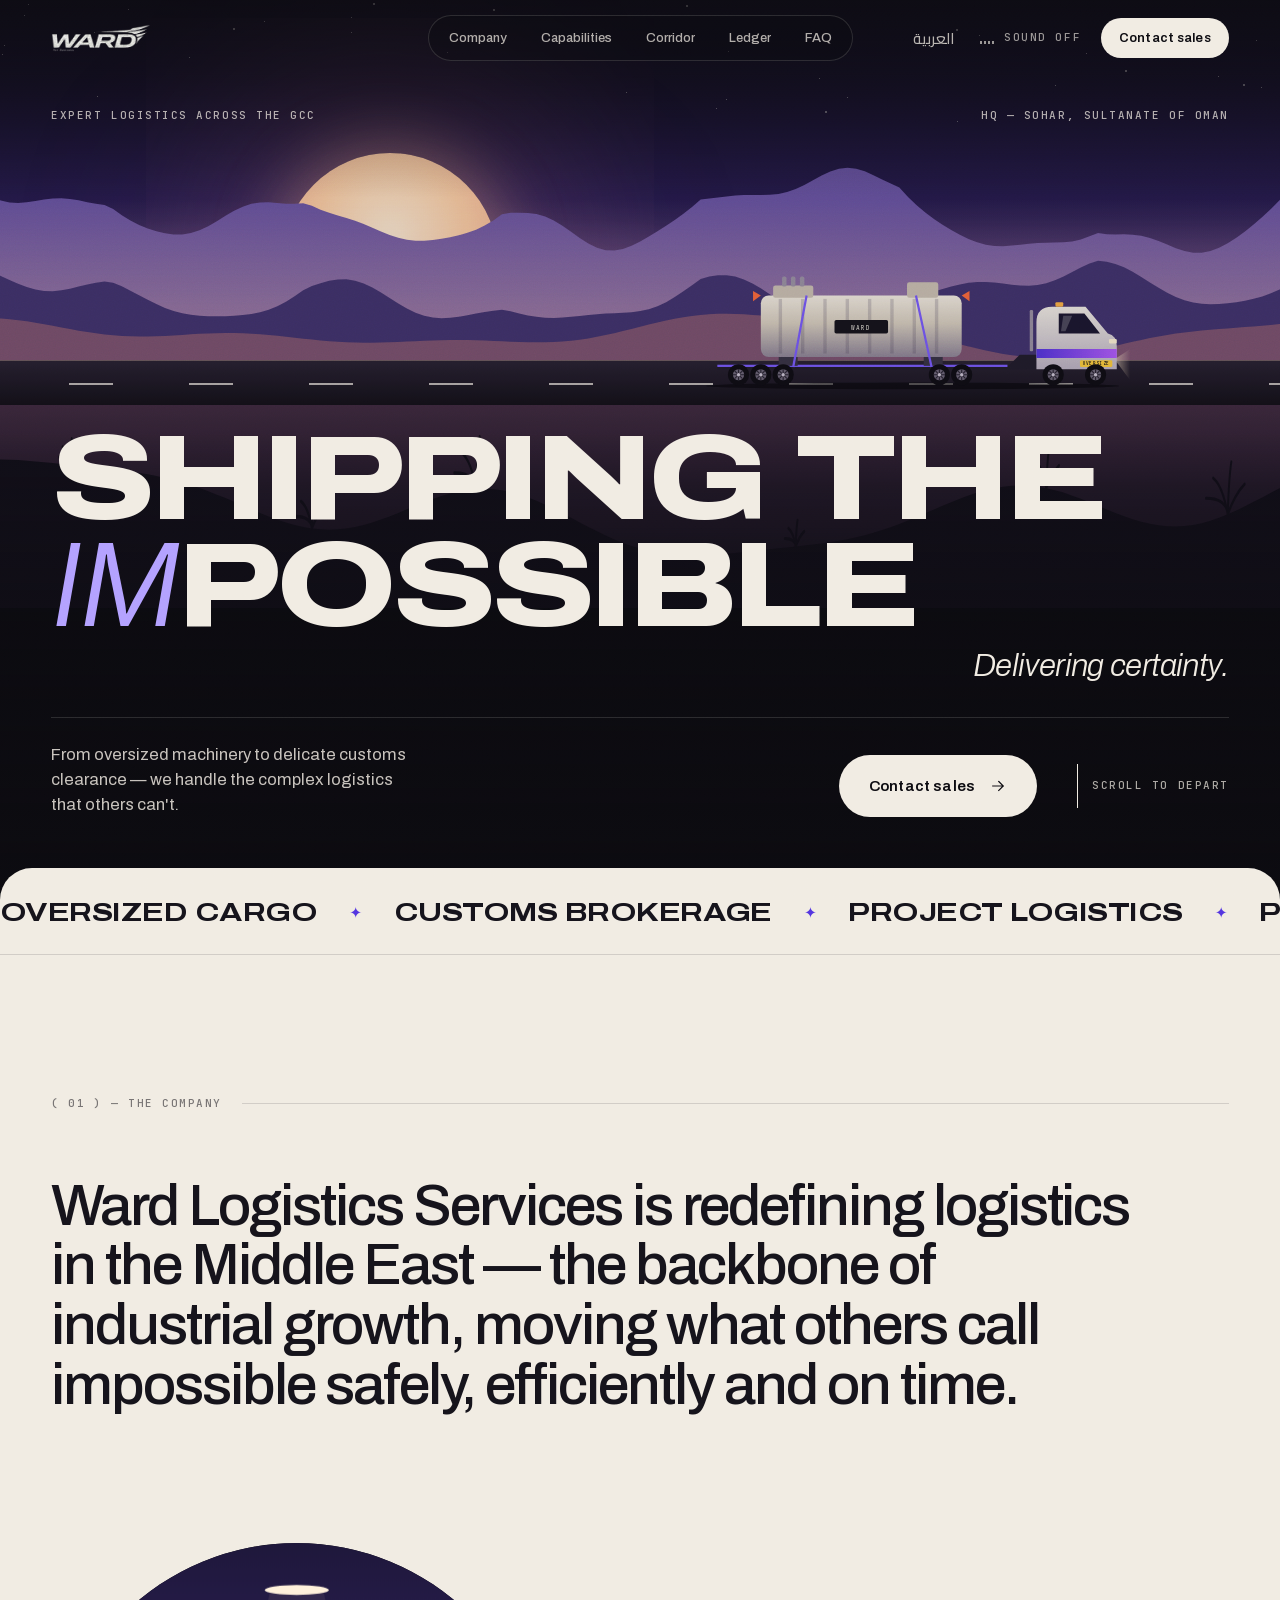
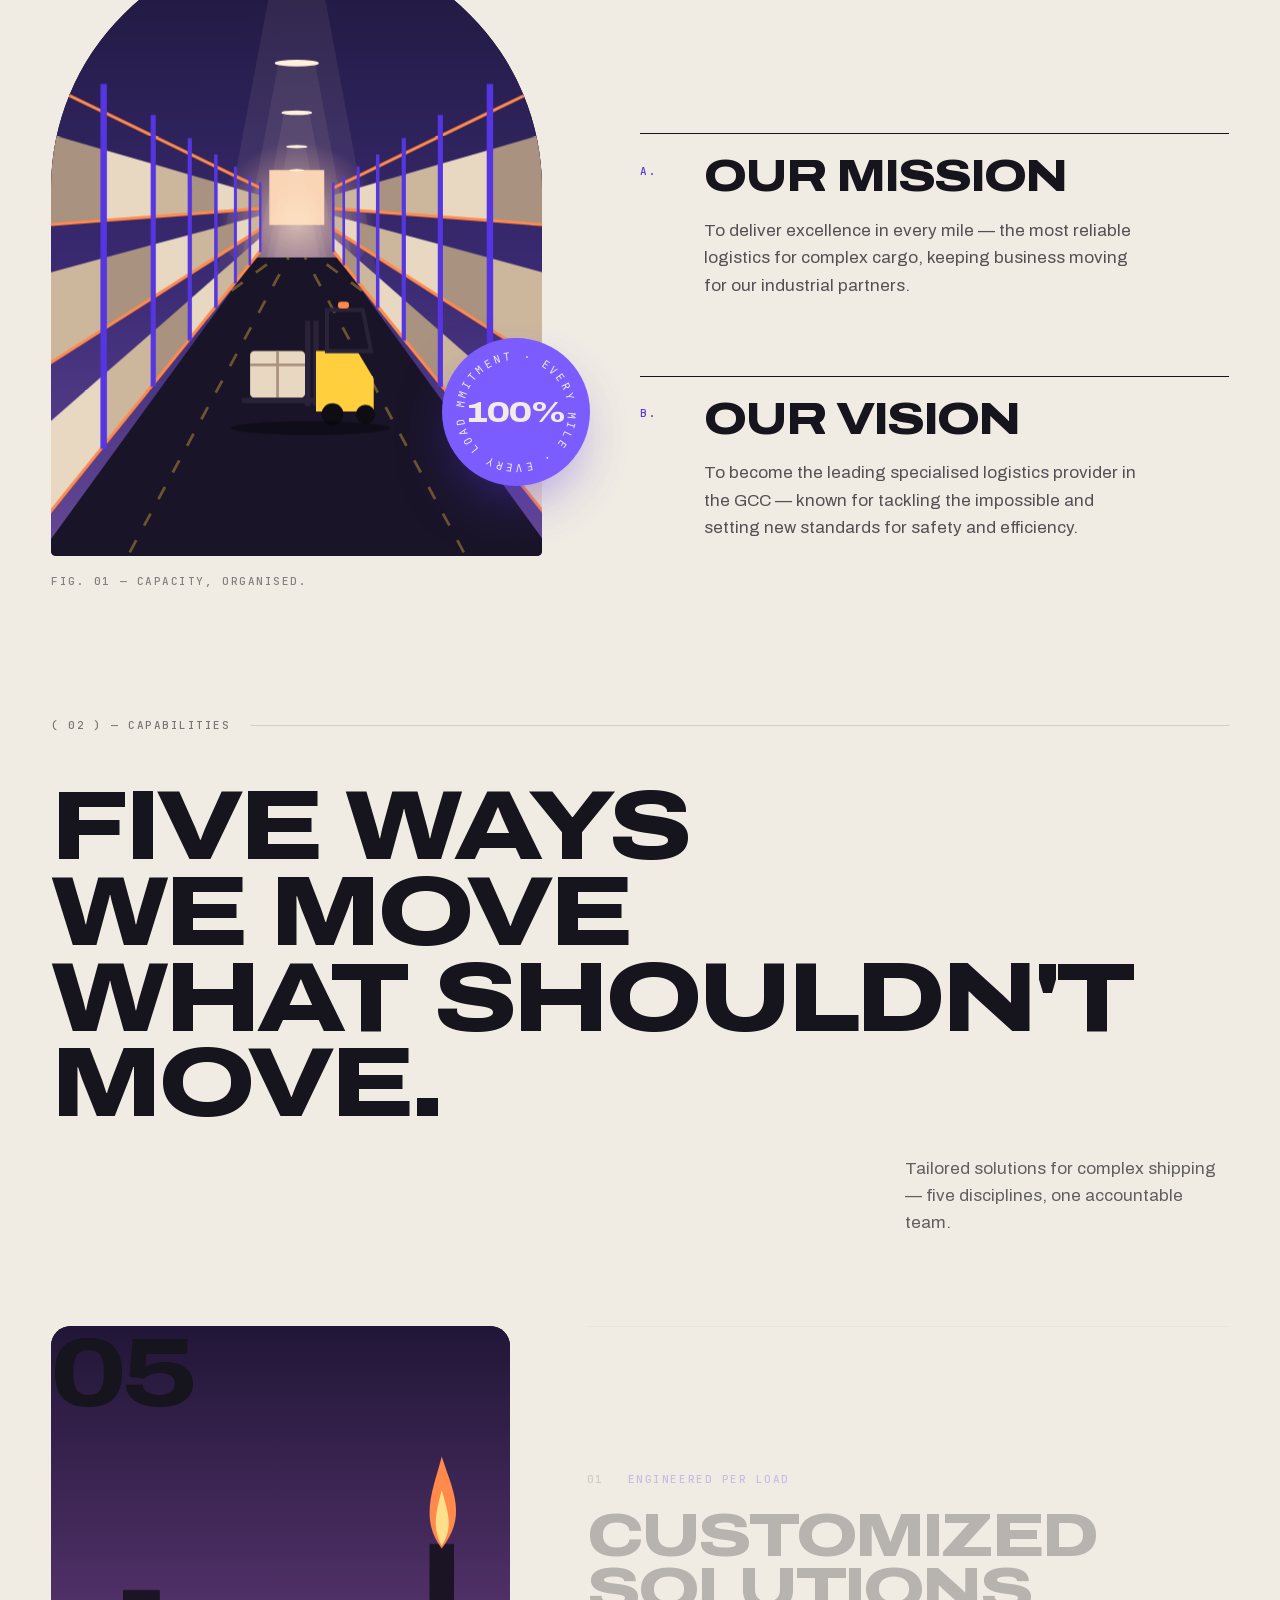
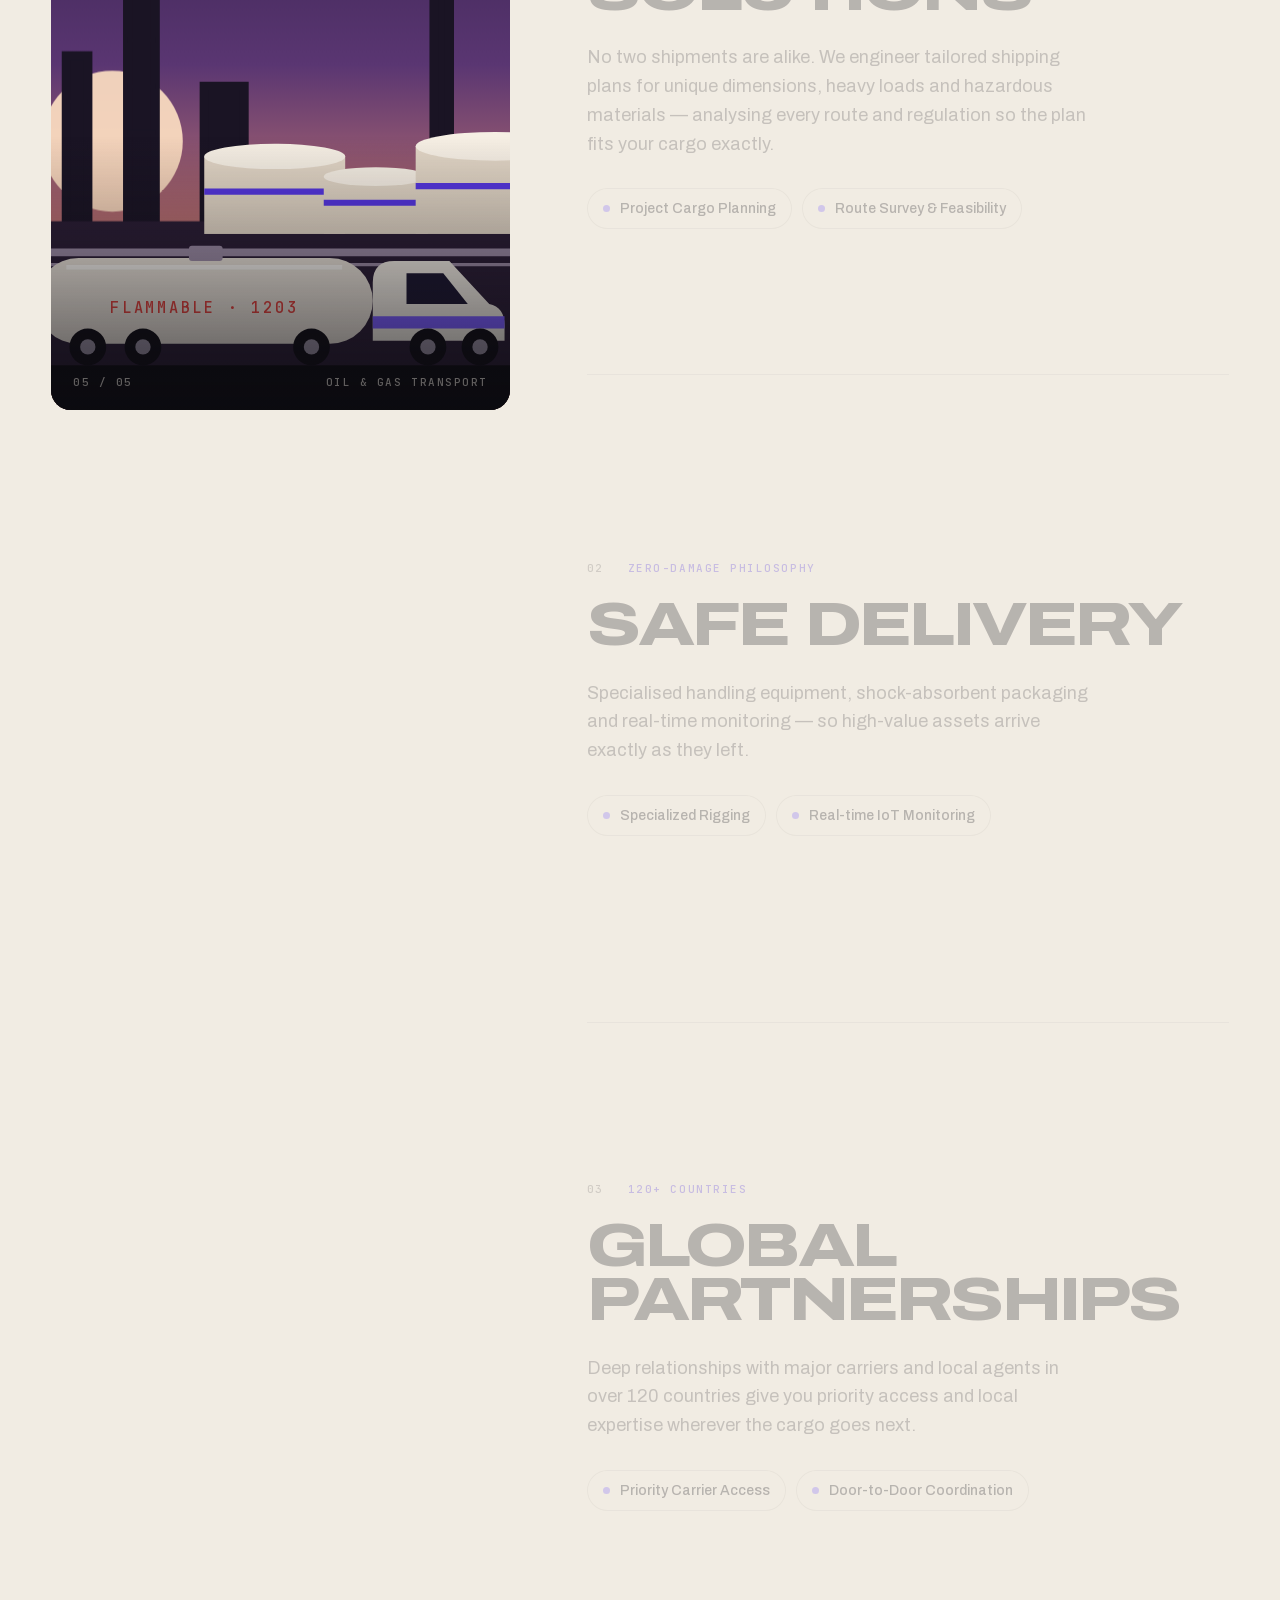
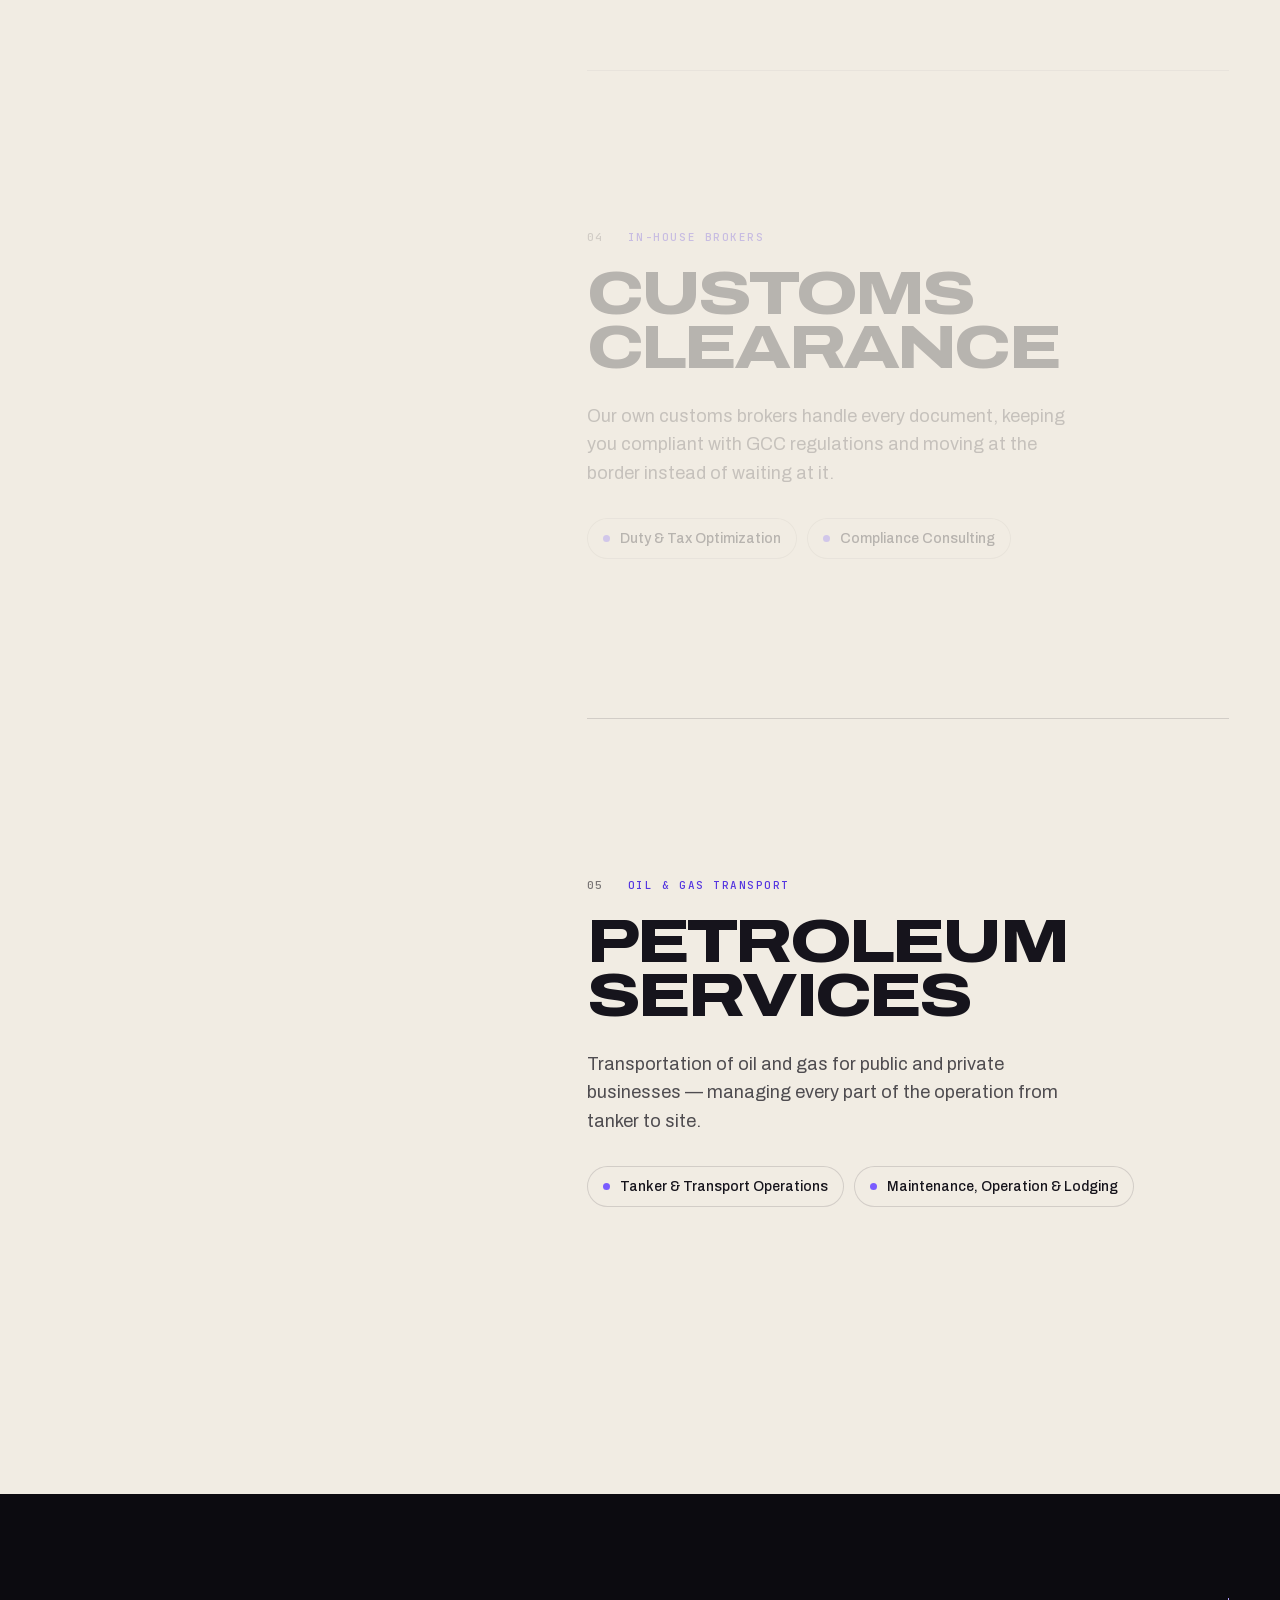
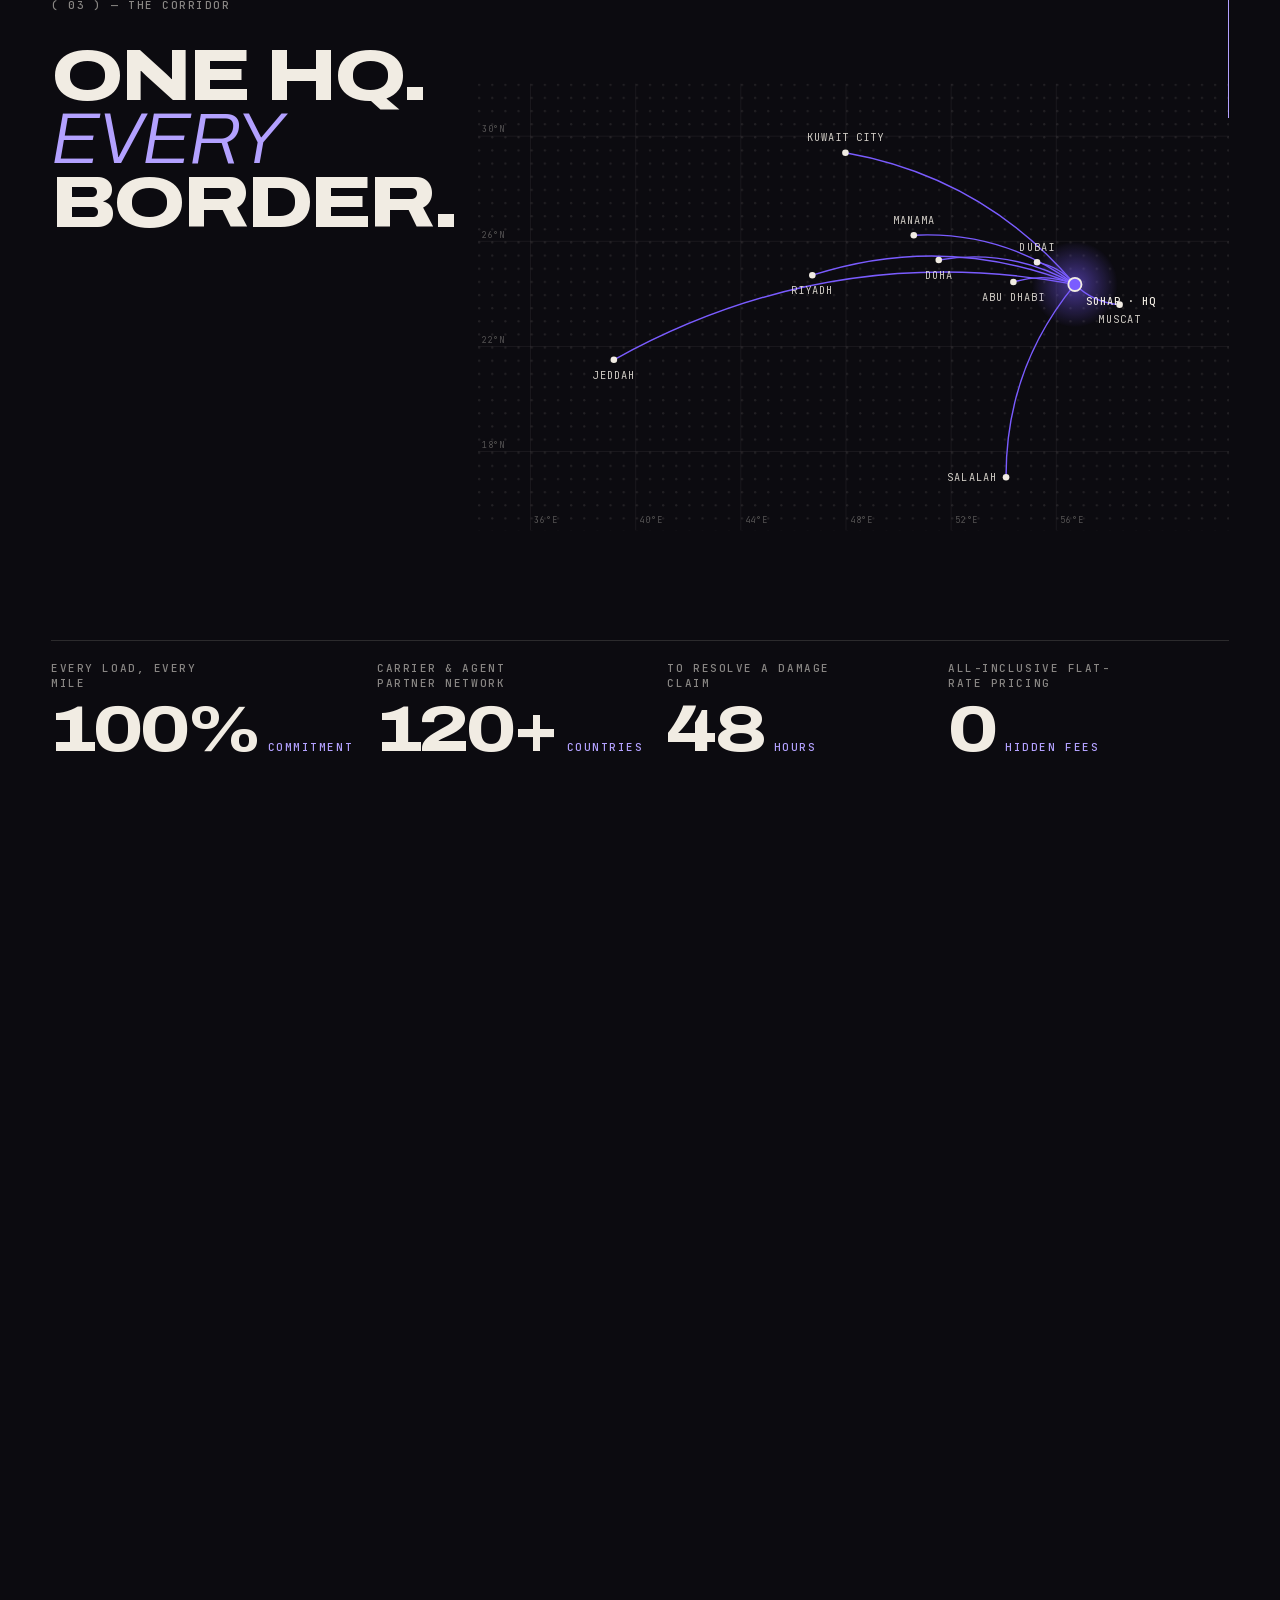
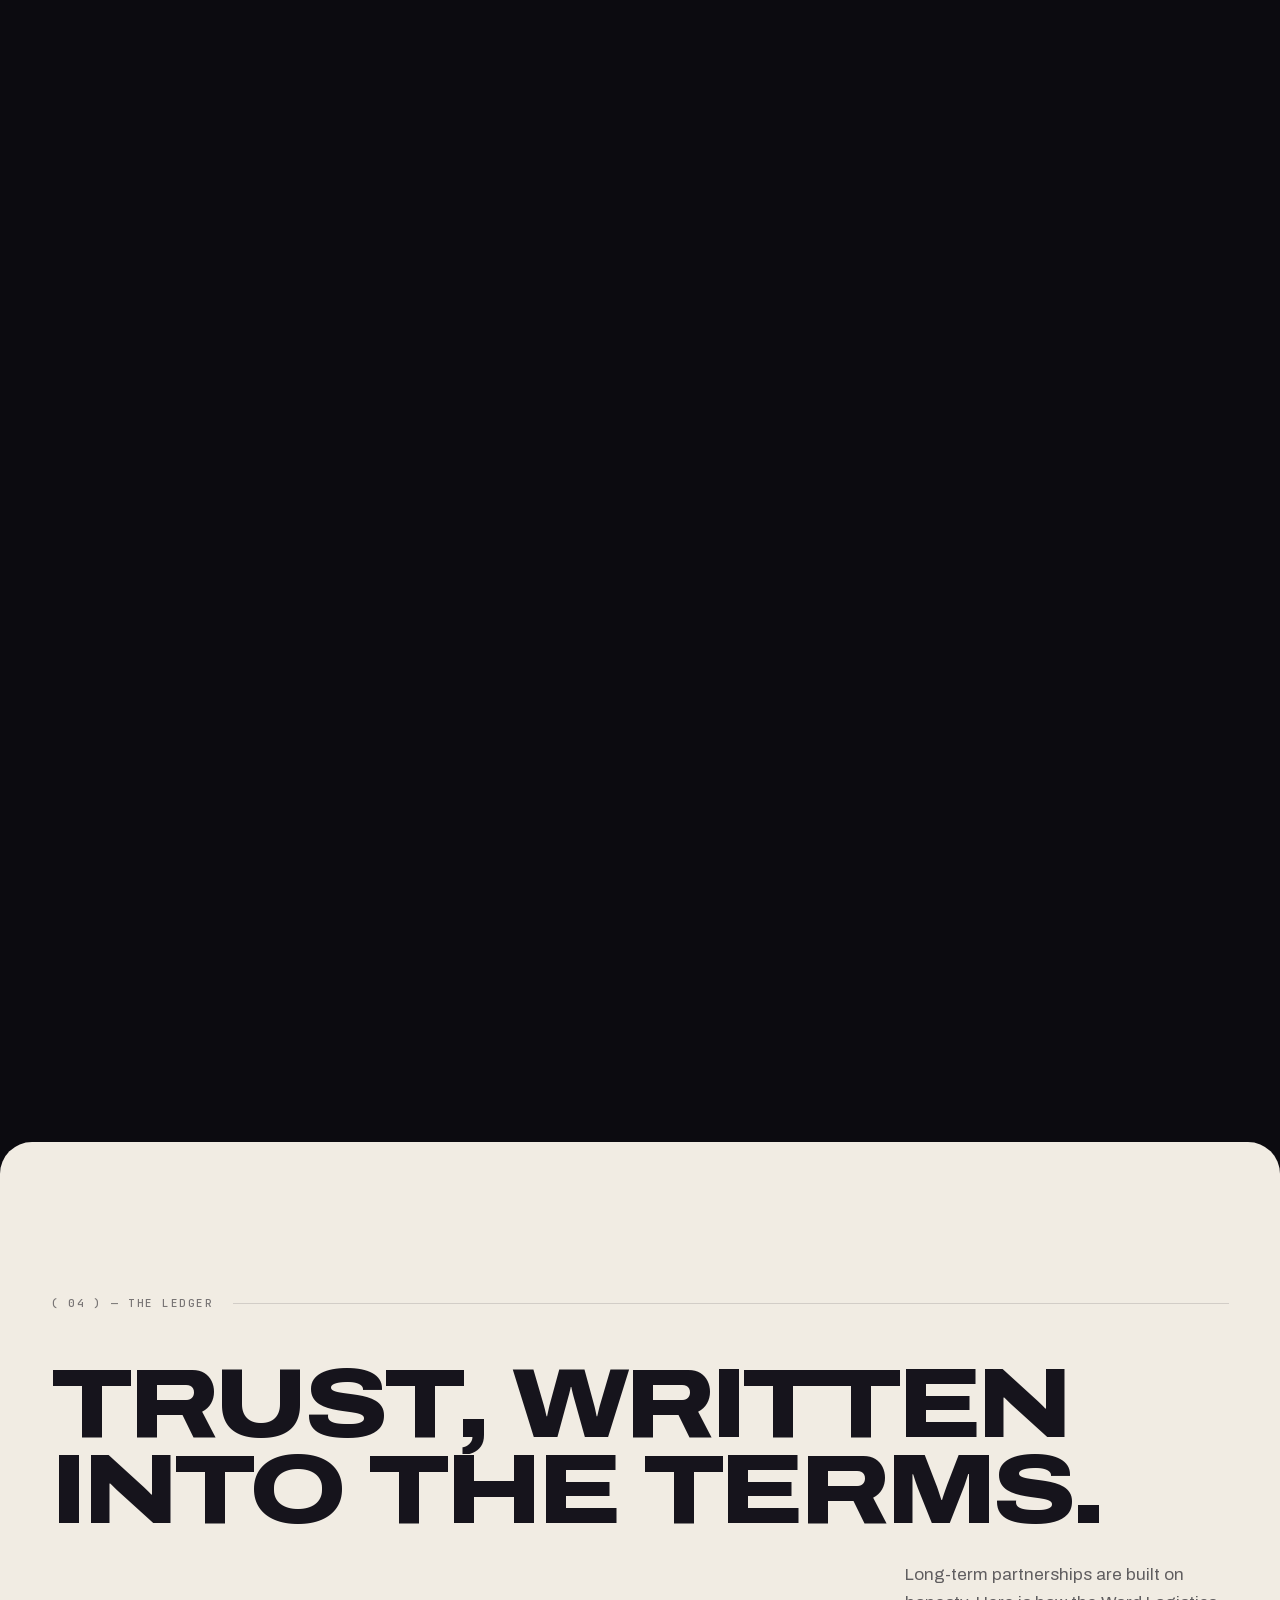
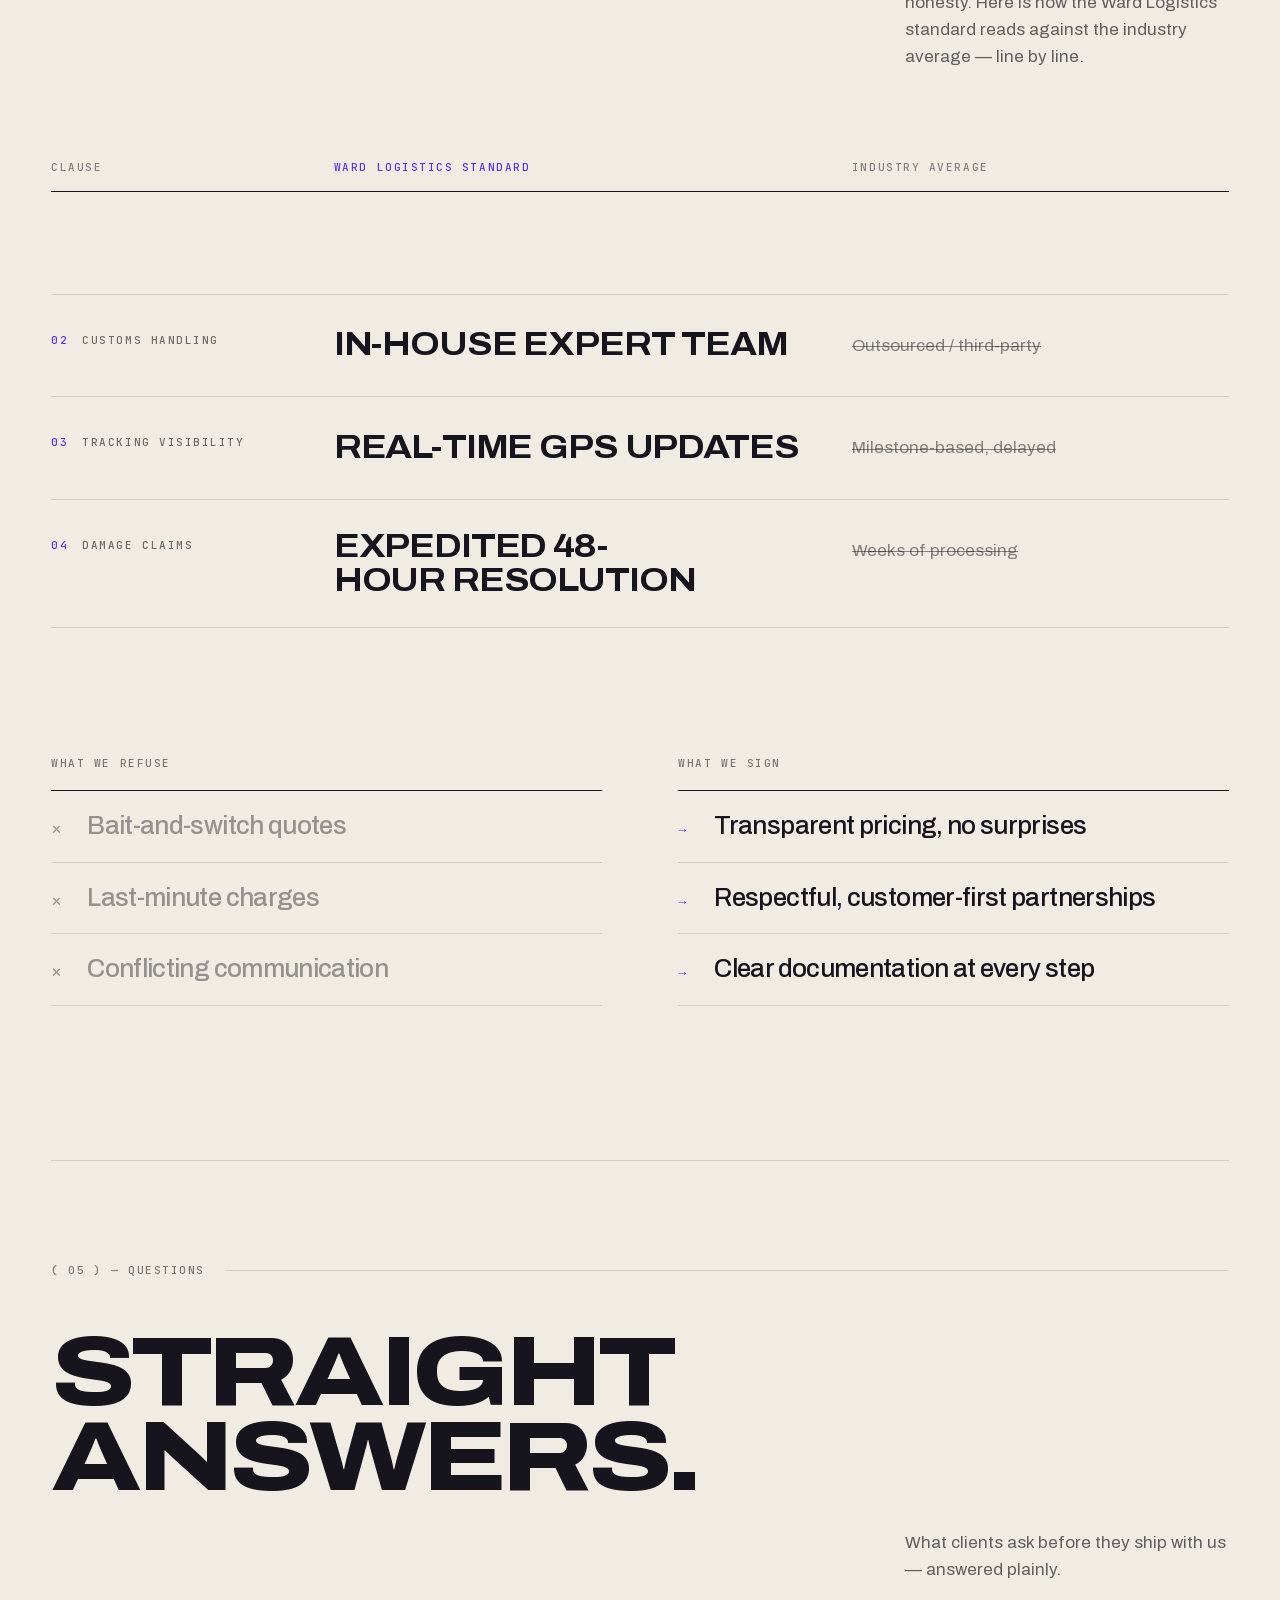
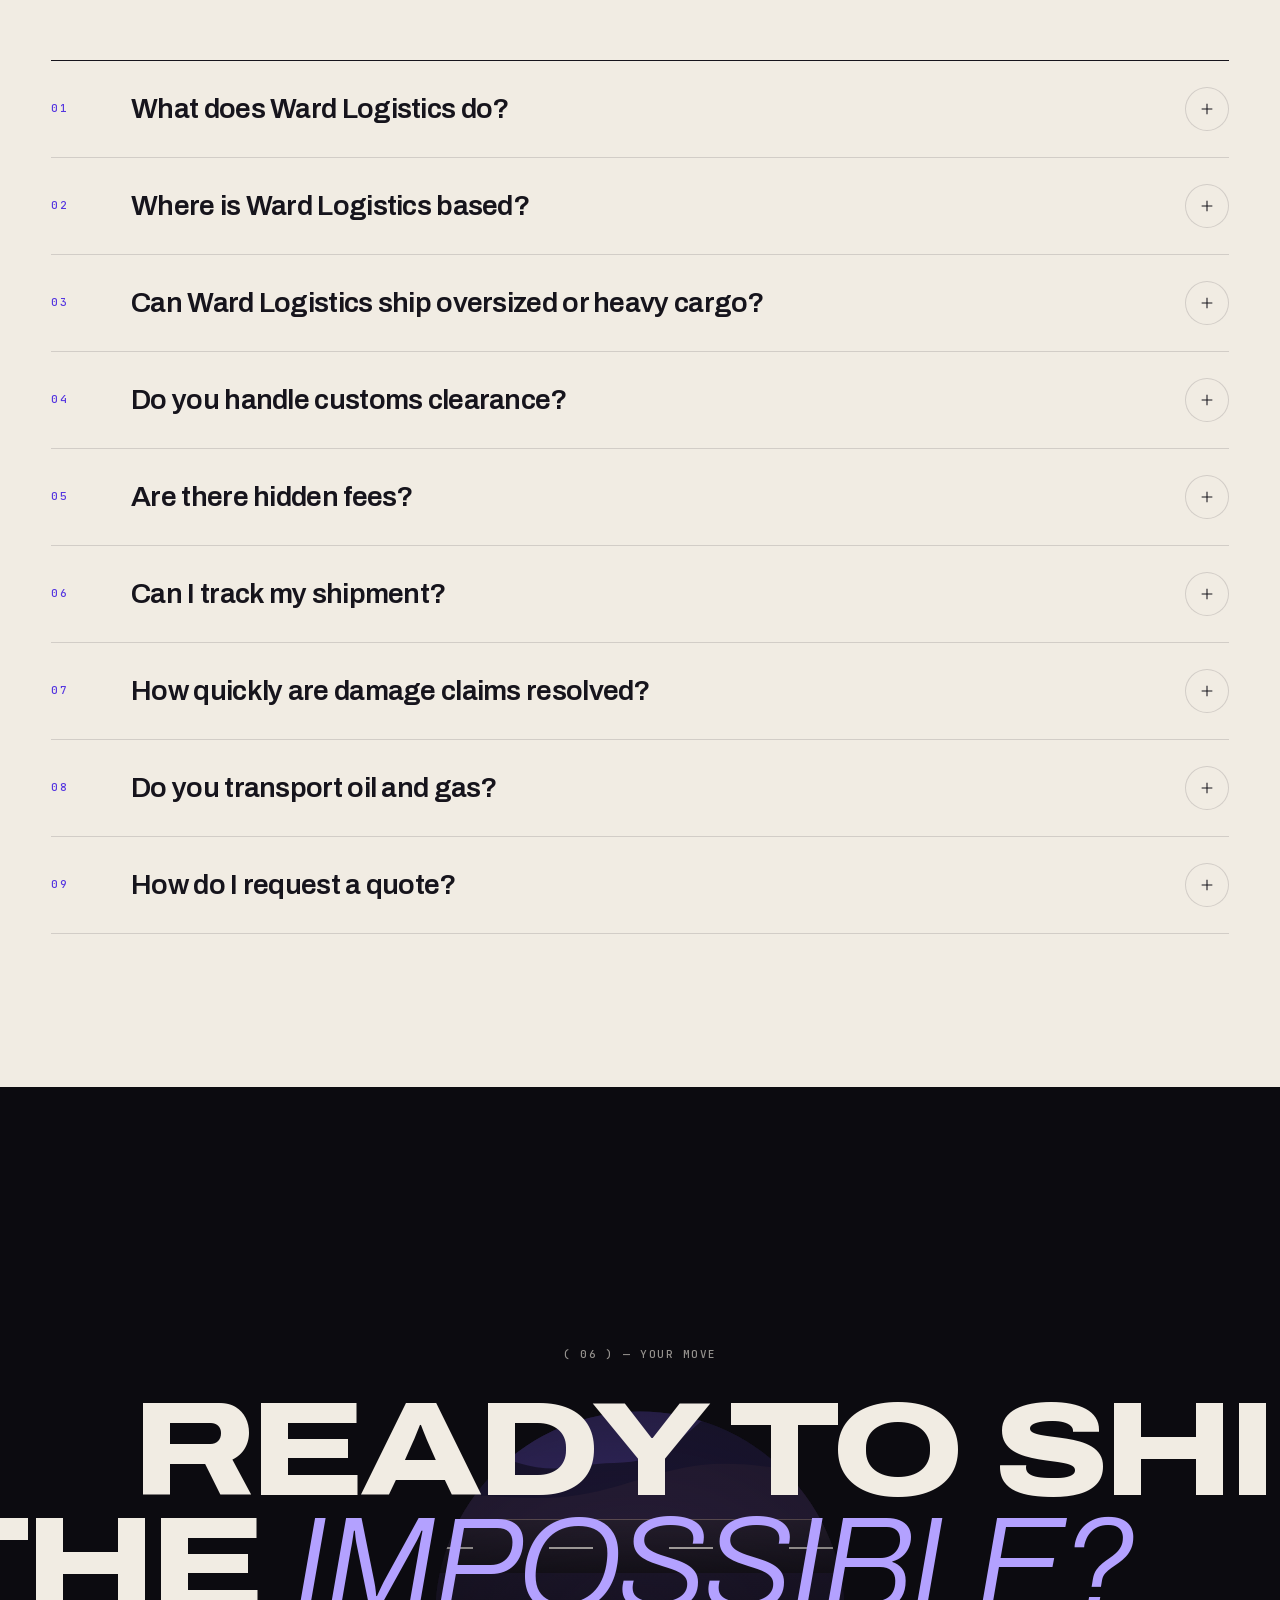
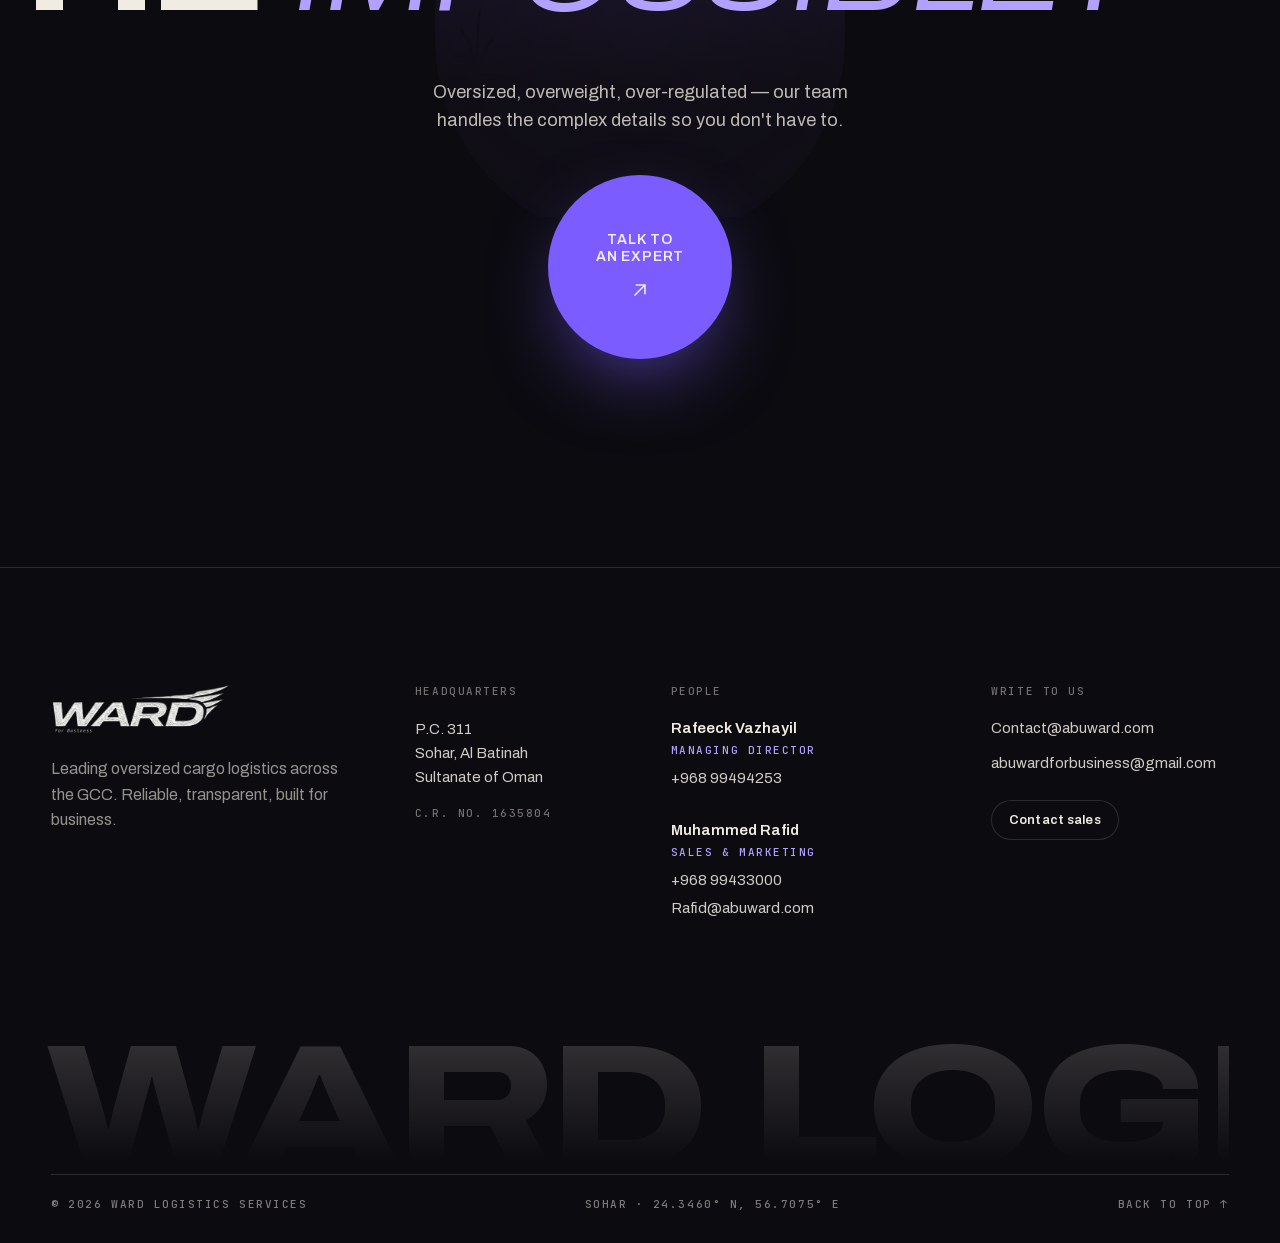
<file: index.html>
<!DOCTYPE html><!--O1URA8conOvHoU659rgLb--><html lang="en" dir="ltr" class="archivo_28ed4610-module__uYd3Ya__variable cairo_6ae70f9-module__Lfk48G__variable jetbrains_mono_4bc3e557-module__XWxg7W__variable"><head><meta charSet="utf-8"/><meta name="viewport" content="width=device-width, initial-scale=1"/><link rel="preload" href="/_next/static/media/051742360c26797e-s.p.102b7f24.woff2" as="font" crossorigin="" type="font/woff2"/><link rel="preload" href="/_next/static/media/21ca8f3f56c22ca2-s.p.158762cf.woff2" as="font" crossorigin="" type="font/woff2"/><link rel="preload" href="/_next/static/media/30fd09fbaafebc17-s.p.69f35966.woff2" as="font" crossorigin="" type="font/woff2"/><link rel="preload" href="/_next/static/media/9ff27b8a0a8f3dc0-s.p.9cb3a3e2.woff2" as="font" crossorigin="" type="font/woff2"/><link rel="preload" href="/_next/static/media/d41831e24743a3c1-s.p.ae65d18e.woff2" as="font" crossorigin="" type="font/woff2"/><link rel="preload" as="image" href="/_next/static/media/logo.2064cf2b.png"/><link rel="stylesheet" href="/_next/static/chunks/b46fef07e87fcd95.css" data-precedence="next"/><link rel="preload" as="script" fetchPriority="low" href="/_next/static/chunks/208736932fdaf118.js"/><script src="/_next/static/chunks/eed2e0271bc5f4bd.js" async=""></script><script src="/_next/static/chunks/90f3719215628d67.js" async=""></script><script src="/_next/static/chunks/turbopack-33d7ece22ed1ebcb.js" async=""></script><script src="/_next/static/chunks/3e37e293c2d912f5.js" async=""></script><script src="/_next/static/chunks/89949b3f65f95fc1.js" async=""></script><script src="/_next/static/chunks/2d41316b8a6d2fa8.js" async=""></script><script src="/_next/static/chunks/d5526f5978e91167.js" async=""></script><meta name="next-size-adjust" content=""/><meta name="theme-color" content="#0c0b10"/><title>Ward Logistics — Oversized Cargo &amp; Project Logistics Across the GCC</title><meta name="description" content="Ward Logistics Services is a Sohar-based logistics company moving oversized machinery, project cargo and petroleum across the GCC, with in-house customs clearance, real-time GPS tracking and all-inclusive flat-rate pricing."/><meta name="application-name" content="Ward Logistics"/><link rel="author" href="https://salahu01.github.io/ward-logistics"/><meta name="author" content="Ward Logistics Services"/><link rel="manifest" href="/manifest.webmanifest"/><meta name="keywords" content="oversized cargo logistics,heavy lift transport Oman,project cargo GCC,customs clearance Oman,GCC freight forwarding,petroleum transport Oman,oil and gas logistics GCC,Ward Logistics"/><meta name="creator" content="Ward Logistics Services"/><meta name="publisher" content="Ward Logistics Services"/><meta name="robots" content="index, follow"/><meta name="googlebot" content="index, follow, max-video-preview:-1, max-image-preview:large, max-snippet:-1"/><meta name="category" content="Logistics"/><meta name="geo.region" content="OM"/><meta name="geo.placename" content="Sohar"/><link rel="canonical" href="https://salahu01.github.io/ward-logistics/"/><link rel="alternate" hrefLang="en" href="https://salahu01.github.io/ward-logistics/"/><link rel="alternate" hrefLang="ar" href="https://salahu01.github.io/ward-logistics/ar/"/><link rel="alternate" hrefLang="x-default" href="https://salahu01.github.io/ward-logistics/"/><meta property="og:title" content="Ward Logistics — Oversized Cargo &amp; Project Logistics Across the GCC"/><meta property="og:description" content="Ward Logistics Services is a Sohar-based logistics company moving oversized machinery, project cargo and petroleum across the GCC, with in-house customs clearance, real-time GPS tracking and all-inclusive flat-rate pricing."/><meta property="og:url" content="https://salahu01.github.io/ward-logistics/"/><meta property="og:site_name" content="Ward Logistics"/><meta property="og:locale" content="en_US"/><meta property="og:image" content="https://salahu01.github.io/ward-logistics/og-en.png"/><meta property="og:image:width" content="1200"/><meta property="og:image:height" content="630"/><meta property="og:image:alt" content="Ward Logistics — Oversized Cargo &amp; Project Logistics Across the GCC"/><meta property="og:locale:alternate" content="ar_OM"/><meta property="og:type" content="website"/><meta name="twitter:card" content="summary_large_image"/><meta name="twitter:title" content="Ward Logistics — Oversized Cargo &amp; Project Logistics Across the GCC"/><meta name="twitter:description" content="Ward Logistics Services is a Sohar-based logistics company moving oversized machinery, project cargo and petroleum across the GCC, with in-house customs clearance, real-time GPS tracking and all-inclusive flat-rate pricing."/><meta name="twitter:image" content="https://salahu01.github.io/ward-logistics/og-en.png"/><link rel="icon" href="/favicon.ico?favicon.80c7ebd2.ico" sizes="48x48" type="image/x-icon"/><script src="/_next/static/chunks/a6dad97d9634a72d.js" noModule=""></script></head><body><div hidden=""><!--$--><!--/$--></div><script type="application/ld+json">{"@context":"https://schema.org","@graph":[{"@type":["Organization","LocalBusiness"],"@id":"https://salahu01.github.io/ward-logistics/#organization","name":"Ward Logistics","alternateName":"ورد للخدمات اللوجستية","legalName":"Ward Logistics Services","url":"https://salahu01.github.io/ward-logistics","logo":"https://salahu01.github.io/ward-logistics/logo.png","image":"https://salahu01.github.io/ward-logistics/og-en.png","description":"Ward Logistics Services is a Sohar-based logistics company moving oversized machinery, project cargo and petroleum across the GCC, with in-house customs clearance, real-time GPS tracking and all-inclusive flat-rate pricing.","email":"Contact@abuward.com","telephone":"+96899494253","identifier":{"@type":"PropertyValue","propertyID":"Commercial Registration","value":"1635804"},"address":{"@type":"PostalAddress","addressLocality":"Sohar","addressRegion":"Al Batinah","postalCode":"311","addressCountry":"OM"},"areaServed":[{"@type":"Country","name":"Oman"},{"@type":"Country","name":"United Arab Emirates"},{"@type":"Country","name":"Saudi Arabia"},{"@type":"Country","name":"Qatar"},{"@type":"Country","name":"Bahrain"},{"@type":"Country","name":"Kuwait"}],"knowsAbout":["Customized Solutions","Safe Delivery","Global Partnerships","Customs Clearance","Petroleum Services"],"contactPoint":[{"@type":"ContactPoint","name":"Rafeeck Vazhayil","contactType":"Managing Director","telephone":"+96899494253","areaServed":"GCC","availableLanguage":["English","Arabic"]},{"@type":"ContactPoint","name":"Muhammed Rafid","contactType":"Sales & Marketing","telephone":"+96899433000","email":"Rafid@abuward.com","areaServed":"GCC","availableLanguage":["English","Arabic"]}],"hasOfferCatalog":{"@type":"OfferCatalog","name":"Logistics services","itemListElement":[{"@type":"Offer","itemOffered":{"@type":"Service","name":"Customized Solutions","description":"No two shipments are alike. We engineer tailored shipping plans for unique dimensions, heavy loads and hazardous materials — analysing every route and regulation so the plan fits your cargo exactly.","serviceType":"Project Cargo Planning, Route Survey & Feasibility","provider":{"@id":"https://salahu01.github.io/ward-logistics/#organization"},"areaServed":"GCC"}},{"@type":"Offer","itemOffered":{"@type":"Service","name":"Safe Delivery","description":"Specialised handling equipment, shock-absorbent packaging and real-time monitoring — so high-value assets arrive exactly as they left.","serviceType":"Specialized Rigging, Real-time IoT Monitoring","provider":{"@id":"https://salahu01.github.io/ward-logistics/#organization"},"areaServed":"GCC"}},{"@type":"Offer","itemOffered":{"@type":"Service","name":"Global Partnerships","description":"Deep relationships with major carriers and local agents in over 120 countries give you priority access and local expertise wherever the cargo goes next.","serviceType":"Priority Carrier Access, Door-to-Door Coordination","provider":{"@id":"https://salahu01.github.io/ward-logistics/#organization"},"areaServed":"GCC"}},{"@type":"Offer","itemOffered":{"@type":"Service","name":"Customs Clearance","description":"Our own customs brokers handle every document, keeping you compliant with GCC regulations and moving at the border instead of waiting at it.","serviceType":"Duty & Tax Optimization, Compliance Consulting","provider":{"@id":"https://salahu01.github.io/ward-logistics/#organization"},"areaServed":"GCC"}},{"@type":"Offer","itemOffered":{"@type":"Service","name":"Petroleum Services","description":"Transportation of oil and gas for public and private businesses — managing every part of the operation from tanker to site.","serviceType":"Tanker & Transport Operations, Maintenance, Operation & Lodging","provider":{"@id":"https://salahu01.github.io/ward-logistics/#organization"},"areaServed":"GCC"}}]}},{"@type":"WebSite","@id":"https://salahu01.github.io/ward-logistics/#website","url":"https://salahu01.github.io/ward-logistics","name":"Ward Logistics","description":"Ward Logistics Services is a Sohar-based logistics company moving oversized machinery, project cargo and petroleum across the GCC, with in-house customs clearance, real-time GPS tracking and all-inclusive flat-rate pricing.","inLanguage":["en","ar"],"publisher":{"@id":"https://salahu01.github.io/ward-logistics/#organization"}},{"@type":"FAQPage","@id":"https://salahu01.github.io/ward-logistics/#faq","url":"https://salahu01.github.io/ward-logistics/","inLanguage":"en","mainEntity":[{"@type":"Question","name":"What does Ward Logistics do?","acceptedAnswer":{"@type":"Answer","text":"Ward Logistics Services is a specialised logistics company for complex cargo across the GCC. We move oversized machinery and project cargo, handle customs clearance in-house, coordinate door-to-door through carrier partners in over 120 countries, and transport oil and gas for public and private businesses."}},{"@type":"Question","name":"Where is Ward Logistics based?","acceptedAnswer":{"@type":"Answer","text":"Our head office is in Sohar, Al Batinah, Sultanate of Oman (Postal Code 311), registered under C.R. No. 1635804. We serve clients across the GCC."}},{"@type":"Question","name":"Can Ward Logistics ship oversized or heavy cargo?","acceptedAnswer":{"@type":"Answer","text":"Yes. Oversized and heavy cargo is our specialty. We engineer a tailored plan for each load — project cargo planning, route survey and feasibility, and specialized rigging — for unusual dimensions, heavy loads and hazardous materials."}},{"@type":"Question","name":"Do you handle customs clearance?","acceptedAnswer":{"@type":"Answer","text":"Yes. Our own in-house customs brokers prepare all documentation, keep shipments compliant with GCC regulations and minimise delays at the border, including duty and tax optimization and compliance consulting."}},{"@type":"Question","name":"Are there hidden fees?","acceptedAnswer":{"@type":"Answer","text":"No. Ward Logistics quotes an all-inclusive flat rate, with no base-rate-plus-surcharge pricing and no last-minute charges."}},{"@type":"Question","name":"Can I track my shipment?","acceptedAnswer":{"@type":"Answer","text":"Yes. Shipments are monitored in real time with GPS updates rather than delayed milestone reports, and high-value assets can be monitored with IoT sensors."}},{"@type":"Question","name":"How quickly are damage claims resolved?","acceptedAnswer":{"@type":"Answer","text":"We operate a zero-damage philosophy, and if a claim does arise we resolve it on an expedited 48-hour basis rather than weeks of processing."}},{"@type":"Question","name":"Do you transport oil and gas?","acceptedAnswer":{"@type":"Answer","text":"Yes. Our petroleum services cover the transportation of oil and gas for public and private businesses, including tanker and transport operations as well as maintenance, operation and lodging."}},{"@type":"Question","name":"How do I request a quote?","acceptedAnswer":{"@type":"Answer","text":"Contact Rafeeck Vazhayil, Managing Director, on +968 99494253."}}]}]}</script><a class="skip" href="#about">Skip to content</a><div class="intro " aria-hidden="true"><div class="intro-inner"><span class="mono intro-tag">Ward Logistics — Manifest loading</span><span class="intro-num display">000</span><div class="intro-bar"><span></span></div><span class="mono intro-coords">24.3474° N · 56.7454° E</span></div></div><header class="nav   "><a href="#home" class="nav-logo" aria-label="Ward Logistics — back to top"><img alt="" width="943" height="265" decoding="async" data-nimg="1" style="color:transparent" src="/_next/static/media/logo.2064cf2b.png"/></a><nav class="nav-links" aria-label="Primary"><span class="nav-pill" aria-hidden="true"></span><a data-id="about" href="#about"><span class="roll" data-text="Company"><span>Company</span></span></a><a data-id="services" href="#services"><span class="roll" data-text="Capabilities"><span>Capabilities</span></span></a><a data-id="corridor" href="#corridor"><span class="roll" data-text="Corridor"><span>Corridor</span></span></a><a data-id="trust" href="#trust"><span class="roll" data-text="Ledger"><span>Ledger</span></span></a><a data-id="faq" href="#faq"><span class="roll" data-text="FAQ"><span>FAQ</span></span></a></nav><div class="nav-end"><a class="lang-switch" href="/ar/" hrefLang="ar" lang="ar" aria-label="عرض الموقع باللغة العربية"><span class="roll" data-text="العربية"><span>العربية</span></span></a><button class="sound " aria-pressed="false" aria-label="Turn interface sound on"><span class="sound-bars" aria-hidden="true"><i></i><i></i><i></i><i></i></span><span class="mono">Sound off</span></button><span class="magnetic "><button class="btn btn-sm"><span class="roll" data-text="Contact sales"><span>Contact sales</span></span></button></span><button class="burger" aria-expanded="false" aria-controls="mobile-menu" aria-label="Open menu"><span></span><span></span></button></div><span class="nav-progress" aria-hidden="true"></span></header><div id="mobile-menu" class="menu " inert=""><nav aria-label="Mobile"><a href="#home" style="--i:0"><span class="mono">0<!-- -->1</span><span class="display">Arrival</span></a><a href="#about" style="--i:1"><span class="mono">0<!-- -->2</span><span class="display">Company</span></a><a href="#services" style="--i:2"><span class="mono">0<!-- -->3</span><span class="display">Capabilities</span></a><a href="#corridor" style="--i:3"><span class="mono">0<!-- -->4</span><span class="display">Corridor</span></a><a href="#trust" style="--i:4"><span class="mono">0<!-- -->5</span><span class="display">Ledger</span></a><a href="#faq" style="--i:5"><span class="mono">0<!-- -->6</span><span class="display">FAQ</span></a></nav><div class="menu-foot" style="--i:6"><button class="btn btn-block"><span class="roll" data-text="Contact sales"><span>Contact sales</span></span></button><div class="menu-meta"><span class="mono">Sohar · Sultanate of Oman</span><a class="mono link" href="/ar/" hrefLang="ar" lang="ar" aria-label="عرض الموقع باللغة العربية">العربية</a></div></div></div><main><section id="home" class="hero" data-progress="true" aria-labelledby="hero-title"><div class="hero-media" aria-hidden="true"><div class="scene " aria-hidden="true"><div class="layer sky" style="--z:0.05;--sy:34vh"><i style="left:81.93%;top:2.58%;width:1px;height:1px;animation-delay:0.64s"></i><i style="left:10.47%;top:14.49%;width:1px;height:1px;animation-delay:1.79s"></i><i style="left:80.01%;top:23.40%;width:1px;height:1px;animation-delay:0.46s"></i><i style="left:62.97%;top:22.16%;width:1px;height:1px;animation-delay:1.63s"></i><i style="left:77.85%;top:16.04%;width:1px;height:1px;animation-delay:1.38s"></i><i style="left:56.24%;top:25.70%;width:1px;height:1px;animation-delay:2.72s"></i><i style="left:98.19%;top:19.03%;width:1px;height:1px;animation-delay:3.76s"></i><i style="left:91.79%;top:21.95%;width:1px;height:1px;animation-delay:0.27s"></i><i style="left:82.23%;top:17.94%;width:1px;height:1px;animation-delay:2.96s"></i><i style="left:94.88%;top:23.77%;width:1px;height:1px;animation-delay:3.32s"></i><i style="left:74.97%;top:2.40%;width:1px;height:1px;animation-delay:1.43s"></i><i style="left:64.95%;top:25.50%;width:1px;height:1px;animation-delay:3.60s"></i><i style="left:20.57%;top:13.84%;width:2px;height:2px;animation-delay:2.61s"></i><i style="left:93.58%;top:23.17%;width:2px;height:2px;animation-delay:1.00s"></i><i style="left:12.07%;top:6.14%;width:1px;height:1px;animation-delay:3.52s"></i><i style="left:83.04%;top:0.28%;width:1px;height:1px;animation-delay:3.15s"></i><i style="left:17.33%;top:18.67%;width:1px;height:1px;animation-delay:2.82s"></i><i style="left:6.73%;top:1.58%;width:1px;height:1px;animation-delay:3.56s"></i><i style="left:94.52%;top:15.88%;width:1px;height:1px;animation-delay:1.65s"></i><i style="left:19.91%;top:28.86%;width:1px;height:1px;animation-delay:1.61s"></i><i style="left:72.82%;top:14.01%;width:2px;height:2px;animation-delay:2.04s"></i><i style="left:10.68%;top:25.19%;width:1px;height:1px;animation-delay:0.90s"></i><i style="left:39.35%;top:10.69%;width:2px;height:2px;animation-delay:0.43s"></i><i style="left:85.09%;top:20.89%;width:2px;height:2px;animation-delay:1.45s"></i><i style="left:22.77%;top:12.68%;width:1px;height:1px;animation-delay:0.20s"></i><i style="left:53.28%;top:9.97%;width:2px;height:2px;animation-delay:0.28s"></i><i style="left:58.36%;top:3.09%;width:2px;height:2px;animation-delay:1.06s"></i><i style="left:48.98%;top:24.54%;width:1px;height:1px;animation-delay:2.81s"></i><i style="left:5.41%;top:11.64%;width:1px;height:1px;animation-delay:1.66s"></i><i style="left:5.70%;top:9.82%;width:1px;height:1px;animation-delay:2.36s"></i><i style="left:29.09%;top:11.99%;width:1px;height:1px;animation-delay:2.74s"></i><i style="left:63.36%;top:27.86%;width:2px;height:2px;animation-delay:1.80s"></i><i style="left:3.99%;top:16.62%;width:1px;height:1px;animation-delay:3.20s"></i><i style="left:36.00%;top:17.82%;width:1px;height:1px;animation-delay:3.35s"></i><i style="left:74.48%;top:14.94%;width:1px;height:1px;animation-delay:1.04s"></i><i style="left:3.83%;top:18.20%;width:1px;height:1px;animation-delay:1.66s"></i><i style="left:98.84%;top:7.18%;width:1px;height:1px;animation-delay:2.45s"></i><i style="left:5.13%;top:2.74%;width:1px;height:1px;animation-delay:2.68s"></i><i style="left:30.67%;top:9.57%;width:2px;height:2px;animation-delay:0.43s"></i><i style="left:88.54%;top:15.25%;width:1px;height:1px;animation-delay:2.97s"></i><i style="left:12.96%;top:10.58%;width:1px;height:1px;animation-delay:0.39s"></i><i style="left:56.36%;top:17.62%;width:1px;height:1px;animation-delay:3.08s"></i><i style="left:29.11%;top:14.53%;width:1px;height:1px;animation-delay:0.72s"></i><i style="left:55.51%;top:27.35%;width:1px;height:1px;animation-delay:3.68s"></i><i style="left:47.41%;top:0.93%;width:2px;height:2px;animation-delay:3.75s"></i><i style="left:72.91%;top:29.40%;width:1px;height:1px;animation-delay:3.54s"></i></div><div class="layer sun-wrap" style="--z:0.12;--sy:30vh"><div class="sun"></div></div><div class="layer l-far" style="--z:0.22;--sy:24vh"><div class="loop" style="--speed:260s"><svg viewBox="0 0 1600 300" preserveAspectRatio="none" class="r-far" aria-hidden="true"><path d="M0,300 L0.0,106.4 L10.0,109.0 L20.0,113.4 L30.0,119.1 L40.0,125.2 L50.0,130.9 L60.0,135.3 L70.0,138.0 L80.0,138.7 L90.0,137.8 L100.0,136.0 L110.0,134.0 L120.0,132.6 L130.0,132.3 L140.0,133.2 L150.0,135.1 L160.0,137.5 L170.0,139.7 L180.0,141.3 L190.0,146.5 L200.0,155.0 L210.0,162.1 L220.0,167.9 L230.0,172.7 L240.0,176.4 L250.0,179.1 L260.0,180.6 L270.0,180.5 L280.0,178.7 L290.0,175.0 L300.0,169.5 L310.0,162.9 L320.0,155.8 L330.0,149.0 L340.0,143.5 L350.0,139.8 L360.0,137.9 L370.0,137.7 L380.0,138.5 L390.0,139.5 L400.0,139.8 L410.0,138.9 L420.0,142.4 L430.0,147.7 L440.0,151.8 L450.0,155.2 L460.0,158.5 L470.0,162.3 L480.0,166.6 L490.0,171.5 L500.0,176.5 L510.0,181.2 L520.0,185.0 L530.0,187.6 L540.0,188.9 L550.0,188.9 L560.0,187.9 L570.0,186.3 L580.0,184.2 L590.0,181.6 L600.0,178.4 L610.0,174.2 L620.0,168.8 L630.0,161.9 L640.0,153.6 L650.0,151.8 L660.0,151.7 L670.0,152.0 L680.0,153.4 L690.0,156.7 L700.0,161.9 L710.0,168.9 L720.0,177.1 L730.0,185.4 L740.0,192.8 L750.0,198.4 L760.0,201.6 L770.0,202.0 L780.0,199.9 L790.0,195.7 L800.0,190.0 L810.0,183.4 L820.0,176.3 L830.0,168.9 L840.0,161.2 L850.0,152.9 L860.0,143.9 L870.0,134.1 L880.0,132.6 L890.0,131.3 L900.0,129.9 L910.0,128.8 L920.0,128.1 L930.0,127.9 L940.0,128.0 L950.0,127.7 L960.0,126.5 L970.0,124.0 L980.0,119.9 L990.0,114.5 L1000.0,108.2 L1010.0,101.9 L1020.0,96.5 L1030.0,92.9 L1040.0,91.7 L1050.0,92.9 L1060.0,96.4 L1070.0,101.5 L1080.0,107.2 L1090.0,112.7 L1100.0,118.0 L1110.0,130.6 L1120.0,141.8 L1130.0,151.4 L1140.0,160.0 L1150.0,167.6 L1160.0,174.7 L1170.0,181.1 L1180.0,186.6 L1190.0,191.1 L1200.0,194.2 L1210.0,195.9 L1220.0,196.2 L1230.0,195.4 L1240.0,194.2 L1250.0,192.9 L1260.0,192.0 L1270.0,191.6 L1280.0,191.4 L1290.0,191.1 L1300.0,190.0 L1310.0,187.4 L1320.0,183.0 L1330.0,178.7 L1340.0,180.2 L1350.0,180.5 L1360.0,180.4 L1370.0,180.9 L1380.0,182.4 L1390.0,185.2 L1400.0,189.3 L1410.0,194.1 L1420.0,198.9 L1430.0,202.7 L1440.0,204.9 L1450.0,204.9 L1460.0,202.7 L1470.0,198.4 L1480.0,192.4 L1490.0,184.9 L1500.0,176.5 L1510.0,167.3 L1520.0,157.3 L1530.0,146.5 L1540.0,134.9 L1550.0,122.4 L1560.0,113.1 L1570.0,109.8 L1580.0,107.2 L1590.0,105.9 L1600.0,106.4 L1600,300 Z"></path></svg><svg viewBox="0 0 1600 300" preserveAspectRatio="none" class="r-far" aria-hidden="true"><path d="M0,300 L0.0,106.4 L10.0,109.0 L20.0,113.4 L30.0,119.1 L40.0,125.2 L50.0,130.9 L60.0,135.3 L70.0,138.0 L80.0,138.7 L90.0,137.8 L100.0,136.0 L110.0,134.0 L120.0,132.6 L130.0,132.3 L140.0,133.2 L150.0,135.1 L160.0,137.5 L170.0,139.7 L180.0,141.3 L190.0,146.5 L200.0,155.0 L210.0,162.1 L220.0,167.9 L230.0,172.7 L240.0,176.4 L250.0,179.1 L260.0,180.6 L270.0,180.5 L280.0,178.7 L290.0,175.0 L300.0,169.5 L310.0,162.9 L320.0,155.8 L330.0,149.0 L340.0,143.5 L350.0,139.8 L360.0,137.9 L370.0,137.7 L380.0,138.5 L390.0,139.5 L400.0,139.8 L410.0,138.9 L420.0,142.4 L430.0,147.7 L440.0,151.8 L450.0,155.2 L460.0,158.5 L470.0,162.3 L480.0,166.6 L490.0,171.5 L500.0,176.5 L510.0,181.2 L520.0,185.0 L530.0,187.6 L540.0,188.9 L550.0,188.9 L560.0,187.9 L570.0,186.3 L580.0,184.2 L590.0,181.6 L600.0,178.4 L610.0,174.2 L620.0,168.8 L630.0,161.9 L640.0,153.6 L650.0,151.8 L660.0,151.7 L670.0,152.0 L680.0,153.4 L690.0,156.7 L700.0,161.9 L710.0,168.9 L720.0,177.1 L730.0,185.4 L740.0,192.8 L750.0,198.4 L760.0,201.6 L770.0,202.0 L780.0,199.9 L790.0,195.7 L800.0,190.0 L810.0,183.4 L820.0,176.3 L830.0,168.9 L840.0,161.2 L850.0,152.9 L860.0,143.9 L870.0,134.1 L880.0,132.6 L890.0,131.3 L900.0,129.9 L910.0,128.8 L920.0,128.1 L930.0,127.9 L940.0,128.0 L950.0,127.7 L960.0,126.5 L970.0,124.0 L980.0,119.9 L990.0,114.5 L1000.0,108.2 L1010.0,101.9 L1020.0,96.5 L1030.0,92.9 L1040.0,91.7 L1050.0,92.9 L1060.0,96.4 L1070.0,101.5 L1080.0,107.2 L1090.0,112.7 L1100.0,118.0 L1110.0,130.6 L1120.0,141.8 L1130.0,151.4 L1140.0,160.0 L1150.0,167.6 L1160.0,174.7 L1170.0,181.1 L1180.0,186.6 L1190.0,191.1 L1200.0,194.2 L1210.0,195.9 L1220.0,196.2 L1230.0,195.4 L1240.0,194.2 L1250.0,192.9 L1260.0,192.0 L1270.0,191.6 L1280.0,191.4 L1290.0,191.1 L1300.0,190.0 L1310.0,187.4 L1320.0,183.0 L1330.0,178.7 L1340.0,180.2 L1350.0,180.5 L1360.0,180.4 L1370.0,180.9 L1380.0,182.4 L1390.0,185.2 L1400.0,189.3 L1410.0,194.1 L1420.0,198.9 L1430.0,202.7 L1440.0,204.9 L1450.0,204.9 L1460.0,202.7 L1470.0,198.4 L1480.0,192.4 L1490.0,184.9 L1500.0,176.5 L1510.0,167.3 L1520.0,157.3 L1530.0,146.5 L1540.0,134.9 L1550.0,122.4 L1560.0,113.1 L1570.0,109.8 L1580.0,107.2 L1590.0,105.9 L1600.0,106.4 L1600,300 Z"></path></svg></div></div><div class="layer l-haze" style="--z:0.3;--sy:20vh"></div><div class="layer l-near" style="--z:0.38;--sy:17vh"><div class="loop" style="--speed:150s"><svg viewBox="0 0 1600 300" preserveAspectRatio="none" class="r-near" aria-hidden="true"><path d="M0,300 L0.0,142.5 L10.0,139.7 L20.0,138.6 L30.0,139.4 L40.0,142.1 L50.0,146.6 L60.0,152.3 L70.0,158.6 L80.0,164.7 L90.0,170.0 L100.0,173.9 L110.0,176.1 L120.0,176.4 L130.0,175.1 L140.0,172.5 L150.0,169.2 L160.0,165.8 L170.0,162.9 L180.0,161.0 L190.0,163.0 L200.0,168.8 L210.0,175.6 L220.0,182.8 L230.0,190.2 L240.0,197.0 L250.0,203.1 L260.0,207.9 L270.0,211.6 L280.0,214.0 L290.0,215.5 L300.0,216.2 L310.0,216.3 L320.0,216.1 L330.0,215.5 L340.0,214.4 L350.0,212.6 L360.0,209.8 L370.0,205.8 L380.0,200.2 L390.0,193.1 L400.0,184.5 L410.0,174.9 L420.0,168.3 L430.0,163.7 L440.0,160.0 L450.0,157.8 L460.0,157.6 L470.0,159.8 L480.0,164.2 L490.0,170.7 L500.0,178.6 L510.0,187.3 L520.0,196.0 L530.0,204.0 L540.0,210.6 L550.0,215.4 L560.0,218.3 L570.0,219.3 L580.0,218.7 L590.0,217.0 L600.0,214.7 L610.0,212.1 L620.0,209.7 L630.0,207.6 L640.0,205.8 L650.0,208.4 L660.0,211.9 L670.0,214.9 L680.0,217.2 L690.0,218.5 L700.0,218.9 L710.0,218.3 L720.0,217.1 L730.0,215.7 L740.0,214.2 L750.0,213.0 L760.0,212.1 L770.0,211.5 L780.0,210.9 L790.0,209.9 L800.0,208.1 L810.0,205.0 L820.0,200.3 L830.0,193.9 L840.0,185.9 L850.0,176.7 L860.0,166.9 L870.0,157.1 L880.0,153.1 L890.0,151.1 L900.0,151.0 L910.0,153.3 L920.0,157.9 L930.0,164.4 L940.0,172.4 L950.0,181.2 L960.0,190.0 L970.0,198.1 L980.0,204.9 L990.0,209.9 L1000.0,213.2 L1010.0,214.6 L1020.0,214.4 L1030.0,212.9 L1040.0,210.5 L1050.0,207.6 L1060.0,204.2 L1070.0,200.4 L1080.0,196.3 L1090.0,191.6 L1100.0,186.6 L1110.0,185.6 L1120.0,183.6 L1130.0,180.7 L1140.0,177.1 L1150.0,173.1 L1160.0,169.1 L1170.0,165.7 L1180.0,163.2 L1190.0,161.9 L1200.0,161.8 L1210.0,162.7 L1220.0,164.4 L1230.0,166.1 L1240.0,167.5 L1250.0,167.8 L1260.0,166.6 L1270.0,163.7 L1280.0,159.1 L1290.0,153.1 L1300.0,146.1 L1310.0,139.0 L1320.0,132.4 L1330.0,128.1 L1340.0,129.7 L1350.0,133.2 L1360.0,138.6 L1370.0,145.6 L1380.0,153.8 L1390.0,162.6 L1400.0,171.1 L1410.0,179.0 L1420.0,185.6 L1430.0,190.8 L1440.0,194.3 L1450.0,196.4 L1460.0,197.2 L1470.0,196.9 L1480.0,195.8 L1490.0,194.0 L1500.0,191.7 L1510.0,188.6 L1520.0,184.8 L1530.0,179.9 L1540.0,173.8 L1550.0,166.4 L1560.0,159.8 L1570.0,155.7 L1580.0,151.1 L1590.0,146.5 L1600.0,142.5 L1600,300 Z"></path></svg><svg viewBox="0 0 1600 300" preserveAspectRatio="none" class="r-near" aria-hidden="true"><path d="M0,300 L0.0,142.5 L10.0,139.7 L20.0,138.6 L30.0,139.4 L40.0,142.1 L50.0,146.6 L60.0,152.3 L70.0,158.6 L80.0,164.7 L90.0,170.0 L100.0,173.9 L110.0,176.1 L120.0,176.4 L130.0,175.1 L140.0,172.5 L150.0,169.2 L160.0,165.8 L170.0,162.9 L180.0,161.0 L190.0,163.0 L200.0,168.8 L210.0,175.6 L220.0,182.8 L230.0,190.2 L240.0,197.0 L250.0,203.1 L260.0,207.9 L270.0,211.6 L280.0,214.0 L290.0,215.5 L300.0,216.2 L310.0,216.3 L320.0,216.1 L330.0,215.5 L340.0,214.4 L350.0,212.6 L360.0,209.8 L370.0,205.8 L380.0,200.2 L390.0,193.1 L400.0,184.5 L410.0,174.9 L420.0,168.3 L430.0,163.7 L440.0,160.0 L450.0,157.8 L460.0,157.6 L470.0,159.8 L480.0,164.2 L490.0,170.7 L500.0,178.6 L510.0,187.3 L520.0,196.0 L530.0,204.0 L540.0,210.6 L550.0,215.4 L560.0,218.3 L570.0,219.3 L580.0,218.7 L590.0,217.0 L600.0,214.7 L610.0,212.1 L620.0,209.7 L630.0,207.6 L640.0,205.8 L650.0,208.4 L660.0,211.9 L670.0,214.9 L680.0,217.2 L690.0,218.5 L700.0,218.9 L710.0,218.3 L720.0,217.1 L730.0,215.7 L740.0,214.2 L750.0,213.0 L760.0,212.1 L770.0,211.5 L780.0,210.9 L790.0,209.9 L800.0,208.1 L810.0,205.0 L820.0,200.3 L830.0,193.9 L840.0,185.9 L850.0,176.7 L860.0,166.9 L870.0,157.1 L880.0,153.1 L890.0,151.1 L900.0,151.0 L910.0,153.3 L920.0,157.9 L930.0,164.4 L940.0,172.4 L950.0,181.2 L960.0,190.0 L970.0,198.1 L980.0,204.9 L990.0,209.9 L1000.0,213.2 L1010.0,214.6 L1020.0,214.4 L1030.0,212.9 L1040.0,210.5 L1050.0,207.6 L1060.0,204.2 L1070.0,200.4 L1080.0,196.3 L1090.0,191.6 L1100.0,186.6 L1110.0,185.6 L1120.0,183.6 L1130.0,180.7 L1140.0,177.1 L1150.0,173.1 L1160.0,169.1 L1170.0,165.7 L1180.0,163.2 L1190.0,161.9 L1200.0,161.8 L1210.0,162.7 L1220.0,164.4 L1230.0,166.1 L1240.0,167.5 L1250.0,167.8 L1260.0,166.6 L1270.0,163.7 L1280.0,159.1 L1290.0,153.1 L1300.0,146.1 L1310.0,139.0 L1320.0,132.4 L1330.0,128.1 L1340.0,129.7 L1350.0,133.2 L1360.0,138.6 L1370.0,145.6 L1380.0,153.8 L1390.0,162.6 L1400.0,171.1 L1410.0,179.0 L1420.0,185.6 L1430.0,190.8 L1440.0,194.3 L1450.0,196.4 L1460.0,197.2 L1470.0,196.9 L1480.0,195.8 L1490.0,194.0 L1500.0,191.7 L1510.0,188.6 L1520.0,184.8 L1530.0,179.9 L1540.0,173.8 L1550.0,166.4 L1560.0,159.8 L1570.0,155.7 L1580.0,151.1 L1590.0,146.5 L1600.0,142.5 L1600,300 Z"></path></svg></div></div><div class="layer l-dunes" style="--z:0.55;--sy:11vh"><div class="loop" style="--speed:60s"><svg viewBox="0 0 1600 200" preserveAspectRatio="none" class="r-dunes" aria-hidden="true"><path d="M0,200 L0.0,80.6 L10.0,79.4 L20.0,78.6 L30.0,78.1 L40.0,78.1 L50.0,78.6 L60.0,79.6 L70.0,81.1 L80.0,83.1 L90.0,85.5 L100.0,88.3 L110.0,91.3 L120.0,94.6 L130.0,97.9 L140.0,101.1 L150.0,104.3 L160.0,107.2 L170.0,109.8 L180.0,112.0 L190.0,113.7 L200.0,115.0 L210.0,115.8 L220.0,116.2 L230.0,116.1 L240.0,115.6 L250.0,114.9 L260.0,114.0 L270.0,112.9 L280.0,111.8 L290.0,110.8 L300.0,110.0 L310.0,109.4 L320.0,109.1 L330.0,109.2 L340.0,109.6 L350.0,110.4 L360.0,111.6 L370.0,113.0 L380.0,114.7 L390.0,116.5 L400.0,118.5 L410.0,120.5 L420.0,122.4 L430.0,124.1 L440.0,125.7 L450.0,126.9 L460.0,127.9 L470.0,128.5 L480.0,128.8 L490.0,128.8 L500.0,128.5 L510.0,128.0 L520.0,127.3 L530.0,126.5 L540.0,125.7 L550.0,124.9 L560.0,124.2 L570.0,123.7 L580.0,123.3 L590.0,123.3 L600.0,123.4 L610.0,123.8 L620.0,124.3 L630.0,125.0 L640.0,125.8 L650.0,126.6 L660.0,127.3 L670.0,127.7 L680.0,128.0 L690.0,127.8 L700.0,127.3 L710.0,126.2 L720.0,124.7 L730.0,122.6 L740.0,120.0 L750.0,116.9 L760.0,113.3 L770.0,109.4 L780.0,105.1 L790.0,100.8 L800.0,96.3 L810.0,91.9 L820.0,87.7 L830.0,83.8 L840.0,80.2 L850.0,77.2 L860.0,74.6 L870.0,72.6 L880.0,71.2 L890.0,70.4 L900.0,70.2 L910.0,70.5 L920.0,71.3 L930.0,72.5 L940.0,73.9 L950.0,75.7 L960.0,77.6 L970.0,79.6 L980.0,81.6 L990.0,83.6 L1000.0,85.5 L1010.0,87.4 L1020.0,89.2 L1030.0,90.9 L1040.0,92.7 L1050.0,94.4 L1060.0,96.3 L1070.0,98.3 L1080.0,100.4 L1090.0,102.8 L1100.0,105.5 L1110.0,108.5 L1120.0,111.8 L1130.0,115.4 L1140.0,119.3 L1150.0,123.4 L1160.0,127.7 L1170.0,132.0 L1180.0,136.3 L1190.0,140.6 L1200.0,144.5 L1210.0,148.2 L1220.0,151.4 L1230.0,154.0 L1240.0,156.0 L1250.0,157.3 L1260.0,157.9 L1270.0,157.7 L1280.0,156.8 L1290.0,155.2 L1300.0,153.0 L1310.0,150.2 L1320.0,146.9 L1330.0,143.2 L1340.0,139.2 L1350.0,135.2 L1360.0,131.0 L1370.0,127.0 L1380.0,123.1 L1390.0,119.4 L1400.0,116.1 L1410.0,113.0 L1420.0,110.3 L1430.0,107.9 L1440.0,105.9 L1450.0,104.1 L1460.0,102.5 L1470.0,101.1 L1480.0,99.8 L1490.0,98.5 L1500.0,97.2 L1510.0,95.9 L1520.0,94.4 L1530.0,92.8 L1540.0,91.1 L1550.0,89.4 L1560.0,87.5 L1570.0,85.6 L1580.0,83.8 L1590.0,82.1 L1600.0,80.6 L1600,200 Z"></path></svg><svg viewBox="0 0 1600 200" preserveAspectRatio="none" class="r-dunes" aria-hidden="true"><path d="M0,200 L0.0,80.6 L10.0,79.4 L20.0,78.6 L30.0,78.1 L40.0,78.1 L50.0,78.6 L60.0,79.6 L70.0,81.1 L80.0,83.1 L90.0,85.5 L100.0,88.3 L110.0,91.3 L120.0,94.6 L130.0,97.9 L140.0,101.1 L150.0,104.3 L160.0,107.2 L170.0,109.8 L180.0,112.0 L190.0,113.7 L200.0,115.0 L210.0,115.8 L220.0,116.2 L230.0,116.1 L240.0,115.6 L250.0,114.9 L260.0,114.0 L270.0,112.9 L280.0,111.8 L290.0,110.8 L300.0,110.0 L310.0,109.4 L320.0,109.1 L330.0,109.2 L340.0,109.6 L350.0,110.4 L360.0,111.6 L370.0,113.0 L380.0,114.7 L390.0,116.5 L400.0,118.5 L410.0,120.5 L420.0,122.4 L430.0,124.1 L440.0,125.7 L450.0,126.9 L460.0,127.9 L470.0,128.5 L480.0,128.8 L490.0,128.8 L500.0,128.5 L510.0,128.0 L520.0,127.3 L530.0,126.5 L540.0,125.7 L550.0,124.9 L560.0,124.2 L570.0,123.7 L580.0,123.3 L590.0,123.3 L600.0,123.4 L610.0,123.8 L620.0,124.3 L630.0,125.0 L640.0,125.8 L650.0,126.6 L660.0,127.3 L670.0,127.7 L680.0,128.0 L690.0,127.8 L700.0,127.3 L710.0,126.2 L720.0,124.7 L730.0,122.6 L740.0,120.0 L750.0,116.9 L760.0,113.3 L770.0,109.4 L780.0,105.1 L790.0,100.8 L800.0,96.3 L810.0,91.9 L820.0,87.7 L830.0,83.8 L840.0,80.2 L850.0,77.2 L860.0,74.6 L870.0,72.6 L880.0,71.2 L890.0,70.4 L900.0,70.2 L910.0,70.5 L920.0,71.3 L930.0,72.5 L940.0,73.9 L950.0,75.7 L960.0,77.6 L970.0,79.6 L980.0,81.6 L990.0,83.6 L1000.0,85.5 L1010.0,87.4 L1020.0,89.2 L1030.0,90.9 L1040.0,92.7 L1050.0,94.4 L1060.0,96.3 L1070.0,98.3 L1080.0,100.4 L1090.0,102.8 L1100.0,105.5 L1110.0,108.5 L1120.0,111.8 L1130.0,115.4 L1140.0,119.3 L1150.0,123.4 L1160.0,127.7 L1170.0,132.0 L1180.0,136.3 L1190.0,140.6 L1200.0,144.5 L1210.0,148.2 L1220.0,151.4 L1230.0,154.0 L1240.0,156.0 L1250.0,157.3 L1260.0,157.9 L1270.0,157.7 L1280.0,156.8 L1290.0,155.2 L1300.0,153.0 L1310.0,150.2 L1320.0,146.9 L1330.0,143.2 L1340.0,139.2 L1350.0,135.2 L1360.0,131.0 L1370.0,127.0 L1380.0,123.1 L1390.0,119.4 L1400.0,116.1 L1410.0,113.0 L1420.0,110.3 L1430.0,107.9 L1440.0,105.9 L1450.0,104.1 L1460.0,102.5 L1470.0,101.1 L1480.0,99.8 L1490.0,98.5 L1500.0,97.2 L1510.0,95.9 L1520.0,94.4 L1530.0,92.8 L1540.0,91.1 L1550.0,89.4 L1560.0,87.5 L1570.0,85.6 L1580.0,83.8 L1590.0,82.1 L1600.0,80.6 L1600,200 Z"></path></svg></div></div><div class="layer l-road" style="--z:0.75;--sy:5vh"><div class="road"><div class="road-dash"></div></div><div class="truck"><div class="dust"><i style="animation-delay:0s"></i><i style="animation-delay:0.32s"></i><i style="animation-delay:0.64s"></i><i style="animation-delay:0.96s"></i><i style="animation-delay:1.28s"></i><i style="animation-delay:1.6s"></i><i style="animation-delay:1.92s"></i></div><svg viewBox="0 0 780 210" class="truck-svg" aria-hidden="true"><defs><linearGradient id="tr-cargo-_R_aeialfivb_" x1="0" y1="0" x2="0" y2="1"><stop offset="0" stop-color="#f6efe4"></stop><stop offset=".45" stop-color="#d9cfc0"></stop><stop offset="1" stop-color="#8f8597"></stop></linearGradient><linearGradient id="tr-cab-_R_aeialfivb_" x1="0" y1="0" x2="0" y2="1"><stop offset="0" stop-color="#f3eee6"></stop><stop offset="1" stop-color="#bdb3c4"></stop></linearGradient><linearGradient id="tr-livery-_R_aeialfivb_" x1="0" y1="0" x2="1" y2="0"><stop offset="0" stop-color="#5536e0"></stop><stop offset="1" stop-color="#b35cff"></stop></linearGradient><linearGradient id="tr-beam-_R_aeialfivb_" x1="0" y1="0" x2="1" y2="0"><stop offset="0" stop-color="#ffe9c9" stop-opacity=".55"></stop><stop offset="1" stop-color="#ffe9c9" stop-opacity="0"></stop></linearGradient></defs><path d="M752 158 L780 140 L780 196 Z" fill="url(#tr-beam-_R_aeialfivb_)" class="tr-beam"></path><ellipse cx="390" cy="206" rx="370" ry="6" class="tr-shadow"></ellipse><path d="M40 172 H560 L582 150 H640 V176 H40 Z" class="tr-deck"></path><rect x="40" y="168" width="520" height="4" class="tr-deck-edge"></rect><rect x="150" y="150" width="34" height="20" class="tr-cradle"></rect><rect x="410" y="150" width="34" height="20" class="tr-cradle"></rect><rect x="118" y="44" width="360" height="110" rx="14" fill="url(#tr-cargo-_R_aeialfivb_)"></rect><rect x="150" y="50" width="6" height="98" class="tr-rib"></rect><rect x="190" y="50" width="6" height="98" class="tr-rib"></rect><rect x="230" y="50" width="6" height="98" class="tr-rib"></rect><rect x="270" y="50" width="6" height="98" class="tr-rib"></rect><rect x="310" y="50" width="6" height="98" class="tr-rib"></rect><rect x="350" y="50" width="6" height="98" class="tr-rib"></rect><rect x="390" y="50" width="6" height="98" class="tr-rib"></rect><rect x="430" y="50" width="6" height="98" class="tr-rib"></rect><rect x="140" y="26" width="72" height="22" rx="4" class="tr-cap"></rect><rect x="380" y="20" width="56" height="28" rx="4" class="tr-cap"></rect><rect x="156" y="10" width="8" height="18" rx="3" class="tr-bushing"></rect><rect x="172" y="10" width="8" height="18" rx="3" class="tr-bushing"></rect><rect x="188" y="10" width="8" height="18" rx="3" class="tr-bushing"></rect><path d="M200 44 L176 172 M396 44 L424 172" class="tr-strap"></path><path d="M118 44 l-14 -8 l0 18 Z M478 44 l14 -8 l0 18 Z" class="tr-flag"></path><rect x="250" y="88" width="96" height="24" rx="3" class="tr-plate"></rect><text x="298" y="105" text-anchor="middle" class="tr-plate-t">WARD</text><path d="M612 176 V92 Q612 64 640 64 H700 L740 112 Q756 116 756 134 V176 Z" fill="url(#tr-cab-_R_aeialfivb_)"></path><path d="M612 140 H756 V156 H612 Z" fill="url(#tr-livery-_R_aeialfivb_)"></path><path d="M652 76 H698 L726 112 H652 Z" class="tr-glass"></path><path d="M660 80 L676 80 L664 108 L656 108 Z" class="tr-glint"></path><rect x="600" y="70" width="6" height="74" rx="2" class="tr-stack"></rect><rect x="646" y="56" width="14" height="8" rx="2" class="tr-beacon"></rect><rect x="742" y="122" width="14" height="8" rx="2" class="tr-head"></rect><rect x="690" y="160" width="58" height="12" rx="2" class="tr-banner"></rect><text x="719" y="169" text-anchor="middle" class="tr-banner-t">OVERSIZE</text><g transform="translate(78 186)"><circle r="19" class="tr-tyre"></circle><g class="tr-spin"><circle r="10" class="tr-rim"></circle><path d="M0-10V10M-10 0H10M-7-7L7 7M-7 7L7-7" class="tr-spoke"></path></g><circle r="3" class="tr-hub"></circle></g><g transform="translate(118 186)"><circle r="19" class="tr-tyre"></circle><g class="tr-spin"><circle r="10" class="tr-rim"></circle><path d="M0-10V10M-10 0H10M-7-7L7 7M-7 7L7-7" class="tr-spoke"></path></g><circle r="3" class="tr-hub"></circle></g><g transform="translate(158 186)"><circle r="19" class="tr-tyre"></circle><g class="tr-spin"><circle r="10" class="tr-rim"></circle><path d="M0-10V10M-10 0H10M-7-7L7 7M-7 7L7-7" class="tr-spoke"></path></g><circle r="3" class="tr-hub"></circle></g><g transform="translate(438 186)"><circle r="19" class="tr-tyre"></circle><g class="tr-spin"><circle r="10" class="tr-rim"></circle><path d="M0-10V10M-10 0H10M-7-7L7 7M-7 7L7-7" class="tr-spoke"></path></g><circle r="3" class="tr-hub"></circle></g><g transform="translate(478 186)"><circle r="19" class="tr-tyre"></circle><g class="tr-spin"><circle r="10" class="tr-rim"></circle><path d="M0-10V10M-10 0H10M-7-7L7 7M-7 7L7-7" class="tr-spoke"></path></g><circle r="3" class="tr-hub"></circle></g><g transform="translate(642 186)"><circle r="19" class="tr-tyre"></circle><g class="tr-spin"><circle r="10" class="tr-rim"></circle><path d="M0-10V10M-10 0H10M-7-7L7 7M-7 7L7-7" class="tr-spoke"></path></g><circle r="3" class="tr-hub"></circle></g><g transform="translate(718 186)"><circle r="19" class="tr-tyre"></circle><g class="tr-spin"><circle r="10" class="tr-rim"></circle><path d="M0-10V10M-10 0H10M-7-7L7 7M-7 7L7-7" class="tr-spoke"></path></g><circle r="3" class="tr-hub"></circle></g></svg></div></div><div class="layer l-fg" style="--z:1.25;--sy:0vh"><div class="loop" style="--speed:26s"><svg viewBox="0 0 1600 400" preserveAspectRatio="none" class="r-fg"><path d="M0,400 L0.0,61.4 L10.0,59.9 L20.0,58.7 L30.0,57.7 L40.0,57.1 L50.0,56.8 L60.0,56.6 L70.0,56.7 L80.0,57.0 L90.0,57.4 L100.0,57.9 L110.0,58.5 L120.0,59.1 L130.0,59.7 L140.0,60.4 L150.0,61.0 L160.0,61.7 L170.0,62.3 L180.0,62.9 L190.0,63.6 L200.0,64.3 L210.0,65.1 L220.0,66.0 L230.0,66.9 L240.0,68.1 L250.0,69.4 L260.0,70.8 L270.0,72.5 L280.0,74.4 L290.0,76.4 L300.0,78.6 L310.0,81.0 L320.0,83.4 L330.0,86.0 L340.0,88.6 L350.0,91.2 L360.0,93.7 L370.0,96.1 L380.0,98.4 L390.0,100.4 L400.0,102.1 L410.0,103.5 L420.0,104.5 L430.0,105.1 L440.0,105.4 L450.0,105.1 L460.0,104.5 L470.0,103.5 L480.0,102.1 L490.0,100.4 L500.0,98.3 L510.0,96.1 L520.0,93.7 L530.0,91.2 L540.0,88.7 L550.0,86.3 L560.0,84.0 L570.0,81.9 L580.0,80.2 L590.0,78.7 L600.0,77.7 L610.0,77.1 L620.0,76.9 L630.0,77.2 L640.0,78.0 L650.0,79.2 L660.0,80.8 L670.0,82.9 L680.0,85.3 L690.0,88.0 L700.0,90.9 L710.0,94.0 L720.0,97.1 L730.0,100.3 L740.0,103.5 L750.0,106.5 L760.0,109.4 L770.0,112.1 L780.0,114.6 L790.0,116.7 L800.0,118.6 L810.0,120.1 L820.0,121.3 L830.0,122.3 L840.0,122.9 L850.0,123.2 L860.0,123.4 L870.0,123.3 L880.0,123.0 L890.0,122.6 L900.0,122.1 L910.0,121.5 L920.0,120.9 L930.0,120.3 L940.0,119.6 L950.0,119.0 L960.0,118.3 L970.0,117.7 L980.0,117.1 L990.0,116.4 L1000.0,115.7 L1010.0,114.9 L1020.0,114.0 L1030.0,113.1 L1040.0,111.9 L1050.0,110.6 L1060.0,109.2 L1070.0,107.5 L1080.0,105.6 L1090.0,103.6 L1100.0,101.4 L1110.0,99.0 L1120.0,96.6 L1130.0,94.0 L1140.0,91.4 L1150.0,88.8 L1160.0,86.3 L1170.0,83.9 L1180.0,81.6 L1190.0,79.6 L1200.0,77.9 L1210.0,76.5 L1220.0,75.5 L1230.0,74.9 L1240.0,74.6 L1250.0,74.9 L1260.0,75.5 L1270.0,76.5 L1280.0,77.9 L1290.0,79.6 L1300.0,81.7 L1310.0,83.9 L1320.0,86.3 L1330.0,88.8 L1340.0,91.3 L1350.0,93.7 L1360.0,96.0 L1370.0,98.1 L1380.0,99.8 L1390.0,101.3 L1400.0,102.3 L1410.0,102.9 L1420.0,103.1 L1430.0,102.8 L1440.0,102.0 L1450.0,100.8 L1460.0,99.2 L1470.0,97.1 L1480.0,94.7 L1490.0,92.0 L1500.0,89.1 L1510.0,86.0 L1520.0,82.9 L1530.0,79.7 L1540.0,76.5 L1550.0,73.5 L1560.0,70.6 L1570.0,67.9 L1580.0,65.4 L1590.0,63.3 L1600.0,61.4 L1600,400 Z"></path><path d="M140,60.3765672040485 q-2.8,-9.799999999999999 -8.399999999999999,-12.6 M140,60.3765672040485 q0.7,-12.6 2.0999999999999996,-18.2 M140,60.3765672040485 q4.199999999999999,-7 9.799999999999999,-10.5 M140,60.3765672040485 q-0.7,-5.6 -12.6,-5.6 M420,104.51543859340802 q-4.199999999999999,-14.699999999999998 -12.599999999999998,-18.9 M420,104.51543859340802 q1.0499999999999998,-18.9 3.1499999999999995,-27.299999999999997 M420,104.51543859340802 q6.299999999999999,-10.499999999999998 14.699999999999998,-15.749999999999996 M420,104.51543859340802 q-1.0499999999999998,-8.399999999999999 -18.9,-8.399999999999999 M610,77.05585375751778 q-5.6,-19.599999999999998 -16.799999999999997,-25.2 M610,77.05585375751778 q1.4,-25.2 4.199999999999999,-36.4 M610,77.05585375751778 q8.399999999999999,-14 19.599999999999998,-21 M610,77.05585375751778 q-1.4,-11.2 -25.2,-11.2 M980,117.07047557511457 q-2.8,-9.799999999999999 -8.399999999999999,-12.6 M980,117.07047557511457 q0.7,-12.6 2.0999999999999996,-18.2 M980,117.07047557511457 q4.199999999999999,-7 9.799999999999999,-10.5 M980,117.07047557511457 q-0.7,-5.6 -12.6,-5.6 M1270,76.50752072223197 q-4.199999999999999,-14.699999999999998 -12.599999999999998,-18.9 M1270,76.50752072223197 q1.0499999999999998,-18.9 3.1499999999999995,-27.299999999999997 M1270,76.50752072223197 q6.299999999999999,-10.499999999999998 14.699999999999998,-15.749999999999996 M1270,76.50752072223197 q-1.0499999999999998,-8.399999999999999 -18.9,-8.399999999999999 M1480,94.71359914674103 q-5.6,-19.599999999999998 -16.799999999999997,-25.2 M1480,94.71359914674103 q1.4,-25.2 4.199999999999999,-36.4 M1480,94.71359914674103 q8.399999999999999,-14 19.599999999999998,-21 M1480,94.71359914674103 q-1.4,-11.2 -25.2,-11.2" class="shrub"></path></svg><svg viewBox="0 0 1600 400" preserveAspectRatio="none" class="r-fg"><path d="M0,400 L0.0,61.4 L10.0,59.9 L20.0,58.7 L30.0,57.7 L40.0,57.1 L50.0,56.8 L60.0,56.6 L70.0,56.7 L80.0,57.0 L90.0,57.4 L100.0,57.9 L110.0,58.5 L120.0,59.1 L130.0,59.7 L140.0,60.4 L150.0,61.0 L160.0,61.7 L170.0,62.3 L180.0,62.9 L190.0,63.6 L200.0,64.3 L210.0,65.1 L220.0,66.0 L230.0,66.9 L240.0,68.1 L250.0,69.4 L260.0,70.8 L270.0,72.5 L280.0,74.4 L290.0,76.4 L300.0,78.6 L310.0,81.0 L320.0,83.4 L330.0,86.0 L340.0,88.6 L350.0,91.2 L360.0,93.7 L370.0,96.1 L380.0,98.4 L390.0,100.4 L400.0,102.1 L410.0,103.5 L420.0,104.5 L430.0,105.1 L440.0,105.4 L450.0,105.1 L460.0,104.5 L470.0,103.5 L480.0,102.1 L490.0,100.4 L500.0,98.3 L510.0,96.1 L520.0,93.7 L530.0,91.2 L540.0,88.7 L550.0,86.3 L560.0,84.0 L570.0,81.9 L580.0,80.2 L590.0,78.7 L600.0,77.7 L610.0,77.1 L620.0,76.9 L630.0,77.2 L640.0,78.0 L650.0,79.2 L660.0,80.8 L670.0,82.9 L680.0,85.3 L690.0,88.0 L700.0,90.9 L710.0,94.0 L720.0,97.1 L730.0,100.3 L740.0,103.5 L750.0,106.5 L760.0,109.4 L770.0,112.1 L780.0,114.6 L790.0,116.7 L800.0,118.6 L810.0,120.1 L820.0,121.3 L830.0,122.3 L840.0,122.9 L850.0,123.2 L860.0,123.4 L870.0,123.3 L880.0,123.0 L890.0,122.6 L900.0,122.1 L910.0,121.5 L920.0,120.9 L930.0,120.3 L940.0,119.6 L950.0,119.0 L960.0,118.3 L970.0,117.7 L980.0,117.1 L990.0,116.4 L1000.0,115.7 L1010.0,114.9 L1020.0,114.0 L1030.0,113.1 L1040.0,111.9 L1050.0,110.6 L1060.0,109.2 L1070.0,107.5 L1080.0,105.6 L1090.0,103.6 L1100.0,101.4 L1110.0,99.0 L1120.0,96.6 L1130.0,94.0 L1140.0,91.4 L1150.0,88.8 L1160.0,86.3 L1170.0,83.9 L1180.0,81.6 L1190.0,79.6 L1200.0,77.9 L1210.0,76.5 L1220.0,75.5 L1230.0,74.9 L1240.0,74.6 L1250.0,74.9 L1260.0,75.5 L1270.0,76.5 L1280.0,77.9 L1290.0,79.6 L1300.0,81.7 L1310.0,83.9 L1320.0,86.3 L1330.0,88.8 L1340.0,91.3 L1350.0,93.7 L1360.0,96.0 L1370.0,98.1 L1380.0,99.8 L1390.0,101.3 L1400.0,102.3 L1410.0,102.9 L1420.0,103.1 L1430.0,102.8 L1440.0,102.0 L1450.0,100.8 L1460.0,99.2 L1470.0,97.1 L1480.0,94.7 L1490.0,92.0 L1500.0,89.1 L1510.0,86.0 L1520.0,82.9 L1530.0,79.7 L1540.0,76.5 L1550.0,73.5 L1560.0,70.6 L1570.0,67.9 L1580.0,65.4 L1590.0,63.3 L1600.0,61.4 L1600,400 Z"></path><path d="M140,60.3765672040485 q-2.8,-9.799999999999999 -8.399999999999999,-12.6 M140,60.3765672040485 q0.7,-12.6 2.0999999999999996,-18.2 M140,60.3765672040485 q4.199999999999999,-7 9.799999999999999,-10.5 M140,60.3765672040485 q-0.7,-5.6 -12.6,-5.6 M420,104.51543859340802 q-4.199999999999999,-14.699999999999998 -12.599999999999998,-18.9 M420,104.51543859340802 q1.0499999999999998,-18.9 3.1499999999999995,-27.299999999999997 M420,104.51543859340802 q6.299999999999999,-10.499999999999998 14.699999999999998,-15.749999999999996 M420,104.51543859340802 q-1.0499999999999998,-8.399999999999999 -18.9,-8.399999999999999 M610,77.05585375751778 q-5.6,-19.599999999999998 -16.799999999999997,-25.2 M610,77.05585375751778 q1.4,-25.2 4.199999999999999,-36.4 M610,77.05585375751778 q8.399999999999999,-14 19.599999999999998,-21 M610,77.05585375751778 q-1.4,-11.2 -25.2,-11.2 M980,117.07047557511457 q-2.8,-9.799999999999999 -8.399999999999999,-12.6 M980,117.07047557511457 q0.7,-12.6 2.0999999999999996,-18.2 M980,117.07047557511457 q4.199999999999999,-7 9.799999999999999,-10.5 M980,117.07047557511457 q-0.7,-5.6 -12.6,-5.6 M1270,76.50752072223197 q-4.199999999999999,-14.699999999999998 -12.599999999999998,-18.9 M1270,76.50752072223197 q1.0499999999999998,-18.9 3.1499999999999995,-27.299999999999997 M1270,76.50752072223197 q6.299999999999999,-10.499999999999998 14.699999999999998,-15.749999999999996 M1270,76.50752072223197 q-1.0499999999999998,-8.399999999999999 -18.9,-8.399999999999999 M1480,94.71359914674103 q-5.6,-19.599999999999998 -16.799999999999997,-25.2 M1480,94.71359914674103 q1.4,-25.2 4.199999999999999,-36.4 M1480,94.71359914674103 q8.399999999999999,-14 19.599999999999998,-21 M1480,94.71359914674103 q-1.4,-11.2 -25.2,-11.2" class="shrub"></path></svg></div></div></div><div class="hero-shade"></div></div><div class="hero-meta mono hero-in" style="--d:700ms"><span>Expert logistics across the GCC</span><span>HQ — Sohar, Sultanate of Oman</span></div><h1 id="hero-title" class="hero-title display"><span class="line"><span class="hero-in" style="--d:120ms">Shipping the</span></span><span class="line"><span class="hero-in" style="--d:240ms"><em>im</em>possible</span></span><span class="line line-sub"><span class="hero-in" style="--d:420ms">Delivering certainty.</span></span></h1><div class="hero-foot"><p class="hero-lede hero-in" style="--d:620ms">From oversized machinery to delicate customs clearance — we handle the complex logistics that others can&#x27;t.</p><div class="hero-actions hero-in" style="--d:760ms"><span class="magnetic "><button class="btn btn-lg" data-cursor="Talk"><span class="roll" data-text="Contact sales"><span>Contact sales</span></span><svg class="arrow " viewBox="0 0 24 24" aria-hidden="true"><path d="M5 12h14M13 6l6 6-6 6" fill="none" stroke="currentColor" stroke-width="1.6" stroke-linecap="square"></path></svg></button></span><a href="#about" class="scroll-cue"><span class="scroll-cue-line" aria-hidden="true"></span><span class="mono">Scroll to depart</span></a></div></div></section><div class="sheet"><div class="band" aria-hidden="true"><div class="band-track"><span class="band-row"><span>Oversized cargo<i aria-hidden="true">✦</i></span><span>Customs brokerage<i aria-hidden="true">✦</i></span><span>Project logistics<i aria-hidden="true">✦</i></span><span>Petroleum transport<i aria-hidden="true">✦</i></span><span>Route engineering<i aria-hidden="true">✦</i></span><span>GCC-wide<i aria-hidden="true">✦</i></span></span><span class="band-row"><span>Oversized cargo<i aria-hidden="true">✦</i></span><span>Customs brokerage<i aria-hidden="true">✦</i></span><span>Project logistics<i aria-hidden="true">✦</i></span><span>Petroleum transport<i aria-hidden="true">✦</i></span><span>Route engineering<i aria-hidden="true">✦</i></span><span>GCC-wide<i aria-hidden="true">✦</i></span></span></div></div><section id="about" class="about" aria-labelledby="about-title"><header class="section-head"><span class="mono">( 01 ) — The company</span><h2 id="about-title" class="sr-only">About Ward Logistics</h2></header><div class="about-statement" data-progress="true"><p class="statement" style="--n:26"><span style="--i:0">Ward<!-- --> </span><span style="--i:1">Logistics<!-- --> </span><span style="--i:2">Services<!-- --> </span><span style="--i:3">is<!-- --> </span><span style="--i:4">redefining<!-- --> </span><span style="--i:5">logistics<!-- --> </span><span style="--i:6">in<!-- --> </span><span style="--i:7">the<!-- --> </span><span style="--i:8">Middle<!-- --> </span><span style="--i:9">East<!-- --> </span><span style="--i:10">—<!-- --> </span><span style="--i:11">the<!-- --> </span><span style="--i:12">backbone<!-- --> </span><span style="--i:13">of<!-- --> </span><span style="--i:14">industrial<!-- --> </span><span style="--i:15">growth,<!-- --> </span><span style="--i:16">moving<!-- --> </span><span style="--i:17">what<!-- --> </span><span style="--i:18">others<!-- --> </span><span style="--i:19">call<!-- --> </span><span style="--i:20">impossible<!-- --> </span><span style="--i:21">safely,<!-- --> </span><span style="--i:22">efficiently<!-- --> </span><span style="--i:23">and<!-- --> </span><span style="--i:24">on<!-- --> </span><span style="--i:25">time.<!-- --> </span></p></div><div class="about-grid"><figure class="about-figure" data-progress="true"><div class="about-mask reveal-mask" data-reveal="true" role="img" aria-label="Illustration of a racked warehouse aisle with a forklift moving a crate"><div class="pbox "><div class="scn scn-warehouse"><svg class="px " viewBox="0 0 400 500" preserveAspectRatio="xMidYMid slice" style="--z:0.15" aria-hidden="true"><defs><linearGradient id="wh-wall-_R_5silfivb_" x1="0" y1="0" x2="0" y2="1"><stop offset="0" stop-color="#1b1534"></stop><stop offset=".55" stop-color="#3b2b74"></stop><stop offset="1" stop-color="#6b4c9a"></stop></linearGradient><radialGradient id="wh-door-_R_5silfivb_" cx=".5" cy=".6" r=".5"><stop offset="0" stop-color="#ffe2c4"></stop><stop offset="1" stop-color="#f2a888" stop-opacity="0"></stop></radialGradient></defs><rect width="400" height="500" fill="url(#wh-wall-_R_5silfivb_)"></rect><rect x="180" y="196" width="40" height="40" fill="#f9d8b8"></rect><circle cx="200" cy="222" r="60" fill="url(#wh-door-_R_5silfivb_)" opacity=".7"></circle><g class="wh-lamp" style="animation-delay:0s"><ellipse cx="200" cy="65.0" rx="23.4" ry="3.6"></ellipse><path d="M180.2,66.8 L128.0,344.0 L272.0,344.0 L219.8,66.8 Z" class="wh-shaft"></path></g><g class="wh-lamp" style="animation-delay:0.4s"><ellipse cx="200" cy="118.2" rx="16.1" ry="2.5"></ellipse><path d="M186.4,119.4 L150.4,310.4 L249.6,310.4 L213.6,119.4 Z" class="wh-shaft"></path></g><g class="wh-lamp" style="animation-delay:0.8s"><ellipse cx="200" cy="154.3" rx="11.2" ry="1.7"></ellipse><path d="M190.5,155.2 L165.6,287.6 L234.4,287.6 L209.5,155.2 Z" class="wh-shaft"></path></g><g class="wh-lamp" style="animation-delay:1.2000000000000002s"><ellipse cx="200" cy="179.0" rx="7.8" ry="1.2"></ellipse><path d="M193.4,179.6 L176.0,272.0 L224.0,272.0 L206.6,179.6 Z" class="wh-shaft"></path></g><g class="wh-lamp" style="animation-delay:1.6s"><ellipse cx="200" cy="196.1" rx="5.5" ry="0.8"></ellipse><path d="M195.4,196.5 L183.2,261.2 L216.8,261.2 L204.6,196.5 Z" class="wh-shaft"></path></g></svg><svg class="px " viewBox="0 0 400 500" preserveAspectRatio="xMidYMid slice" style="--z:0.4" aria-hidden="true"><path d="M0,500 L170,266 L230,266 L400,500 Z" class="wh-floor"></path><path d="M-130,500 L185,266" class="wh-lane"></path><path d="M68,500 L194,266" class="wh-lane"></path><path d="M332,500 L206,266" class="wh-lane"></path><path d="M530,500 L215,266" class="wh-lane"></path></svg><svg class="px " viewBox="0 0 400 500" preserveAspectRatio="xMidYMid slice" style="--z:0.7" aria-hidden="true"><path d="M10.0,472.0 L59.4,410.6 L59.4,359.1 L10.0,402.3 Z" class="wh-box s0"></path><path d="M10.0,357.2 L59.4,325.7 L59.4,274.1 L10.0,287.5 Z" class="wh-box s1"></path><path d="M10.0,250.6 L59.4,246.8 L59.4,195.2 L10.0,180.9 Z" class="wh-box s2"></path><path d="M10.0,472.0 L59.4,410.6" class="wh-beam"></path><path d="M10.0,357.2 L59.4,325.7" class="wh-beam"></path><path d="M10.0,250.6 L59.4,246.8" class="wh-beam"></path><path d="M10.0,144.0 L59.4,167.9" class="wh-beam"></path><path d="M59.4,410.6 L95.5,365.8 L95.5,327.5 L59.4,359.1 Z" class="wh-box s1"></path><path d="M59.4,325.7 L95.5,302.7 L95.5,264.3 L59.4,274.1 Z" class="wh-box s2"></path><path d="M59.4,246.8 L95.5,244.0 L95.5,205.7 L59.4,195.2 Z" class="wh-box s0"></path><path d="M59.4,410.6 L95.5,365.8" class="wh-beam"></path><path d="M59.4,325.7 L95.5,302.7" class="wh-beam"></path><path d="M59.4,246.8 L95.5,244.0" class="wh-beam"></path><path d="M59.4,167.9 L95.5,185.4" class="wh-beam"></path><path d="M95.5,365.8 L122.1,332.8 L122.1,304.2 L95.5,327.5 Z" class="wh-box s2"></path><path d="M95.5,302.7 L122.1,285.7 L122.1,257.1 L95.5,264.3 Z" class="wh-box s0"></path><path d="M95.5,244.0 L122.1,242.0 L122.1,213.4 L95.5,205.7 Z" class="wh-box s1"></path><path d="M95.5,365.8 L122.1,332.8" class="wh-beam"></path><path d="M95.5,302.7 L122.1,285.7" class="wh-beam"></path><path d="M95.5,244.0 L122.1,242.0" class="wh-beam"></path><path d="M95.5,185.4 L122.1,198.3" class="wh-beam"></path><path d="M122.1,332.8 L141.1,309.2 L141.1,287.6 L122.1,304.2 Z" class="wh-box s0"></path><path d="M122.1,285.7 L141.1,273.6 L141.1,252.0 L122.1,257.1 Z" class="wh-box s1"></path><path d="M122.1,242.0 L141.1,240.5 L141.1,218.9 L122.1,213.4 Z" class="wh-box s2"></path><path d="M122.1,332.8 L141.1,309.2" class="wh-beam"></path><path d="M122.1,285.7 L141.1,273.6" class="wh-beam"></path><path d="M122.1,242.0 L141.1,240.5" class="wh-beam"></path><path d="M122.1,198.3 L141.1,207.5" class="wh-beam"></path><path d="M141.1,309.2 L155.3,291.5 L155.3,275.1 L141.1,287.6 Z" class="wh-box s1"></path><path d="M141.1,273.6 L155.3,264.5 L155.3,248.1 L141.1,252.0 Z" class="wh-box s2"></path><path d="M141.1,240.5 L155.3,239.4 L155.3,223.1 L141.1,218.9 Z" class="wh-box s0"></path><path d="M141.1,309.2 L155.3,291.5" class="wh-beam"></path><path d="M141.1,273.6 L155.3,264.5" class="wh-beam"></path><path d="M141.1,240.5 L155.3,239.4" class="wh-beam"></path><path d="M141.1,207.5 L155.3,214.4" class="wh-beam"></path><path d="M155.3,291.5 L165.8,278.5 L165.8,265.9 L155.3,275.1 Z" class="wh-box s2"></path><path d="M155.3,264.5 L165.8,257.8 L165.8,245.3 L155.3,248.1 Z" class="wh-box s0"></path><path d="M155.3,239.4 L165.8,238.6 L165.8,226.1 L155.3,223.1 Z" class="wh-box s1"></path><path d="M155.3,291.5 L165.8,278.5" class="wh-beam"></path><path d="M155.3,264.5 L165.8,257.8" class="wh-beam"></path><path d="M155.3,239.4 L165.8,238.6" class="wh-beam"></path><path d="M155.3,214.4 L165.8,219.4" class="wh-beam"></path><path d="M165.8,278.5 L173.4,269.0 L173.4,259.3 L165.8,265.9 Z" class="wh-box s0"></path><path d="M165.8,257.8 L173.4,253.0 L173.4,243.2 L165.8,245.3 Z" class="wh-box s1"></path><path d="M165.8,238.6 L173.4,238.0 L173.4,228.3 L165.8,226.1 Z" class="wh-box s2"></path><path d="M165.8,278.5 L173.4,269.0" class="wh-beam"></path><path d="M165.8,257.8 L173.4,253.0" class="wh-beam"></path><path d="M165.8,238.6 L173.4,238.0" class="wh-beam"></path><path d="M165.8,219.4 L173.4,223.1" class="wh-beam"></path><path d="M10.0,472.0 V119.4" class="wh-upright" style="stroke-width:6"></path><path d="M59.4,410.6 V149.7" class="wh-upright" style="stroke-width:4.7"></path><path d="M95.5,365.8 V171.9" class="wh-upright" style="stroke-width:3.75"></path><path d="M122.1,332.8 V188.2" class="wh-upright" style="stroke-width:3.05"></path><path d="M141.1,309.2 V199.9" class="wh-upright" style="stroke-width:2.55"></path><path d="M155.3,291.5 V208.6" class="wh-upright" style="stroke-width:2.175"></path><path d="M165.8,278.5 V215.0" class="wh-upright" style="stroke-width:1.9"></path><path d="M173.4,269.0 V219.7" class="wh-upright" style="stroke-width:1.7000000000000002"></path></svg><svg class="px " viewBox="0 0 400 500" preserveAspectRatio="xMidYMid slice" style="--z:0.7" aria-hidden="true"><path d="M390.0,472.0 L340.6,410.6 L340.6,359.1 L390.0,402.3 Z" class="wh-box s0"></path><path d="M390.0,357.2 L340.6,325.7 L340.6,274.1 L390.0,287.5 Z" class="wh-box s1"></path><path d="M390.0,250.6 L340.6,246.8 L340.6,195.2 L390.0,180.9 Z" class="wh-box s2"></path><path d="M390.0,472.0 L340.6,410.6" class="wh-beam"></path><path d="M390.0,357.2 L340.6,325.7" class="wh-beam"></path><path d="M390.0,250.6 L340.6,246.8" class="wh-beam"></path><path d="M390.0,144.0 L340.6,167.9" class="wh-beam"></path><path d="M340.6,410.6 L304.5,365.8 L304.5,327.5 L340.6,359.1 Z" class="wh-box s1"></path><path d="M340.6,325.7 L304.5,302.7 L304.5,264.3 L340.6,274.1 Z" class="wh-box s2"></path><path d="M340.6,246.8 L304.5,244.0 L304.5,205.7 L340.6,195.2 Z" class="wh-box s0"></path><path d="M340.6,410.6 L304.5,365.8" class="wh-beam"></path><path d="M340.6,325.7 L304.5,302.7" class="wh-beam"></path><path d="M340.6,246.8 L304.5,244.0" class="wh-beam"></path><path d="M340.6,167.9 L304.5,185.4" class="wh-beam"></path><path d="M304.5,365.8 L277.9,332.8 L277.9,304.2 L304.5,327.5 Z" class="wh-box s2"></path><path d="M304.5,302.7 L277.9,285.7 L277.9,257.1 L304.5,264.3 Z" class="wh-box s0"></path><path d="M304.5,244.0 L277.9,242.0 L277.9,213.4 L304.5,205.7 Z" class="wh-box s1"></path><path d="M304.5,365.8 L277.9,332.8" class="wh-beam"></path><path d="M304.5,302.7 L277.9,285.7" class="wh-beam"></path><path d="M304.5,244.0 L277.9,242.0" class="wh-beam"></path><path d="M304.5,185.4 L277.9,198.3" class="wh-beam"></path><path d="M277.9,332.8 L258.9,309.2 L258.9,287.6 L277.9,304.2 Z" class="wh-box s0"></path><path d="M277.9,285.7 L258.9,273.6 L258.9,252.0 L277.9,257.1 Z" class="wh-box s1"></path><path d="M277.9,242.0 L258.9,240.5 L258.9,218.9 L277.9,213.4 Z" class="wh-box s2"></path><path d="M277.9,332.8 L258.9,309.2" class="wh-beam"></path><path d="M277.9,285.7 L258.9,273.6" class="wh-beam"></path><path d="M277.9,242.0 L258.9,240.5" class="wh-beam"></path><path d="M277.9,198.3 L258.9,207.5" class="wh-beam"></path><path d="M258.9,309.2 L244.7,291.5 L244.7,275.1 L258.9,287.6 Z" class="wh-box s1"></path><path d="M258.9,273.6 L244.7,264.5 L244.7,248.1 L258.9,252.0 Z" class="wh-box s2"></path><path d="M258.9,240.5 L244.7,239.4 L244.7,223.1 L258.9,218.9 Z" class="wh-box s0"></path><path d="M258.9,309.2 L244.7,291.5" class="wh-beam"></path><path d="M258.9,273.6 L244.7,264.5" class="wh-beam"></path><path d="M258.9,240.5 L244.7,239.4" class="wh-beam"></path><path d="M258.9,207.5 L244.7,214.4" class="wh-beam"></path><path d="M244.7,291.5 L234.2,278.5 L234.2,265.9 L244.7,275.1 Z" class="wh-box s2"></path><path d="M244.7,264.5 L234.2,257.8 L234.2,245.3 L244.7,248.1 Z" class="wh-box s0"></path><path d="M244.7,239.4 L234.2,238.6 L234.2,226.1 L244.7,223.1 Z" class="wh-box s1"></path><path d="M244.7,291.5 L234.2,278.5" class="wh-beam"></path><path d="M244.7,264.5 L234.2,257.8" class="wh-beam"></path><path d="M244.7,239.4 L234.2,238.6" class="wh-beam"></path><path d="M244.7,214.4 L234.2,219.4" class="wh-beam"></path><path d="M234.2,278.5 L226.6,269.0 L226.6,259.3 L234.2,265.9 Z" class="wh-box s0"></path><path d="M234.2,257.8 L226.6,253.0 L226.6,243.2 L234.2,245.3 Z" class="wh-box s1"></path><path d="M234.2,238.6 L226.6,238.0 L226.6,228.3 L234.2,226.1 Z" class="wh-box s2"></path><path d="M234.2,278.5 L226.6,269.0" class="wh-beam"></path><path d="M234.2,257.8 L226.6,253.0" class="wh-beam"></path><path d="M234.2,238.6 L226.6,238.0" class="wh-beam"></path><path d="M234.2,219.4 L226.6,223.1" class="wh-beam"></path><path d="M390.0,472.0 V119.4" class="wh-upright" style="stroke-width:6"></path><path d="M340.6,410.6 V149.7" class="wh-upright" style="stroke-width:4.7"></path><path d="M304.5,365.8 V171.9" class="wh-upright" style="stroke-width:3.75"></path><path d="M277.9,332.8 V188.2" class="wh-upright" style="stroke-width:3.05"></path><path d="M258.9,309.2 V199.9" class="wh-upright" style="stroke-width:2.55"></path><path d="M244.7,291.5 V208.6" class="wh-upright" style="stroke-width:2.175"></path><path d="M234.2,278.5 V215.0" class="wh-upright" style="stroke-width:1.9"></path><path d="M226.6,269.0 V219.7" class="wh-upright" style="stroke-width:1.7000000000000002"></path></svg><svg class="px " viewBox="0 0 400 500" preserveAspectRatio="xMidYMid slice" style="--z:1.1" aria-hidden="true"><g class="wh-fork"><rect x="166" y="352" width="40" height="34" rx="3" class="wh-crate"></rect><path d="M166 362 H206 M186 352 V386" class="wh-crate-line"></path><path d="M208 330 V392 M214 330 V392" class="wh-mast"></path><path d="M160 388 H214" class="wh-tines"></path><path d="M214 352 H244 L256 372 V396 H214 Z" class="wh-body"></path><path d="M222 322 H248 L254 352 H222 Z" class="wh-cage"></path><circle cx="226" cy="398" r="8" class="wh-wheel"></circle><circle cx="250" cy="398" r="7" class="wh-wheel"></circle><rect x="230" y="316" width="8" height="5" rx="2" class="wh-beacon"></rect></g><ellipse cx="210" cy="408" rx="58" ry="5" class="wh-shadow"></ellipse></svg></div></div></div><div class="stamp" aria-hidden="true"><svg viewBox="0 0 120 120"><defs><path id="stamp-circle" d="M60 60m-46 0a46 46 0 1 1 92 0a46 46 0 1 1 -92 0"></path></defs><text text-anchor="middle"><textPath href="#stamp-circle" startOffset="50%">Commitment · Every mile · Every load ·</textPath></text></svg><span class="display">100%</span></div><figcaption class="mono">Fig. 01 — Capacity, organised.</figcaption></figure><div class="about-pillars"><article class="pillar" data-reveal="true"><span class="mono pillar-no">A.</span><h3 class="display"><span class="w" aria-hidden="true"><span style="transition-delay:0ms">Our</span></span> <span class="w" aria-hidden="true"><span style="transition-delay:40ms">mission</span></span> <span class="sr-only">Our mission</span></h3><p>To deliver excellence in every mile — the most reliable logistics for complex cargo, keeping business moving for our industrial partners.</p></article><article class="pillar" data-reveal="true"><span class="mono pillar-no">B.</span><h3 class="display"><span class="w" aria-hidden="true"><span style="transition-delay:0ms">Our</span></span> <span class="w" aria-hidden="true"><span style="transition-delay:40ms">vision</span></span> <span class="sr-only">Our vision</span></h3><p>To become the leading specialised logistics provider in the GCC — known for tackling the impossible and setting new standards for safety and efficiency.</p></article></div></div></section><section id="services" class="services" aria-labelledby="services-title"><header class="services-head"><span class="mono">( 02 ) — Capabilities</span><h2 id="services-title" class="display" data-reveal="true"><span class="w" aria-hidden="true"><span style="transition-delay:0ms">Five</span></span> <span class="w" aria-hidden="true"><span style="transition-delay:40ms">ways</span></span> <span class="w" aria-hidden="true"><span style="transition-delay:80ms">we</span></span> <span class="w" aria-hidden="true"><span style="transition-delay:120ms">move</span></span> <span class="sr-only">Five ways we move</span><br/><span class="w" aria-hidden="true"><span style="transition-delay:200ms">what</span></span> <span class="w" aria-hidden="true"><span style="transition-delay:240ms">shouldn&#x27;t</span></span> <span class="w" aria-hidden="true"><span style="transition-delay:280ms">move.</span></span> <span class="sr-only">what shouldn&#x27;t move.</span></h2><p data-reveal="true">Tailored solutions for complex shipping — five disciplines, one accountable team.</p></header><div class="services-body"><div class="stage" aria-hidden="true" data-progress="true"><div class="pbox stage-frame"><div class="stage-img is-active "><div class="scn scn-blueprint"><svg class="px " viewBox="0 0 400 500" preserveAspectRatio="xMidYMid slice" style="--z:0.15" aria-hidden="true"><defs><pattern id="bp-grid-_R_2lmilfivb_" width="20" height="20" patternUnits="userSpaceOnUse"><path d="M20 0H0V20" class="bp-grid"></path></pattern><pattern id="bp-grid-l-_R_2lmilfivb_" width="100" height="100" patternUnits="userSpaceOnUse"><path d="M100 0H0V100" class="bp-grid-l"></path></pattern></defs><rect width="400" height="500" class="bp-bg"></rect><rect width="400" height="500" fill="url(#bp-grid-_R_2lmilfivb_)"></rect><rect width="400" height="500" fill="url(#bp-grid-l-_R_2lmilfivb_)"></rect></svg><svg class="px " viewBox="0 0 400 500" preserveAspectRatio="xMidYMid slice" style="--z:0.45" aria-hidden="true"><path d="M40 120 C 110 60, 160 180, 230 130 S 340 70, 362 150" class="bp-route" pathLength="1"></path><circle cx="40" cy="120" r="6" class="bp-node"></circle><circle cx="362" cy="150" r="6" class="bp-node"></circle><text x="40" y="104" class="bp-label">A · ORIGIN</text><text x="362" y="176" text-anchor="end" class="bp-label">B · SITE</text><path d="M150 154 l10 -10 M150 144 l10 10" class="bp-x"></path><text x="164" y="168" class="bp-label dim">LOW BRIDGE — REROUTE</text></svg><svg class="px " viewBox="0 0 400 500" preserveAspectRatio="xMidYMid slice" style="--z:0.8" aria-hidden="true"><g class="bp-draw"><rect x="70" y="268" width="190" height="64" rx="8"></rect><path d="M40 352 H300 L312 340 H340 V356 H40 Z"></path><path d="M300 356 V306 Q300 292 314 292 H340 L360 318 V356"></path><circle cx="64" cy="364" r="10"></circle><circle cx="92" cy="364" r="10"></circle><circle cx="120" cy="364" r="10"></circle><circle cx="250" cy="364" r="10"></circle><circle cx="280" cy="364" r="10"></circle><circle cx="318" cy="364" r="10"></circle><circle cx="350" cy="364" r="10"></circle><path d="M100 272 V328" class="thin"></path><path d="M130 272 V328" class="thin"></path><path d="M160 272 V328" class="thin"></path><path d="M190 272 V328" class="thin"></path><path d="M220 272 V328" class="thin"></path></g><g class="bp-dim"><path d="M40 396 H360 M40 388 V404 M360 388 V404"></path><path d="M386 240 V374 M378 240 H394 M378 374 H394"></path><text x="200" y="414" text-anchor="middle" class="bp-label">LENGTH</text><text x="380" y="310" class="bp-label" transform="rotate(-90 380 310)" text-anchor="middle">HEIGHT</text></g></svg><svg class="px " viewBox="0 0 400 500" preserveAspectRatio="xMidYMid slice" style="--z:1.2" aria-hidden="true"><g class="bp-compass"><path d="M300 40 L270 150 M300 40 L332 146" class="bp-leg"></path><circle cx="300" cy="40" r="7" class="bp-pivot"></circle><path d="M300 22 V33" class="bp-leg"></path></g><path d="M18 470 H130" class="bp-scale"></path><text x="18" y="462" class="bp-label">SCALE 1:100</text></svg></div></div><div class="stage-img  "><div class="scn scn-crane"><svg class="px " viewBox="0 0 400 500" preserveAspectRatio="xMidYMid slice" style="--z:0.12" aria-hidden="true"><defs><linearGradient id="cr-sky-_R_4lmilfivb_" x1="0" y1="0" x2="0" y2="1"><stop offset="0" stop-color="#120f1d"></stop><stop offset=".7" stop-color="#2b2150"></stop><stop offset="1" stop-color="#4c3684"></stop></linearGradient></defs><rect width="400" height="500" fill="url(#cr-sky-_R_4lmilfivb_)"></rect><circle cx="300" cy="150" r="120" class="cr-glow"></circle></svg><svg class="px " viewBox="0 0 400 500" preserveAspectRatio="xMidYMid slice" style="--z:0.35" aria-hidden="true"><path d="M40 500 V90 H360 V500 M60 500 V110 H340 V500" class="cr-gantry"></path><path d="M60 90 L82 110" class="cr-truss"></path><path d="M82 90 L104 110" class="cr-truss"></path><path d="M104 90 L126 110" class="cr-truss"></path><path d="M126 90 L148 110" class="cr-truss"></path><path d="M148 90 L170 110" class="cr-truss"></path><path d="M170 90 L192 110" class="cr-truss"></path><path d="M192 90 L214 110" class="cr-truss"></path><path d="M214 90 L236 110" class="cr-truss"></path><path d="M236 90 L258 110" class="cr-truss"></path><path d="M258 90 L280 110" class="cr-truss"></path><path d="M280 90 L302 110" class="cr-truss"></path><path d="M302 90 L324 110" class="cr-truss"></path><path d="M324 90 L346 110" class="cr-truss"></path><rect x="170" y="80" width="60" height="22" rx="3" class="cr-trolley"></rect></svg><svg class="px " viewBox="0 0 400 500" preserveAspectRatio="xMidYMid slice" style="--z:0.75" aria-hidden="true"><g class="cr-swing"><path d="M193 102 V236 M207 102 V236" class="cr-cable"></path><path d="M188 236 h24 v14 h-24 Z" class="cr-block"></path><path d="M200 250 v12 a10 10 0 1 1 -10 10" class="cr-hook"></path><path d="M200 268 L130 318 M200 268 L270 318" class="cr-sling"></path><g class="cr-crate"><rect x="120" y="318" width="160" height="108" rx="4"></rect><path d="M120 344 H280 M120 400 H280 M146 318 V426 M254 318 V426" class="cr-slat"></path><path d="M120 318 L280 426 M280 318 L120 426" class="cr-slat faint"></path><rect x="176" y="350" width="48" height="36" rx="3" class="cr-label"></rect><path d="M188 362 l12 -6 l12 6 v8 q0 10 -12 14 q-12 -4 -12 -14 Z" class="cr-shield"></path></g><path d="M150 318 V426 M250 318 V426" class="cr-strap"></path></g></svg><svg class="px " viewBox="0 0 400 500" preserveAspectRatio="xMidYMid slice" style="--z:1.15" aria-hidden="true"><rect x="0" y="456" width="400" height="44" class="cr-ground"></rect><path d="M110 456 h180 l-10 -12 h-160 Z" class="cr-pad"></path><path d="M0 500 l24 -26 h14 l-24 26 Z" class="cr-hazard"></path><path d="M36 500 l24 -26 h14 l-24 26 Z" class="cr-hazard"></path><path d="M72 500 l24 -26 h14 l-24 26 Z" class="cr-hazard"></path><path d="M108 500 l24 -26 h14 l-24 26 Z" class="cr-hazard"></path><path d="M144 500 l24 -26 h14 l-24 26 Z" class="cr-hazard"></path><path d="M180 500 l24 -26 h14 l-24 26 Z" class="cr-hazard"></path><path d="M216 500 l24 -26 h14 l-24 26 Z" class="cr-hazard"></path><path d="M252 500 l24 -26 h14 l-24 26 Z" class="cr-hazard"></path><path d="M288 500 l24 -26 h14 l-24 26 Z" class="cr-hazard"></path><path d="M324 500 l24 -26 h14 l-24 26 Z" class="cr-hazard"></path><path d="M360 500 l24 -26 h14 l-24 26 Z" class="cr-hazard"></path><path d="M396 500 l24 -26 h14 l-24 26 Z" class="cr-hazard"></path></svg></div></div><div class="stage-img  "><div class="scn scn-globe"><svg class="px " viewBox="0 0 400 500" preserveAspectRatio="xMidYMid slice" style="--z:0.12" aria-hidden="true"><rect width="400" height="500" class="gl-bg"></rect><circle cx="0" cy="0" r="1.4" class="gl-star" style="animation-delay:0s"></circle><circle cx="97" cy="53" r="0.8" class="gl-star" style="animation-delay:0.5s"></circle><circle cx="194" cy="106" r="0.8" class="gl-star" style="animation-delay:1s"></circle><circle cx="291" cy="159" r="0.8" class="gl-star" style="animation-delay:1.5s"></circle><circle cx="388" cy="212" r="0.8" class="gl-star" style="animation-delay:2s"></circle><circle cx="85" cy="265" r="1.4" class="gl-star" style="animation-delay:2.5s"></circle><circle cx="182" cy="318" r="0.8" class="gl-star" style="animation-delay:3s"></circle><circle cx="279" cy="371" r="0.8" class="gl-star" style="animation-delay:0s"></circle><circle cx="376" cy="424" r="0.8" class="gl-star" style="animation-delay:0.5s"></circle><circle cx="73" cy="477" r="0.8" class="gl-star" style="animation-delay:1s"></circle><circle cx="170" cy="30" r="1.4" class="gl-star" style="animation-delay:1.5s"></circle><circle cx="267" cy="83" r="0.8" class="gl-star" style="animation-delay:2s"></circle><circle cx="364" cy="136" r="0.8" class="gl-star" style="animation-delay:2.5s"></circle><circle cx="61" cy="189" r="0.8" class="gl-star" style="animation-delay:3s"></circle><circle cx="158" cy="242" r="0.8" class="gl-star" style="animation-delay:0s"></circle><circle cx="255" cy="295" r="1.4" class="gl-star" style="animation-delay:0.5s"></circle><circle cx="352" cy="348" r="0.8" class="gl-star" style="animation-delay:1s"></circle><circle cx="49" cy="401" r="0.8" class="gl-star" style="animation-delay:1.5s"></circle><circle cx="146" cy="454" r="0.8" class="gl-star" style="animation-delay:2s"></circle><circle cx="243" cy="7" r="0.8" class="gl-star" style="animation-delay:2.5s"></circle><circle cx="340" cy="60" r="1.4" class="gl-star" style="animation-delay:3s"></circle><circle cx="37" cy="113" r="0.8" class="gl-star" style="animation-delay:0s"></circle><circle cx="134" cy="166" r="0.8" class="gl-star" style="animation-delay:0.5s"></circle><circle cx="231" cy="219" r="0.8" class="gl-star" style="animation-delay:1s"></circle><circle cx="328" cy="272" r="0.8" class="gl-star" style="animation-delay:1.5s"></circle><circle cx="25" cy="325" r="1.4" class="gl-star" style="animation-delay:2s"></circle><circle cx="122" cy="378" r="0.8" class="gl-star" style="animation-delay:2.5s"></circle><circle cx="219" cy="431" r="0.8" class="gl-star" style="animation-delay:3s"></circle><circle cx="316" cy="484" r="0.8" class="gl-star" style="animation-delay:0s"></circle><circle cx="13" cy="37" r="0.8" class="gl-star" style="animation-delay:0.5s"></circle><circle cx="110" cy="90" r="1.4" class="gl-star" style="animation-delay:1s"></circle><circle cx="207" cy="143" r="0.8" class="gl-star" style="animation-delay:1.5s"></circle><circle cx="304" cy="196" r="0.8" class="gl-star" style="animation-delay:2s"></circle><circle cx="1" cy="249" r="0.8" class="gl-star" style="animation-delay:2.5s"></circle><circle cx="98" cy="302" r="0.8" class="gl-star" style="animation-delay:3s"></circle><circle cx="195" cy="355" r="1.4" class="gl-star" style="animation-delay:0s"></circle><circle cx="292" cy="408" r="0.8" class="gl-star" style="animation-delay:0.5s"></circle><circle cx="389" cy="461" r="0.8" class="gl-star" style="animation-delay:1s"></circle><circle cx="86" cy="14" r="0.8" class="gl-star" style="animation-delay:1.5s"></circle><circle cx="183" cy="67" r="0.8" class="gl-star" style="animation-delay:2s"></circle></svg><svg class="px " viewBox="0 0 400 500" preserveAspectRatio="xMidYMid slice" style="--z:0.4" aria-hidden="true"><circle cx="210" cy="250" r="150" class="gl-halo"></circle><circle cx="210" cy="250" r="128" class="gl-sphere"></circle><ellipse cx="210" cy="122.0" rx="0.0" ry="0.0" class="gl-lat"></ellipse><ellipse cx="210" cy="139.1" rx="64.0" ry="10.2" class="gl-lat"></ellipse><ellipse cx="210" cy="186.0" rx="110.9" ry="17.7" class="gl-lat"></ellipse><ellipse cx="210" cy="250.0" rx="128.0" ry="20.5" class="gl-lat"></ellipse><ellipse cx="210" cy="314.0" rx="110.9" ry="17.7" class="gl-lat"></ellipse><ellipse cx="210" cy="360.9" rx="64.0" ry="10.2" class="gl-lat"></ellipse><ellipse cx="210" cy="378.0" rx="0.0" ry="0.0" class="gl-lat"></ellipse><ellipse cx="210" cy="250" ry="128" rx="128" class="gl-mer"><animate attributeName="rx" values="128;0;128" dur="12s" begin="0s" repeatCount="indefinite"></animate></ellipse><ellipse cx="210" cy="250" ry="128" rx="128" class="gl-mer"><animate attributeName="rx" values="128;0;128" dur="12s" begin="-2s" repeatCount="indefinite"></animate></ellipse><ellipse cx="210" cy="250" ry="128" rx="128" class="gl-mer"><animate attributeName="rx" values="128;0;128" dur="12s" begin="-4s" repeatCount="indefinite"></animate></ellipse><ellipse cx="210" cy="250" ry="128" rx="128" class="gl-mer"><animate attributeName="rx" values="128;0;128" dur="12s" begin="-6s" repeatCount="indefinite"></animate></ellipse><ellipse cx="210" cy="250" ry="128" rx="128" class="gl-mer"><animate attributeName="rx" values="128;0;128" dur="12s" begin="-8s" repeatCount="indefinite"></animate></ellipse><ellipse cx="210" cy="250" ry="128" rx="128" class="gl-mer"><animate attributeName="rx" values="128;0;128" dur="12s" begin="-10s" repeatCount="indefinite"></animate></ellipse></svg><svg class="px " viewBox="0 0 400 500" preserveAspectRatio="xMidYMid slice" style="--z:0.75" aria-hidden="true"><path d="M262 236 Q 220 120 130 170" class="gl-arc" style="animation-delay:0s"></path><path d="M262 236 Q 320 140 330 200" class="gl-arc" style="animation-delay:0.35s"></path><path d="M262 236 Q 200 260 120 300" class="gl-arc" style="animation-delay:0.7s"></path><path d="M262 236 Q 300 300 300 340" class="gl-arc" style="animation-delay:1.0499999999999998s"></path><path d="M262 236 Q 240 330 190 360" class="gl-arc" style="animation-delay:1.4s"></path><circle cx="130" cy="170" r="3.5" class="gl-node"></circle><circle cx="330" cy="200" r="3.5" class="gl-node"></circle><circle cx="120" cy="300" r="3.5" class="gl-node"></circle><circle cx="300" cy="340" r="3.5" class="gl-node"></circle><circle cx="190" cy="360" r="3.5" class="gl-node"></circle><circle cx="262" cy="236" r="6" class="gl-hq"></circle><text x="272" y="230" class="gl-label">SOHAR</text></svg><svg class="px " viewBox="0 0 400 500" preserveAspectRatio="xMidYMid slice" style="--z:1.15" aria-hidden="true"><ellipse cx="210" cy="250" rx="180" ry="46" class="gl-orbit" transform="rotate(-18 210 250)"></ellipse><g transform="rotate(-18 210 250)"><circle r="4" class="gl-sat"><animateMotion dur="9s" repeatCount="indefinite" path="M30,250 a180,46 0 1,0 360,0 a180,46 0 1,0 -360,0"></animateMotion></circle></g></svg></div></div><div class="stage-img  "><div class="scn scn-customs"><svg class="px " viewBox="0 0 400 500" preserveAspectRatio="xMidYMid slice" style="--z:0.15" aria-hidden="true"><rect width="400" height="500" class="cu-bg"></rect><rect x="24" y="120" width="70" height="120" rx="4" class="cu-booth"></rect><rect x="34" y="134" width="50" height="34" rx="2" class="cu-window"></rect><rect x="96" y="214" width="12" height="40" class="cu-post"></rect><g class="cu-arm"><rect x="102" y="214" width="230" height="10" rx="5" class="cu-bar"></rect><rect x="124" y="214" width="20" height="10" class="cu-bar-stripe"></rect><rect x="168" y="214" width="20" height="10" class="cu-bar-stripe"></rect><rect x="212" y="214" width="20" height="10" class="cu-bar-stripe"></rect><rect x="256" y="214" width="20" height="10" class="cu-bar-stripe"></rect><rect x="300" y="214" width="20" height="10" class="cu-bar-stripe"></rect></g><path d="M0 254 H400" class="cu-line"></path></svg><svg class="px " viewBox="0 0 400 500" preserveAspectRatio="xMidYMid slice" style="--z:0.5" aria-hidden="true"><g transform="rotate(-8 200 340)"><rect x="90" y="250" width="220" height="200" rx="4" class="cu-paper back"></rect></g><g transform="rotate(5 200 340)"><rect x="94" y="246" width="220" height="200" rx="4" class="cu-paper mid"></rect></g></svg><svg class="px " viewBox="0 0 400 500" preserveAspectRatio="xMidYMid slice" style="--z:0.85" aria-hidden="true"><g class="cu-doc"><rect x="96" y="240" width="210" height="210" rx="4" class="cu-paper"></rect><text x="116" y="272" class="cu-head">DECLARATION</text><rect x="116" y="292" width="170" height="5" rx="2" class="cu-text"></rect><rect x="116" y="306" width="170" height="5" rx="2" class="cu-text"></rect><rect x="116" y="320" width="100" height="5" rx="2" class="cu-text"></rect><rect x="116" y="346" width="170" height="5" rx="2" class="cu-text"></rect><rect x="116" y="360" width="170" height="5" rx="2" class="cu-text"></rect><rect x="116" y="374" width="100" height="5" rx="2" class="cu-text"></rect><rect x="116" y="400" width="170" height="5" rx="2" class="cu-text"></rect><rect x="116" y="414" width="170" height="5" rx="2" class="cu-text"></rect><g class="cu-impression"><rect x="168" y="330" width="122" height="46" rx="6"></rect><text x="229" y="360" text-anchor="middle">CLEARED</text></g></g></svg><svg class="px " viewBox="0 0 400 500" preserveAspectRatio="xMidYMid slice" style="--z:1.25" aria-hidden="true"><g class="cu-stamp"><rect x="200" y="200" width="60" height="16" rx="3" class="cu-stamp-base"></rect><path d="M218 200 V160 H242 V200" class="cu-stamp-neck"></path><ellipse cx="230" cy="154" rx="22" ry="14" class="cu-stamp-knob"></ellipse></g></svg></div></div><div class="stage-img  "><div class="scn scn-refinery"><svg class="px " viewBox="0 0 400 500" preserveAspectRatio="xMidYMid slice" style="--z:0.1" aria-hidden="true"><defs><linearGradient id="rf-sky-_R_almilfivb_" x1="0" y1="0" x2="0" y2="1"><stop offset="0" stop-color="#1a1230"></stop><stop offset=".5" stop-color="#5a3672"></stop><stop offset=".78" stop-color="#d9826f"></stop><stop offset="1" stop-color="#f6c08f"></stop></linearGradient></defs><rect width="400" height="500" fill="url(#rf-sky-_R_almilfivb_)"></rect><circle cx="90" cy="300" r="46" class="rf-sun"></circle></svg><svg class="px " viewBox="0 0 400 500" preserveAspectRatio="xMidYMid slice" style="--z:0.35" aria-hidden="true"><path d="M60 360 V250 H74 V360 M100 360 V210 H118 V360 M150 360 V270 H176 V360 M300 360 V180 H310 V360" class="rf-tower"></path><path d="M60 280 H74 M60 310 H74 M100 240 H118 M100 270 H118 M100 300 H118" class="rf-ring"></path><g class="rf-flare"><path d="M305 180 C 290 160, 300 140, 305 120 C 312 142, 322 158, 305 180 Z" class="rf-flame"></path><path d="M305 178 C 298 166, 302 154, 305 142 C 309 156, 313 166, 305 178 Z" class="rf-flame-core"></path></g><g class="rf-smoke"><circle cx="305" cy="110" r="10" style="animation-delay:0s"></circle><circle cx="305" cy="110" r="10" style="animation-delay:1.3s"></circle><circle cx="305" cy="110" r="10" style="animation-delay:2.6s"></circle></g><rect x="0" y="358" width="400" height="142" class="rf-plain"></rect></svg><svg class="px " viewBox="0 0 400 500" preserveAspectRatio="xMidYMid slice" style="--z:0.6" aria-hidden="true"><g class="rf-tank"><rect x="150" y="321.4" width="92" height="50.6"></rect><ellipse cx="196" cy="321.4" rx="46" ry="8.28" class="top"></ellipse><path d="M150 344.4 H242" class="band"></path></g><g class="rf-tank"><rect x="228" y="334.6" width="68" height="37.400000000000006"></rect><ellipse cx="262" cy="334.6" rx="34" ry="6.12" class="top"></ellipse><path d="M228 351.6 H296" class="band"></path></g><g class="rf-tank"><rect x="288" y="314.8" width="104" height="57.2"></rect><ellipse cx="340" cy="314.8" rx="52" ry="9.36" class="top"></ellipse><path d="M288 340.8 H392" class="band"></path></g><path d="M0 384 H400" class="rf-pipe"></path><path d="M0 392 H400" class="rf-pipe thin"></path></svg><svg class="px " viewBox="0 0 400 500" preserveAspectRatio="xMidYMid slice" style="--z:1.05" aria-hidden="true"><g class="rf-truck"><rect x="40" y="398" width="220" height="56" rx="28" class="rf-barrel"></rect><path d="M60 404 H240" class="rf-barrel-hi"></path><rect x="140" y="390" width="22" height="10" rx="2" class="rf-hatch"></rect><path d="M260 452 V414 Q260 400 274 400 H310 L336 428 Q346 430 346 442 V452 Z" class="rf-cab"></path><path d="M282 408 H306 L322 428 H282 Z" class="rf-glass"></path><path d="M260 440 H346" class="rf-stripe"></path><g transform="translate(74 456)"><circle r="12" class="rf-tyre"></circle><circle r="5" class="rf-rim"></circle></g><g transform="translate(110 456)"><circle r="12" class="rf-tyre"></circle><circle r="5" class="rf-rim"></circle></g><g transform="translate(220 456)"><circle r="12" class="rf-tyre"></circle><circle r="5" class="rf-rim"></circle></g><g transform="translate(296 456)"><circle r="12" class="rf-tyre"></circle><circle r="5" class="rf-rim"></circle></g><g transform="translate(330 456)"><circle r="12" class="rf-tyre"></circle><circle r="5" class="rf-rim"></circle></g><text x="150" y="434" text-anchor="middle" class="rf-label">FLAMMABLE · 1203</text></g><rect x="0" y="468" width="400" height="32" class="rf-road"></rect></svg></div></div><div class="stage-hud mono"><span>01<!-- --> / 0<!-- -->5</span><span>Engineered per load</span></div></div><div class="stage-count display"><span style="transform:translateY(0%)"><b>01</b><b>02</b><b>03</b><b>04</b><b>05</b></span></div></div><ol class="svc-list"><li data-index="0" class="svc is-active"><div class="svc-img" data-reveal="true" data-progress="true" aria-hidden="true"><div class="scn scn-blueprint"><svg class="px " viewBox="0 0 400 500" preserveAspectRatio="xMidYMid slice" style="--z:0.15" aria-hidden="true"><defs><pattern id="bp-grid-_R_16milfivb_" width="20" height="20" patternUnits="userSpaceOnUse"><path d="M20 0H0V20" class="bp-grid"></path></pattern><pattern id="bp-grid-l-_R_16milfivb_" width="100" height="100" patternUnits="userSpaceOnUse"><path d="M100 0H0V100" class="bp-grid-l"></path></pattern></defs><rect width="400" height="500" class="bp-bg"></rect><rect width="400" height="500" fill="url(#bp-grid-_R_16milfivb_)"></rect><rect width="400" height="500" fill="url(#bp-grid-l-_R_16milfivb_)"></rect></svg><svg class="px " viewBox="0 0 400 500" preserveAspectRatio="xMidYMid slice" style="--z:0.45" aria-hidden="true"><path d="M40 120 C 110 60, 160 180, 230 130 S 340 70, 362 150" class="bp-route" pathLength="1"></path><circle cx="40" cy="120" r="6" class="bp-node"></circle><circle cx="362" cy="150" r="6" class="bp-node"></circle><text x="40" y="104" class="bp-label">A · ORIGIN</text><text x="362" y="176" text-anchor="end" class="bp-label">B · SITE</text><path d="M150 154 l10 -10 M150 144 l10 10" class="bp-x"></path><text x="164" y="168" class="bp-label dim">LOW BRIDGE — REROUTE</text></svg><svg class="px " viewBox="0 0 400 500" preserveAspectRatio="xMidYMid slice" style="--z:0.8" aria-hidden="true"><g class="bp-draw"><rect x="70" y="268" width="190" height="64" rx="8"></rect><path d="M40 352 H300 L312 340 H340 V356 H40 Z"></path><path d="M300 356 V306 Q300 292 314 292 H340 L360 318 V356"></path><circle cx="64" cy="364" r="10"></circle><circle cx="92" cy="364" r="10"></circle><circle cx="120" cy="364" r="10"></circle><circle cx="250" cy="364" r="10"></circle><circle cx="280" cy="364" r="10"></circle><circle cx="318" cy="364" r="10"></circle><circle cx="350" cy="364" r="10"></circle><path d="M100 272 V328" class="thin"></path><path d="M130 272 V328" class="thin"></path><path d="M160 272 V328" class="thin"></path><path d="M190 272 V328" class="thin"></path><path d="M220 272 V328" class="thin"></path></g><g class="bp-dim"><path d="M40 396 H360 M40 388 V404 M360 388 V404"></path><path d="M386 240 V374 M378 240 H394 M378 374 H394"></path><text x="200" y="414" text-anchor="middle" class="bp-label">LENGTH</text><text x="380" y="310" class="bp-label" transform="rotate(-90 380 310)" text-anchor="middle">HEIGHT</text></g></svg><svg class="px " viewBox="0 0 400 500" preserveAspectRatio="xMidYMid slice" style="--z:1.2" aria-hidden="true"><g class="bp-compass"><path d="M300 40 L270 150 M300 40 L332 146" class="bp-leg"></path><circle cx="300" cy="40" r="7" class="bp-pivot"></circle><path d="M300 22 V33" class="bp-leg"></path></g><path d="M18 470 H130" class="bp-scale"></path><text x="18" y="462" class="bp-label">SCALE 1:100</text></svg></div></div><div class="svc-top"><span class="mono">01</span><span class="mono svc-kicker">Engineered per load</span></div><h3 class="display">Customized Solutions</h3><p>No two shipments are alike. We engineer tailored shipping plans for unique dimensions, heavy loads and hazardous materials — analysing every route and regulation so the plan fits your cargo exactly.</p><ul><li><span aria-hidden="true" class="tick"></span>Project Cargo Planning</li><li><span aria-hidden="true" class="tick"></span>Route Survey &amp; Feasibility</li></ul></li><li data-index="1" class="svc "><div class="svc-img" data-reveal="true" data-progress="true" aria-hidden="true"><div class="scn scn-crane"><svg class="px " viewBox="0 0 400 500" preserveAspectRatio="xMidYMid slice" style="--z:0.12" aria-hidden="true"><defs><linearGradient id="cr-sky-_R_1amilfivb_" x1="0" y1="0" x2="0" y2="1"><stop offset="0" stop-color="#120f1d"></stop><stop offset=".7" stop-color="#2b2150"></stop><stop offset="1" stop-color="#4c3684"></stop></linearGradient></defs><rect width="400" height="500" fill="url(#cr-sky-_R_1amilfivb_)"></rect><circle cx="300" cy="150" r="120" class="cr-glow"></circle></svg><svg class="px " viewBox="0 0 400 500" preserveAspectRatio="xMidYMid slice" style="--z:0.35" aria-hidden="true"><path d="M40 500 V90 H360 V500 M60 500 V110 H340 V500" class="cr-gantry"></path><path d="M60 90 L82 110" class="cr-truss"></path><path d="M82 90 L104 110" class="cr-truss"></path><path d="M104 90 L126 110" class="cr-truss"></path><path d="M126 90 L148 110" class="cr-truss"></path><path d="M148 90 L170 110" class="cr-truss"></path><path d="M170 90 L192 110" class="cr-truss"></path><path d="M192 90 L214 110" class="cr-truss"></path><path d="M214 90 L236 110" class="cr-truss"></path><path d="M236 90 L258 110" class="cr-truss"></path><path d="M258 90 L280 110" class="cr-truss"></path><path d="M280 90 L302 110" class="cr-truss"></path><path d="M302 90 L324 110" class="cr-truss"></path><path d="M324 90 L346 110" class="cr-truss"></path><rect x="170" y="80" width="60" height="22" rx="3" class="cr-trolley"></rect></svg><svg class="px " viewBox="0 0 400 500" preserveAspectRatio="xMidYMid slice" style="--z:0.75" aria-hidden="true"><g class="cr-swing"><path d="M193 102 V236 M207 102 V236" class="cr-cable"></path><path d="M188 236 h24 v14 h-24 Z" class="cr-block"></path><path d="M200 250 v12 a10 10 0 1 1 -10 10" class="cr-hook"></path><path d="M200 268 L130 318 M200 268 L270 318" class="cr-sling"></path><g class="cr-crate"><rect x="120" y="318" width="160" height="108" rx="4"></rect><path d="M120 344 H280 M120 400 H280 M146 318 V426 M254 318 V426" class="cr-slat"></path><path d="M120 318 L280 426 M280 318 L120 426" class="cr-slat faint"></path><rect x="176" y="350" width="48" height="36" rx="3" class="cr-label"></rect><path d="M188 362 l12 -6 l12 6 v8 q0 10 -12 14 q-12 -4 -12 -14 Z" class="cr-shield"></path></g><path d="M150 318 V426 M250 318 V426" class="cr-strap"></path></g></svg><svg class="px " viewBox="0 0 400 500" preserveAspectRatio="xMidYMid slice" style="--z:1.15" aria-hidden="true"><rect x="0" y="456" width="400" height="44" class="cr-ground"></rect><path d="M110 456 h180 l-10 -12 h-160 Z" class="cr-pad"></path><path d="M0 500 l24 -26 h14 l-24 26 Z" class="cr-hazard"></path><path d="M36 500 l24 -26 h14 l-24 26 Z" class="cr-hazard"></path><path d="M72 500 l24 -26 h14 l-24 26 Z" class="cr-hazard"></path><path d="M108 500 l24 -26 h14 l-24 26 Z" class="cr-hazard"></path><path d="M144 500 l24 -26 h14 l-24 26 Z" class="cr-hazard"></path><path d="M180 500 l24 -26 h14 l-24 26 Z" class="cr-hazard"></path><path d="M216 500 l24 -26 h14 l-24 26 Z" class="cr-hazard"></path><path d="M252 500 l24 -26 h14 l-24 26 Z" class="cr-hazard"></path><path d="M288 500 l24 -26 h14 l-24 26 Z" class="cr-hazard"></path><path d="M324 500 l24 -26 h14 l-24 26 Z" class="cr-hazard"></path><path d="M360 500 l24 -26 h14 l-24 26 Z" class="cr-hazard"></path><path d="M396 500 l24 -26 h14 l-24 26 Z" class="cr-hazard"></path></svg></div></div><div class="svc-top"><span class="mono">02</span><span class="mono svc-kicker">Zero-damage philosophy</span></div><h3 class="display">Safe Delivery</h3><p>Specialised handling equipment, shock-absorbent packaging and real-time monitoring — so high-value assets arrive exactly as they left.</p><ul><li><span aria-hidden="true" class="tick"></span>Specialized Rigging</li><li><span aria-hidden="true" class="tick"></span>Real-time IoT Monitoring</li></ul></li><li data-index="2" class="svc "><div class="svc-img" data-reveal="true" data-progress="true" aria-hidden="true"><div class="scn scn-globe"><svg class="px " viewBox="0 0 400 500" preserveAspectRatio="xMidYMid slice" style="--z:0.12" aria-hidden="true"><rect width="400" height="500" class="gl-bg"></rect><circle cx="0" cy="0" r="1.4" class="gl-star" style="animation-delay:0s"></circle><circle cx="97" cy="53" r="0.8" class="gl-star" style="animation-delay:0.5s"></circle><circle cx="194" cy="106" r="0.8" class="gl-star" style="animation-delay:1s"></circle><circle cx="291" cy="159" r="0.8" class="gl-star" style="animation-delay:1.5s"></circle><circle cx="388" cy="212" r="0.8" class="gl-star" style="animation-delay:2s"></circle><circle cx="85" cy="265" r="1.4" class="gl-star" style="animation-delay:2.5s"></circle><circle cx="182" cy="318" r="0.8" class="gl-star" style="animation-delay:3s"></circle><circle cx="279" cy="371" r="0.8" class="gl-star" style="animation-delay:0s"></circle><circle cx="376" cy="424" r="0.8" class="gl-star" style="animation-delay:0.5s"></circle><circle cx="73" cy="477" r="0.8" class="gl-star" style="animation-delay:1s"></circle><circle cx="170" cy="30" r="1.4" class="gl-star" style="animation-delay:1.5s"></circle><circle cx="267" cy="83" r="0.8" class="gl-star" style="animation-delay:2s"></circle><circle cx="364" cy="136" r="0.8" class="gl-star" style="animation-delay:2.5s"></circle><circle cx="61" cy="189" r="0.8" class="gl-star" style="animation-delay:3s"></circle><circle cx="158" cy="242" r="0.8" class="gl-star" style="animation-delay:0s"></circle><circle cx="255" cy="295" r="1.4" class="gl-star" style="animation-delay:0.5s"></circle><circle cx="352" cy="348" r="0.8" class="gl-star" style="animation-delay:1s"></circle><circle cx="49" cy="401" r="0.8" class="gl-star" style="animation-delay:1.5s"></circle><circle cx="146" cy="454" r="0.8" class="gl-star" style="animation-delay:2s"></circle><circle cx="243" cy="7" r="0.8" class="gl-star" style="animation-delay:2.5s"></circle><circle cx="340" cy="60" r="1.4" class="gl-star" style="animation-delay:3s"></circle><circle cx="37" cy="113" r="0.8" class="gl-star" style="animation-delay:0s"></circle><circle cx="134" cy="166" r="0.8" class="gl-star" style="animation-delay:0.5s"></circle><circle cx="231" cy="219" r="0.8" class="gl-star" style="animation-delay:1s"></circle><circle cx="328" cy="272" r="0.8" class="gl-star" style="animation-delay:1.5s"></circle><circle cx="25" cy="325" r="1.4" class="gl-star" style="animation-delay:2s"></circle><circle cx="122" cy="378" r="0.8" class="gl-star" style="animation-delay:2.5s"></circle><circle cx="219" cy="431" r="0.8" class="gl-star" style="animation-delay:3s"></circle><circle cx="316" cy="484" r="0.8" class="gl-star" style="animation-delay:0s"></circle><circle cx="13" cy="37" r="0.8" class="gl-star" style="animation-delay:0.5s"></circle><circle cx="110" cy="90" r="1.4" class="gl-star" style="animation-delay:1s"></circle><circle cx="207" cy="143" r="0.8" class="gl-star" style="animation-delay:1.5s"></circle><circle cx="304" cy="196" r="0.8" class="gl-star" style="animation-delay:2s"></circle><circle cx="1" cy="249" r="0.8" class="gl-star" style="animation-delay:2.5s"></circle><circle cx="98" cy="302" r="0.8" class="gl-star" style="animation-delay:3s"></circle><circle cx="195" cy="355" r="1.4" class="gl-star" style="animation-delay:0s"></circle><circle cx="292" cy="408" r="0.8" class="gl-star" style="animation-delay:0.5s"></circle><circle cx="389" cy="461" r="0.8" class="gl-star" style="animation-delay:1s"></circle><circle cx="86" cy="14" r="0.8" class="gl-star" style="animation-delay:1.5s"></circle><circle cx="183" cy="67" r="0.8" class="gl-star" style="animation-delay:2s"></circle></svg><svg class="px " viewBox="0 0 400 500" preserveAspectRatio="xMidYMid slice" style="--z:0.4" aria-hidden="true"><circle cx="210" cy="250" r="150" class="gl-halo"></circle><circle cx="210" cy="250" r="128" class="gl-sphere"></circle><ellipse cx="210" cy="122.0" rx="0.0" ry="0.0" class="gl-lat"></ellipse><ellipse cx="210" cy="139.1" rx="64.0" ry="10.2" class="gl-lat"></ellipse><ellipse cx="210" cy="186.0" rx="110.9" ry="17.7" class="gl-lat"></ellipse><ellipse cx="210" cy="250.0" rx="128.0" ry="20.5" class="gl-lat"></ellipse><ellipse cx="210" cy="314.0" rx="110.9" ry="17.7" class="gl-lat"></ellipse><ellipse cx="210" cy="360.9" rx="64.0" ry="10.2" class="gl-lat"></ellipse><ellipse cx="210" cy="378.0" rx="0.0" ry="0.0" class="gl-lat"></ellipse><ellipse cx="210" cy="250" ry="128" rx="128" class="gl-mer"><animate attributeName="rx" values="128;0;128" dur="12s" begin="0s" repeatCount="indefinite"></animate></ellipse><ellipse cx="210" cy="250" ry="128" rx="128" class="gl-mer"><animate attributeName="rx" values="128;0;128" dur="12s" begin="-2s" repeatCount="indefinite"></animate></ellipse><ellipse cx="210" cy="250" ry="128" rx="128" class="gl-mer"><animate attributeName="rx" values="128;0;128" dur="12s" begin="-4s" repeatCount="indefinite"></animate></ellipse><ellipse cx="210" cy="250" ry="128" rx="128" class="gl-mer"><animate attributeName="rx" values="128;0;128" dur="12s" begin="-6s" repeatCount="indefinite"></animate></ellipse><ellipse cx="210" cy="250" ry="128" rx="128" class="gl-mer"><animate attributeName="rx" values="128;0;128" dur="12s" begin="-8s" repeatCount="indefinite"></animate></ellipse><ellipse cx="210" cy="250" ry="128" rx="128" class="gl-mer"><animate attributeName="rx" values="128;0;128" dur="12s" begin="-10s" repeatCount="indefinite"></animate></ellipse></svg><svg class="px " viewBox="0 0 400 500" preserveAspectRatio="xMidYMid slice" style="--z:0.75" aria-hidden="true"><path d="M262 236 Q 220 120 130 170" class="gl-arc" style="animation-delay:0s"></path><path d="M262 236 Q 320 140 330 200" class="gl-arc" style="animation-delay:0.35s"></path><path d="M262 236 Q 200 260 120 300" class="gl-arc" style="animation-delay:0.7s"></path><path d="M262 236 Q 300 300 300 340" class="gl-arc" style="animation-delay:1.0499999999999998s"></path><path d="M262 236 Q 240 330 190 360" class="gl-arc" style="animation-delay:1.4s"></path><circle cx="130" cy="170" r="3.5" class="gl-node"></circle><circle cx="330" cy="200" r="3.5" class="gl-node"></circle><circle cx="120" cy="300" r="3.5" class="gl-node"></circle><circle cx="300" cy="340" r="3.5" class="gl-node"></circle><circle cx="190" cy="360" r="3.5" class="gl-node"></circle><circle cx="262" cy="236" r="6" class="gl-hq"></circle><text x="272" y="230" class="gl-label">SOHAR</text></svg><svg class="px " viewBox="0 0 400 500" preserveAspectRatio="xMidYMid slice" style="--z:1.15" aria-hidden="true"><ellipse cx="210" cy="250" rx="180" ry="46" class="gl-orbit" transform="rotate(-18 210 250)"></ellipse><g transform="rotate(-18 210 250)"><circle r="4" class="gl-sat"><animateMotion dur="9s" repeatCount="indefinite" path="M30,250 a180,46 0 1,0 360,0 a180,46 0 1,0 -360,0"></animateMotion></circle></g></svg></div></div><div class="svc-top"><span class="mono">03</span><span class="mono svc-kicker">120+ countries</span></div><h3 class="display">Global Partnerships</h3><p>Deep relationships with major carriers and local agents in over 120 countries give you priority access and local expertise wherever the cargo goes next.</p><ul><li><span aria-hidden="true" class="tick"></span>Priority Carrier Access</li><li><span aria-hidden="true" class="tick"></span>Door-to-Door Coordination</li></ul></li><li data-index="3" class="svc "><div class="svc-img" data-reveal="true" data-progress="true" aria-hidden="true"><div class="scn scn-customs"><svg class="px " viewBox="0 0 400 500" preserveAspectRatio="xMidYMid slice" style="--z:0.15" aria-hidden="true"><rect width="400" height="500" class="cu-bg"></rect><rect x="24" y="120" width="70" height="120" rx="4" class="cu-booth"></rect><rect x="34" y="134" width="50" height="34" rx="2" class="cu-window"></rect><rect x="96" y="214" width="12" height="40" class="cu-post"></rect><g class="cu-arm"><rect x="102" y="214" width="230" height="10" rx="5" class="cu-bar"></rect><rect x="124" y="214" width="20" height="10" class="cu-bar-stripe"></rect><rect x="168" y="214" width="20" height="10" class="cu-bar-stripe"></rect><rect x="212" y="214" width="20" height="10" class="cu-bar-stripe"></rect><rect x="256" y="214" width="20" height="10" class="cu-bar-stripe"></rect><rect x="300" y="214" width="20" height="10" class="cu-bar-stripe"></rect></g><path d="M0 254 H400" class="cu-line"></path></svg><svg class="px " viewBox="0 0 400 500" preserveAspectRatio="xMidYMid slice" style="--z:0.5" aria-hidden="true"><g transform="rotate(-8 200 340)"><rect x="90" y="250" width="220" height="200" rx="4" class="cu-paper back"></rect></g><g transform="rotate(5 200 340)"><rect x="94" y="246" width="220" height="200" rx="4" class="cu-paper mid"></rect></g></svg><svg class="px " viewBox="0 0 400 500" preserveAspectRatio="xMidYMid slice" style="--z:0.85" aria-hidden="true"><g class="cu-doc"><rect x="96" y="240" width="210" height="210" rx="4" class="cu-paper"></rect><text x="116" y="272" class="cu-head">DECLARATION</text><rect x="116" y="292" width="170" height="5" rx="2" class="cu-text"></rect><rect x="116" y="306" width="170" height="5" rx="2" class="cu-text"></rect><rect x="116" y="320" width="100" height="5" rx="2" class="cu-text"></rect><rect x="116" y="346" width="170" height="5" rx="2" class="cu-text"></rect><rect x="116" y="360" width="170" height="5" rx="2" class="cu-text"></rect><rect x="116" y="374" width="100" height="5" rx="2" class="cu-text"></rect><rect x="116" y="400" width="170" height="5" rx="2" class="cu-text"></rect><rect x="116" y="414" width="170" height="5" rx="2" class="cu-text"></rect><g class="cu-impression"><rect x="168" y="330" width="122" height="46" rx="6"></rect><text x="229" y="360" text-anchor="middle">CLEARED</text></g></g></svg><svg class="px " viewBox="0 0 400 500" preserveAspectRatio="xMidYMid slice" style="--z:1.25" aria-hidden="true"><g class="cu-stamp"><rect x="200" y="200" width="60" height="16" rx="3" class="cu-stamp-base"></rect><path d="M218 200 V160 H242 V200" class="cu-stamp-neck"></path><ellipse cx="230" cy="154" rx="22" ry="14" class="cu-stamp-knob"></ellipse></g></svg></div></div><div class="svc-top"><span class="mono">04</span><span class="mono svc-kicker">In-house brokers</span></div><h3 class="display">Customs Clearance</h3><p>Our own customs brokers handle every document, keeping you compliant with GCC regulations and moving at the border instead of waiting at it.</p><ul><li><span aria-hidden="true" class="tick"></span>Duty &amp; Tax Optimization</li><li><span aria-hidden="true" class="tick"></span>Compliance Consulting</li></ul></li><li data-index="4" class="svc "><div class="svc-img" data-reveal="true" data-progress="true" aria-hidden="true"><div class="scn scn-refinery"><svg class="px " viewBox="0 0 400 500" preserveAspectRatio="xMidYMid slice" style="--z:0.1" aria-hidden="true"><defs><linearGradient id="rf-sky-_R_1mmilfivb_" x1="0" y1="0" x2="0" y2="1"><stop offset="0" stop-color="#1a1230"></stop><stop offset=".5" stop-color="#5a3672"></stop><stop offset=".78" stop-color="#d9826f"></stop><stop offset="1" stop-color="#f6c08f"></stop></linearGradient></defs><rect width="400" height="500" fill="url(#rf-sky-_R_1mmilfivb_)"></rect><circle cx="90" cy="300" r="46" class="rf-sun"></circle></svg><svg class="px " viewBox="0 0 400 500" preserveAspectRatio="xMidYMid slice" style="--z:0.35" aria-hidden="true"><path d="M60 360 V250 H74 V360 M100 360 V210 H118 V360 M150 360 V270 H176 V360 M300 360 V180 H310 V360" class="rf-tower"></path><path d="M60 280 H74 M60 310 H74 M100 240 H118 M100 270 H118 M100 300 H118" class="rf-ring"></path><g class="rf-flare"><path d="M305 180 C 290 160, 300 140, 305 120 C 312 142, 322 158, 305 180 Z" class="rf-flame"></path><path d="M305 178 C 298 166, 302 154, 305 142 C 309 156, 313 166, 305 178 Z" class="rf-flame-core"></path></g><g class="rf-smoke"><circle cx="305" cy="110" r="10" style="animation-delay:0s"></circle><circle cx="305" cy="110" r="10" style="animation-delay:1.3s"></circle><circle cx="305" cy="110" r="10" style="animation-delay:2.6s"></circle></g><rect x="0" y="358" width="400" height="142" class="rf-plain"></rect></svg><svg class="px " viewBox="0 0 400 500" preserveAspectRatio="xMidYMid slice" style="--z:0.6" aria-hidden="true"><g class="rf-tank"><rect x="150" y="321.4" width="92" height="50.6"></rect><ellipse cx="196" cy="321.4" rx="46" ry="8.28" class="top"></ellipse><path d="M150 344.4 H242" class="band"></path></g><g class="rf-tank"><rect x="228" y="334.6" width="68" height="37.400000000000006"></rect><ellipse cx="262" cy="334.6" rx="34" ry="6.12" class="top"></ellipse><path d="M228 351.6 H296" class="band"></path></g><g class="rf-tank"><rect x="288" y="314.8" width="104" height="57.2"></rect><ellipse cx="340" cy="314.8" rx="52" ry="9.36" class="top"></ellipse><path d="M288 340.8 H392" class="band"></path></g><path d="M0 384 H400" class="rf-pipe"></path><path d="M0 392 H400" class="rf-pipe thin"></path></svg><svg class="px " viewBox="0 0 400 500" preserveAspectRatio="xMidYMid slice" style="--z:1.05" aria-hidden="true"><g class="rf-truck"><rect x="40" y="398" width="220" height="56" rx="28" class="rf-barrel"></rect><path d="M60 404 H240" class="rf-barrel-hi"></path><rect x="140" y="390" width="22" height="10" rx="2" class="rf-hatch"></rect><path d="M260 452 V414 Q260 400 274 400 H310 L336 428 Q346 430 346 442 V452 Z" class="rf-cab"></path><path d="M282 408 H306 L322 428 H282 Z" class="rf-glass"></path><path d="M260 440 H346" class="rf-stripe"></path><g transform="translate(74 456)"><circle r="12" class="rf-tyre"></circle><circle r="5" class="rf-rim"></circle></g><g transform="translate(110 456)"><circle r="12" class="rf-tyre"></circle><circle r="5" class="rf-rim"></circle></g><g transform="translate(220 456)"><circle r="12" class="rf-tyre"></circle><circle r="5" class="rf-rim"></circle></g><g transform="translate(296 456)"><circle r="12" class="rf-tyre"></circle><circle r="5" class="rf-rim"></circle></g><g transform="translate(330 456)"><circle r="12" class="rf-tyre"></circle><circle r="5" class="rf-rim"></circle></g><text x="150" y="434" text-anchor="middle" class="rf-label">FLAMMABLE · 1203</text></g><rect x="0" y="468" width="400" height="32" class="rf-road"></rect></svg></div></div><div class="svc-top"><span class="mono">05</span><span class="mono svc-kicker">Oil &amp; gas transport</span></div><h3 class="display">Petroleum Services</h3><p>Transportation of oil and gas for public and private businesses — managing every part of the operation from tanker to site.</p><ul><li><span aria-hidden="true" class="tick"></span>Tanker &amp; Transport Operations</li><li><span aria-hidden="true" class="tick"></span>Maintenance, Operation &amp; Lodging</li></ul></li></ol></div></section></div><section id="corridor" class="corridor" data-progress="pin" aria-labelledby="corridor-title"><div class="corridor-pin"><header class="corridor-head"><span class="mono">( 03 ) — The corridor</span><h2 id="corridor-title" class="display">One HQ.<br/><em>Every</em> border.</h2></header><figure class="map" aria-label="Map of routes from Sohar to nine cities across the GCC"><svg viewBox="0 0 800 476" role="img" aria-hidden="true"><defs><pattern id="dots" width="14" height="14" patternUnits="userSpaceOnUse"><circle cx="1.2" cy="1.2" r="1.2" class="dot"></circle></pattern><radialGradient id="hq-glow"><stop offset="0" stop-color="var(--violet)" stop-opacity=".55"></stop><stop offset="1" stop-color="var(--violet)" stop-opacity="0"></stop></radialGradient></defs><rect width="800" height="476" fill="url(#dots)"></rect><g class="grat"><line x1="56" x2="56" y1="0" y2="476"></line><text x="60" y="468">36<!-- -->°E</text></g><g class="grat"><line x1="168" x2="168" y1="0" y2="476"></line><text x="172" y="468">40<!-- -->°E</text></g><g class="grat"><line x1="280" x2="280" y1="0" y2="476"></line><text x="284" y="468">44<!-- -->°E</text></g><g class="grat"><line x1="392" x2="392" y1="0" y2="476"></line><text x="396" y="468">48<!-- -->°E</text></g><g class="grat"><line x1="504" x2="504" y1="0" y2="476"></line><text x="508" y="468">52<!-- -->°E</text></g><g class="grat"><line x1="616" x2="616" y1="0" y2="476"></line><text x="620" y="468">56<!-- -->°E</text></g><g class="grat"><line y1="392" y2="392" x1="0" x2="800"></line><text y="388" x="4">18<!-- -->°N</text></g><g class="grat"><line y1="280" y2="280" x1="0" x2="800"></line><text y="276" x="4">22<!-- -->°N</text></g><g class="grat"><line y1="168" y2="168" x1="0" x2="800"></line><text y="164" x="4">26<!-- -->°N</text></g><g class="grat"><line y1="56" y2="56" x1="0" x2="800"></line><text y="52" x="4">30<!-- -->°N</text></g><path class="route" d="M635.88,213.92000000000002 Q655.7991999999999,233.268 683.4799999999999,235.48000000000002" pathLength="1" style="--i:0"></path><path class="route" d="M635.88,213.92000000000002 Q619.9536,194.90240000000003 595.5600000000001,190.40000000000003" pathLength="1" style="--i:1"></path><path class="route" d="M635.88,213.92000000000002 Q603.5735999999999,200.8664 570.3599999999999,211.40000000000003" pathLength="1" style="--i:2"></path><path class="route" d="M635.88,213.92000000000002 Q568.0472,174.79280000000006 490.84000000000003,187.88000000000002" pathLength="1" style="--i:3"></path><path class="route" d="M635.88,213.92000000000002 Q559.4848,156.8448 464.23999999999995,161.56" pathLength="1" style="--i:4"></path><path class="route" d="M635.88,213.92000000000002 Q538.9104,99.7808 391.43999999999994,73.63999999999997" pathLength="1" style="--i:5"></path><path class="route" d="M635.88,213.92000000000002 Q497.784,158.67039999999997 356.15999999999997,204.11999999999998" pathLength="1" style="--i:6"></path><path class="route" d="M635.88,213.92000000000002 Q375.8552,165.69840000000005 144.76000000000005,294.28000000000003" pathLength="1" style="--i:7"></path><path class="route" d="M635.88,213.92000000000002 Q562.2064,303.47520000000003 562.5200000000001,419.44" pathLength="1" style="--i:8"></path><g class="city" style="--i:0"><circle cx="683.4799999999999" cy="235.48000000000002" r="3.5"></circle><text x="683.4799999999999" y="255.48000000000002" text-anchor="middle">Muscat</text></g><g class="city" style="--i:1"><circle cx="595.5600000000001" cy="190.40000000000003" r="3.5"></circle><text x="595.5600000000001" y="178.40000000000003" text-anchor="middle">Dubai</text></g><g class="city" style="--i:2"><circle cx="570.3599999999999" cy="211.40000000000003" r="3.5"></circle><text x="570.3599999999999" y="231.40000000000003" text-anchor="middle">Abu Dhabi</text></g><g class="city" style="--i:3"><circle cx="490.84000000000003" cy="187.88000000000002" r="3.5"></circle><text x="490.84000000000003" y="207.88000000000002" text-anchor="middle">Doha</text></g><g class="city" style="--i:4"><circle cx="464.23999999999995" cy="161.56" r="3.5"></circle><text x="464.23999999999995" y="149.56" text-anchor="middle">Manama</text></g><g class="city" style="--i:5"><circle cx="391.43999999999994" cy="73.63999999999997" r="3.5"></circle><text x="391.43999999999994" y="61.63999999999997" text-anchor="middle">Kuwait City</text></g><g class="city" style="--i:6"><circle cx="356.15999999999997" cy="204.11999999999998" r="3.5"></circle><text x="356.15999999999997" y="224.11999999999998" text-anchor="middle">Riyadh</text></g><g class="city" style="--i:7"><circle cx="144.76000000000005" cy="294.28000000000003" r="3.5"></circle><text x="144.76000000000005" y="314.28000000000003" text-anchor="middle">Jeddah</text></g><g class="city" style="--i:8"><circle cx="562.5200000000001" cy="419.44" r="3.5"></circle><text x="552.5200000000001" y="423.44" text-anchor="end">Salalah</text></g><circle cx="635.88" cy="213.92000000000002" r="46" fill="url(#hq-glow)" class="hq-glow"></circle><circle cx="635.88" cy="213.92000000000002" r="7" class="hq"></circle><text x="647.88" y="235.92000000000002" class="hq-label">SOHAR · HQ</text></svg></figure><dl class="stats"><div class="stat" style="--i:0"><dt class="mono">Every load, every mile</dt><dd><span class="display">100%</span><span class="mono">commitment</span></dd></div><div class="stat" style="--i:1"><dt class="mono">Carrier &amp; agent partner network</dt><dd><span class="display">120+</span><span class="mono">countries</span></dd></div><div class="stat" style="--i:2"><dt class="mono">To resolve a damage claim</dt><dd><span class="display">48</span><span class="mono">hours</span></dd></div><div class="stat" style="--i:3"><dt class="mono">All-inclusive flat-rate pricing</dt><dd><span class="display">0</span><span class="mono">hidden fees</span></dd></div></dl><div class="corridor-meter" aria-hidden="true"><span></span></div></div></section><section id="trust" class="ledger" aria-labelledby="trust-title"><header class="ledger-head"><span class="mono">( 04 ) — The ledger</span><h2 id="trust-title" class="display" data-reveal="true"><span class="w" aria-hidden="true"><span style="transition-delay:0ms">Trust,</span></span> <span class="w" aria-hidden="true"><span style="transition-delay:40ms">written</span></span> <span class="sr-only">Trust, written</span><br/><span class="w" aria-hidden="true"><span style="transition-delay:180ms">into</span></span> <span class="w" aria-hidden="true"><span style="transition-delay:220ms">the</span></span> <span class="w" aria-hidden="true"><span style="transition-delay:260ms">terms.</span></span> <span class="sr-only">into the terms.</span></h2><p data-reveal="true">Long-term partnerships are built on honesty. Here is how the Ward Logistics standard reads against the industry average — line by line.</p></header><table class="ledger-table"><caption class="sr-only">Ward Logistics standard compared with the industry average</caption><thead><tr class="mono"><th scope="col">Clause</th><th scope="col">Ward Logistics standard</th><th scope="col">Industry average</th></tr></thead><tbody><tr data-reveal="true" style="--d:0ms"><th scope="row" class="mono"><span>01</span>Pricing structure</th><td class="ours display">All-inclusive, flat rate</td><td class="theirs" data-label="Industry — "><span>Base rate + hidden surcharges</span></td></tr><tr data-reveal="true" style="--d:90ms"><th scope="row" class="mono"><span>02</span>Customs handling</th><td class="ours display">In-house expert team</td><td class="theirs" data-label="Industry — "><span>Outsourced / third-party</span></td></tr><tr data-reveal="true" style="--d:180ms"><th scope="row" class="mono"><span>03</span>Tracking visibility</th><td class="ours display">Real-time GPS updates</td><td class="theirs" data-label="Industry — "><span>Milestone-based, delayed</span></td></tr><tr data-reveal="true" style="--d:270ms"><th scope="row" class="mono"><span>04</span>Damage claims</th><td class="ours display">Expedited 48-hour resolution</td><td class="theirs" data-label="Industry — "><span>Weeks of processing</span></td></tr></tbody></table><div class="promise"><div class="promise-col" data-reveal="true"><h3 class="mono">What we refuse</h3><ul><li class="is-no">Bait-and-switch quotes</li><li class="is-no">Last-minute charges</li><li class="is-no">Conflicting communication</li></ul></div><div class="promise-col" data-reveal="true" style="--d:120ms"><h3 class="mono">What we sign</h3><ul><li class="is-yes">Transparent pricing, no surprises</li><li class="is-yes">Respectful, customer-first partnerships</li><li class="is-yes">Clear documentation at every step</li></ul></div></div></section><section id="faq" class="faq" aria-labelledby="faq-title"><header class="faq-head"><span class="mono">( 05 ) — Questions</span><h2 id="faq-title" class="display" data-reveal="true"><span class="w" aria-hidden="true"><span style="transition-delay:0ms">Straight</span></span> <span class="w" aria-hidden="true"><span style="transition-delay:40ms">answers.</span></span> <span class="sr-only">Straight answers.</span></h2><p data-reveal="true">What clients ask before they ship with us — answered plainly.</p></header><div class="faq-list"><details class="faq-item" data-reveal="true" style="--d:0ms"><summary><span class="mono faq-no">01</span><h3>What does Ward Logistics do?</h3><span class="faq-icon" aria-hidden="true"><svg viewBox="0 0 24 24" aria-hidden="true" class="plus"><path d="M12 4v16M4 12h16" stroke="currentColor" stroke-width="1.6"></path></svg></span></summary><p>Ward Logistics Services is a specialised logistics company for complex cargo across the GCC. We move oversized machinery and project cargo, handle customs clearance in-house, coordinate door-to-door through carrier partners in over 120 countries, and transport oil and gas for public and private businesses.</p></details><details class="faq-item" data-reveal="true" style="--d:50ms"><summary><span class="mono faq-no">02</span><h3>Where is Ward Logistics based?</h3><span class="faq-icon" aria-hidden="true"><svg viewBox="0 0 24 24" aria-hidden="true" class="plus"><path d="M12 4v16M4 12h16" stroke="currentColor" stroke-width="1.6"></path></svg></span></summary><p>Our head office is in Sohar, Al Batinah, Sultanate of Oman (Postal Code 311), registered under C.R. No. 1635804. We serve clients across the GCC.</p></details><details class="faq-item" data-reveal="true" style="--d:100ms"><summary><span class="mono faq-no">03</span><h3>Can Ward Logistics ship oversized or heavy cargo?</h3><span class="faq-icon" aria-hidden="true"><svg viewBox="0 0 24 24" aria-hidden="true" class="plus"><path d="M12 4v16M4 12h16" stroke="currentColor" stroke-width="1.6"></path></svg></span></summary><p>Yes. Oversized and heavy cargo is our specialty. We engineer a tailored plan for each load — project cargo planning, route survey and feasibility, and specialized rigging — for unusual dimensions, heavy loads and hazardous materials.</p></details><details class="faq-item" data-reveal="true" style="--d:150ms"><summary><span class="mono faq-no">04</span><h3>Do you handle customs clearance?</h3><span class="faq-icon" aria-hidden="true"><svg viewBox="0 0 24 24" aria-hidden="true" class="plus"><path d="M12 4v16M4 12h16" stroke="currentColor" stroke-width="1.6"></path></svg></span></summary><p>Yes. Our own in-house customs brokers prepare all documentation, keep shipments compliant with GCC regulations and minimise delays at the border, including duty and tax optimization and compliance consulting.</p></details><details class="faq-item" data-reveal="true" style="--d:200ms"><summary><span class="mono faq-no">05</span><h3>Are there hidden fees?</h3><span class="faq-icon" aria-hidden="true"><svg viewBox="0 0 24 24" aria-hidden="true" class="plus"><path d="M12 4v16M4 12h16" stroke="currentColor" stroke-width="1.6"></path></svg></span></summary><p>No. Ward Logistics quotes an all-inclusive flat rate, with no base-rate-plus-surcharge pricing and no last-minute charges.</p></details><details class="faq-item" data-reveal="true" style="--d:250ms"><summary><span class="mono faq-no">06</span><h3>Can I track my shipment?</h3><span class="faq-icon" aria-hidden="true"><svg viewBox="0 0 24 24" aria-hidden="true" class="plus"><path d="M12 4v16M4 12h16" stroke="currentColor" stroke-width="1.6"></path></svg></span></summary><p>Yes. Shipments are monitored in real time with GPS updates rather than delayed milestone reports, and high-value assets can be monitored with IoT sensors.</p></details><details class="faq-item" data-reveal="true" style="--d:300ms"><summary><span class="mono faq-no">07</span><h3>How quickly are damage claims resolved?</h3><span class="faq-icon" aria-hidden="true"><svg viewBox="0 0 24 24" aria-hidden="true" class="plus"><path d="M12 4v16M4 12h16" stroke="currentColor" stroke-width="1.6"></path></svg></span></summary><p>We operate a zero-damage philosophy, and if a claim does arise we resolve it on an expedited 48-hour basis rather than weeks of processing.</p></details><details class="faq-item" data-reveal="true" style="--d:350ms"><summary><span class="mono faq-no">08</span><h3>Do you transport oil and gas?</h3><span class="faq-icon" aria-hidden="true"><svg viewBox="0 0 24 24" aria-hidden="true" class="plus"><path d="M12 4v16M4 12h16" stroke="currentColor" stroke-width="1.6"></path></svg></span></summary><p>Yes. Our petroleum services cover the transportation of oil and gas for public and private businesses, including tanker and transport operations as well as maintenance, operation and lodging.</p></details><details class="faq-item" data-reveal="true" style="--d:400ms"><summary><span class="mono faq-no">09</span><h3>How do I request a quote?</h3><span class="faq-icon" aria-hidden="true"><svg viewBox="0 0 24 24" aria-hidden="true" class="plus"><path d="M12 4v16M4 12h16" stroke="currentColor" stroke-width="1.6"></path></svg></span></summary><p>Contact Rafeeck Vazhayil, Managing Director, on +968 99494253.</p></details></div></section><section class="finale" data-progress="true" aria-labelledby="finale-title"><div class="finale-window" aria-hidden="true"><div class="scene is-night" aria-hidden="true"><div class="layer sky" style="--z:0.05;--sy:34vh"><i style="left:81.93%;top:2.58%;width:1px;height:1px;animation-delay:0.64s"></i><i style="left:10.47%;top:14.49%;width:1px;height:1px;animation-delay:1.79s"></i><i style="left:80.01%;top:23.40%;width:1px;height:1px;animation-delay:0.46s"></i><i style="left:62.97%;top:22.16%;width:1px;height:1px;animation-delay:1.63s"></i><i style="left:77.85%;top:16.04%;width:1px;height:1px;animation-delay:1.38s"></i><i style="left:56.24%;top:25.70%;width:1px;height:1px;animation-delay:2.72s"></i><i style="left:98.19%;top:19.03%;width:1px;height:1px;animation-delay:3.76s"></i><i style="left:91.79%;top:21.95%;width:1px;height:1px;animation-delay:0.27s"></i><i style="left:82.23%;top:17.94%;width:1px;height:1px;animation-delay:2.96s"></i><i style="left:94.88%;top:23.77%;width:1px;height:1px;animation-delay:3.32s"></i><i style="left:74.97%;top:2.40%;width:1px;height:1px;animation-delay:1.43s"></i><i style="left:64.95%;top:25.50%;width:1px;height:1px;animation-delay:3.60s"></i><i style="left:20.57%;top:13.84%;width:2px;height:2px;animation-delay:2.61s"></i><i style="left:93.58%;top:23.17%;width:2px;height:2px;animation-delay:1.00s"></i><i style="left:12.07%;top:6.14%;width:1px;height:1px;animation-delay:3.52s"></i><i style="left:83.04%;top:0.28%;width:1px;height:1px;animation-delay:3.15s"></i><i style="left:17.33%;top:18.67%;width:1px;height:1px;animation-delay:2.82s"></i><i style="left:6.73%;top:1.58%;width:1px;height:1px;animation-delay:3.56s"></i><i style="left:94.52%;top:15.88%;width:1px;height:1px;animation-delay:1.65s"></i><i style="left:19.91%;top:28.86%;width:1px;height:1px;animation-delay:1.61s"></i><i style="left:72.82%;top:14.01%;width:2px;height:2px;animation-delay:2.04s"></i><i style="left:10.68%;top:25.19%;width:1px;height:1px;animation-delay:0.90s"></i><i style="left:39.35%;top:10.69%;width:2px;height:2px;animation-delay:0.43s"></i><i style="left:85.09%;top:20.89%;width:2px;height:2px;animation-delay:1.45s"></i><i style="left:22.77%;top:12.68%;width:1px;height:1px;animation-delay:0.20s"></i><i style="left:53.28%;top:9.97%;width:2px;height:2px;animation-delay:0.28s"></i><i style="left:58.36%;top:3.09%;width:2px;height:2px;animation-delay:1.06s"></i><i style="left:48.98%;top:24.54%;width:1px;height:1px;animation-delay:2.81s"></i><i style="left:5.41%;top:11.64%;width:1px;height:1px;animation-delay:1.66s"></i><i style="left:5.70%;top:9.82%;width:1px;height:1px;animation-delay:2.36s"></i><i style="left:29.09%;top:11.99%;width:1px;height:1px;animation-delay:2.74s"></i><i style="left:63.36%;top:27.86%;width:2px;height:2px;animation-delay:1.80s"></i><i style="left:3.99%;top:16.62%;width:1px;height:1px;animation-delay:3.20s"></i><i style="left:36.00%;top:17.82%;width:1px;height:1px;animation-delay:3.35s"></i><i style="left:74.48%;top:14.94%;width:1px;height:1px;animation-delay:1.04s"></i><i style="left:3.83%;top:18.20%;width:1px;height:1px;animation-delay:1.66s"></i><i style="left:98.84%;top:7.18%;width:1px;height:1px;animation-delay:2.45s"></i><i style="left:5.13%;top:2.74%;width:1px;height:1px;animation-delay:2.68s"></i><i style="left:30.67%;top:9.57%;width:2px;height:2px;animation-delay:0.43s"></i><i style="left:88.54%;top:15.25%;width:1px;height:1px;animation-delay:2.97s"></i><i style="left:12.96%;top:10.58%;width:1px;height:1px;animation-delay:0.39s"></i><i style="left:56.36%;top:17.62%;width:1px;height:1px;animation-delay:3.08s"></i><i style="left:29.11%;top:14.53%;width:1px;height:1px;animation-delay:0.72s"></i><i style="left:55.51%;top:27.35%;width:1px;height:1px;animation-delay:3.68s"></i><i style="left:47.41%;top:0.93%;width:2px;height:2px;animation-delay:3.75s"></i><i style="left:72.91%;top:29.40%;width:1px;height:1px;animation-delay:3.54s"></i></div><div class="layer sun-wrap" style="--z:0.12;--sy:30vh"><div class="sun"></div></div><div class="layer l-far" style="--z:0.22;--sy:24vh"><div class="loop" style="--speed:260s"><svg viewBox="0 0 1600 300" preserveAspectRatio="none" class="r-far" aria-hidden="true"><path d="M0,300 L0.0,106.4 L10.0,109.0 L20.0,113.4 L30.0,119.1 L40.0,125.2 L50.0,130.9 L60.0,135.3 L70.0,138.0 L80.0,138.7 L90.0,137.8 L100.0,136.0 L110.0,134.0 L120.0,132.6 L130.0,132.3 L140.0,133.2 L150.0,135.1 L160.0,137.5 L170.0,139.7 L180.0,141.3 L190.0,146.5 L200.0,155.0 L210.0,162.1 L220.0,167.9 L230.0,172.7 L240.0,176.4 L250.0,179.1 L260.0,180.6 L270.0,180.5 L280.0,178.7 L290.0,175.0 L300.0,169.5 L310.0,162.9 L320.0,155.8 L330.0,149.0 L340.0,143.5 L350.0,139.8 L360.0,137.9 L370.0,137.7 L380.0,138.5 L390.0,139.5 L400.0,139.8 L410.0,138.9 L420.0,142.4 L430.0,147.7 L440.0,151.8 L450.0,155.2 L460.0,158.5 L470.0,162.3 L480.0,166.6 L490.0,171.5 L500.0,176.5 L510.0,181.2 L520.0,185.0 L530.0,187.6 L540.0,188.9 L550.0,188.9 L560.0,187.9 L570.0,186.3 L580.0,184.2 L590.0,181.6 L600.0,178.4 L610.0,174.2 L620.0,168.8 L630.0,161.9 L640.0,153.6 L650.0,151.8 L660.0,151.7 L670.0,152.0 L680.0,153.4 L690.0,156.7 L700.0,161.9 L710.0,168.9 L720.0,177.1 L730.0,185.4 L740.0,192.8 L750.0,198.4 L760.0,201.6 L770.0,202.0 L780.0,199.9 L790.0,195.7 L800.0,190.0 L810.0,183.4 L820.0,176.3 L830.0,168.9 L840.0,161.2 L850.0,152.9 L860.0,143.9 L870.0,134.1 L880.0,132.6 L890.0,131.3 L900.0,129.9 L910.0,128.8 L920.0,128.1 L930.0,127.9 L940.0,128.0 L950.0,127.7 L960.0,126.5 L970.0,124.0 L980.0,119.9 L990.0,114.5 L1000.0,108.2 L1010.0,101.9 L1020.0,96.5 L1030.0,92.9 L1040.0,91.7 L1050.0,92.9 L1060.0,96.4 L1070.0,101.5 L1080.0,107.2 L1090.0,112.7 L1100.0,118.0 L1110.0,130.6 L1120.0,141.8 L1130.0,151.4 L1140.0,160.0 L1150.0,167.6 L1160.0,174.7 L1170.0,181.1 L1180.0,186.6 L1190.0,191.1 L1200.0,194.2 L1210.0,195.9 L1220.0,196.2 L1230.0,195.4 L1240.0,194.2 L1250.0,192.9 L1260.0,192.0 L1270.0,191.6 L1280.0,191.4 L1290.0,191.1 L1300.0,190.0 L1310.0,187.4 L1320.0,183.0 L1330.0,178.7 L1340.0,180.2 L1350.0,180.5 L1360.0,180.4 L1370.0,180.9 L1380.0,182.4 L1390.0,185.2 L1400.0,189.3 L1410.0,194.1 L1420.0,198.9 L1430.0,202.7 L1440.0,204.9 L1450.0,204.9 L1460.0,202.7 L1470.0,198.4 L1480.0,192.4 L1490.0,184.9 L1500.0,176.5 L1510.0,167.3 L1520.0,157.3 L1530.0,146.5 L1540.0,134.9 L1550.0,122.4 L1560.0,113.1 L1570.0,109.8 L1580.0,107.2 L1590.0,105.9 L1600.0,106.4 L1600,300 Z"></path></svg><svg viewBox="0 0 1600 300" preserveAspectRatio="none" class="r-far" aria-hidden="true"><path d="M0,300 L0.0,106.4 L10.0,109.0 L20.0,113.4 L30.0,119.1 L40.0,125.2 L50.0,130.9 L60.0,135.3 L70.0,138.0 L80.0,138.7 L90.0,137.8 L100.0,136.0 L110.0,134.0 L120.0,132.6 L130.0,132.3 L140.0,133.2 L150.0,135.1 L160.0,137.5 L170.0,139.7 L180.0,141.3 L190.0,146.5 L200.0,155.0 L210.0,162.1 L220.0,167.9 L230.0,172.7 L240.0,176.4 L250.0,179.1 L260.0,180.6 L270.0,180.5 L280.0,178.7 L290.0,175.0 L300.0,169.5 L310.0,162.9 L320.0,155.8 L330.0,149.0 L340.0,143.5 L350.0,139.8 L360.0,137.9 L370.0,137.7 L380.0,138.5 L390.0,139.5 L400.0,139.8 L410.0,138.9 L420.0,142.4 L430.0,147.7 L440.0,151.8 L450.0,155.2 L460.0,158.5 L470.0,162.3 L480.0,166.6 L490.0,171.5 L500.0,176.5 L510.0,181.2 L520.0,185.0 L530.0,187.6 L540.0,188.9 L550.0,188.9 L560.0,187.9 L570.0,186.3 L580.0,184.2 L590.0,181.6 L600.0,178.4 L610.0,174.2 L620.0,168.8 L630.0,161.9 L640.0,153.6 L650.0,151.8 L660.0,151.7 L670.0,152.0 L680.0,153.4 L690.0,156.7 L700.0,161.9 L710.0,168.9 L720.0,177.1 L730.0,185.4 L740.0,192.8 L750.0,198.4 L760.0,201.6 L770.0,202.0 L780.0,199.9 L790.0,195.7 L800.0,190.0 L810.0,183.4 L820.0,176.3 L830.0,168.9 L840.0,161.2 L850.0,152.9 L860.0,143.9 L870.0,134.1 L880.0,132.6 L890.0,131.3 L900.0,129.9 L910.0,128.8 L920.0,128.1 L930.0,127.9 L940.0,128.0 L950.0,127.7 L960.0,126.5 L970.0,124.0 L980.0,119.9 L990.0,114.5 L1000.0,108.2 L1010.0,101.9 L1020.0,96.5 L1030.0,92.9 L1040.0,91.7 L1050.0,92.9 L1060.0,96.4 L1070.0,101.5 L1080.0,107.2 L1090.0,112.7 L1100.0,118.0 L1110.0,130.6 L1120.0,141.8 L1130.0,151.4 L1140.0,160.0 L1150.0,167.6 L1160.0,174.7 L1170.0,181.1 L1180.0,186.6 L1190.0,191.1 L1200.0,194.2 L1210.0,195.9 L1220.0,196.2 L1230.0,195.4 L1240.0,194.2 L1250.0,192.9 L1260.0,192.0 L1270.0,191.6 L1280.0,191.4 L1290.0,191.1 L1300.0,190.0 L1310.0,187.4 L1320.0,183.0 L1330.0,178.7 L1340.0,180.2 L1350.0,180.5 L1360.0,180.4 L1370.0,180.9 L1380.0,182.4 L1390.0,185.2 L1400.0,189.3 L1410.0,194.1 L1420.0,198.9 L1430.0,202.7 L1440.0,204.9 L1450.0,204.9 L1460.0,202.7 L1470.0,198.4 L1480.0,192.4 L1490.0,184.9 L1500.0,176.5 L1510.0,167.3 L1520.0,157.3 L1530.0,146.5 L1540.0,134.9 L1550.0,122.4 L1560.0,113.1 L1570.0,109.8 L1580.0,107.2 L1590.0,105.9 L1600.0,106.4 L1600,300 Z"></path></svg></div></div><div class="layer l-haze" style="--z:0.3;--sy:20vh"></div><div class="layer l-near" style="--z:0.38;--sy:17vh"><div class="loop" style="--speed:150s"><svg viewBox="0 0 1600 300" preserveAspectRatio="none" class="r-near" aria-hidden="true"><path d="M0,300 L0.0,142.5 L10.0,139.7 L20.0,138.6 L30.0,139.4 L40.0,142.1 L50.0,146.6 L60.0,152.3 L70.0,158.6 L80.0,164.7 L90.0,170.0 L100.0,173.9 L110.0,176.1 L120.0,176.4 L130.0,175.1 L140.0,172.5 L150.0,169.2 L160.0,165.8 L170.0,162.9 L180.0,161.0 L190.0,163.0 L200.0,168.8 L210.0,175.6 L220.0,182.8 L230.0,190.2 L240.0,197.0 L250.0,203.1 L260.0,207.9 L270.0,211.6 L280.0,214.0 L290.0,215.5 L300.0,216.2 L310.0,216.3 L320.0,216.1 L330.0,215.5 L340.0,214.4 L350.0,212.6 L360.0,209.8 L370.0,205.8 L380.0,200.2 L390.0,193.1 L400.0,184.5 L410.0,174.9 L420.0,168.3 L430.0,163.7 L440.0,160.0 L450.0,157.8 L460.0,157.6 L470.0,159.8 L480.0,164.2 L490.0,170.7 L500.0,178.6 L510.0,187.3 L520.0,196.0 L530.0,204.0 L540.0,210.6 L550.0,215.4 L560.0,218.3 L570.0,219.3 L580.0,218.7 L590.0,217.0 L600.0,214.7 L610.0,212.1 L620.0,209.7 L630.0,207.6 L640.0,205.8 L650.0,208.4 L660.0,211.9 L670.0,214.9 L680.0,217.2 L690.0,218.5 L700.0,218.9 L710.0,218.3 L720.0,217.1 L730.0,215.7 L740.0,214.2 L750.0,213.0 L760.0,212.1 L770.0,211.5 L780.0,210.9 L790.0,209.9 L800.0,208.1 L810.0,205.0 L820.0,200.3 L830.0,193.9 L840.0,185.9 L850.0,176.7 L860.0,166.9 L870.0,157.1 L880.0,153.1 L890.0,151.1 L900.0,151.0 L910.0,153.3 L920.0,157.9 L930.0,164.4 L940.0,172.4 L950.0,181.2 L960.0,190.0 L970.0,198.1 L980.0,204.9 L990.0,209.9 L1000.0,213.2 L1010.0,214.6 L1020.0,214.4 L1030.0,212.9 L1040.0,210.5 L1050.0,207.6 L1060.0,204.2 L1070.0,200.4 L1080.0,196.3 L1090.0,191.6 L1100.0,186.6 L1110.0,185.6 L1120.0,183.6 L1130.0,180.7 L1140.0,177.1 L1150.0,173.1 L1160.0,169.1 L1170.0,165.7 L1180.0,163.2 L1190.0,161.9 L1200.0,161.8 L1210.0,162.7 L1220.0,164.4 L1230.0,166.1 L1240.0,167.5 L1250.0,167.8 L1260.0,166.6 L1270.0,163.7 L1280.0,159.1 L1290.0,153.1 L1300.0,146.1 L1310.0,139.0 L1320.0,132.4 L1330.0,128.1 L1340.0,129.7 L1350.0,133.2 L1360.0,138.6 L1370.0,145.6 L1380.0,153.8 L1390.0,162.6 L1400.0,171.1 L1410.0,179.0 L1420.0,185.6 L1430.0,190.8 L1440.0,194.3 L1450.0,196.4 L1460.0,197.2 L1470.0,196.9 L1480.0,195.8 L1490.0,194.0 L1500.0,191.7 L1510.0,188.6 L1520.0,184.8 L1530.0,179.9 L1540.0,173.8 L1550.0,166.4 L1560.0,159.8 L1570.0,155.7 L1580.0,151.1 L1590.0,146.5 L1600.0,142.5 L1600,300 Z"></path></svg><svg viewBox="0 0 1600 300" preserveAspectRatio="none" class="r-near" aria-hidden="true"><path d="M0,300 L0.0,142.5 L10.0,139.7 L20.0,138.6 L30.0,139.4 L40.0,142.1 L50.0,146.6 L60.0,152.3 L70.0,158.6 L80.0,164.7 L90.0,170.0 L100.0,173.9 L110.0,176.1 L120.0,176.4 L130.0,175.1 L140.0,172.5 L150.0,169.2 L160.0,165.8 L170.0,162.9 L180.0,161.0 L190.0,163.0 L200.0,168.8 L210.0,175.6 L220.0,182.8 L230.0,190.2 L240.0,197.0 L250.0,203.1 L260.0,207.9 L270.0,211.6 L280.0,214.0 L290.0,215.5 L300.0,216.2 L310.0,216.3 L320.0,216.1 L330.0,215.5 L340.0,214.4 L350.0,212.6 L360.0,209.8 L370.0,205.8 L380.0,200.2 L390.0,193.1 L400.0,184.5 L410.0,174.9 L420.0,168.3 L430.0,163.7 L440.0,160.0 L450.0,157.8 L460.0,157.6 L470.0,159.8 L480.0,164.2 L490.0,170.7 L500.0,178.6 L510.0,187.3 L520.0,196.0 L530.0,204.0 L540.0,210.6 L550.0,215.4 L560.0,218.3 L570.0,219.3 L580.0,218.7 L590.0,217.0 L600.0,214.7 L610.0,212.1 L620.0,209.7 L630.0,207.6 L640.0,205.8 L650.0,208.4 L660.0,211.9 L670.0,214.9 L680.0,217.2 L690.0,218.5 L700.0,218.9 L710.0,218.3 L720.0,217.1 L730.0,215.7 L740.0,214.2 L750.0,213.0 L760.0,212.1 L770.0,211.5 L780.0,210.9 L790.0,209.9 L800.0,208.1 L810.0,205.0 L820.0,200.3 L830.0,193.9 L840.0,185.9 L850.0,176.7 L860.0,166.9 L870.0,157.1 L880.0,153.1 L890.0,151.1 L900.0,151.0 L910.0,153.3 L920.0,157.9 L930.0,164.4 L940.0,172.4 L950.0,181.2 L960.0,190.0 L970.0,198.1 L980.0,204.9 L990.0,209.9 L1000.0,213.2 L1010.0,214.6 L1020.0,214.4 L1030.0,212.9 L1040.0,210.5 L1050.0,207.6 L1060.0,204.2 L1070.0,200.4 L1080.0,196.3 L1090.0,191.6 L1100.0,186.6 L1110.0,185.6 L1120.0,183.6 L1130.0,180.7 L1140.0,177.1 L1150.0,173.1 L1160.0,169.1 L1170.0,165.7 L1180.0,163.2 L1190.0,161.9 L1200.0,161.8 L1210.0,162.7 L1220.0,164.4 L1230.0,166.1 L1240.0,167.5 L1250.0,167.8 L1260.0,166.6 L1270.0,163.7 L1280.0,159.1 L1290.0,153.1 L1300.0,146.1 L1310.0,139.0 L1320.0,132.4 L1330.0,128.1 L1340.0,129.7 L1350.0,133.2 L1360.0,138.6 L1370.0,145.6 L1380.0,153.8 L1390.0,162.6 L1400.0,171.1 L1410.0,179.0 L1420.0,185.6 L1430.0,190.8 L1440.0,194.3 L1450.0,196.4 L1460.0,197.2 L1470.0,196.9 L1480.0,195.8 L1490.0,194.0 L1500.0,191.7 L1510.0,188.6 L1520.0,184.8 L1530.0,179.9 L1540.0,173.8 L1550.0,166.4 L1560.0,159.8 L1570.0,155.7 L1580.0,151.1 L1590.0,146.5 L1600.0,142.5 L1600,300 Z"></path></svg></div></div><div class="layer l-dunes" style="--z:0.55;--sy:11vh"><div class="loop" style="--speed:60s"><svg viewBox="0 0 1600 200" preserveAspectRatio="none" class="r-dunes" aria-hidden="true"><path d="M0,200 L0.0,80.6 L10.0,79.4 L20.0,78.6 L30.0,78.1 L40.0,78.1 L50.0,78.6 L60.0,79.6 L70.0,81.1 L80.0,83.1 L90.0,85.5 L100.0,88.3 L110.0,91.3 L120.0,94.6 L130.0,97.9 L140.0,101.1 L150.0,104.3 L160.0,107.2 L170.0,109.8 L180.0,112.0 L190.0,113.7 L200.0,115.0 L210.0,115.8 L220.0,116.2 L230.0,116.1 L240.0,115.6 L250.0,114.9 L260.0,114.0 L270.0,112.9 L280.0,111.8 L290.0,110.8 L300.0,110.0 L310.0,109.4 L320.0,109.1 L330.0,109.2 L340.0,109.6 L350.0,110.4 L360.0,111.6 L370.0,113.0 L380.0,114.7 L390.0,116.5 L400.0,118.5 L410.0,120.5 L420.0,122.4 L430.0,124.1 L440.0,125.7 L450.0,126.9 L460.0,127.9 L470.0,128.5 L480.0,128.8 L490.0,128.8 L500.0,128.5 L510.0,128.0 L520.0,127.3 L530.0,126.5 L540.0,125.7 L550.0,124.9 L560.0,124.2 L570.0,123.7 L580.0,123.3 L590.0,123.3 L600.0,123.4 L610.0,123.8 L620.0,124.3 L630.0,125.0 L640.0,125.8 L650.0,126.6 L660.0,127.3 L670.0,127.7 L680.0,128.0 L690.0,127.8 L700.0,127.3 L710.0,126.2 L720.0,124.7 L730.0,122.6 L740.0,120.0 L750.0,116.9 L760.0,113.3 L770.0,109.4 L780.0,105.1 L790.0,100.8 L800.0,96.3 L810.0,91.9 L820.0,87.7 L830.0,83.8 L840.0,80.2 L850.0,77.2 L860.0,74.6 L870.0,72.6 L880.0,71.2 L890.0,70.4 L900.0,70.2 L910.0,70.5 L920.0,71.3 L930.0,72.5 L940.0,73.9 L950.0,75.7 L960.0,77.6 L970.0,79.6 L980.0,81.6 L990.0,83.6 L1000.0,85.5 L1010.0,87.4 L1020.0,89.2 L1030.0,90.9 L1040.0,92.7 L1050.0,94.4 L1060.0,96.3 L1070.0,98.3 L1080.0,100.4 L1090.0,102.8 L1100.0,105.5 L1110.0,108.5 L1120.0,111.8 L1130.0,115.4 L1140.0,119.3 L1150.0,123.4 L1160.0,127.7 L1170.0,132.0 L1180.0,136.3 L1190.0,140.6 L1200.0,144.5 L1210.0,148.2 L1220.0,151.4 L1230.0,154.0 L1240.0,156.0 L1250.0,157.3 L1260.0,157.9 L1270.0,157.7 L1280.0,156.8 L1290.0,155.2 L1300.0,153.0 L1310.0,150.2 L1320.0,146.9 L1330.0,143.2 L1340.0,139.2 L1350.0,135.2 L1360.0,131.0 L1370.0,127.0 L1380.0,123.1 L1390.0,119.4 L1400.0,116.1 L1410.0,113.0 L1420.0,110.3 L1430.0,107.9 L1440.0,105.9 L1450.0,104.1 L1460.0,102.5 L1470.0,101.1 L1480.0,99.8 L1490.0,98.5 L1500.0,97.2 L1510.0,95.9 L1520.0,94.4 L1530.0,92.8 L1540.0,91.1 L1550.0,89.4 L1560.0,87.5 L1570.0,85.6 L1580.0,83.8 L1590.0,82.1 L1600.0,80.6 L1600,200 Z"></path></svg><svg viewBox="0 0 1600 200" preserveAspectRatio="none" class="r-dunes" aria-hidden="true"><path d="M0,200 L0.0,80.6 L10.0,79.4 L20.0,78.6 L30.0,78.1 L40.0,78.1 L50.0,78.6 L60.0,79.6 L70.0,81.1 L80.0,83.1 L90.0,85.5 L100.0,88.3 L110.0,91.3 L120.0,94.6 L130.0,97.9 L140.0,101.1 L150.0,104.3 L160.0,107.2 L170.0,109.8 L180.0,112.0 L190.0,113.7 L200.0,115.0 L210.0,115.8 L220.0,116.2 L230.0,116.1 L240.0,115.6 L250.0,114.9 L260.0,114.0 L270.0,112.9 L280.0,111.8 L290.0,110.8 L300.0,110.0 L310.0,109.4 L320.0,109.1 L330.0,109.2 L340.0,109.6 L350.0,110.4 L360.0,111.6 L370.0,113.0 L380.0,114.7 L390.0,116.5 L400.0,118.5 L410.0,120.5 L420.0,122.4 L430.0,124.1 L440.0,125.7 L450.0,126.9 L460.0,127.9 L470.0,128.5 L480.0,128.8 L490.0,128.8 L500.0,128.5 L510.0,128.0 L520.0,127.3 L530.0,126.5 L540.0,125.7 L550.0,124.9 L560.0,124.2 L570.0,123.7 L580.0,123.3 L590.0,123.3 L600.0,123.4 L610.0,123.8 L620.0,124.3 L630.0,125.0 L640.0,125.8 L650.0,126.6 L660.0,127.3 L670.0,127.7 L680.0,128.0 L690.0,127.8 L700.0,127.3 L710.0,126.2 L720.0,124.7 L730.0,122.6 L740.0,120.0 L750.0,116.9 L760.0,113.3 L770.0,109.4 L780.0,105.1 L790.0,100.8 L800.0,96.3 L810.0,91.9 L820.0,87.7 L830.0,83.8 L840.0,80.2 L850.0,77.2 L860.0,74.6 L870.0,72.6 L880.0,71.2 L890.0,70.4 L900.0,70.2 L910.0,70.5 L920.0,71.3 L930.0,72.5 L940.0,73.9 L950.0,75.7 L960.0,77.6 L970.0,79.6 L980.0,81.6 L990.0,83.6 L1000.0,85.5 L1010.0,87.4 L1020.0,89.2 L1030.0,90.9 L1040.0,92.7 L1050.0,94.4 L1060.0,96.3 L1070.0,98.3 L1080.0,100.4 L1090.0,102.8 L1100.0,105.5 L1110.0,108.5 L1120.0,111.8 L1130.0,115.4 L1140.0,119.3 L1150.0,123.4 L1160.0,127.7 L1170.0,132.0 L1180.0,136.3 L1190.0,140.6 L1200.0,144.5 L1210.0,148.2 L1220.0,151.4 L1230.0,154.0 L1240.0,156.0 L1250.0,157.3 L1260.0,157.9 L1270.0,157.7 L1280.0,156.8 L1290.0,155.2 L1300.0,153.0 L1310.0,150.2 L1320.0,146.9 L1330.0,143.2 L1340.0,139.2 L1350.0,135.2 L1360.0,131.0 L1370.0,127.0 L1380.0,123.1 L1390.0,119.4 L1400.0,116.1 L1410.0,113.0 L1420.0,110.3 L1430.0,107.9 L1440.0,105.9 L1450.0,104.1 L1460.0,102.5 L1470.0,101.1 L1480.0,99.8 L1490.0,98.5 L1500.0,97.2 L1510.0,95.9 L1520.0,94.4 L1530.0,92.8 L1540.0,91.1 L1550.0,89.4 L1560.0,87.5 L1570.0,85.6 L1580.0,83.8 L1590.0,82.1 L1600.0,80.6 L1600,200 Z"></path></svg></div></div><div class="layer l-road" style="--z:0.75;--sy:5vh"><div class="road"><div class="road-dash"></div></div><div class="truck"><div class="dust"><i style="animation-delay:0s"></i><i style="animation-delay:0.32s"></i><i style="animation-delay:0.64s"></i><i style="animation-delay:0.96s"></i><i style="animation-delay:1.28s"></i><i style="animation-delay:1.6s"></i><i style="animation-delay:1.92s"></i></div><svg viewBox="0 0 780 210" class="truck-svg" aria-hidden="true"><defs><linearGradient id="tr-cargo-_R_aebilfivb_" x1="0" y1="0" x2="0" y2="1"><stop offset="0" stop-color="#f6efe4"></stop><stop offset=".45" stop-color="#d9cfc0"></stop><stop offset="1" stop-color="#8f8597"></stop></linearGradient><linearGradient id="tr-cab-_R_aebilfivb_" x1="0" y1="0" x2="0" y2="1"><stop offset="0" stop-color="#f3eee6"></stop><stop offset="1" stop-color="#bdb3c4"></stop></linearGradient><linearGradient id="tr-livery-_R_aebilfivb_" x1="0" y1="0" x2="1" y2="0"><stop offset="0" stop-color="#5536e0"></stop><stop offset="1" stop-color="#b35cff"></stop></linearGradient><linearGradient id="tr-beam-_R_aebilfivb_" x1="0" y1="0" x2="1" y2="0"><stop offset="0" stop-color="#ffe9c9" stop-opacity=".55"></stop><stop offset="1" stop-color="#ffe9c9" stop-opacity="0"></stop></linearGradient></defs><path d="M752 158 L780 140 L780 196 Z" fill="url(#tr-beam-_R_aebilfivb_)" class="tr-beam"></path><ellipse cx="390" cy="206" rx="370" ry="6" class="tr-shadow"></ellipse><path d="M40 172 H560 L582 150 H640 V176 H40 Z" class="tr-deck"></path><rect x="40" y="168" width="520" height="4" class="tr-deck-edge"></rect><rect x="150" y="150" width="34" height="20" class="tr-cradle"></rect><rect x="410" y="150" width="34" height="20" class="tr-cradle"></rect><rect x="118" y="44" width="360" height="110" rx="14" fill="url(#tr-cargo-_R_aebilfivb_)"></rect><rect x="150" y="50" width="6" height="98" class="tr-rib"></rect><rect x="190" y="50" width="6" height="98" class="tr-rib"></rect><rect x="230" y="50" width="6" height="98" class="tr-rib"></rect><rect x="270" y="50" width="6" height="98" class="tr-rib"></rect><rect x="310" y="50" width="6" height="98" class="tr-rib"></rect><rect x="350" y="50" width="6" height="98" class="tr-rib"></rect><rect x="390" y="50" width="6" height="98" class="tr-rib"></rect><rect x="430" y="50" width="6" height="98" class="tr-rib"></rect><rect x="140" y="26" width="72" height="22" rx="4" class="tr-cap"></rect><rect x="380" y="20" width="56" height="28" rx="4" class="tr-cap"></rect><rect x="156" y="10" width="8" height="18" rx="3" class="tr-bushing"></rect><rect x="172" y="10" width="8" height="18" rx="3" class="tr-bushing"></rect><rect x="188" y="10" width="8" height="18" rx="3" class="tr-bushing"></rect><path d="M200 44 L176 172 M396 44 L424 172" class="tr-strap"></path><path d="M118 44 l-14 -8 l0 18 Z M478 44 l14 -8 l0 18 Z" class="tr-flag"></path><rect x="250" y="88" width="96" height="24" rx="3" class="tr-plate"></rect><text x="298" y="105" text-anchor="middle" class="tr-plate-t">WARD</text><path d="M612 176 V92 Q612 64 640 64 H700 L740 112 Q756 116 756 134 V176 Z" fill="url(#tr-cab-_R_aebilfivb_)"></path><path d="M612 140 H756 V156 H612 Z" fill="url(#tr-livery-_R_aebilfivb_)"></path><path d="M652 76 H698 L726 112 H652 Z" class="tr-glass"></path><path d="M660 80 L676 80 L664 108 L656 108 Z" class="tr-glint"></path><rect x="600" y="70" width="6" height="74" rx="2" class="tr-stack"></rect><rect x="646" y="56" width="14" height="8" rx="2" class="tr-beacon"></rect><rect x="742" y="122" width="14" height="8" rx="2" class="tr-head"></rect><rect x="690" y="160" width="58" height="12" rx="2" class="tr-banner"></rect><text x="719" y="169" text-anchor="middle" class="tr-banner-t">OVERSIZE</text><g transform="translate(78 186)"><circle r="19" class="tr-tyre"></circle><g class="tr-spin"><circle r="10" class="tr-rim"></circle><path d="M0-10V10M-10 0H10M-7-7L7 7M-7 7L7-7" class="tr-spoke"></path></g><circle r="3" class="tr-hub"></circle></g><g transform="translate(118 186)"><circle r="19" class="tr-tyre"></circle><g class="tr-spin"><circle r="10" class="tr-rim"></circle><path d="M0-10V10M-10 0H10M-7-7L7 7M-7 7L7-7" class="tr-spoke"></path></g><circle r="3" class="tr-hub"></circle></g><g transform="translate(158 186)"><circle r="19" class="tr-tyre"></circle><g class="tr-spin"><circle r="10" class="tr-rim"></circle><path d="M0-10V10M-10 0H10M-7-7L7 7M-7 7L7-7" class="tr-spoke"></path></g><circle r="3" class="tr-hub"></circle></g><g transform="translate(438 186)"><circle r="19" class="tr-tyre"></circle><g class="tr-spin"><circle r="10" class="tr-rim"></circle><path d="M0-10V10M-10 0H10M-7-7L7 7M-7 7L7-7" class="tr-spoke"></path></g><circle r="3" class="tr-hub"></circle></g><g transform="translate(478 186)"><circle r="19" class="tr-tyre"></circle><g class="tr-spin"><circle r="10" class="tr-rim"></circle><path d="M0-10V10M-10 0H10M-7-7L7 7M-7 7L7-7" class="tr-spoke"></path></g><circle r="3" class="tr-hub"></circle></g><g transform="translate(642 186)"><circle r="19" class="tr-tyre"></circle><g class="tr-spin"><circle r="10" class="tr-rim"></circle><path d="M0-10V10M-10 0H10M-7-7L7 7M-7 7L7-7" class="tr-spoke"></path></g><circle r="3" class="tr-hub"></circle></g><g transform="translate(718 186)"><circle r="19" class="tr-tyre"></circle><g class="tr-spin"><circle r="10" class="tr-rim"></circle><path d="M0-10V10M-10 0H10M-7-7L7 7M-7 7L7-7" class="tr-spoke"></path></g><circle r="3" class="tr-hub"></circle></g></svg></div></div><div class="layer l-fg" style="--z:1.25;--sy:0vh"><div class="loop" style="--speed:26s"><svg viewBox="0 0 1600 400" preserveAspectRatio="none" class="r-fg"><path d="M0,400 L0.0,61.4 L10.0,59.9 L20.0,58.7 L30.0,57.7 L40.0,57.1 L50.0,56.8 L60.0,56.6 L70.0,56.7 L80.0,57.0 L90.0,57.4 L100.0,57.9 L110.0,58.5 L120.0,59.1 L130.0,59.7 L140.0,60.4 L150.0,61.0 L160.0,61.7 L170.0,62.3 L180.0,62.9 L190.0,63.6 L200.0,64.3 L210.0,65.1 L220.0,66.0 L230.0,66.9 L240.0,68.1 L250.0,69.4 L260.0,70.8 L270.0,72.5 L280.0,74.4 L290.0,76.4 L300.0,78.6 L310.0,81.0 L320.0,83.4 L330.0,86.0 L340.0,88.6 L350.0,91.2 L360.0,93.7 L370.0,96.1 L380.0,98.4 L390.0,100.4 L400.0,102.1 L410.0,103.5 L420.0,104.5 L430.0,105.1 L440.0,105.4 L450.0,105.1 L460.0,104.5 L470.0,103.5 L480.0,102.1 L490.0,100.4 L500.0,98.3 L510.0,96.1 L520.0,93.7 L530.0,91.2 L540.0,88.7 L550.0,86.3 L560.0,84.0 L570.0,81.9 L580.0,80.2 L590.0,78.7 L600.0,77.7 L610.0,77.1 L620.0,76.9 L630.0,77.2 L640.0,78.0 L650.0,79.2 L660.0,80.8 L670.0,82.9 L680.0,85.3 L690.0,88.0 L700.0,90.9 L710.0,94.0 L720.0,97.1 L730.0,100.3 L740.0,103.5 L750.0,106.5 L760.0,109.4 L770.0,112.1 L780.0,114.6 L790.0,116.7 L800.0,118.6 L810.0,120.1 L820.0,121.3 L830.0,122.3 L840.0,122.9 L850.0,123.2 L860.0,123.4 L870.0,123.3 L880.0,123.0 L890.0,122.6 L900.0,122.1 L910.0,121.5 L920.0,120.9 L930.0,120.3 L940.0,119.6 L950.0,119.0 L960.0,118.3 L970.0,117.7 L980.0,117.1 L990.0,116.4 L1000.0,115.7 L1010.0,114.9 L1020.0,114.0 L1030.0,113.1 L1040.0,111.9 L1050.0,110.6 L1060.0,109.2 L1070.0,107.5 L1080.0,105.6 L1090.0,103.6 L1100.0,101.4 L1110.0,99.0 L1120.0,96.6 L1130.0,94.0 L1140.0,91.4 L1150.0,88.8 L1160.0,86.3 L1170.0,83.9 L1180.0,81.6 L1190.0,79.6 L1200.0,77.9 L1210.0,76.5 L1220.0,75.5 L1230.0,74.9 L1240.0,74.6 L1250.0,74.9 L1260.0,75.5 L1270.0,76.5 L1280.0,77.9 L1290.0,79.6 L1300.0,81.7 L1310.0,83.9 L1320.0,86.3 L1330.0,88.8 L1340.0,91.3 L1350.0,93.7 L1360.0,96.0 L1370.0,98.1 L1380.0,99.8 L1390.0,101.3 L1400.0,102.3 L1410.0,102.9 L1420.0,103.1 L1430.0,102.8 L1440.0,102.0 L1450.0,100.8 L1460.0,99.2 L1470.0,97.1 L1480.0,94.7 L1490.0,92.0 L1500.0,89.1 L1510.0,86.0 L1520.0,82.9 L1530.0,79.7 L1540.0,76.5 L1550.0,73.5 L1560.0,70.6 L1570.0,67.9 L1580.0,65.4 L1590.0,63.3 L1600.0,61.4 L1600,400 Z"></path><path d="M140,60.3765672040485 q-2.8,-9.799999999999999 -8.399999999999999,-12.6 M140,60.3765672040485 q0.7,-12.6 2.0999999999999996,-18.2 M140,60.3765672040485 q4.199999999999999,-7 9.799999999999999,-10.5 M140,60.3765672040485 q-0.7,-5.6 -12.6,-5.6 M420,104.51543859340802 q-4.199999999999999,-14.699999999999998 -12.599999999999998,-18.9 M420,104.51543859340802 q1.0499999999999998,-18.9 3.1499999999999995,-27.299999999999997 M420,104.51543859340802 q6.299999999999999,-10.499999999999998 14.699999999999998,-15.749999999999996 M420,104.51543859340802 q-1.0499999999999998,-8.399999999999999 -18.9,-8.399999999999999 M610,77.05585375751778 q-5.6,-19.599999999999998 -16.799999999999997,-25.2 M610,77.05585375751778 q1.4,-25.2 4.199999999999999,-36.4 M610,77.05585375751778 q8.399999999999999,-14 19.599999999999998,-21 M610,77.05585375751778 q-1.4,-11.2 -25.2,-11.2 M980,117.07047557511457 q-2.8,-9.799999999999999 -8.399999999999999,-12.6 M980,117.07047557511457 q0.7,-12.6 2.0999999999999996,-18.2 M980,117.07047557511457 q4.199999999999999,-7 9.799999999999999,-10.5 M980,117.07047557511457 q-0.7,-5.6 -12.6,-5.6 M1270,76.50752072223197 q-4.199999999999999,-14.699999999999998 -12.599999999999998,-18.9 M1270,76.50752072223197 q1.0499999999999998,-18.9 3.1499999999999995,-27.299999999999997 M1270,76.50752072223197 q6.299999999999999,-10.499999999999998 14.699999999999998,-15.749999999999996 M1270,76.50752072223197 q-1.0499999999999998,-8.399999999999999 -18.9,-8.399999999999999 M1480,94.71359914674103 q-5.6,-19.599999999999998 -16.799999999999997,-25.2 M1480,94.71359914674103 q1.4,-25.2 4.199999999999999,-36.4 M1480,94.71359914674103 q8.399999999999999,-14 19.599999999999998,-21 M1480,94.71359914674103 q-1.4,-11.2 -25.2,-11.2" class="shrub"></path></svg><svg viewBox="0 0 1600 400" preserveAspectRatio="none" class="r-fg"><path d="M0,400 L0.0,61.4 L10.0,59.9 L20.0,58.7 L30.0,57.7 L40.0,57.1 L50.0,56.8 L60.0,56.6 L70.0,56.7 L80.0,57.0 L90.0,57.4 L100.0,57.9 L110.0,58.5 L120.0,59.1 L130.0,59.7 L140.0,60.4 L150.0,61.0 L160.0,61.7 L170.0,62.3 L180.0,62.9 L190.0,63.6 L200.0,64.3 L210.0,65.1 L220.0,66.0 L230.0,66.9 L240.0,68.1 L250.0,69.4 L260.0,70.8 L270.0,72.5 L280.0,74.4 L290.0,76.4 L300.0,78.6 L310.0,81.0 L320.0,83.4 L330.0,86.0 L340.0,88.6 L350.0,91.2 L360.0,93.7 L370.0,96.1 L380.0,98.4 L390.0,100.4 L400.0,102.1 L410.0,103.5 L420.0,104.5 L430.0,105.1 L440.0,105.4 L450.0,105.1 L460.0,104.5 L470.0,103.5 L480.0,102.1 L490.0,100.4 L500.0,98.3 L510.0,96.1 L520.0,93.7 L530.0,91.2 L540.0,88.7 L550.0,86.3 L560.0,84.0 L570.0,81.9 L580.0,80.2 L590.0,78.7 L600.0,77.7 L610.0,77.1 L620.0,76.9 L630.0,77.2 L640.0,78.0 L650.0,79.2 L660.0,80.8 L670.0,82.9 L680.0,85.3 L690.0,88.0 L700.0,90.9 L710.0,94.0 L720.0,97.1 L730.0,100.3 L740.0,103.5 L750.0,106.5 L760.0,109.4 L770.0,112.1 L780.0,114.6 L790.0,116.7 L800.0,118.6 L810.0,120.1 L820.0,121.3 L830.0,122.3 L840.0,122.9 L850.0,123.2 L860.0,123.4 L870.0,123.3 L880.0,123.0 L890.0,122.6 L900.0,122.1 L910.0,121.5 L920.0,120.9 L930.0,120.3 L940.0,119.6 L950.0,119.0 L960.0,118.3 L970.0,117.7 L980.0,117.1 L990.0,116.4 L1000.0,115.7 L1010.0,114.9 L1020.0,114.0 L1030.0,113.1 L1040.0,111.9 L1050.0,110.6 L1060.0,109.2 L1070.0,107.5 L1080.0,105.6 L1090.0,103.6 L1100.0,101.4 L1110.0,99.0 L1120.0,96.6 L1130.0,94.0 L1140.0,91.4 L1150.0,88.8 L1160.0,86.3 L1170.0,83.9 L1180.0,81.6 L1190.0,79.6 L1200.0,77.9 L1210.0,76.5 L1220.0,75.5 L1230.0,74.9 L1240.0,74.6 L1250.0,74.9 L1260.0,75.5 L1270.0,76.5 L1280.0,77.9 L1290.0,79.6 L1300.0,81.7 L1310.0,83.9 L1320.0,86.3 L1330.0,88.8 L1340.0,91.3 L1350.0,93.7 L1360.0,96.0 L1370.0,98.1 L1380.0,99.8 L1390.0,101.3 L1400.0,102.3 L1410.0,102.9 L1420.0,103.1 L1430.0,102.8 L1440.0,102.0 L1450.0,100.8 L1460.0,99.2 L1470.0,97.1 L1480.0,94.7 L1490.0,92.0 L1500.0,89.1 L1510.0,86.0 L1520.0,82.9 L1530.0,79.7 L1540.0,76.5 L1550.0,73.5 L1560.0,70.6 L1570.0,67.9 L1580.0,65.4 L1590.0,63.3 L1600.0,61.4 L1600,400 Z"></path><path d="M140,60.3765672040485 q-2.8,-9.799999999999999 -8.399999999999999,-12.6 M140,60.3765672040485 q0.7,-12.6 2.0999999999999996,-18.2 M140,60.3765672040485 q4.199999999999999,-7 9.799999999999999,-10.5 M140,60.3765672040485 q-0.7,-5.6 -12.6,-5.6 M420,104.51543859340802 q-4.199999999999999,-14.699999999999998 -12.599999999999998,-18.9 M420,104.51543859340802 q1.0499999999999998,-18.9 3.1499999999999995,-27.299999999999997 M420,104.51543859340802 q6.299999999999999,-10.499999999999998 14.699999999999998,-15.749999999999996 M420,104.51543859340802 q-1.0499999999999998,-8.399999999999999 -18.9,-8.399999999999999 M610,77.05585375751778 q-5.6,-19.599999999999998 -16.799999999999997,-25.2 M610,77.05585375751778 q1.4,-25.2 4.199999999999999,-36.4 M610,77.05585375751778 q8.399999999999999,-14 19.599999999999998,-21 M610,77.05585375751778 q-1.4,-11.2 -25.2,-11.2 M980,117.07047557511457 q-2.8,-9.799999999999999 -8.399999999999999,-12.6 M980,117.07047557511457 q0.7,-12.6 2.0999999999999996,-18.2 M980,117.07047557511457 q4.199999999999999,-7 9.799999999999999,-10.5 M980,117.07047557511457 q-0.7,-5.6 -12.6,-5.6 M1270,76.50752072223197 q-4.199999999999999,-14.699999999999998 -12.599999999999998,-18.9 M1270,76.50752072223197 q1.0499999999999998,-18.9 3.1499999999999995,-27.299999999999997 M1270,76.50752072223197 q6.299999999999999,-10.499999999999998 14.699999999999998,-15.749999999999996 M1270,76.50752072223197 q-1.0499999999999998,-8.399999999999999 -18.9,-8.399999999999999 M1480,94.71359914674103 q-5.6,-19.599999999999998 -16.799999999999997,-25.2 M1480,94.71359914674103 q1.4,-25.2 4.199999999999999,-36.4 M1480,94.71359914674103 q8.399999999999999,-14 19.599999999999998,-21 M1480,94.71359914674103 q-1.4,-11.2 -25.2,-11.2" class="shrub"></path></svg></div></div></div></div><span class="mono finale-tag">( 06 ) — Your move</span><h2 id="finale-title" class="finale-title display"><span>Ready to ship</span><span>the <em>impossible?</em></span></h2><div class="finale-cta"><p>Oversized, overweight, over-regulated — our team handles the complex details so you don&#x27;t have to.</p><span class="magnetic "><button class="orb" data-cursor="Open"><span class="orb-fill" aria-hidden="true"></span><span class="orb-label">Talk to<br/>an expert</span><svg class="arrow " viewBox="0 0 24 24" aria-hidden="true"><path d="M5 12h14M13 6l6 6-6 6" fill="none" stroke="currentColor" stroke-width="1.6" stroke-linecap="square"></path></svg></button></span></div></section><footer id="contact" class="footer"><div class="footer-grid"><div class="footer-brand"><img alt="Ward Logistics Services" loading="lazy" width="943" height="265" decoding="async" data-nimg="1" style="color:transparent" src="/_next/static/media/logo.2064cf2b.png"/><p>Leading oversized cargo logistics across the GCC. Reliable, transparent, built for business.</p></div><div class="footer-col"><h3 class="mono">Headquarters</h3><p><span>P.C. 311<br/></span><span>Sohar, Al Batinah<br/></span><span>Sultanate of Oman<br/></span></p><p class="mono footer-reg">C.R. No. 1635804</p></div><div class="footer-col"><h3 class="mono">People</h3><div class="footer-person"><span class="footer-name">Rafeeck Vazhayil</span><span class="mono footer-role">Managing Director</span><a class="link" href="tel:+96899494253" dir="ltr">+968 99494253</a></div><div class="footer-person"><span class="footer-name">Muhammed Rafid</span><span class="mono footer-role">Sales &amp; Marketing</span><a class="link" href="tel:+96899433000" dir="ltr">+968 99433000</a><a class="link" href="mailto:Rafid@abuward.com">Rafid@abuward.com</a></div></div><div class="footer-col"><h3 class="mono">Write to us</h3><a class="link" href="mailto:Contact@abuward.com">Contact@abuward.com</a><a class="link" href="mailto:abuwardforbusiness@gmail.com">abuwardforbusiness@gmail.com</a><span class="magnetic "><button class="btn btn-sm btn-ghost"><span class="roll" data-text="Contact sales"><span>Contact sales</span></span></button></span></div></div><div class="footer-mark display" aria-hidden="true"><div class="footer-mark-track"><span>Ward Logistics<!-- --> ✦ <!-- -->Ward Logistics<!-- --> ✦ </span><span>Ward Logistics<!-- --> ✦ <!-- -->Ward Logistics<!-- --> ✦ </span></div></div><div class="footer-base mono"><span>© <!-- -->2026<!-- --> <!-- -->Ward Logistics Services</span><span>Sohar · 24.3460° N, 56.7075° E</span><a href="#home" class="link">Back to top ↑</a></div></footer></main><div class="drawer " inert=""><div class="drawer-scrim"></div><div class="drawer-panel" role="dialog" aria-modal="true" aria-labelledby="drawer-title" data-lenis-prevent="true"><div class="drawer-top"><span class="mono">Direct line</span><button class="drawer-close" data-autofocus="true" aria-label="Close contact panel"><span></span><span></span></button></div><h2 id="drawer-title" class="display">Let&#x27;s plan<br/>your <em>load.</em></h2><p class="drawer-lede">Reach our team directly — real people, immediate answers on oversized and complex cargo.</p><div class="d-card"><div class="d-who"><span class="d-name">Muhammed Rafid</span><span class="mono d-role">Sales &amp; Marketing</span></div><div class="d-row"><a href="tel:+96899433000" class="d-link"><span class="mono">Call</span><span class="d-value" dir="ltr">+968 99433000</span></a><button class="d-copy " aria-label="Copy +968 99433000"><span class="mono">Copy</span></button></div><div class="d-row"><a href="mailto:Rafid@abuward.com" class="d-link"><span class="mono">Email</span><span class="d-value" dir="ltr">Rafid@abuward.com</span></a><button class="d-copy " aria-label="Copy Rafid@abuward.com"><span class="mono">Copy</span></button></div></div><div class="d-card"><div class="d-who"><span class="d-name">Rafeeck Vazhayil</span><span class="mono d-role">Managing Director</span></div><div class="d-row"><a href="tel:+96899494253" class="d-link"><span class="mono">Call</span><span class="d-value" dir="ltr">+968 99494253</span></a><button class="d-copy " aria-label="Copy +968 99494253"><span class="mono">Copy</span></button></div></div><div class="d-card"><div class="d-who"><span class="d-name">General enquiries</span></div><div class="d-row"><a href="mailto:Contact@abuward.com" class="d-link"><span class="mono">Email</span><span class="d-value" dir="ltr">Contact@abuward.com</span></a><button class="d-copy " aria-label="Copy Contact@abuward.com"><span class="mono">Copy</span></button></div><div class="d-row"><a href="mailto:abuwardforbusiness@gmail.com" class="d-link"><span class="mono">Email</span><span class="d-value" dir="ltr">abuwardforbusiness@gmail.com</span></a><button class="d-copy " aria-label="Copy abuwardforbusiness@gmail.com"><span class="mono">Copy</span></button></div></div><p class="mono drawer-foot">P.C. 311 · Sohar, Al Batinah · Sultanate of Oman<!-- --> — <!-- -->C.R. No. 1635804</p><span class="sr-only" aria-live="polite"></span></div></div><div class="cursor" aria-hidden="true"><div class="cursor-ring"><span></span></div><div class="cursor-dot"></div></div><div class="grain" aria-hidden="true"></div><!--$--><!--/$--><script src="/_next/static/chunks/208736932fdaf118.js" id="_R_" async=""></script><script>(self.__next_f=self.__next_f||[]).push([0])</script><script>self.__next_f.push([1,"1:\"$Sreact.fragment\"\n2:I[61413,[\"/_next/static/chunks/3e37e293c2d912f5.js\",\"/_next/static/chunks/89949b3f65f95fc1.js\"],\"default\"]\n3:I[64195,[\"/_next/static/chunks/3e37e293c2d912f5.js\",\"/_next/static/chunks/89949b3f65f95fc1.js\"],\"default\"]\n4:I[95416,[\"/_next/static/chunks/2d41316b8a6d2fa8.js\",\"/_next/static/chunks/d5526f5978e91167.js\"],\"default\"]\n11:I[51587,[],\"default\"]\n:HL[\"/_next/static/chunks/b46fef07e87fcd95.css\",\"style\"]\n:HL[\"/_next/static/media/051742360c26797e-s.p.102b7f24.woff2\",\"font\",{\"crossOrigin\":\"\",\"type\":\"font/woff2\"}]\n:HL[\"/_next/static/media/21ca8f3f56c22ca2-s.p.158762cf.woff2\",\"font\",{\"crossOrigin\":\"\",\"type\":\"font/woff2\"}]\n:HL[\"/_next/static/media/30fd09fbaafebc17-s.p.69f35966.woff2\",\"font\",{\"crossOrigin\":\"\",\"type\":\"font/woff2\"}]\n:HL[\"/_next/static/media/9ff27b8a0a8f3dc0-s.p.9cb3a3e2.woff2\",\"font\",{\"crossOrigin\":\"\",\"type\":\"font/woff2\"}]\n:HL[\"/_next/static/media/d41831e24743a3c1-s.p.ae65d18e.woff2\",\"font\",{\"crossOrigin\":\"\",\"type\":\"font/woff2\"}]\n5:T1b92,"])</script><script>self.__next_f.push([1,"{\"@context\":\"https://schema.org\",\"@graph\":[{\"@type\":[\"Organization\",\"LocalBusiness\"],\"@id\":\"https://salahu01.github.io/ward-logistics/#organization\",\"name\":\"Ward Logistics\",\"alternateName\":\"ورد للخدمات اللوجستية\",\"legalName\":\"Ward Logistics Services\",\"url\":\"https://salahu01.github.io/ward-logistics\",\"logo\":\"https://salahu01.github.io/ward-logistics/logo.png\",\"image\":\"https://salahu01.github.io/ward-logistics/og-en.png\",\"description\":\"Ward Logistics Services is a Sohar-based logistics company moving oversized machinery, project cargo and petroleum across the GCC, with in-house customs clearance, real-time GPS tracking and all-inclusive flat-rate pricing.\",\"email\":\"Contact@abuward.com\",\"telephone\":\"+96899494253\",\"identifier\":{\"@type\":\"PropertyValue\",\"propertyID\":\"Commercial Registration\",\"value\":\"1635804\"},\"address\":{\"@type\":\"PostalAddress\",\"addressLocality\":\"Sohar\",\"addressRegion\":\"Al Batinah\",\"postalCode\":\"311\",\"addressCountry\":\"OM\"},\"areaServed\":[{\"@type\":\"Country\",\"name\":\"Oman\"},{\"@type\":\"Country\",\"name\":\"United Arab Emirates\"},{\"@type\":\"Country\",\"name\":\"Saudi Arabia\"},{\"@type\":\"Country\",\"name\":\"Qatar\"},{\"@type\":\"Country\",\"name\":\"Bahrain\"},{\"@type\":\"Country\",\"name\":\"Kuwait\"}],\"knowsAbout\":[\"Customized Solutions\",\"Safe Delivery\",\"Global Partnerships\",\"Customs Clearance\",\"Petroleum Services\"],\"contactPoint\":[{\"@type\":\"ContactPoint\",\"name\":\"Rafeeck Vazhayil\",\"contactType\":\"Managing Director\",\"telephone\":\"+96899494253\",\"areaServed\":\"GCC\",\"availableLanguage\":[\"English\",\"Arabic\"]},{\"@type\":\"ContactPoint\",\"name\":\"Muhammed Rafid\",\"contactType\":\"Sales \u0026 Marketing\",\"telephone\":\"+96899433000\",\"email\":\"Rafid@abuward.com\",\"areaServed\":\"GCC\",\"availableLanguage\":[\"English\",\"Arabic\"]}],\"hasOfferCatalog\":{\"@type\":\"OfferCatalog\",\"name\":\"Logistics services\",\"itemListElement\":[{\"@type\":\"Offer\",\"itemOffered\":{\"@type\":\"Service\",\"name\":\"Customized Solutions\",\"description\":\"No two shipments are alike. We engineer tailored shipping plans for unique dimensions, heavy loads and hazardous materials — analysing every route and regulation so the plan fits your cargo exactly.\",\"serviceType\":\"Project Cargo Planning, Route Survey \u0026 Feasibility\",\"provider\":{\"@id\":\"https://salahu01.github.io/ward-logistics/#organization\"},\"areaServed\":\"GCC\"}},{\"@type\":\"Offer\",\"itemOffered\":{\"@type\":\"Service\",\"name\":\"Safe Delivery\",\"description\":\"Specialised handling equipment, shock-absorbent packaging and real-time monitoring — so high-value assets arrive exactly as they left.\",\"serviceType\":\"Specialized Rigging, Real-time IoT Monitoring\",\"provider\":{\"@id\":\"https://salahu01.github.io/ward-logistics/#organization\"},\"areaServed\":\"GCC\"}},{\"@type\":\"Offer\",\"itemOffered\":{\"@type\":\"Service\",\"name\":\"Global Partnerships\",\"description\":\"Deep relationships with major carriers and local agents in over 120 countries give you priority access and local expertise wherever the cargo goes next.\",\"serviceType\":\"Priority Carrier Access, Door-to-Door Coordination\",\"provider\":{\"@id\":\"https://salahu01.github.io/ward-logistics/#organization\"},\"areaServed\":\"GCC\"}},{\"@type\":\"Offer\",\"itemOffered\":{\"@type\":\"Service\",\"name\":\"Customs Clearance\",\"description\":\"Our own customs brokers handle every document, keeping you compliant with GCC regulations and moving at the border instead of waiting at it.\",\"serviceType\":\"Duty \u0026 Tax Optimization, Compliance Consulting\",\"provider\":{\"@id\":\"https://salahu01.github.io/ward-logistics/#organization\"},\"areaServed\":\"GCC\"}},{\"@type\":\"Offer\",\"itemOffered\":{\"@type\":\"Service\",\"name\":\"Petroleum Services\",\"description\":\"Transportation of oil and gas for public and private businesses — managing every part of the operation from tanker to site.\",\"serviceType\":\"Tanker \u0026 Transport Operations, Maintenance, Operation \u0026 Lodging\",\"provider\":{\"@id\":\"https://salahu01.github.io/ward-logistics/#organization\"},\"areaServed\":\"GCC\"}}]}},{\"@type\":\"WebSite\",\"@id\":\"https://salahu01.github.io/ward-logistics/#website\",\"url\":\"https://salahu01.github.io/ward-logistics\",\"name\":\"Ward Logistics\",\"description\":\"Ward Logistics Services is a Sohar-based logistics company moving oversized machinery, project cargo and petroleum across the GCC, with in-house customs clearance, real-time GPS tracking and all-inclusive flat-rate pricing.\",\"inLanguage\":[\"en\",\"ar\"],\"publisher\":{\"@id\":\"https://salahu01.github.io/ward-logistics/#organization\"}},{\"@type\":\"FAQPage\",\"@id\":\"https://salahu01.github.io/ward-logistics/#faq\",\"url\":\"https://salahu01.github.io/ward-logistics/\",\"inLanguage\":\"en\",\"mainEntity\":[{\"@type\":\"Question\",\"name\":\"What does Ward Logistics do?\",\"acceptedAnswer\":{\"@type\":\"Answer\",\"text\":\"Ward Logistics Services is a specialised logistics company for complex cargo across the GCC. We move oversized machinery and project cargo, handle customs clearance in-house, coordinate door-to-door through carrier partners in over 120 countries, and transport oil and gas for public and private businesses.\"}},{\"@type\":\"Question\",\"name\":\"Where is Ward Logistics based?\",\"acceptedAnswer\":{\"@type\":\"Answer\",\"text\":\"Our head office is in Sohar, Al Batinah, Sultanate of Oman (Postal Code 311), registered under C.R. No. 1635804. We serve clients across the GCC.\"}},{\"@type\":\"Question\",\"name\":\"Can Ward Logistics ship oversized or heavy cargo?\",\"acceptedAnswer\":{\"@type\":\"Answer\",\"text\":\"Yes. Oversized and heavy cargo is our specialty. We engineer a tailored plan for each load — project cargo planning, route survey and feasibility, and specialized rigging — for unusual dimensions, heavy loads and hazardous materials.\"}},{\"@type\":\"Question\",\"name\":\"Do you handle customs clearance?\",\"acceptedAnswer\":{\"@type\":\"Answer\",\"text\":\"Yes. Our own in-house customs brokers prepare all documentation, keep shipments compliant with GCC regulations and minimise delays at the border, including duty and tax optimization and compliance consulting.\"}},{\"@type\":\"Question\",\"name\":\"Are there hidden fees?\",\"acceptedAnswer\":{\"@type\":\"Answer\",\"text\":\"No. Ward Logistics quotes an all-inclusive flat rate, with no base-rate-plus-surcharge pricing and no last-minute charges.\"}},{\"@type\":\"Question\",\"name\":\"Can I track my shipment?\",\"acceptedAnswer\":{\"@type\":\"Answer\",\"text\":\"Yes. Shipments are monitored in real time with GPS updates rather than delayed milestone reports, and high-value assets can be monitored with IoT sensors.\"}},{\"@type\":\"Question\",\"name\":\"How quickly are damage claims resolved?\",\"acceptedAnswer\":{\"@type\":\"Answer\",\"text\":\"We operate a zero-damage philosophy, and if a claim does arise we resolve it on an expedited 48-hour basis rather than weeks of processing.\"}},{\"@type\":\"Question\",\"name\":\"Do you transport oil and gas?\",\"acceptedAnswer\":{\"@type\":\"Answer\",\"text\":\"Yes. Our petroleum services cover the transportation of oil and gas for public and private businesses, including tanker and transport operations as well as maintenance, operation and lodging.\"}},{\"@type\":\"Question\",\"name\":\"How do I request a quote?\",\"acceptedAnswer\":{\"@type\":\"Answer\",\"text\":\"Contact Rafeeck Vazhayil, Managing Director, on +968 99494253.\"}}]}]}"])</script><script>self.__next_f.push([1,"0:{\"P\":null,\"b\":\"O1URA8conOvHoU659rgLb\",\"c\":[\"\",\"\"],\"q\":\"\",\"i\":false,\"f\":[[[\"\",{\"children\":[\"(en)\",{\"children\":[\"__PAGE__\",{}]},\"$undefined\",\"$undefined\",true]}],[[\"$\",\"$1\",\"c\",{\"children\":[null,[\"$\",\"$L2\",null,{\"parallelRouterKey\":\"children\",\"error\":\"$undefined\",\"errorStyles\":\"$undefined\",\"errorScripts\":\"$undefined\",\"template\":[\"$\",\"$L3\",null,{}],\"templateStyles\":\"$undefined\",\"templateScripts\":\"$undefined\",\"notFound\":[[[\"$\",\"title\",null,{\"children\":\"404: This page could not be found.\"}],[\"$\",\"div\",null,{\"style\":{\"fontFamily\":\"system-ui,\\\"Segoe UI\\\",Roboto,Helvetica,Arial,sans-serif,\\\"Apple Color Emoji\\\",\\\"Segoe UI Emoji\\\"\",\"height\":\"100vh\",\"textAlign\":\"center\",\"display\":\"flex\",\"flexDirection\":\"column\",\"alignItems\":\"center\",\"justifyContent\":\"center\"},\"children\":[\"$\",\"div\",null,{\"children\":[[\"$\",\"style\",null,{\"dangerouslySetInnerHTML\":{\"__html\":\"body{color:#000;background:#fff;margin:0}.next-error-h1{border-right:1px solid rgba(0,0,0,.3)}@media (prefers-color-scheme:dark){body{color:#fff;background:#000}.next-error-h1{border-right:1px solid rgba(255,255,255,.3)}}\"}}],[\"$\",\"h1\",null,{\"className\":\"next-error-h1\",\"style\":{\"display\":\"inline-block\",\"margin\":\"0 20px 0 0\",\"padding\":\"0 23px 0 0\",\"fontSize\":24,\"fontWeight\":500,\"verticalAlign\":\"top\",\"lineHeight\":\"49px\"},\"children\":404}],[\"$\",\"div\",null,{\"style\":{\"display\":\"inline-block\"},\"children\":[\"$\",\"h2\",null,{\"style\":{\"fontSize\":14,\"fontWeight\":400,\"lineHeight\":\"49px\",\"margin\":0},\"children\":\"This page could not be found.\"}]}]]}]}]],[]],\"forbidden\":\"$undefined\",\"unauthorized\":\"$undefined\"}]]}],{\"children\":[[\"$\",\"$1\",\"c\",{\"children\":[[[\"$\",\"link\",\"0\",{\"rel\":\"stylesheet\",\"href\":\"/_next/static/chunks/b46fef07e87fcd95.css\",\"precedence\":\"next\",\"crossOrigin\":\"$undefined\",\"nonce\":\"$undefined\"}]],[\"$\",\"html\",null,{\"lang\":\"en\",\"dir\":\"ltr\",\"className\":\"archivo_28ed4610-module__uYd3Ya__variable cairo_6ae70f9-module__Lfk48G__variable jetbrains_mono_4bc3e557-module__XWxg7W__variable\",\"children\":[\"$\",\"body\",null,{\"children\":[\"$\",\"$L2\",null,{\"parallelRouterKey\":\"children\",\"error\":\"$undefined\",\"errorStyles\":\"$undefined\",\"errorScripts\":\"$undefined\",\"template\":[\"$\",\"$L3\",null,{}],\"templateStyles\":\"$undefined\",\"templateScripts\":\"$undefined\",\"notFound\":[[[\"$\",\"title\",null,{\"children\":\"404: This page could not be found.\"}],[\"$\",\"div\",null,{\"style\":\"$0:f:0:1:0:props:children:1:props:notFound:0:1:props:style\",\"children\":[\"$\",\"div\",null,{\"children\":[[\"$\",\"style\",null,{\"dangerouslySetInnerHTML\":{\"__html\":\"body{color:#000;background:#fff;margin:0}.next-error-h1{border-right:1px solid rgba(0,0,0,.3)}@media (prefers-color-scheme:dark){body{color:#fff;background:#000}.next-error-h1{border-right:1px solid rgba(255,255,255,.3)}}\"}}],[\"$\",\"h1\",null,{\"className\":\"next-error-h1\",\"style\":\"$0:f:0:1:0:props:children:1:props:notFound:0:1:props:children:props:children:1:props:style\",\"children\":404}],[\"$\",\"div\",null,{\"style\":\"$0:f:0:1:0:props:children:1:props:notFound:0:1:props:children:props:children:2:props:style\",\"children\":[\"$\",\"h2\",null,{\"style\":\"$0:f:0:1:0:props:children:1:props:notFound:0:1:props:children:props:children:2:props:children:props:style\",\"children\":\"This page could not be found.\"}]}]]}]}]],[]],\"forbidden\":\"$undefined\",\"unauthorized\":\"$undefined\"}]}]}]]}],{\"children\":[[\"$\",\"$1\",\"c\",{\"children\":[[\"$\",\"$L4\",null,{\"children\":[[\"$\",\"script\",null,{\"type\":\"application/ld+json\",\"dangerouslySetInnerHTML\":{\"__html\":\"$5\"}}],\"$L6\",\"$L7\",\"$L8\",\"$L9\",\"$La\",\"$Lb\",\"$Lc\"]}],[\"$Ld\",\"$Le\"],\"$Lf\"]}],{},null,false,false]},null,false,false]},null,false,false],\"$L10\",false]],\"m\":\"$undefined\",\"G\":[\"$11\",[]],\"S\":true}\n"])</script><script>self.__next_f.push([1,"12:I[47921,[\"/_next/static/chunks/2d41316b8a6d2fa8.js\",\"/_next/static/chunks/d5526f5978e91167.js\"],\"default\"]\n13:I[54858,[\"/_next/static/chunks/2d41316b8a6d2fa8.js\",\"/_next/static/chunks/d5526f5978e91167.js\"],\"default\"]\n14:I[33744,[\"/_next/static/chunks/2d41316b8a6d2fa8.js\",\"/_next/static/chunks/d5526f5978e91167.js\"],\"default\"]\n15:I[90948,[\"/_next/static/chunks/2d41316b8a6d2fa8.js\",\"/_next/static/chunks/d5526f5978e91167.js\"],\"ParallaxBox\"]\n16:I[90948,[\"/_next/static/chunks/2d41316b8a6d2fa8.js\",\"/_next/static/chunks/d5526f5978e91167.js\"],\"WarehouseScene\"]\n17:I[81353,[\"/_next/static/chunks/2d41316b8a6d2fa8.js\",\"/_next/static/chunks/d5526f5978e91167.js\"],\"Words\"]\n18:I[67393,[\"/_next/static/chunks/2d41316b8a6d2fa8.js\",\"/_next/static/chunks/d5526f5978e91167.js\"],\"default\"]\n1d:I[21294,[\"/_next/static/chunks/2d41316b8a6d2fa8.js\",\"/_next/static/chunks/d5526f5978e91167.js\"],\"default\"]\n1e:I[81353,[\"/_next/static/chunks/2d41316b8a6d2fa8.js\",\"/_next/static/chunks/d5526f5978e91167.js\"],\"Cursor\"]\n1f:I[62505,[\"/_next/static/chunks/3e37e293c2d912f5.js\",\"/_next/static/chunks/89949b3f65f95fc1.js\"],\"OutletBoundary\"]\n20:\"$Sreact.suspense\"\n22:I[62505,[\"/_next/static/chunks/3e37e293c2d912f5.js\",\"/_next/static/chunks/89949b3f65f95fc1.js\"],\"ViewportBoundary\"]\n24:I[62505,[\"/_next/static/chunks/3e37e293c2d912f5.js\",\"/_next/static/chunks/89949b3f65f95fc1.js\"],\"MetadataBoundary\"]\n6:[\"$\",\"a\",null,{\"className\":\"skip\",\"href\":\"#about\",\"children\":\"Skip to content\"}]\n"])</script><script>self.__next_f.push([1,"7:[\"$\",\"$L12\",null,{\"t\":{\"lang\":\"en\",\"dir\":\"ltr\",\"name\":\"Ward Logistics\",\"legalName\":\"Ward Logistics Services\",\"meta\":{\"title\":\"Ward Logistics — Oversized Cargo \u0026 Project Logistics Across the GCC\",\"description\":\"Ward Logistics Services is a Sohar-based logistics company moving oversized machinery, project cargo and petroleum across the GCC, with in-house customs clearance, real-time GPS tracking and all-inclusive flat-rate pricing.\",\"keywords\":[\"oversized cargo logistics\",\"heavy lift transport Oman\",\"project cargo GCC\",\"customs clearance Oman\",\"GCC freight forwarding\",\"petroleum transport Oman\",\"oil and gas logistics GCC\",\"Ward Logistics\"],\"ogLocale\":\"en_US\"},\"skip\":\"Skip to content\",\"nav\":{\"about\":\"Company\",\"services\":\"Capabilities\",\"corridor\":\"Corridor\",\"trust\":\"Ledger\",\"faq\":\"FAQ\",\"home\":\"Arrival\",\"contact\":\"Contact sales\",\"soundOn\":\"Sound on\",\"soundOff\":\"Sound off\",\"soundOnAria\":\"Turn interface sound off\",\"soundOffAria\":\"Turn interface sound on\",\"openMenu\":\"Open menu\",\"closeMenu\":\"Close menu\",\"logo\":\"Ward Logistics — back to top\",\"place\":\"Sohar · Sultanate of Oman\",\"primary\":\"Primary\",\"mobile\":\"Mobile\",\"switchLabel\":\"العربية\",\"switchAria\":\"عرض الموقع باللغة العربية\"},\"intro\":\"Ward Logistics — Manifest loading\",\"hero\":{\"meta1\":\"Expert logistics across the GCC\",\"meta2\":\"HQ — Sohar, Sultanate of Oman\",\"l1\":\"Shipping the\",\"em\":\"im\",\"rest\":\"possible\",\"sub\":\"Delivering certainty.\",\"lede\":\"From oversized machinery to delicate customs clearance — we handle the complex logistics that others can't.\",\"cta\":\"Contact sales\",\"cursor\":\"Talk\",\"scroll\":\"Scroll to depart\"},\"about\":{\"label\":\"( 01 ) — The company\",\"srTitle\":\"About Ward Logistics\",\"statement\":\"Ward Logistics Services is redefining logistics in the Middle East — the backbone of industrial growth, moving what others call impossible safely, efficiently and on time.\",\"band\":[\"Oversized cargo\",\"Customs brokerage\",\"Project logistics\",\"Petroleum transport\",\"Route engineering\",\"GCC-wide\"],\"figAria\":\"Illustration of a racked warehouse aisle with a forklift moving a crate\",\"stamp\":\"Commitment · Every mile · Every load ·\",\"caption\":\"Fig. 01 — Capacity, organised.\",\"mission\":{\"title\":\"Our mission\",\"body\":\"To deliver excellence in every mile — the most reliable logistics for complex cargo, keeping business moving for our industrial partners.\"},\"vision\":{\"title\":\"Our vision\",\"body\":\"To become the leading specialised logistics provider in the GCC — known for tackling the impossible and setting new standards for safety and efficiency.\"}},\"services\":{\"label\":\"( 02 ) — Capabilities\",\"title1\":\"Five ways we move\",\"title2\":\"what shouldn't move.\",\"lede\":\"Tailored solutions for complex shipping — five disciplines, one accountable team.\",\"items\":[{\"title\":\"Customized Solutions\",\"kicker\":\"Engineered per load\",\"body\":\"No two shipments are alike. We engineer tailored shipping plans for unique dimensions, heavy loads and hazardous materials — analysing every route and regulation so the plan fits your cargo exactly.\",\"points\":[\"Project Cargo Planning\",\"Route Survey \u0026 Feasibility\"]},{\"title\":\"Safe Delivery\",\"kicker\":\"Zero-damage philosophy\",\"body\":\"Specialised handling equipment, shock-absorbent packaging and real-time monitoring — so high-value assets arrive exactly as they left.\",\"points\":[\"Specialized Rigging\",\"Real-time IoT Monitoring\"]},{\"title\":\"Global Partnerships\",\"kicker\":\"120+ countries\",\"body\":\"Deep relationships with major carriers and local agents in over 120 countries give you priority access and local expertise wherever the cargo goes next.\",\"points\":[\"Priority Carrier Access\",\"Door-to-Door Coordination\"]},{\"title\":\"Customs Clearance\",\"kicker\":\"In-house brokers\",\"body\":\"Our own customs brokers handle every document, keeping you compliant with GCC regulations and moving at the border instead of waiting at it.\",\"points\":[\"Duty \u0026 Tax Optimization\",\"Compliance Consulting\"]},{\"title\":\"Petroleum Services\",\"kicker\":\"Oil \u0026 gas transport\",\"body\":\"Transportation of oil and gas for public and private businesses — managing every part of the operation from tanker to site.\",\"points\":[\"Tanker \u0026 Transport Operations\",\"Maintenance, Operation \u0026 Lodging\"]}]},\"corridor\":{\"label\":\"( 03 ) — The corridor\",\"l1\":\"One HQ.\",\"em\":\"Every\",\"rest\":\" border.\",\"mapAria\":\"Map of routes from Sohar to nine cities across the GCC\",\"hq\":\"SOHAR · HQ\",\"cities\":[\"Muscat\",\"Dubai\",\"Abu Dhabi\",\"Doha\",\"Manama\",\"Kuwait City\",\"Riyadh\",\"Jeddah\",\"Salalah\"],\"stats\":[{\"value\":\"100%\",\"unit\":\"commitment\",\"label\":\"Every load, every mile\"},{\"value\":\"120+\",\"unit\":\"countries\",\"label\":\"Carrier \u0026 agent partner network\"},{\"value\":\"48\",\"unit\":\"hours\",\"label\":\"To resolve a damage claim\"},{\"value\":\"0\",\"unit\":\"hidden fees\",\"label\":\"All-inclusive flat-rate pricing\"}]},\"ledger\":{\"label\":\"( 04 ) — The ledger\",\"title1\":\"Trust, written\",\"title2\":\"into the terms.\",\"lede\":\"Long-term partnerships are built on honesty. Here is how the Ward Logistics standard reads against the industry average — line by line.\",\"caption\":\"Ward Logistics standard compared with the industry average\",\"cols\":[\"Clause\",\"Ward Logistics standard\",\"Industry average\"],\"industry\":\"Industry — \",\"rows\":[{\"feature\":\"Pricing structure\",\"ours\":\"All-inclusive, flat rate\",\"theirs\":\"Base rate + hidden surcharges\"},{\"feature\":\"Customs handling\",\"ours\":\"In-house expert team\",\"theirs\":\"Outsourced / third-party\"},{\"feature\":\"Tracking visibility\",\"ours\":\"Real-time GPS updates\",\"theirs\":\"Milestone-based, delayed\"},{\"feature\":\"Damage claims\",\"ours\":\"Expedited 48-hour resolution\",\"theirs\":\"Weeks of processing\"}],\"refuseTitle\":\"What we refuse\",\"refuse\":[\"Bait-and-switch quotes\",\"Last-minute charges\",\"Conflicting communication\"],\"signTitle\":\"What we sign\",\"sign\":[\"Transparent pricing, no surprises\",\"Respectful, customer-first partnerships\",\"Clear documentation at every step\"]},\"faq\":{\"label\":\"( 05 ) — Questions\",\"title\":\"Straight answers.\",\"lede\":\"What clients ask before they ship with us — answered plainly.\",\"items\":[{\"q\":\"What does Ward Logistics do?\",\"a\":\"Ward Logistics Services is a specialised logistics company for complex cargo across the GCC. We move oversized machinery and project cargo, handle customs clearance in-house, coordinate door-to-door through carrier partners in over 120 countries, and transport oil and gas for public and private businesses.\"},{\"q\":\"Where is Ward Logistics based?\",\"a\":\"Our head office is in Sohar, Al Batinah, Sultanate of Oman (Postal Code 311), registered under C.R. No. 1635804. We serve clients across the GCC.\"},{\"q\":\"Can Ward Logistics ship oversized or heavy cargo?\",\"a\":\"Yes. Oversized and heavy cargo is our specialty. We engineer a tailored plan for each load — project cargo planning, route survey and feasibility, and specialized rigging — for unusual dimensions, heavy loads and hazardous materials.\"},{\"q\":\"Do you handle customs clearance?\",\"a\":\"Yes. Our own in-house customs brokers prepare all documentation, keep shipments compliant with GCC regulations and minimise delays at the border, including duty and tax optimization and compliance consulting.\"},{\"q\":\"Are there hidden fees?\",\"a\":\"No. Ward Logistics quotes an all-inclusive flat rate, with no base-rate-plus-surcharge pricing and no last-minute charges.\"},{\"q\":\"Can I track my shipment?\",\"a\":\"Yes. Shipments are monitored in real time with GPS updates rather than delayed milestone reports, and high-value assets can be monitored with IoT sensors.\"},{\"q\":\"How quickly are damage claims resolved?\",\"a\":\"We operate a zero-damage philosophy, and if a claim does arise we resolve it on an expedited 48-hour basis rather than weeks of processing.\"},{\"q\":\"Do you transport oil and gas?\",\"a\":\"Yes. Our petroleum services cover the transportation of oil and gas for public and private businesses, including tanker and transport operations as well as maintenance, operation and lodging.\"},{\"q\":\"How do I request a quote?\",\"a\":\"Contact Rafeeck Vazhayil, Managing Director, on +968 99494253.\"}]},\"finale\":{\"tag\":\"( 06 ) — Your move\",\"l1\":\"Ready to ship\",\"plain\":\"the \",\"em\":\"impossible?\",\"body\":\"Oversized, overweight, over-regulated — our team handles the complex details so you don't have to.\",\"orb1\":\"Talk to\",\"orb2\":\"an expert\",\"cursor\":\"Open\"},\"footer\":{\"brand\":\"Leading oversized cargo logistics across the GCC. Reliable, transparent, built for business.\",\"hq\":\"Headquarters\",\"people\":\"People\",\"write\":\"Write to us\",\"contact\":\"Contact sales\",\"mark\":\"Ward Logistics\",\"coords\":\"Sohar · 24.3460° N, 56.7075° E\",\"top\":\"Back to top ↑\"},\"drawer\":{\"kicker\":\"Direct line\",\"close\":\"Close contact panel\",\"l1\":\"Let's plan\",\"l2\":\"your \",\"em\":\"load.\",\"lede\":\"Reach our team directly — real people, immediate answers on oversized and complex cargo.\",\"general\":\"General enquiries\",\"call\":\"Call\",\"email\":\"Email\",\"copy\":\"Copy\",\"copied\":\"Copied\",\"copyAria\":\"Copy {v}\",\"copiedLive\":\"{v} copied to clipboard\"},\"contacts\":{\"people\":[{\"name\":\"Rafeeck Vazhayil\",\"role\":\"Managing Director\",\"phone\":\"+968 99494253\",\"email\":\"$undefined\"},{\"name\":\"Muhammed Rafid\",\"role\":\"Sales \u0026 Marketing\",\"phone\":\"+968 99433000\",\"email\":\"Rafid@abuward.com\"}],\"emails\":[\"Contact@abuward.com\",\"abuwardforbusiness@gmail.com\"],\"registry\":\"C.R. No. 1635804\",\"address\":[\"P.C. 311\",\"Sohar, Al Batinah\",\"Sultanate of Oman\"]}}}]\n"])</script><script>self.__next_f.push([1,"8:[\"$\",\"$L13\",null,{\"t\":\"$7:props:t\"}]\n"])</script><script>self.__next_f.push([1,"9:[\"$\",\"main\",null,{\"children\":[[\"$\",\"$L14\",null,{\"t\":\"$7:props:t\"}],[\"$\",\"div\",null,{\"className\":\"sheet\",\"children\":[[\"$\",\"div\",null,{\"className\":\"band\",\"aria-hidden\":\"true\",\"children\":[\"$\",\"div\",null,{\"className\":\"band-track\",\"children\":[[\"$\",\"span\",null,{\"className\":\"band-row\",\"children\":[[\"$\",\"span\",\"Oversized cargo\",{\"children\":[\"Oversized cargo\",[\"$\",\"i\",null,{\"aria-hidden\":\"true\",\"children\":\"✦\"}]]}],[\"$\",\"span\",\"Customs brokerage\",{\"children\":[\"Customs brokerage\",[\"$\",\"i\",null,{\"aria-hidden\":\"true\",\"children\":\"✦\"}]]}],[\"$\",\"span\",\"Project logistics\",{\"children\":[\"Project logistics\",[\"$\",\"i\",null,{\"aria-hidden\":\"true\",\"children\":\"✦\"}]]}],[\"$\",\"span\",\"Petroleum transport\",{\"children\":[\"Petroleum transport\",[\"$\",\"i\",null,{\"aria-hidden\":\"true\",\"children\":\"✦\"}]]}],[\"$\",\"span\",\"Route engineering\",{\"children\":[\"Route engineering\",[\"$\",\"i\",null,{\"aria-hidden\":\"true\",\"children\":\"✦\"}]]}],[\"$\",\"span\",\"GCC-wide\",{\"children\":[\"GCC-wide\",[\"$\",\"i\",null,{\"aria-hidden\":\"true\",\"children\":\"✦\"}]]}]]}],\"$9:props:children:1:props:children:0:props:children:props:children:0\"]}]}],[\"$\",\"section\",null,{\"id\":\"about\",\"className\":\"about\",\"aria-labelledby\":\"about-title\",\"children\":[[\"$\",\"header\",null,{\"className\":\"section-head\",\"children\":[[\"$\",\"span\",null,{\"className\":\"mono\",\"children\":\"( 01 ) — The company\"}],[\"$\",\"h2\",null,{\"id\":\"about-title\",\"className\":\"sr-only\",\"children\":\"About Ward Logistics\"}]]}],[\"$\",\"div\",null,{\"className\":\"about-statement\",\"data-progress\":true,\"children\":[\"$\",\"p\",null,{\"className\":\"statement\",\"style\":{\"--n\":26},\"children\":[[\"$\",\"span\",\"0\",{\"style\":{\"--i\":0},\"children\":[\"Ward\",\" \"]}],[\"$\",\"span\",\"1\",{\"style\":{\"--i\":1},\"children\":[\"Logistics\",\" \"]}],[\"$\",\"span\",\"2\",{\"style\":{\"--i\":2},\"children\":[\"Services\",\" \"]}],[\"$\",\"span\",\"3\",{\"style\":{\"--i\":3},\"children\":[\"is\",\" \"]}],[\"$\",\"span\",\"4\",{\"style\":{\"--i\":4},\"children\":[\"redefining\",\" \"]}],[\"$\",\"span\",\"5\",{\"style\":{\"--i\":5},\"children\":[\"logistics\",\" \"]}],[\"$\",\"span\",\"6\",{\"style\":{\"--i\":6},\"children\":[\"in\",\" \"]}],[\"$\",\"span\",\"7\",{\"style\":{\"--i\":7},\"children\":[\"the\",\" \"]}],[\"$\",\"span\",\"8\",{\"style\":{\"--i\":8},\"children\":[\"Middle\",\" \"]}],[\"$\",\"span\",\"9\",{\"style\":{\"--i\":9},\"children\":[\"East\",\" \"]}],[\"$\",\"span\",\"10\",{\"style\":{\"--i\":10},\"children\":[\"—\",\" \"]}],[\"$\",\"span\",\"11\",{\"style\":{\"--i\":11},\"children\":[\"the\",\" \"]}],[\"$\",\"span\",\"12\",{\"style\":{\"--i\":12},\"children\":[\"backbone\",\" \"]}],[\"$\",\"span\",\"13\",{\"style\":{\"--i\":13},\"children\":[\"of\",\" \"]}],[\"$\",\"span\",\"14\",{\"style\":{\"--i\":14},\"children\":[\"industrial\",\" \"]}],[\"$\",\"span\",\"15\",{\"style\":{\"--i\":15},\"children\":[\"growth,\",\" \"]}],[\"$\",\"span\",\"16\",{\"style\":{\"--i\":16},\"children\":[\"moving\",\" \"]}],[\"$\",\"span\",\"17\",{\"style\":{\"--i\":17},\"children\":[\"what\",\" \"]}],[\"$\",\"span\",\"18\",{\"style\":{\"--i\":18},\"children\":[\"others\",\" \"]}],[\"$\",\"span\",\"19\",{\"style\":{\"--i\":19},\"children\":[\"call\",\" \"]}],[\"$\",\"span\",\"20\",{\"style\":{\"--i\":20},\"children\":[\"impossible\",\" \"]}],[\"$\",\"span\",\"21\",{\"style\":{\"--i\":21},\"children\":[\"safely,\",\" \"]}],[\"$\",\"span\",\"22\",{\"style\":{\"--i\":22},\"children\":[\"efficiently\",\" \"]}],[\"$\",\"span\",\"23\",{\"style\":{\"--i\":23},\"children\":[\"and\",\" \"]}],[\"$\",\"span\",\"24\",{\"style\":{\"--i\":24},\"children\":[\"on\",\" \"]}],[\"$\",\"span\",\"25\",{\"style\":{\"--i\":25},\"children\":[\"time.\",\" \"]}]]}]}],[\"$\",\"div\",null,{\"className\":\"about-grid\",\"children\":[[\"$\",\"figure\",null,{\"className\":\"about-figure\",\"data-progress\":true,\"children\":[[\"$\",\"div\",null,{\"className\":\"about-mask reveal-mask\",\"data-reveal\":true,\"role\":\"img\",\"aria-label\":\"Illustration of a racked warehouse aisle with a forklift moving a crate\",\"children\":[\"$\",\"$L15\",null,{\"children\":[\"$\",\"$L16\",null,{}]}]}],[\"$\",\"div\",null,{\"className\":\"stamp\",\"aria-hidden\":\"true\",\"children\":[[\"$\",\"svg\",null,{\"viewBox\":\"0 0 120 120\",\"children\":[[\"$\",\"defs\",null,{\"children\":[\"$\",\"path\",null,{\"id\":\"stamp-circle\",\"d\":\"M60 60m-46 0a46 46 0 1 1 92 0a46 46 0 1 1 -92 0\"}]}],[\"$\",\"text\",null,{\"textAnchor\":\"middle\",\"children\":[\"$\",\"textPath\",null,{\"href\":\"#stamp-circle\",\"startOffset\":\"50%\",\"children\":\"Commitment · Every mile · Every load ·\"}]}]]}],[\"$\",\"span\",null,{\"className\":\"display\",\"children\":\"100%\"}]]}],[\"$\",\"figcaption\",null,{\"className\":\"mono\",\"children\":\"Fig. 01 — Capacity, organised.\"}]]}],[\"$\",\"div\",null,{\"className\":\"about-pillars\",\"children\":[[\"$\",\"article\",null,{\"className\":\"pillar\",\"data-reveal\":true,\"children\":[[\"$\",\"span\",null,{\"className\":\"mono pillar-no\",\"children\":\"A.\"}],[\"$\",\"h3\",null,{\"className\":\"display\",\"children\":[\"$\",\"$L17\",null,{\"text\":\"Our mission\"}]}],[\"$\",\"p\",null,{\"children\":\"To deliver excellence in every mile — the most reliable logistics for complex cargo, keeping business moving for our industrial partners.\"}]]}],[\"$\",\"article\",null,{\"className\":\"pillar\",\"data-reveal\":true,\"children\":[[\"$\",\"span\",null,{\"className\":\"mono pillar-no\",\"children\":\"B.\"}],[\"$\",\"h3\",null,{\"className\":\"display\",\"children\":[\"$\",\"$L17\",null,{\"text\":\"Our vision\"}]}],[\"$\",\"p\",null,{\"children\":\"To become the leading specialised logistics provider in the GCC — known for tackling the impossible and setting new standards for safety and efficiency.\"}]]}]]}]]}]]}],[\"$\",\"$L18\",null,{\"t\":\"$7:props:t\"}]]}],[\"$\",\"section\",null,{\"id\":\"corridor\",\"className\":\"corridor\",\"data-progress\":\"pin\",\"aria-labelledby\":\"corridor-title\",\"children\":\"$L19\"}],\"$L1a\",\"$L1b\",\"$L1c\"]}]\n"])</script><script>self.__next_f.push([1,"a:[\"$\",\"$L1d\",null,{\"t\":\"$7:props:t\"}]\nb:[\"$\",\"$L1e\",null,{}]\nc:[\"$\",\"div\",null,{\"className\":\"grain\",\"aria-hidden\":\"true\"}]\nd:[\"$\",\"script\",\"script-0\",{\"src\":\"/_next/static/chunks/2d41316b8a6d2fa8.js\",\"async\":true,\"nonce\":\"$undefined\"}]\ne:[\"$\",\"script\",\"script-1\",{\"src\":\"/_next/static/chunks/d5526f5978e91167.js\",\"async\":true,\"nonce\":\"$undefined\"}]\nf:[\"$\",\"$L1f\",null,{\"children\":[\"$\",\"$20\",null,{\"name\":\"Next.MetadataOutlet\",\"children\":\"$@21\"}]}]\n10:[\"$\",\"$1\",\"h\",{\"children\":[null,[\"$\",\"$L22\",null,{\"children\":\"$L23\"}],[\"$\",\"div\",null,{\"hidden\":true,\"children\":[\"$\",\"$L24\",null,{\"children\":[\"$\",\"$20\",null,{\"name\":\"Next.Metadata\",\"children\":\"$L25\"}]}]}],[\"$\",\"meta\",null,{\"name\":\"next-size-adjust\",\"content\":\"\"}]]}]\n"])</script><script>self.__next_f.push([1,"2f:I[81353,[\"/_next/static/chunks/2d41316b8a6d2fa8.js\",\"/_next/static/chunks/d5526f5978e91167.js\"],\"Plus\"]\n36:I[81386,[\"/_next/static/chunks/2d41316b8a6d2fa8.js\",\"/_next/static/chunks/d5526f5978e91167.js\"],\"default\"]\n"])</script><script>self.__next_f.push([1,"19:[\"$\",\"div\",null,{\"className\":\"corridor-pin\",\"children\":[[\"$\",\"header\",null,{\"className\":\"corridor-head\",\"children\":[[\"$\",\"span\",null,{\"className\":\"mono\",\"children\":\"( 03 ) — The corridor\"}],[\"$\",\"h2\",null,{\"id\":\"corridor-title\",\"className\":\"display\",\"children\":[\"One HQ.\",[\"$\",\"br\",null,{}],[\"$\",\"em\",null,{\"children\":\"Every\"}],\" border.\"]}]]}],[\"$\",\"figure\",null,{\"className\":\"map\",\"aria-label\":\"Map of routes from Sohar to nine cities across the GCC\",\"children\":[\"$\",\"svg\",null,{\"viewBox\":\"0 0 800 476\",\"role\":\"img\",\"aria-hidden\":\"true\",\"children\":[[\"$\",\"defs\",null,{\"children\":[[\"$\",\"pattern\",null,{\"id\":\"dots\",\"width\":\"14\",\"height\":\"14\",\"patternUnits\":\"userSpaceOnUse\",\"children\":[\"$\",\"circle\",null,{\"cx\":\"1.2\",\"cy\":\"1.2\",\"r\":\"1.2\",\"className\":\"dot\"}]}],[\"$\",\"radialGradient\",null,{\"id\":\"hq-glow\",\"children\":[[\"$\",\"stop\",null,{\"offset\":\"0\",\"stopColor\":\"var(--violet)\",\"stopOpacity\":\".55\"}],[\"$\",\"stop\",null,{\"offset\":\"1\",\"stopColor\":\"var(--violet)\",\"stopOpacity\":\"0\"}]]}]]}],[\"$\",\"rect\",null,{\"width\":\"800\",\"height\":\"476\",\"fill\":\"url(#dots)\"}],[[\"$\",\"g\",\"36\",{\"className\":\"grat\",\"children\":[[\"$\",\"line\",null,{\"x1\":56,\"x2\":56,\"y1\":\"0\",\"y2\":\"476\"}],[\"$\",\"text\",null,{\"x\":60,\"y\":\"468\",\"children\":[36,\"°E\"]}]]}],[\"$\",\"g\",\"40\",{\"className\":\"grat\",\"children\":[[\"$\",\"line\",null,{\"x1\":168,\"x2\":168,\"y1\":\"0\",\"y2\":\"476\"}],[\"$\",\"text\",null,{\"x\":172,\"y\":\"468\",\"children\":[40,\"°E\"]}]]}],[\"$\",\"g\",\"44\",{\"className\":\"grat\",\"children\":[[\"$\",\"line\",null,{\"x1\":280,\"x2\":280,\"y1\":\"0\",\"y2\":\"476\"}],[\"$\",\"text\",null,{\"x\":284,\"y\":\"468\",\"children\":[44,\"°E\"]}]]}],[\"$\",\"g\",\"48\",{\"className\":\"grat\",\"children\":[[\"$\",\"line\",null,{\"x1\":392,\"x2\":392,\"y1\":\"0\",\"y2\":\"476\"}],[\"$\",\"text\",null,{\"x\":396,\"y\":\"468\",\"children\":[48,\"°E\"]}]]}],[\"$\",\"g\",\"52\",{\"className\":\"grat\",\"children\":[[\"$\",\"line\",null,{\"x1\":504,\"x2\":504,\"y1\":\"0\",\"y2\":\"476\"}],[\"$\",\"text\",null,{\"x\":508,\"y\":\"468\",\"children\":[52,\"°E\"]}]]}],[\"$\",\"g\",\"56\",{\"className\":\"grat\",\"children\":[[\"$\",\"line\",null,{\"x1\":616,\"x2\":616,\"y1\":\"0\",\"y2\":\"476\"}],[\"$\",\"text\",null,{\"x\":620,\"y\":\"468\",\"children\":[56,\"°E\"]}]]}]],[[\"$\",\"g\",\"18\",{\"className\":\"grat\",\"children\":[[\"$\",\"line\",null,{\"y1\":392,\"y2\":392,\"x1\":\"0\",\"x2\":\"800\"}],[\"$\",\"text\",null,{\"y\":388,\"x\":\"4\",\"children\":[18,\"°N\"]}]]}],[\"$\",\"g\",\"22\",{\"className\":\"grat\",\"children\":[[\"$\",\"line\",null,{\"y1\":280,\"y2\":280,\"x1\":\"0\",\"x2\":\"800\"}],[\"$\",\"text\",null,{\"y\":276,\"x\":\"4\",\"children\":[22,\"°N\"]}]]}],[\"$\",\"g\",\"26\",{\"className\":\"grat\",\"children\":[[\"$\",\"line\",null,{\"y1\":168,\"y2\":168,\"x1\":\"0\",\"x2\":\"800\"}],[\"$\",\"text\",null,{\"y\":164,\"x\":\"4\",\"children\":[26,\"°N\"]}]]}],[\"$\",\"g\",\"30\",{\"className\":\"grat\",\"children\":[[\"$\",\"line\",null,{\"y1\":56,\"y2\":56,\"x1\":\"0\",\"x2\":\"800\"}],[\"$\",\"text\",null,{\"y\":52,\"x\":\"4\",\"children\":[30,\"°N\"]}]]}]],[[\"$\",\"path\",\"Muscat\",{\"className\":\"route\",\"d\":\"M635.88,213.92000000000002 Q655.7991999999999,233.268 683.4799999999999,235.48000000000002\",\"pathLength\":1,\"style\":{\"--i\":0}}],[\"$\",\"path\",\"Dubai\",{\"className\":\"route\",\"d\":\"M635.88,213.92000000000002 Q619.9536,194.90240000000003 595.5600000000001,190.40000000000003\",\"pathLength\":1,\"style\":{\"--i\":1}}],[\"$\",\"path\",\"Abu Dhabi\",{\"className\":\"route\",\"d\":\"M635.88,213.92000000000002 Q603.5735999999999,200.8664 570.3599999999999,211.40000000000003\",\"pathLength\":1,\"style\":{\"--i\":2}}],[\"$\",\"path\",\"Doha\",{\"className\":\"route\",\"d\":\"M635.88,213.92000000000002 Q568.0472,174.79280000000006 490.84000000000003,187.88000000000002\",\"pathLength\":1,\"style\":{\"--i\":3}}],[\"$\",\"path\",\"Manama\",{\"className\":\"route\",\"d\":\"M635.88,213.92000000000002 Q559.4848,156.8448 464.23999999999995,161.56\",\"pathLength\":1,\"style\":{\"--i\":4}}],[\"$\",\"path\",\"Kuwait City\",{\"className\":\"route\",\"d\":\"M635.88,213.92000000000002 Q538.9104,99.7808 391.43999999999994,73.63999999999997\",\"pathLength\":1,\"style\":{\"--i\":5}}],[\"$\",\"path\",\"Riyadh\",{\"className\":\"route\",\"d\":\"M635.88,213.92000000000002 Q497.784,158.67039999999997 356.15999999999997,204.11999999999998\",\"pathLength\":1,\"style\":{\"--i\":6}}],[\"$\",\"path\",\"Jeddah\",{\"className\":\"route\",\"d\":\"M635.88,213.92000000000002 Q375.8552,165.69840000000005 144.76000000000005,294.28000000000003\",\"pathLength\":1,\"style\":{\"--i\":7}}],[\"$\",\"path\",\"Salalah\",{\"className\":\"route\",\"d\":\"M635.88,213.92000000000002 Q562.2064,303.47520000000003 562.5200000000001,419.44\",\"pathLength\":1,\"style\":{\"--i\":8}}]],[[\"$\",\"g\",\"Muscat\",{\"className\":\"city\",\"style\":{\"--i\":0},\"children\":[[\"$\",\"circle\",null,{\"cx\":683.4799999999999,\"cy\":235.48000000000002,\"r\":\"3.5\"}],[\"$\",\"text\",null,{\"x\":683.4799999999999,\"y\":255.48000000000002,\"textAnchor\":\"middle\",\"children\":\"Muscat\"}]]}],[\"$\",\"g\",\"Dubai\",{\"className\":\"city\",\"style\":{\"--i\":1},\"children\":[[\"$\",\"circle\",null,{\"cx\":595.5600000000001,\"cy\":190.40000000000003,\"r\":\"3.5\"}],[\"$\",\"text\",null,{\"x\":595.5600000000001,\"y\":178.40000000000003,\"textAnchor\":\"middle\",\"children\":\"Dubai\"}]]}],[\"$\",\"g\",\"Abu Dhabi\",{\"className\":\"city\",\"style\":{\"--i\":2},\"children\":[[\"$\",\"circle\",null,{\"cx\":570.3599999999999,\"cy\":211.40000000000003,\"r\":\"3.5\"}],[\"$\",\"text\",null,{\"x\":570.3599999999999,\"y\":231.40000000000003,\"textAnchor\":\"middle\",\"children\":\"Abu Dhabi\"}]]}],[\"$\",\"g\",\"Doha\",{\"className\":\"city\",\"style\":{\"--i\":3},\"children\":[[\"$\",\"circle\",null,{\"cx\":490.84000000000003,\"cy\":187.88000000000002,\"r\":\"3.5\"}],[\"$\",\"text\",null,{\"x\":490.84000000000003,\"y\":207.88000000000002,\"textAnchor\":\"middle\",\"children\":\"Doha\"}]]}],[\"$\",\"g\",\"Manama\",{\"className\":\"city\",\"style\":{\"--i\":4},\"children\":[[\"$\",\"circle\",null,{\"cx\":464.23999999999995,\"cy\":161.56,\"r\":\"3.5\"}],[\"$\",\"text\",null,{\"x\":464.23999999999995,\"y\":149.56,\"textAnchor\":\"middle\",\"children\":\"Manama\"}]]}],[\"$\",\"g\",\"Kuwait City\",{\"className\":\"city\",\"style\":{\"--i\":5},\"children\":[[\"$\",\"circle\",null,{\"cx\":391.43999999999994,\"cy\":73.63999999999997,\"r\":\"3.5\"}],\"$L26\"]}],\"$L27\",\"$L28\",\"$L29\"],\"$L2a\",\"$L2b\",\"$L2c\"]}]}],\"$L2d\",\"$L2e\"]}]\n"])</script><script>self.__next_f.push([1,"1a:[\"$\",\"section\",null,{\"id\":\"trust\",\"className\":\"ledger\",\"aria-labelledby\":\"trust-title\",\"children\":[[\"$\",\"header\",null,{\"className\":\"ledger-head\",\"children\":[[\"$\",\"span\",null,{\"className\":\"mono\",\"children\":\"( 04 ) — The ledger\"}],[\"$\",\"h2\",null,{\"id\":\"trust-title\",\"className\":\"display\",\"data-reveal\":true,\"children\":[[\"$\",\"$L17\",null,{\"text\":\"Trust, written\"}],[\"$\",\"br\",null,{}],[\"$\",\"$L17\",null,{\"text\":\"into the terms.\",\"base\":180}]]}],[\"$\",\"p\",null,{\"data-reveal\":true,\"children\":\"Long-term partnerships are built on honesty. Here is how the Ward Logistics standard reads against the industry average — line by line.\"}]]}],[\"$\",\"table\",null,{\"className\":\"ledger-table\",\"children\":[[\"$\",\"caption\",null,{\"className\":\"sr-only\",\"children\":\"Ward Logistics standard compared with the industry average\"}],[\"$\",\"thead\",null,{\"children\":[\"$\",\"tr\",null,{\"className\":\"mono\",\"children\":[[\"$\",\"th\",\"Clause\",{\"scope\":\"col\",\"children\":\"Clause\"}],[\"$\",\"th\",\"Ward Logistics standard\",{\"scope\":\"col\",\"children\":\"Ward Logistics standard\"}],[\"$\",\"th\",\"Industry average\",{\"scope\":\"col\",\"children\":\"Industry average\"}]]}]}],[\"$\",\"tbody\",null,{\"children\":[[\"$\",\"tr\",\"Pricing structure\",{\"data-reveal\":true,\"style\":{\"--d\":\"0ms\"},\"children\":[[\"$\",\"th\",null,{\"scope\":\"row\",\"className\":\"mono\",\"children\":[[\"$\",\"span\",null,{\"children\":\"01\"}],\"Pricing structure\"]}],[\"$\",\"td\",null,{\"className\":\"ours display\",\"children\":\"All-inclusive, flat rate\"}],[\"$\",\"td\",null,{\"className\":\"theirs\",\"data-label\":\"Industry — \",\"children\":[\"$\",\"span\",null,{\"children\":\"Base rate + hidden surcharges\"}]}]]}],[\"$\",\"tr\",\"Customs handling\",{\"data-reveal\":true,\"style\":{\"--d\":\"90ms\"},\"children\":[[\"$\",\"th\",null,{\"scope\":\"row\",\"className\":\"mono\",\"children\":[[\"$\",\"span\",null,{\"children\":\"02\"}],\"Customs handling\"]}],[\"$\",\"td\",null,{\"className\":\"ours display\",\"children\":\"In-house expert team\"}],[\"$\",\"td\",null,{\"className\":\"theirs\",\"data-label\":\"Industry — \",\"children\":[\"$\",\"span\",null,{\"children\":\"Outsourced / third-party\"}]}]]}],[\"$\",\"tr\",\"Tracking visibility\",{\"data-reveal\":true,\"style\":{\"--d\":\"180ms\"},\"children\":[[\"$\",\"th\",null,{\"scope\":\"row\",\"className\":\"mono\",\"children\":[[\"$\",\"span\",null,{\"children\":\"03\"}],\"Tracking visibility\"]}],[\"$\",\"td\",null,{\"className\":\"ours display\",\"children\":\"Real-time GPS updates\"}],[\"$\",\"td\",null,{\"className\":\"theirs\",\"data-label\":\"Industry — \",\"children\":[\"$\",\"span\",null,{\"children\":\"Milestone-based, delayed\"}]}]]}],[\"$\",\"tr\",\"Damage claims\",{\"data-reveal\":true,\"style\":{\"--d\":\"270ms\"},\"children\":[[\"$\",\"th\",null,{\"scope\":\"row\",\"className\":\"mono\",\"children\":[[\"$\",\"span\",null,{\"children\":\"04\"}],\"Damage claims\"]}],[\"$\",\"td\",null,{\"className\":\"ours display\",\"children\":\"Expedited 48-hour resolution\"}],[\"$\",\"td\",null,{\"className\":\"theirs\",\"data-label\":\"Industry — \",\"children\":[\"$\",\"span\",null,{\"children\":\"Weeks of processing\"}]}]]}]]}]]}],[\"$\",\"div\",null,{\"className\":\"promise\",\"children\":[[\"$\",\"div\",null,{\"className\":\"promise-col\",\"data-reveal\":true,\"children\":[[\"$\",\"h3\",null,{\"className\":\"mono\",\"children\":\"What we refuse\"}],[\"$\",\"ul\",null,{\"children\":[[\"$\",\"li\",\"Bait-and-switch quotes\",{\"className\":\"is-no\",\"children\":\"Bait-and-switch quotes\"}],[\"$\",\"li\",\"Last-minute charges\",{\"className\":\"is-no\",\"children\":\"Last-minute charges\"}],[\"$\",\"li\",\"Conflicting communication\",{\"className\":\"is-no\",\"children\":\"Conflicting communication\"}]]}]]}],[\"$\",\"div\",null,{\"className\":\"promise-col\",\"data-reveal\":true,\"style\":{\"--d\":\"120ms\"},\"children\":[[\"$\",\"h3\",null,{\"className\":\"mono\",\"children\":\"What we sign\"}],[\"$\",\"ul\",null,{\"children\":[[\"$\",\"li\",\"Transparent pricing, no surprises\",{\"className\":\"is-yes\",\"children\":\"Transparent pricing, no surprises\"}],[\"$\",\"li\",\"Respectful, customer-first partnerships\",{\"className\":\"is-yes\",\"children\":\"Respectful, customer-first partnerships\"}],[\"$\",\"li\",\"Clear documentation at every step\",{\"className\":\"is-yes\",\"children\":\"Clear documentation at every step\"}]]}]]}]]}]]}]\n"])</script><script>self.__next_f.push([1,"1b:[\"$\",\"section\",null,{\"id\":\"faq\",\"className\":\"faq\",\"aria-labelledby\":\"faq-title\",\"children\":[[\"$\",\"header\",null,{\"className\":\"faq-head\",\"children\":[[\"$\",\"span\",null,{\"className\":\"mono\",\"children\":\"( 05 ) — Questions\"}],[\"$\",\"h2\",null,{\"id\":\"faq-title\",\"className\":\"display\",\"data-reveal\":true,\"children\":[\"$\",\"$L17\",null,{\"text\":\"Straight answers.\"}]}],[\"$\",\"p\",null,{\"data-reveal\":true,\"children\":\"What clients ask before they ship with us — answered plainly.\"}]]}],[\"$\",\"div\",null,{\"className\":\"faq-list\",\"children\":[[\"$\",\"details\",\"What does Ward Logistics do?\",{\"className\":\"faq-item\",\"data-reveal\":true,\"style\":{\"--d\":\"0ms\"},\"children\":[[\"$\",\"summary\",null,{\"children\":[[\"$\",\"span\",null,{\"className\":\"mono faq-no\",\"children\":\"01\"}],[\"$\",\"h3\",null,{\"children\":\"What does Ward Logistics do?\"}],[\"$\",\"span\",null,{\"className\":\"faq-icon\",\"aria-hidden\":\"true\",\"children\":[\"$\",\"$L2f\",null,{}]}]]}],[\"$\",\"p\",null,{\"children\":\"Ward Logistics Services is a specialised logistics company for complex cargo across the GCC. We move oversized machinery and project cargo, handle customs clearance in-house, coordinate door-to-door through carrier partners in over 120 countries, and transport oil and gas for public and private businesses.\"}]]}],[\"$\",\"details\",\"Where is Ward Logistics based?\",{\"className\":\"faq-item\",\"data-reveal\":true,\"style\":{\"--d\":\"50ms\"},\"children\":[[\"$\",\"summary\",null,{\"children\":[[\"$\",\"span\",null,{\"className\":\"mono faq-no\",\"children\":\"02\"}],[\"$\",\"h3\",null,{\"children\":\"Where is Ward Logistics based?\"}],[\"$\",\"span\",null,{\"className\":\"faq-icon\",\"aria-hidden\":\"true\",\"children\":[\"$\",\"$L2f\",null,{}]}]]}],[\"$\",\"p\",null,{\"children\":\"Our head office is in Sohar, Al Batinah, Sultanate of Oman (Postal Code 311), registered under C.R. No. 1635804. We serve clients across the GCC.\"}]]}],[\"$\",\"details\",\"Can Ward Logistics ship oversized or heavy cargo?\",{\"className\":\"faq-item\",\"data-reveal\":true,\"style\":{\"--d\":\"100ms\"},\"children\":[[\"$\",\"summary\",null,{\"children\":[[\"$\",\"span\",null,{\"className\":\"mono faq-no\",\"children\":\"03\"}],[\"$\",\"h3\",null,{\"children\":\"Can Ward Logistics ship oversized or heavy cargo?\"}],[\"$\",\"span\",null,{\"className\":\"faq-icon\",\"aria-hidden\":\"true\",\"children\":[\"$\",\"$L2f\",null,{}]}]]}],[\"$\",\"p\",null,{\"children\":\"Yes. Oversized and heavy cargo is our specialty. We engineer a tailored plan for each load — project cargo planning, route survey and feasibility, and specialized rigging — for unusual dimensions, heavy loads and hazardous materials.\"}]]}],[\"$\",\"details\",\"Do you handle customs clearance?\",{\"className\":\"faq-item\",\"data-reveal\":true,\"style\":{\"--d\":\"150ms\"},\"children\":[[\"$\",\"summary\",null,{\"children\":[[\"$\",\"span\",null,{\"className\":\"mono faq-no\",\"children\":\"04\"}],[\"$\",\"h3\",null,{\"children\":\"Do you handle customs clearance?\"}],[\"$\",\"span\",null,{\"className\":\"faq-icon\",\"aria-hidden\":\"true\",\"children\":[\"$\",\"$L2f\",null,{}]}]]}],[\"$\",\"p\",null,{\"children\":\"Yes. Our own in-house customs brokers prepare all documentation, keep shipments compliant with GCC regulations and minimise delays at the border, including duty and tax optimization and compliance consulting.\"}]]}],[\"$\",\"details\",\"Are there hidden fees?\",{\"className\":\"faq-item\",\"data-reveal\":true,\"style\":{\"--d\":\"200ms\"},\"children\":[[\"$\",\"summary\",null,{\"children\":[[\"$\",\"span\",null,{\"className\":\"mono faq-no\",\"children\":\"05\"}],[\"$\",\"h3\",null,{\"children\":\"Are there hidden fees?\"}],[\"$\",\"span\",null,{\"className\":\"faq-icon\",\"aria-hidden\":\"true\",\"children\":[\"$\",\"$L2f\",null,{}]}]]}],[\"$\",\"p\",null,{\"children\":\"No. Ward Logistics quotes an all-inclusive flat rate, with no base-rate-plus-surcharge pricing and no last-minute charges.\"}]]}],[\"$\",\"details\",\"Can I track my shipment?\",{\"className\":\"faq-item\",\"data-reveal\":true,\"style\":{\"--d\":\"250ms\"},\"children\":[[\"$\",\"summary\",null,{\"children\":[[\"$\",\"span\",null,{\"className\":\"mono faq-no\",\"children\":\"06\"}],[\"$\",\"h3\",null,{\"children\":\"Can I track my shipment?\"}],[\"$\",\"span\",null,{\"className\":\"faq-icon\",\"aria-hidden\":\"true\",\"children\":[\"$\",\"$L2f\",null,{}]}]]}],[\"$\",\"p\",null,{\"children\":\"Yes. Shipments are monitored in real time with GPS updates rather than delayed milestone reports, and high-value assets can be monitored with IoT sensors.\"}]]}],[\"$\",\"details\",\"How quickly are damage claims resolved?\",{\"className\":\"faq-item\",\"data-reveal\":true,\"style\":{\"--d\":\"300ms\"},\"children\":[[\"$\",\"summary\",null,{\"children\":[\"$L30\",\"$L31\",\"$L32\"]}],\"$L33\"]}],\"$L34\",\"$L35\"]}]]}]\n"])</script><script>self.__next_f.push([1,"1c:[\"$\",\"$L36\",null,{\"t\":\"$7:props:t\"}]\n"])</script><script>self.__next_f.push([1,"26:[\"$\",\"text\",null,{\"x\":391.43999999999994,\"y\":61.63999999999997,\"textAnchor\":\"middle\",\"children\":\"Kuwait City\"}]\n27:[\"$\",\"g\",\"Riyadh\",{\"className\":\"city\",\"style\":{\"--i\":6},\"children\":[[\"$\",\"circle\",null,{\"cx\":356.15999999999997,\"cy\":204.11999999999998,\"r\":\"3.5\"}],[\"$\",\"text\",null,{\"x\":356.15999999999997,\"y\":224.11999999999998,\"textAnchor\":\"middle\",\"children\":\"Riyadh\"}]]}]\n28:[\"$\",\"g\",\"Jeddah\",{\"className\":\"city\",\"style\":{\"--i\":7},\"children\":[[\"$\",\"circle\",null,{\"cx\":144.76000000000005,\"cy\":294.28000000000003,\"r\":\"3.5\"}],[\"$\",\"text\",null,{\"x\":144.76000000000005,\"y\":314.28000000000003,\"textAnchor\":\"middle\",\"children\":\"Jeddah\"}]]}]\n29:[\"$\",\"g\",\"Salalah\",{\"className\":\"city\",\"style\":{\"--i\":8},\"children\":[[\"$\",\"circle\",null,{\"cx\":562.5200000000001,\"cy\":419.44,\"r\":\"3.5\"}],[\"$\",\"text\",null,{\"x\":552.5200000000001,\"y\":423.44,\"textAnchor\":\"end\",\"children\":\"Salalah\"}]]}]\n2a:[\"$\",\"circle\",null,{\"cx\":635.88,\"cy\":213.92000000000002,\"r\":\"46\",\"fill\":\"url(#hq-glow)\",\"className\":\"hq-glow\"}]\n2b:[\"$\",\"circle\",null,{\"cx\":635.88,\"cy\":213.92000000000002,\"r\":\"7\",\"className\":\"hq\"}]\n2c:[\"$\",\"text\",null,{\"x\":647.88,\"y\":235.92000000000002,\"className\":\"hq-label\",\"children\":\"SOHAR · HQ\"}]\n2d:[\"$\",\"dl\",null,{\"className\":\"stats\",\"children\":[[\"$\",\"div\",\"commitment\",{\"className\":\"stat\",\"style\":{\"--i\":0},\"children\":[[\"$\",\"dt\",null,{\"className\":\"mono\",\"children\":\"Every load, every mile\"}],[\"$\",\"dd\",null,{\"children\":[[\"$\",\"span\",null,{\"className\":\"display\",\"children\":\"100%\"}],[\"$\",\"span\",null,{\"className\":\"mono\",\"children\":\"commitment\"}]]}]]}],[\"$\",\"div\",\"countries\",{\"className\":\"stat\",\"style\":{\"--i\":1},\"children\":[[\"$\",\"dt\",null,{\"className\":\"mono\",\"children\":\"Carrier \u0026 agent partner network\"}],[\"$\",\"dd\",null,{\"children\":[[\"$\",\"span\",null,{\"className\":\"display\",\"children\":\"120+\"}],[\"$\",\"span\",null,{\"className\":\"mono\",\"children\":\"countries\"}]]}]]}],[\"$\",\"div\",\"hours\",{\"className\":\"stat\",\"style\":{\"--i\":2},\"children\":[[\"$\",\"dt\",null,{\"className\":\"mono\",\"children\":\"To resolve a damage claim\"}],[\"$\",\"dd\",null,{\"children\":[[\"$\",\"span\",null,{\"className\":\"display\",\"children\":\"48\"}],[\"$\",\"span\",null,{\"className\":\"mono\",\"children\":\"hours\"}]]}]]}],[\"$\",\"div\",\"hidden fees\",{\"className\":\"stat\",\"style\":{\"--i\":3},\"children\":[[\"$\",\"dt\",null,{\"className\":\"mono\",\"children\":\"All-inclusive flat-rate pricing\"}],[\"$\",\"dd\",null,{\"children\":[[\"$\",\"span\",null,{\"className\":\"display\",\"children\":\"0\"}],[\"$\",\"span\",null,{\"className\":\"mono\",\"children\":\"hidden fees\"}]]}]]}]]}]\n2e:[\"$\",\"div\",null,{\"className\":\"corridor-meter\",\"aria-hidden\":\"true\",\"children\":[\"$\",\"span\",null,{}]}]\n30:[\"$\",\"span\",null,{\"className\":\"mono faq-no\",\"children\":\"07\"}]\n31:[\"$\",\"h3\",null,{\"children\":\"How quickly are damage claims resolved?\"}]\n32:[\"$\",\"span\",null,{\"className\":\"faq-icon\",\"aria-hidden\":\"true\",\"children\":[\"$\",\"$L2f\",null,{}]}]\n33:[\"$\",\"p\",null,{\"children\":\"We operate a zero-damage philosophy, and if a claim does arise we resolve it on an expedited 48-hour basis rather than weeks of processing.\"}]\n34:[\"$\",\"details\",\"Do you transport oil and gas?\",{\"className\":\"faq-item\",\"data-reveal\":true,\"style\":{\"--d\":\"350ms\"},\"children\":[[\"$\",\"summary\",null,{\"children\":[[\"$\",\"span\",null,{\"className\":\"mono faq-no\",\"children\":\"08\"}],[\"$\",\"h3\",null,{\"children\":\"Do you transport oil and gas?\"}],[\"$\",\"span\",null,{\"className\":\"faq-icon\",\"aria-hidden\":\"true\",\"children\":[\"$\",\"$L2f\",null,{}]}]]}],[\"$\",\"p\",null,{\"children\":\"Yes. Our petroleum services cover the transportation of oil and gas for public and private businesses, including tanker and transport operations as well as maintenance, operation and lodging.\"}]]}]\n35:[\"$\",\"details\",\"How do I request a quote?\",{\"className\":\"faq-item\",\"data-reveal\":true,\"style\":{\"--d\":\"400ms\"},\"children\":[[\"$\",\"summary\",null,{\"children\":[[\"$\",\"span\",null,{\"className\":\"mono faq-no\",\"children\":\"09\"}],[\"$\",\"h3\",null,{\"children\":\"How do I request a quote?\"}],[\"$\",\"span\",null,{\"className\":\"faq-icon\",\"aria-hidden\":\"true\",\"children\":[\"$\",\"$L2f\",null,{}]}]]}],[\"$\",\"p\",null,{\"children\":\"Contact Rafeeck Vazhayil, Managing Director, on +968 99494253.\"}]]}]\n"])</script><script>self.__next_f.push([1,"23:[[\"$\",\"meta\",\"0\",{\"charSet\":\"utf-8\"}],[\"$\",\"meta\",\"1\",{\"name\":\"viewport\",\"content\":\"width=device-width, initial-scale=1\"}],[\"$\",\"meta\",\"2\",{\"name\":\"theme-color\",\"content\":\"#0c0b10\"}]]\n"])</script><script>self.__next_f.push([1,"37:I[96944,[\"/_next/static/chunks/3e37e293c2d912f5.js\",\"/_next/static/chunks/89949b3f65f95fc1.js\"],\"IconMark\"]\n21:null\n"])</script><script>self.__next_f.push([1,"25:[[\"$\",\"title\",\"0\",{\"children\":\"Ward Logistics — Oversized Cargo \u0026 Project Logistics Across the GCC\"}],[\"$\",\"meta\",\"1\",{\"name\":\"description\",\"content\":\"Ward Logistics Services is a Sohar-based logistics company moving oversized machinery, project cargo and petroleum across the GCC, with in-house customs clearance, real-time GPS tracking and all-inclusive flat-rate pricing.\"}],[\"$\",\"meta\",\"2\",{\"name\":\"application-name\",\"content\":\"Ward Logistics\"}],[\"$\",\"link\",\"3\",{\"rel\":\"author\",\"href\":\"https://salahu01.github.io/ward-logistics\"}],[\"$\",\"meta\",\"4\",{\"name\":\"author\",\"content\":\"Ward Logistics Services\"}],[\"$\",\"link\",\"5\",{\"rel\":\"manifest\",\"href\":\"/manifest.webmanifest\",\"crossOrigin\":\"$undefined\"}],[\"$\",\"meta\",\"6\",{\"name\":\"keywords\",\"content\":\"oversized cargo logistics,heavy lift transport Oman,project cargo GCC,customs clearance Oman,GCC freight forwarding,petroleum transport Oman,oil and gas logistics GCC,Ward Logistics\"}],[\"$\",\"meta\",\"7\",{\"name\":\"creator\",\"content\":\"Ward Logistics Services\"}],[\"$\",\"meta\",\"8\",{\"name\":\"publisher\",\"content\":\"Ward Logistics Services\"}],[\"$\",\"meta\",\"9\",{\"name\":\"robots\",\"content\":\"index, follow\"}],[\"$\",\"meta\",\"10\",{\"name\":\"googlebot\",\"content\":\"index, follow, max-video-preview:-1, max-image-preview:large, max-snippet:-1\"}],[\"$\",\"meta\",\"11\",{\"name\":\"category\",\"content\":\"Logistics\"}],[\"$\",\"meta\",\"12\",{\"name\":\"geo.region\",\"content\":\"OM\"}],[\"$\",\"meta\",\"13\",{\"name\":\"geo.placename\",\"content\":\"Sohar\"}],[\"$\",\"link\",\"14\",{\"rel\":\"canonical\",\"href\":\"https://salahu01.github.io/ward-logistics/\"}],[\"$\",\"link\",\"15\",{\"rel\":\"alternate\",\"hrefLang\":\"en\",\"href\":\"https://salahu01.github.io/ward-logistics/\"}],[\"$\",\"link\",\"16\",{\"rel\":\"alternate\",\"hrefLang\":\"ar\",\"href\":\"https://salahu01.github.io/ward-logistics/ar/\"}],[\"$\",\"link\",\"17\",{\"rel\":\"alternate\",\"hrefLang\":\"x-default\",\"href\":\"https://salahu01.github.io/ward-logistics/\"}],[\"$\",\"meta\",\"18\",{\"property\":\"og:title\",\"content\":\"Ward Logistics — Oversized Cargo \u0026 Project Logistics Across the GCC\"}],[\"$\",\"meta\",\"19\",{\"property\":\"og:description\",\"content\":\"Ward Logistics Services is a Sohar-based logistics company moving oversized machinery, project cargo and petroleum across the GCC, with in-house customs clearance, real-time GPS tracking and all-inclusive flat-rate pricing.\"}],[\"$\",\"meta\",\"20\",{\"property\":\"og:url\",\"content\":\"https://salahu01.github.io/ward-logistics/\"}],[\"$\",\"meta\",\"21\",{\"property\":\"og:site_name\",\"content\":\"Ward Logistics\"}],[\"$\",\"meta\",\"22\",{\"property\":\"og:locale\",\"content\":\"en_US\"}],[\"$\",\"meta\",\"23\",{\"property\":\"og:image\",\"content\":\"https://salahu01.github.io/ward-logistics/og-en.png\"}],[\"$\",\"meta\",\"24\",{\"property\":\"og:image:width\",\"content\":\"1200\"}],[\"$\",\"meta\",\"25\",{\"property\":\"og:image:height\",\"content\":\"630\"}],[\"$\",\"meta\",\"26\",{\"property\":\"og:image:alt\",\"content\":\"Ward Logistics — Oversized Cargo \u0026 Project Logistics Across the GCC\"}],[\"$\",\"meta\",\"27\",{\"property\":\"og:locale:alternate\",\"content\":\"ar_OM\"}],[\"$\",\"meta\",\"28\",{\"property\":\"og:type\",\"content\":\"website\"}],[\"$\",\"meta\",\"29\",{\"name\":\"twitter:card\",\"content\":\"summary_large_image\"}],[\"$\",\"meta\",\"30\",{\"name\":\"twitter:title\",\"content\":\"Ward Logistics — Oversized Cargo \u0026 Project Logistics Across the GCC\"}],[\"$\",\"meta\",\"31\",{\"name\":\"twitter:description\",\"content\":\"Ward Logistics Services is a Sohar-based logistics company moving oversized machinery, project cargo and petroleum across the GCC, with in-house customs clearance, real-time GPS tracking and all-inclusive flat-rate pricing.\"}],[\"$\",\"meta\",\"32\",{\"name\":\"twitter:image\",\"content\":\"https://salahu01.github.io/ward-logistics/og-en.png\"}],[\"$\",\"link\",\"33\",{\"rel\":\"icon\",\"href\":\"/favicon.ico?favicon.80c7ebd2.ico\",\"sizes\":\"48x48\",\"type\":\"image/x-icon\"}],[\"$\",\"$L37\",\"34\",{}]]\n"])</script></body></html>
</file>
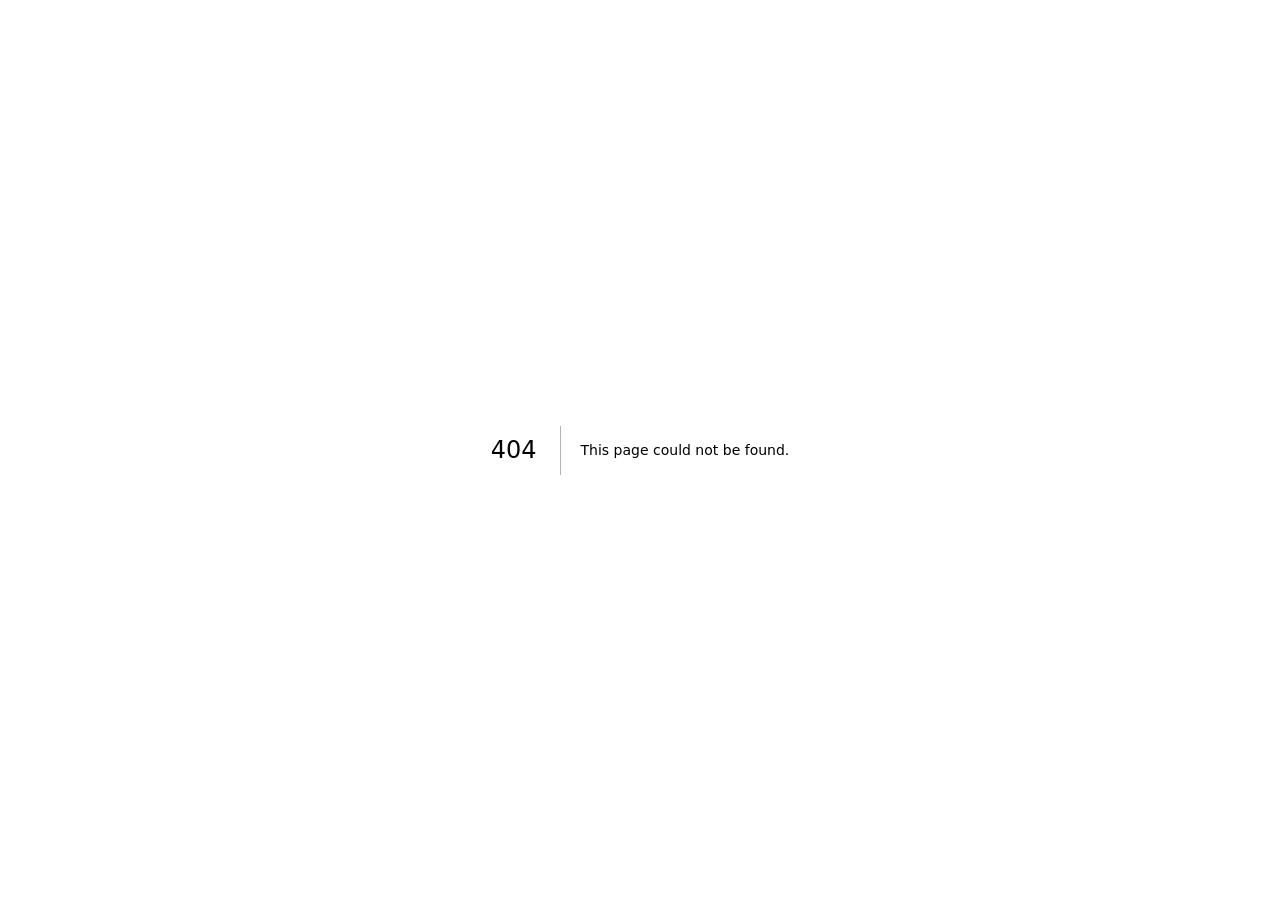
<file: 404/index.html>
<!DOCTYPE html><!--O1URA8conOvHoU659rgLb--><html><head><meta charSet="utf-8"/><meta name="viewport" content="width=device-width, initial-scale=1"/><link rel="preload" as="script" fetchPriority="low" href="/_next/static/chunks/208736932fdaf118.js"/><script src="/_next/static/chunks/eed2e0271bc5f4bd.js" async=""></script><script src="/_next/static/chunks/90f3719215628d67.js" async=""></script><script src="/_next/static/chunks/turbopack-33d7ece22ed1ebcb.js" async=""></script><script src="/_next/static/chunks/3e37e293c2d912f5.js" async=""></script><script src="/_next/static/chunks/89949b3f65f95fc1.js" async=""></script><meta name="robots" content="noindex"/><meta name="next-size-adjust" content=""/><title>404: This page could not be found.</title><link rel="manifest" href="/manifest.webmanifest"/><link rel="icon" href="/favicon.ico?favicon.80c7ebd2.ico" sizes="48x48" type="image/x-icon"/><script src="/_next/static/chunks/a6dad97d9634a72d.js" noModule=""></script></head><body><div hidden=""><!--$--><!--/$--></div><div style="font-family:system-ui,&quot;Segoe UI&quot;,Roboto,Helvetica,Arial,sans-serif,&quot;Apple Color Emoji&quot;,&quot;Segoe UI Emoji&quot;;height:100vh;text-align:center;display:flex;flex-direction:column;align-items:center;justify-content:center"><div><style>body{color:#000;background:#fff;margin:0}.next-error-h1{border-right:1px solid rgba(0,0,0,.3)}@media (prefers-color-scheme:dark){body{color:#fff;background:#000}.next-error-h1{border-right:1px solid rgba(255,255,255,.3)}}</style><h1 class="next-error-h1" style="display:inline-block;margin:0 20px 0 0;padding:0 23px 0 0;font-size:24px;font-weight:500;vertical-align:top;line-height:49px">404</h1><div style="display:inline-block"><h2 style="font-size:14px;font-weight:400;line-height:49px;margin:0">This page could not be found.</h2></div></div></div><!--$--><!--/$--><script src="/_next/static/chunks/208736932fdaf118.js" id="_R_" async=""></script><script>(self.__next_f=self.__next_f||[]).push([0])</script><script>self.__next_f.push([1,"1:\"$Sreact.fragment\"\n2:I[61413,[\"/_next/static/chunks/3e37e293c2d912f5.js\",\"/_next/static/chunks/89949b3f65f95fc1.js\"],\"default\"]\n3:I[64195,[\"/_next/static/chunks/3e37e293c2d912f5.js\",\"/_next/static/chunks/89949b3f65f95fc1.js\"],\"default\"]\n4:I[62505,[\"/_next/static/chunks/3e37e293c2d912f5.js\",\"/_next/static/chunks/89949b3f65f95fc1.js\"],\"OutletBoundary\"]\n5:\"$Sreact.suspense\"\n7:I[62505,[\"/_next/static/chunks/3e37e293c2d912f5.js\",\"/_next/static/chunks/89949b3f65f95fc1.js\"],\"ViewportBoundary\"]\n9:I[62505,[\"/_next/static/chunks/3e37e293c2d912f5.js\",\"/_next/static/chunks/89949b3f65f95fc1.js\"],\"MetadataBoundary\"]\nb:I[51587,[\"/_next/static/chunks/3e37e293c2d912f5.js\",\"/_next/static/chunks/89949b3f65f95fc1.js\"],\"default\"]\n"])</script><script>self.__next_f.push([1,"0:{\"P\":null,\"b\":\"O1URA8conOvHoU659rgLb\",\"c\":[\"\",\"_not-found\",\"\"],\"q\":\"\",\"i\":false,\"f\":[[[\"\",{\"children\":[\"/_not-found\",{\"children\":[\"__PAGE__\",{}]}]},\"$undefined\",\"$undefined\",true],[[\"$\",\"$1\",\"c\",{\"children\":[null,[\"$\",\"html\",null,{\"children\":[\"$\",\"body\",null,{\"children\":[\"$\",\"$L2\",null,{\"parallelRouterKey\":\"children\",\"error\":\"$undefined\",\"errorStyles\":\"$undefined\",\"errorScripts\":\"$undefined\",\"template\":[\"$\",\"$L3\",null,{}],\"templateStyles\":\"$undefined\",\"templateScripts\":\"$undefined\",\"notFound\":[[[\"$\",\"title\",null,{\"children\":\"404: This page could not be found.\"}],[\"$\",\"div\",null,{\"style\":{\"fontFamily\":\"system-ui,\\\"Segoe UI\\\",Roboto,Helvetica,Arial,sans-serif,\\\"Apple Color Emoji\\\",\\\"Segoe UI Emoji\\\"\",\"height\":\"100vh\",\"textAlign\":\"center\",\"display\":\"flex\",\"flexDirection\":\"column\",\"alignItems\":\"center\",\"justifyContent\":\"center\"},\"children\":[\"$\",\"div\",null,{\"children\":[[\"$\",\"style\",null,{\"dangerouslySetInnerHTML\":{\"__html\":\"body{color:#000;background:#fff;margin:0}.next-error-h1{border-right:1px solid rgba(0,0,0,.3)}@media (prefers-color-scheme:dark){body{color:#fff;background:#000}.next-error-h1{border-right:1px solid rgba(255,255,255,.3)}}\"}}],[\"$\",\"h1\",null,{\"className\":\"next-error-h1\",\"style\":{\"display\":\"inline-block\",\"margin\":\"0 20px 0 0\",\"padding\":\"0 23px 0 0\",\"fontSize\":24,\"fontWeight\":500,\"verticalAlign\":\"top\",\"lineHeight\":\"49px\"},\"children\":404}],[\"$\",\"div\",null,{\"style\":{\"display\":\"inline-block\"},\"children\":[\"$\",\"h2\",null,{\"style\":{\"fontSize\":14,\"fontWeight\":400,\"lineHeight\":\"49px\",\"margin\":0},\"children\":\"This page could not be found.\"}]}]]}]}]],[]],\"forbidden\":\"$undefined\",\"unauthorized\":\"$undefined\"}]}]}]]}],{\"children\":[[\"$\",\"$1\",\"c\",{\"children\":[null,[\"$\",\"$L2\",null,{\"parallelRouterKey\":\"children\",\"error\":\"$undefined\",\"errorStyles\":\"$undefined\",\"errorScripts\":\"$undefined\",\"template\":[\"$\",\"$L3\",null,{}],\"templateStyles\":\"$undefined\",\"templateScripts\":\"$undefined\",\"notFound\":\"$undefined\",\"forbidden\":\"$undefined\",\"unauthorized\":\"$undefined\"}]]}],{\"children\":[[\"$\",\"$1\",\"c\",{\"children\":[[[\"$\",\"title\",null,{\"children\":\"404: This page could not be found.\"}],[\"$\",\"div\",null,{\"style\":\"$0:f:0:1:0:props:children:1:props:children:props:children:props:notFound:0:1:props:style\",\"children\":[\"$\",\"div\",null,{\"children\":[[\"$\",\"style\",null,{\"dangerouslySetInnerHTML\":{\"__html\":\"body{color:#000;background:#fff;margin:0}.next-error-h1{border-right:1px solid rgba(0,0,0,.3)}@media (prefers-color-scheme:dark){body{color:#fff;background:#000}.next-error-h1{border-right:1px solid rgba(255,255,255,.3)}}\"}}],[\"$\",\"h1\",null,{\"className\":\"next-error-h1\",\"style\":\"$0:f:0:1:0:props:children:1:props:children:props:children:props:notFound:0:1:props:children:props:children:1:props:style\",\"children\":404}],[\"$\",\"div\",null,{\"style\":\"$0:f:0:1:0:props:children:1:props:children:props:children:props:notFound:0:1:props:children:props:children:2:props:style\",\"children\":[\"$\",\"h2\",null,{\"style\":\"$0:f:0:1:0:props:children:1:props:children:props:children:props:notFound:0:1:props:children:props:children:2:props:children:props:style\",\"children\":\"This page could not be found.\"}]}]]}]}]],null,[\"$\",\"$L4\",null,{\"children\":[\"$\",\"$5\",null,{\"name\":\"Next.MetadataOutlet\",\"children\":\"$@6\"}]}]]}],{},null,false,false]},null,false,false]},null,false,false],[\"$\",\"$1\",\"h\",{\"children\":[[\"$\",\"meta\",null,{\"name\":\"robots\",\"content\":\"noindex\"}],[\"$\",\"$L7\",null,{\"children\":\"$L8\"}],[\"$\",\"div\",null,{\"hidden\":true,\"children\":[\"$\",\"$L9\",null,{\"children\":[\"$\",\"$5\",null,{\"name\":\"Next.Metadata\",\"children\":\"$La\"}]}]}],[\"$\",\"meta\",null,{\"name\":\"next-size-adjust\",\"content\":\"\"}]]}],false]],\"m\":\"$undefined\",\"G\":[\"$b\",\"$undefined\"],\"S\":true}\n"])</script><script>self.__next_f.push([1,"8:[[\"$\",\"meta\",\"0\",{\"charSet\":\"utf-8\"}],[\"$\",\"meta\",\"1\",{\"name\":\"viewport\",\"content\":\"width=device-width, initial-scale=1\"}]]\n"])</script><script>self.__next_f.push([1,"c:I[96944,[\"/_next/static/chunks/3e37e293c2d912f5.js\",\"/_next/static/chunks/89949b3f65f95fc1.js\"],\"IconMark\"]\n6:null\na:[[\"$\",\"link\",\"0\",{\"rel\":\"manifest\",\"href\":\"/manifest.webmanifest\",\"crossOrigin\":\"$undefined\"}],[\"$\",\"link\",\"1\",{\"rel\":\"icon\",\"href\":\"/favicon.ico?favicon.80c7ebd2.ico\",\"sizes\":\"48x48\",\"type\":\"image/x-icon\"}],[\"$\",\"$Lc\",\"2\",{}]]\n"])</script></body></html>
</file>
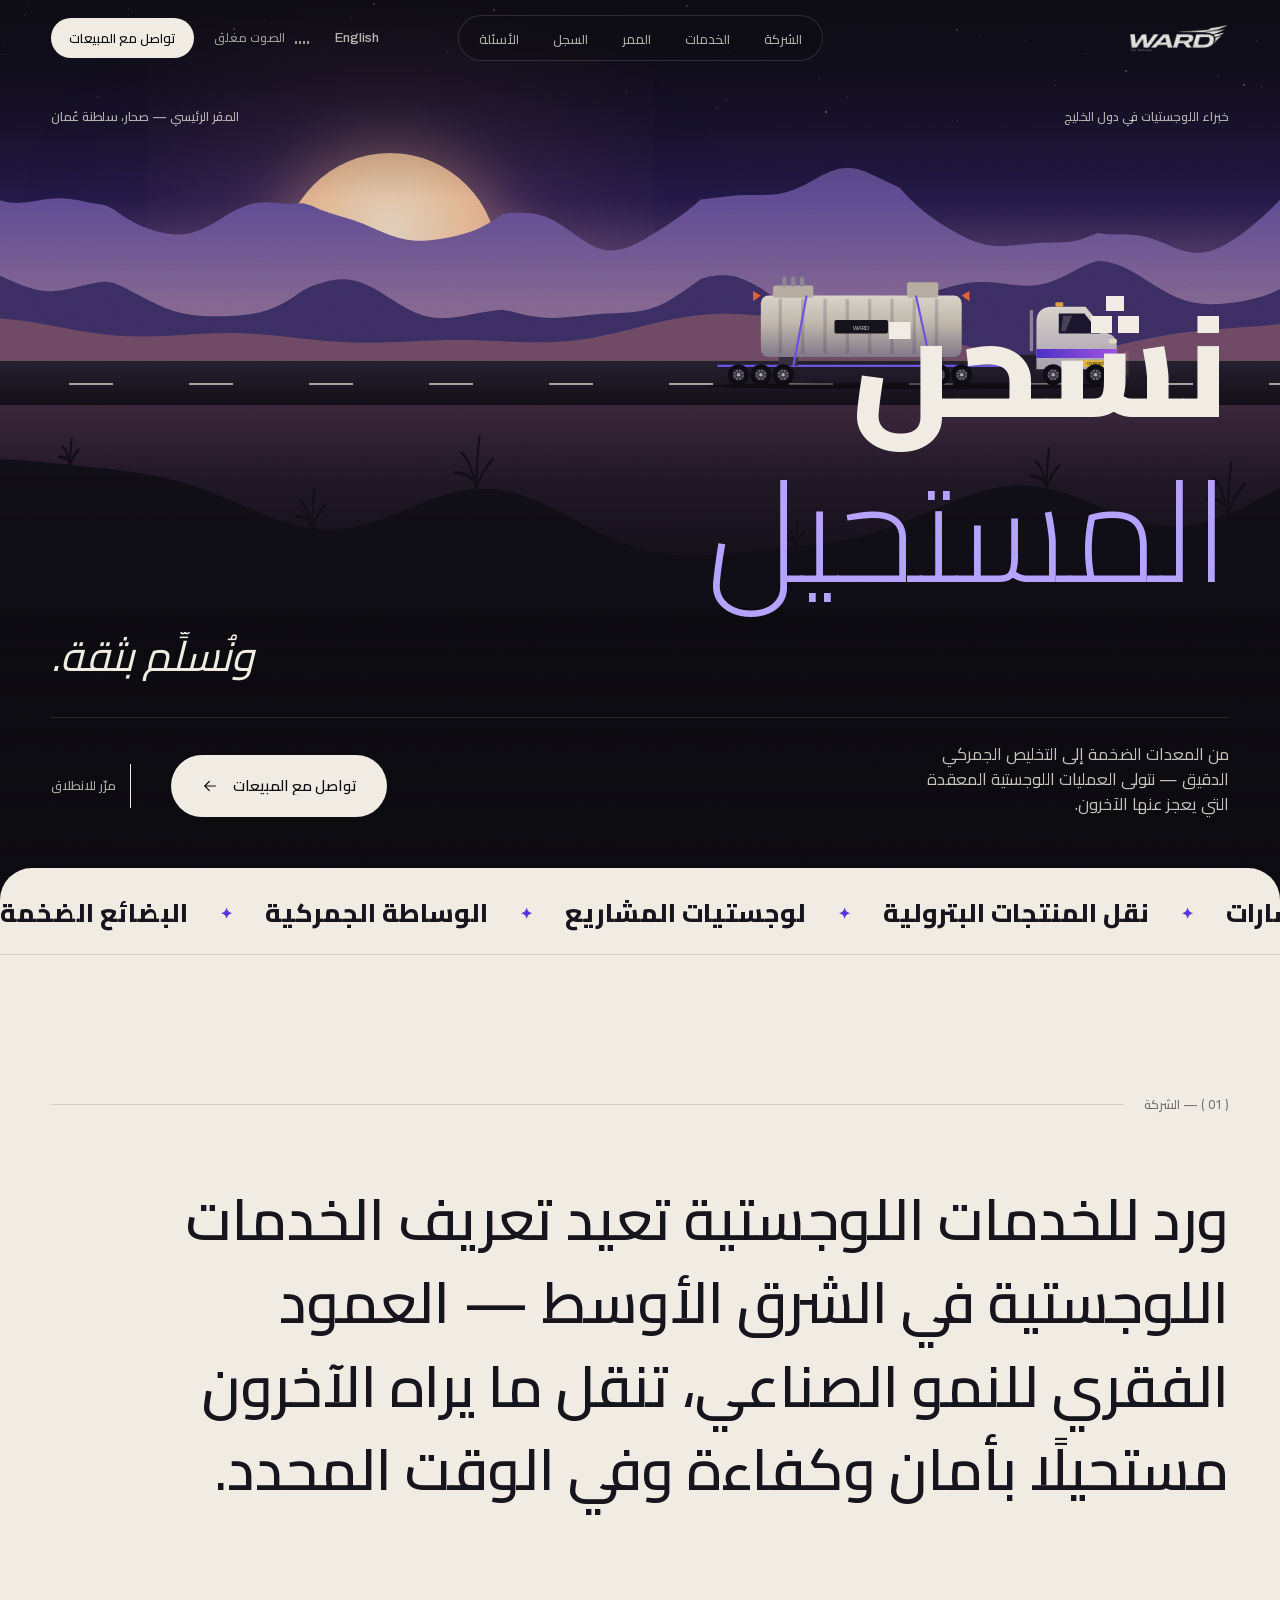
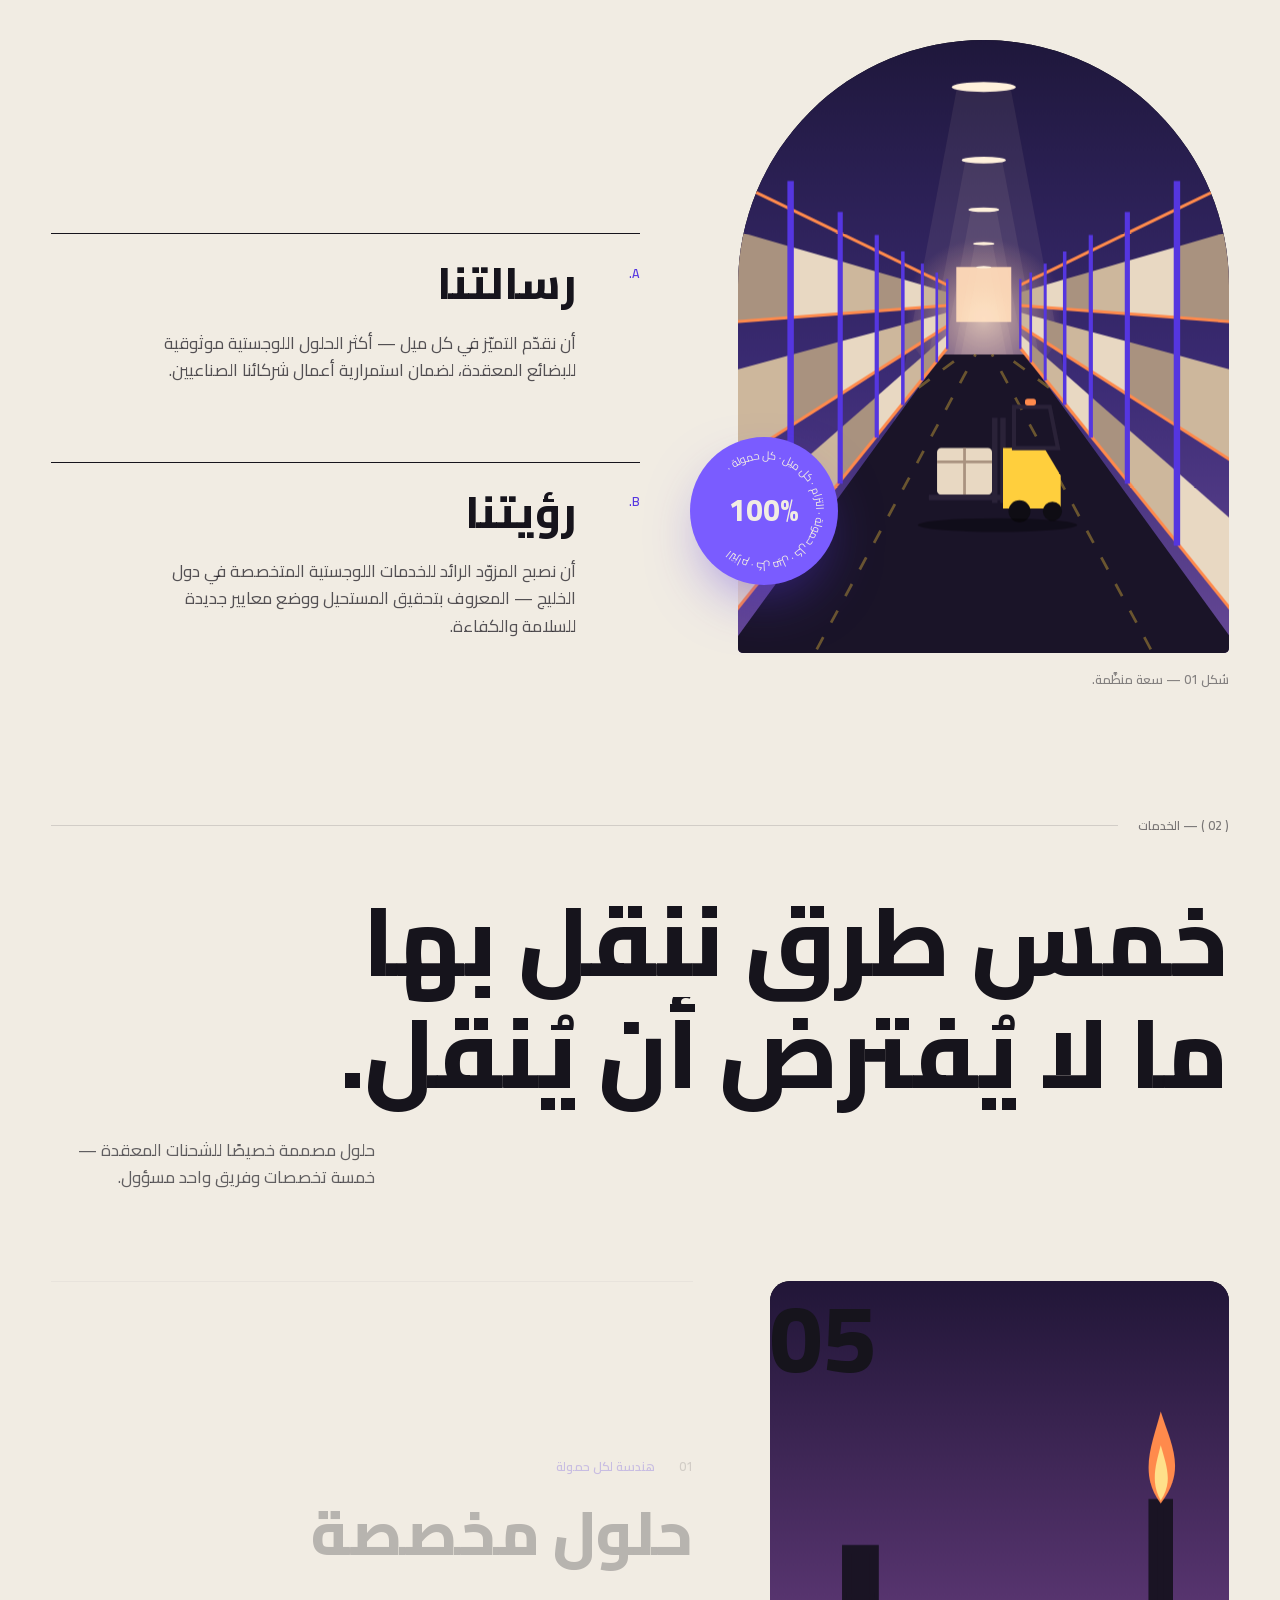
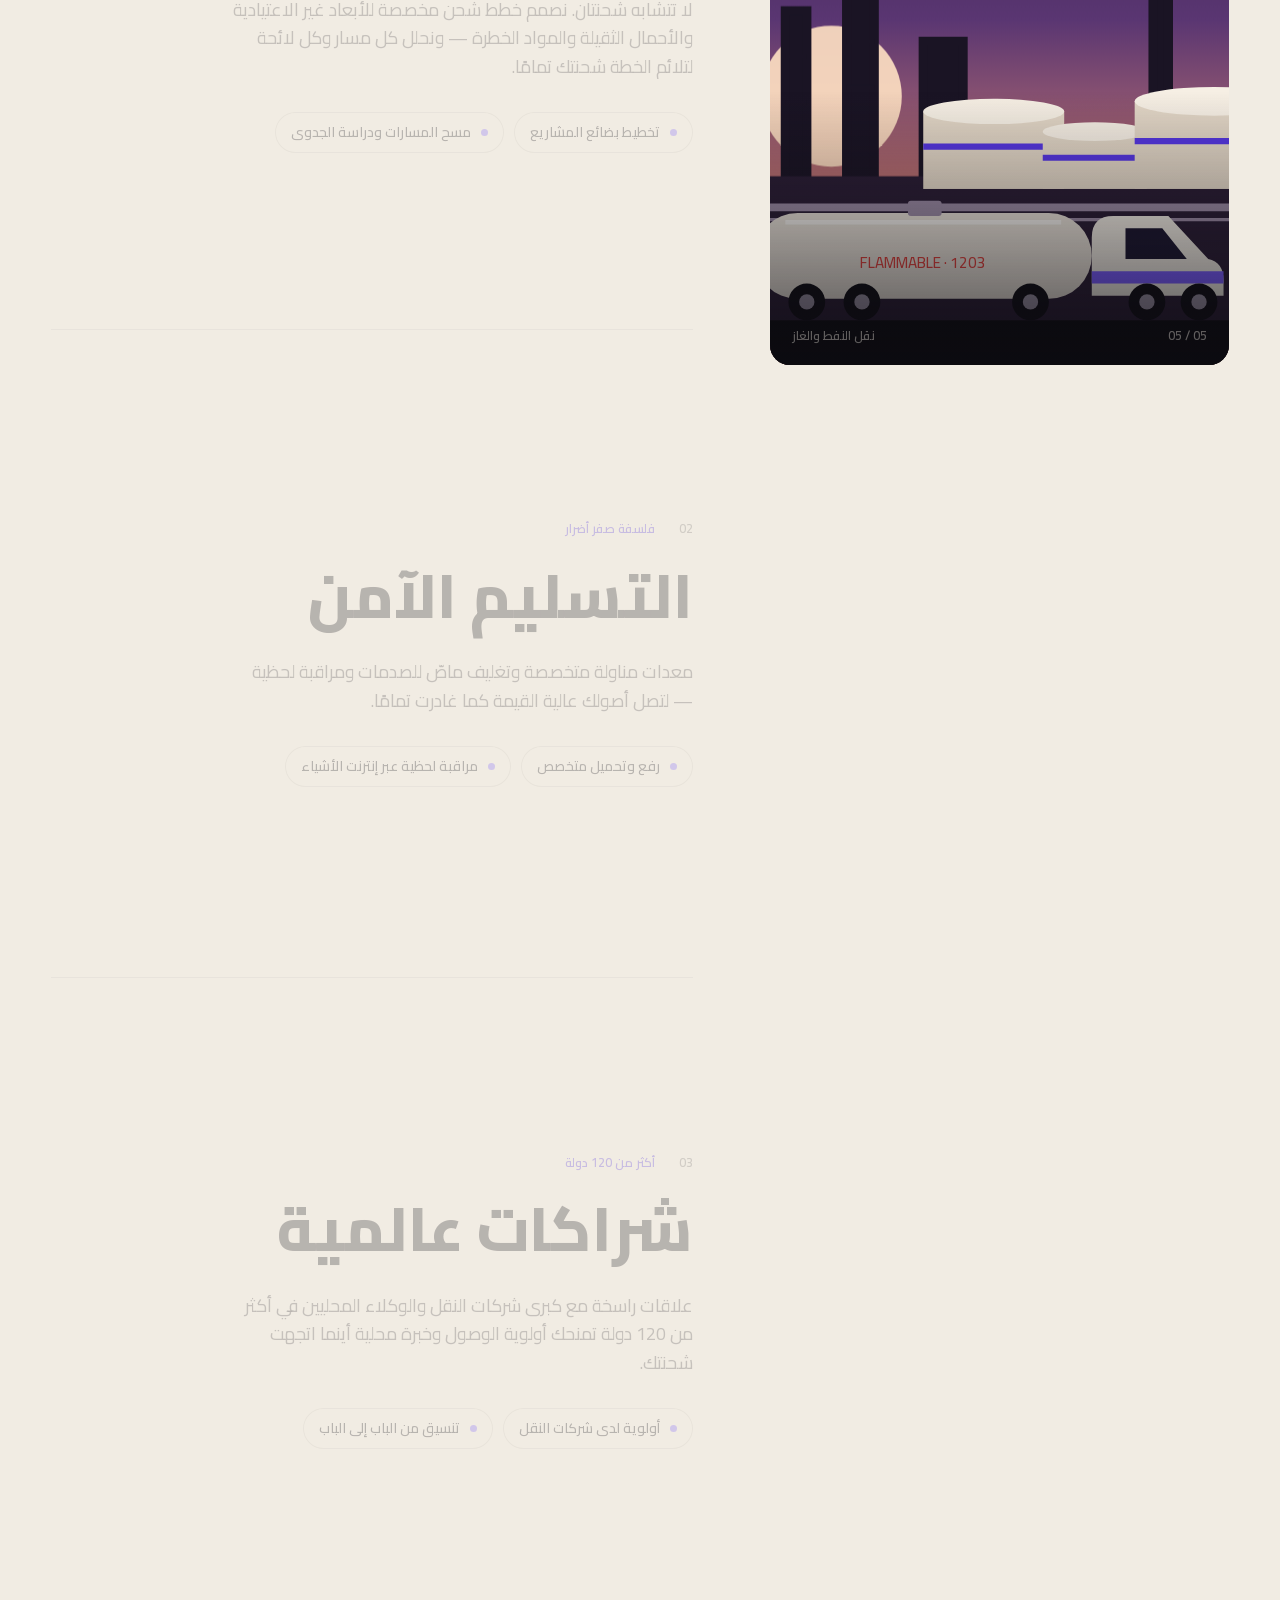
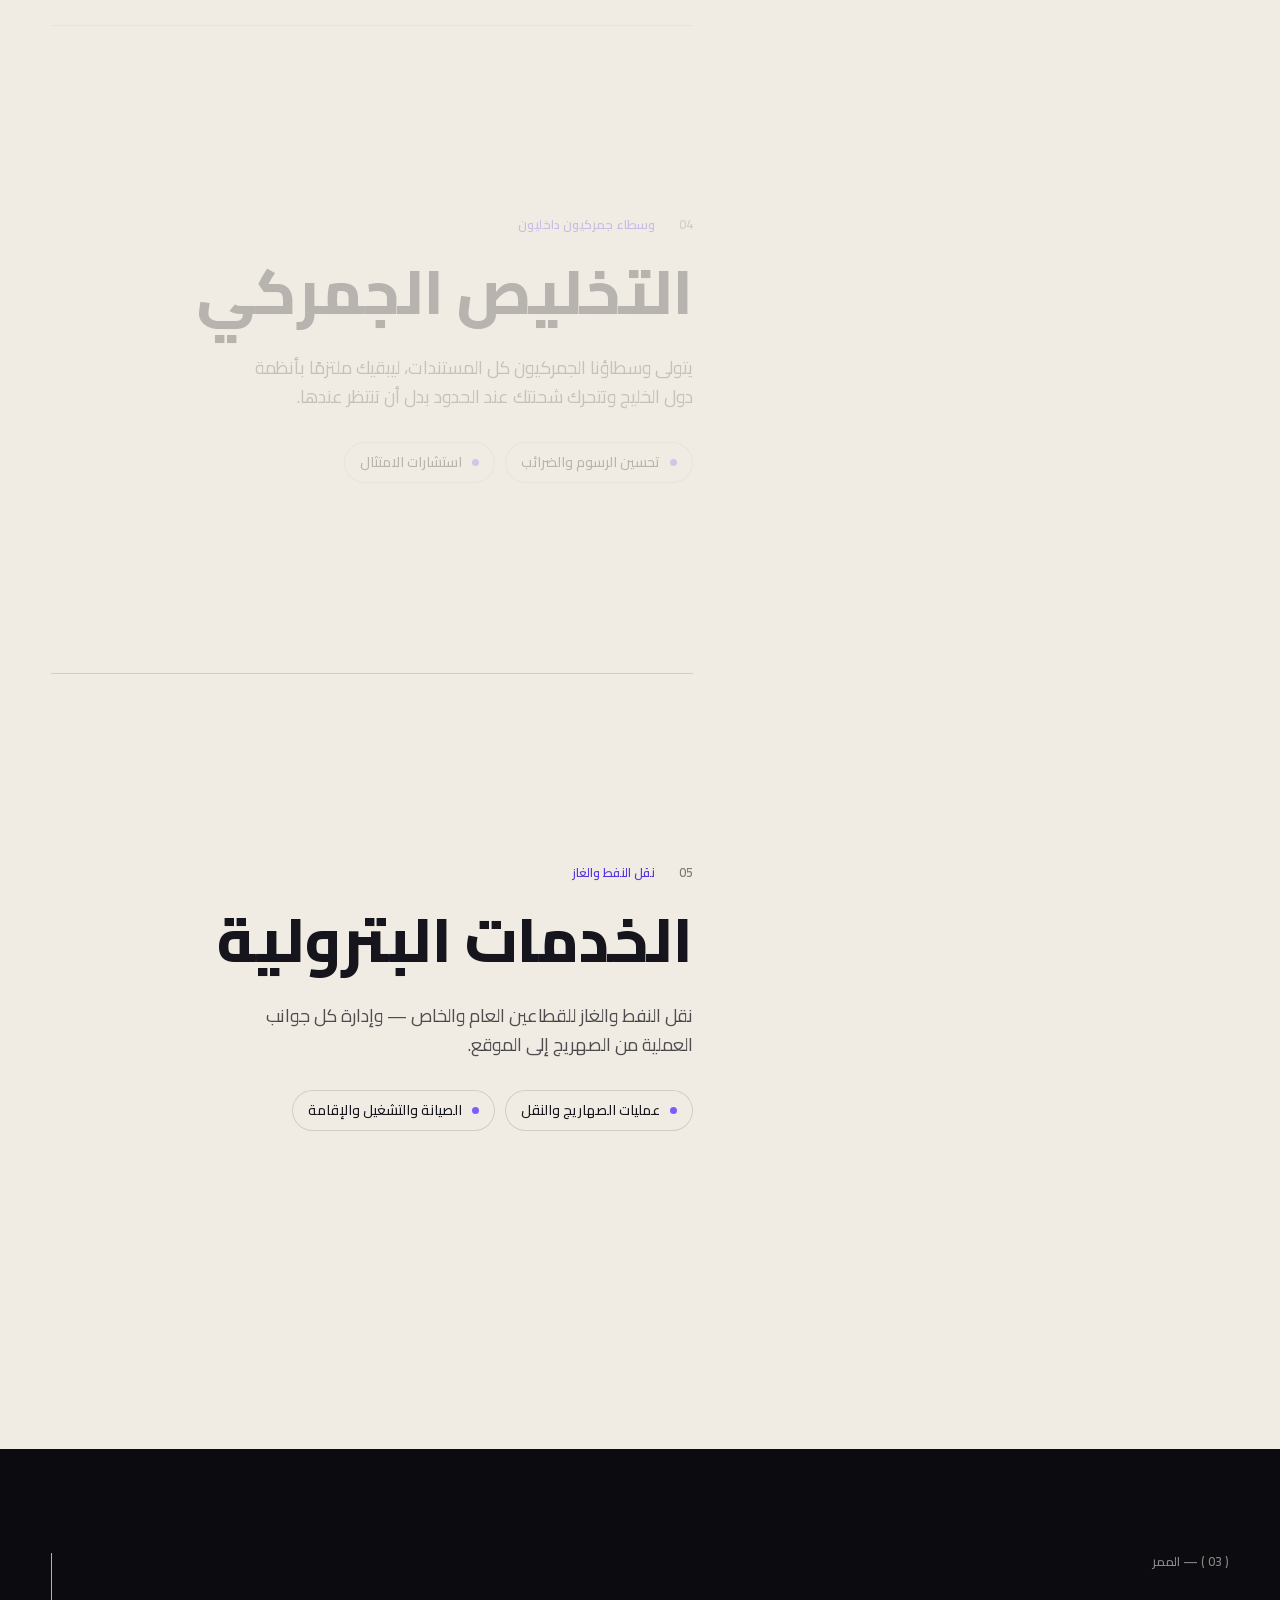
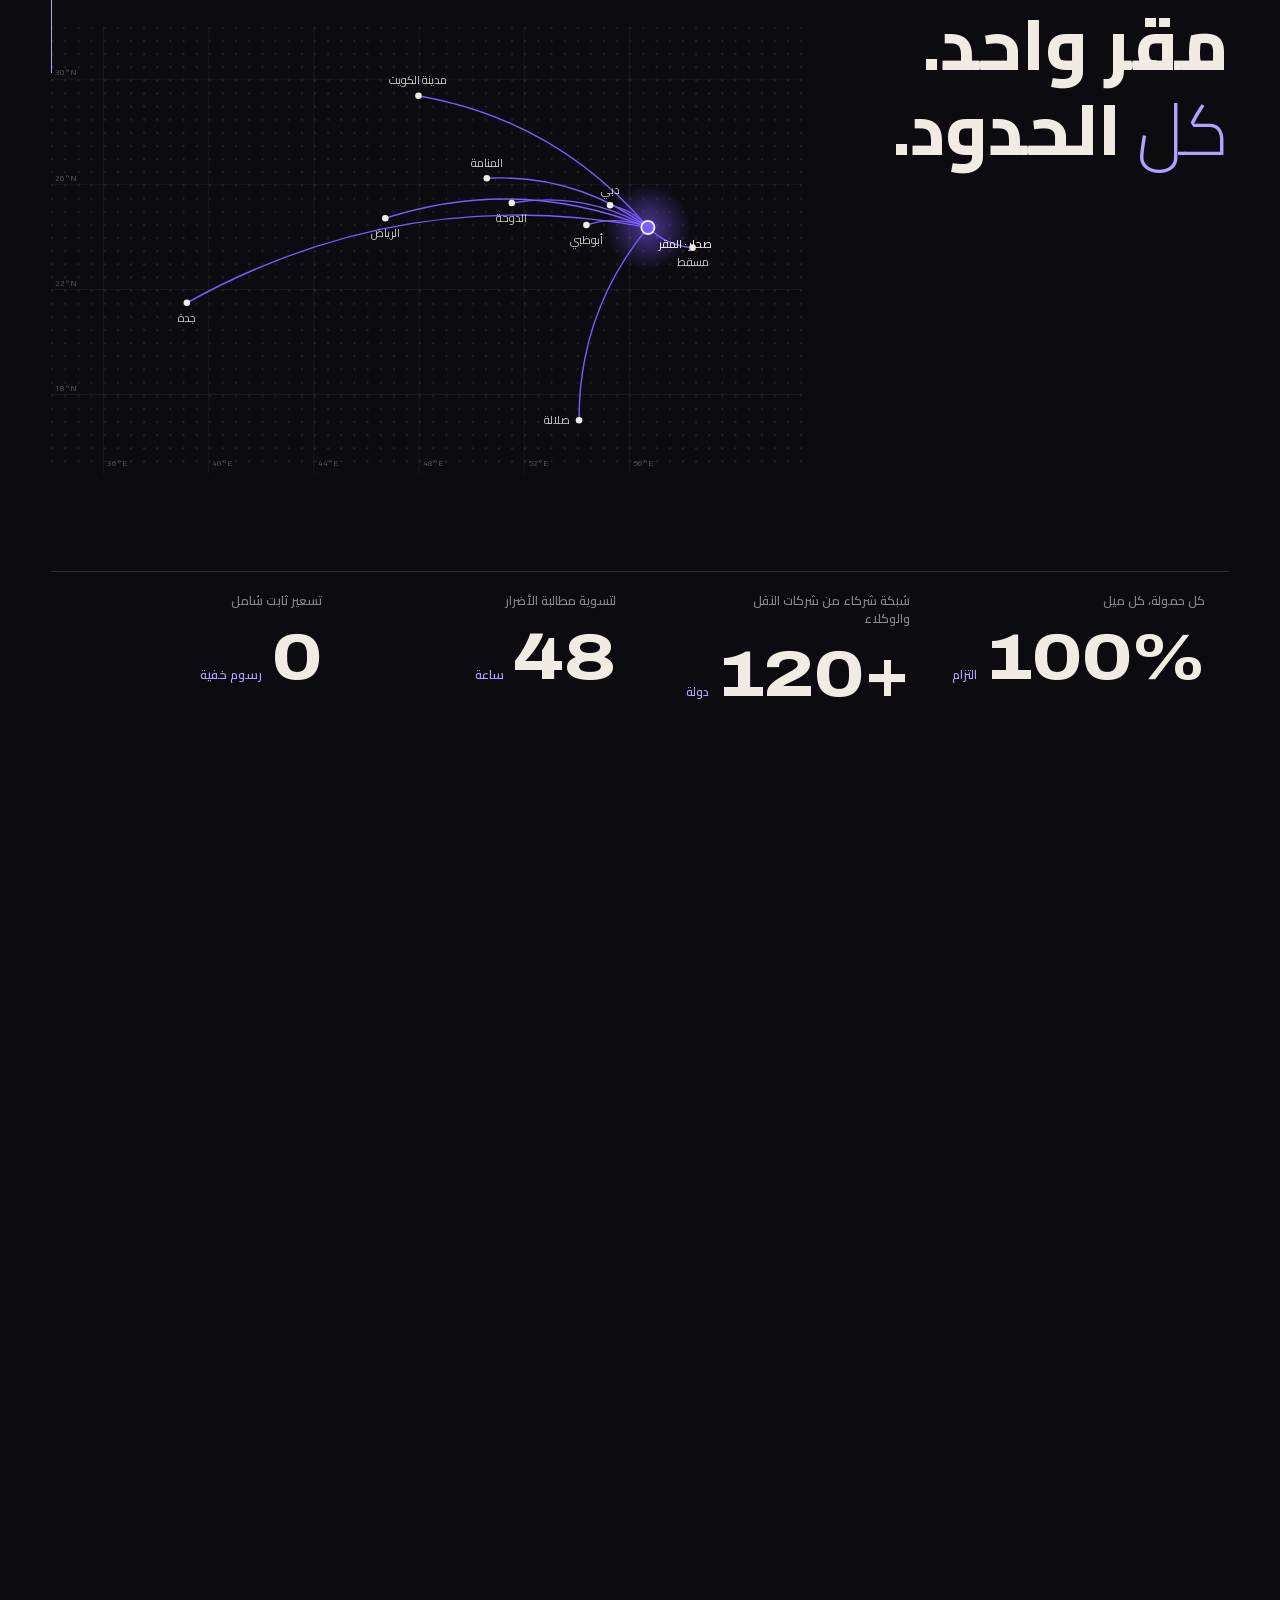
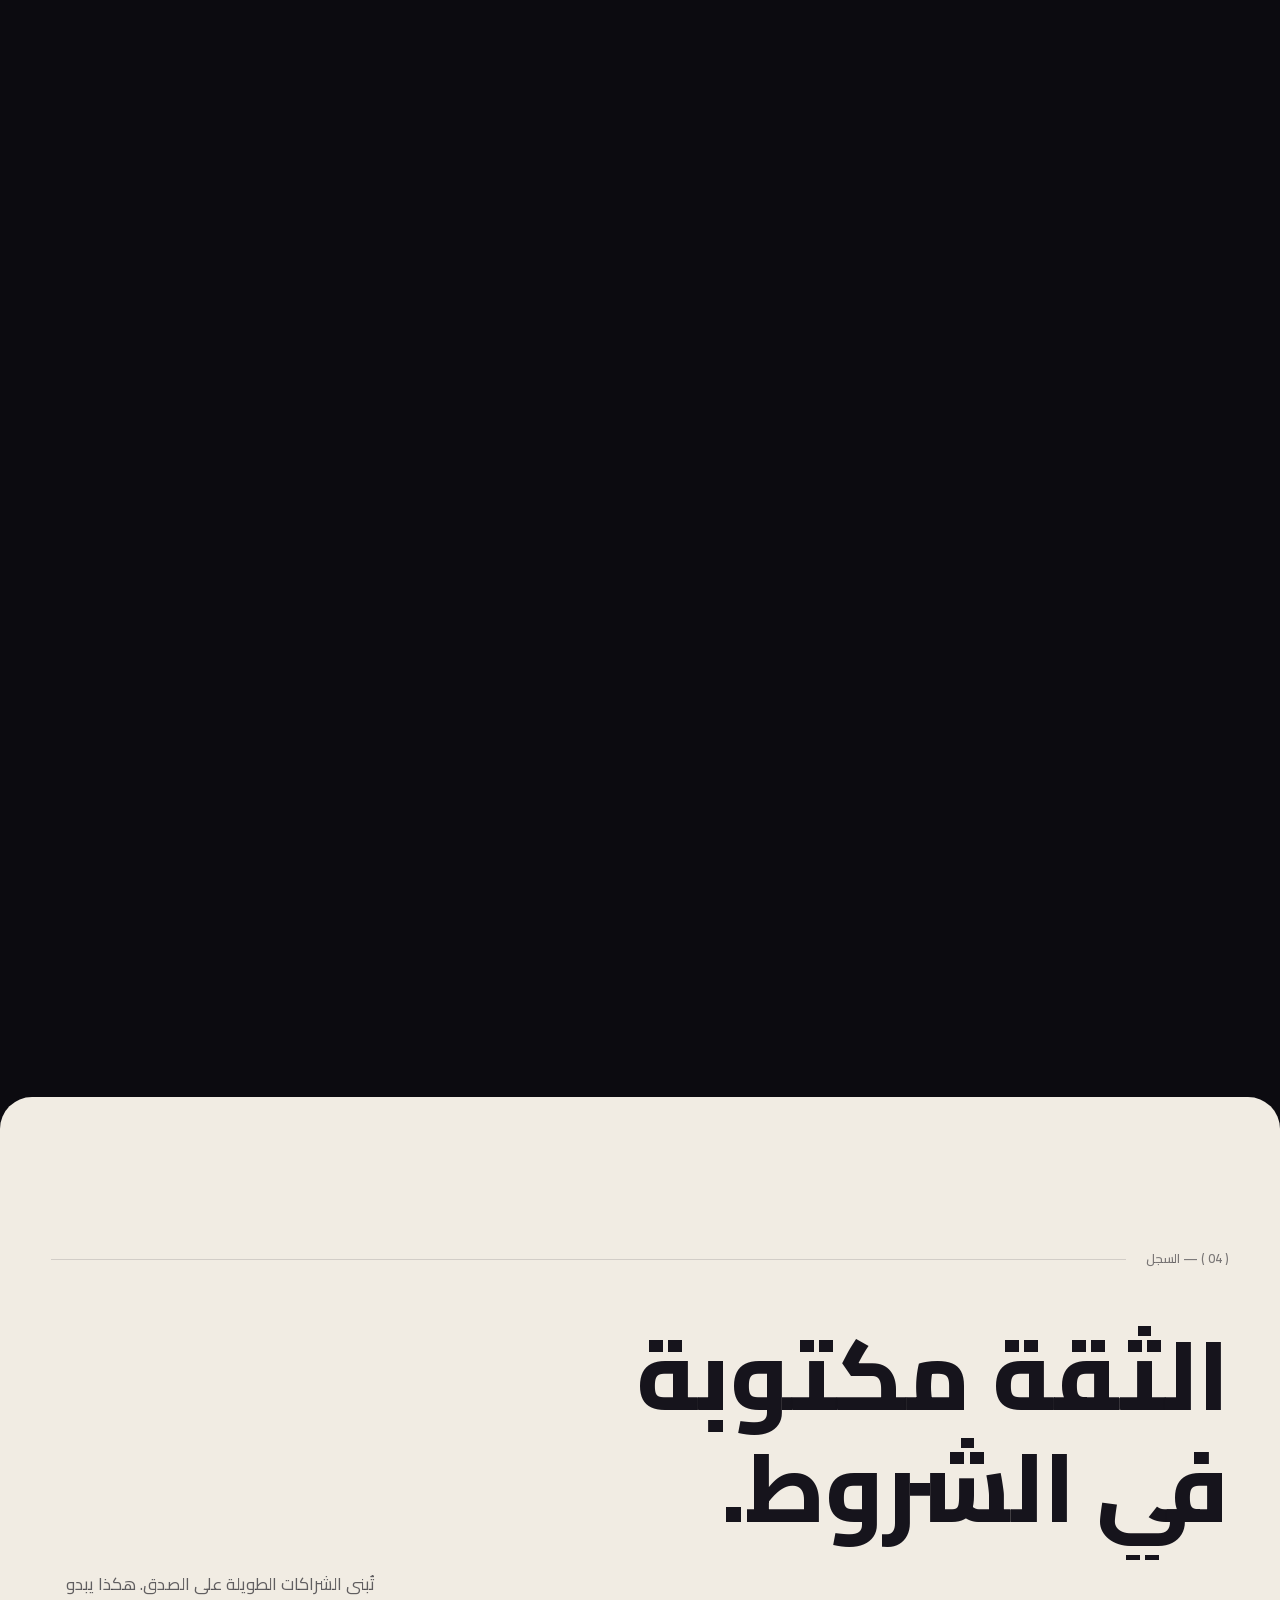
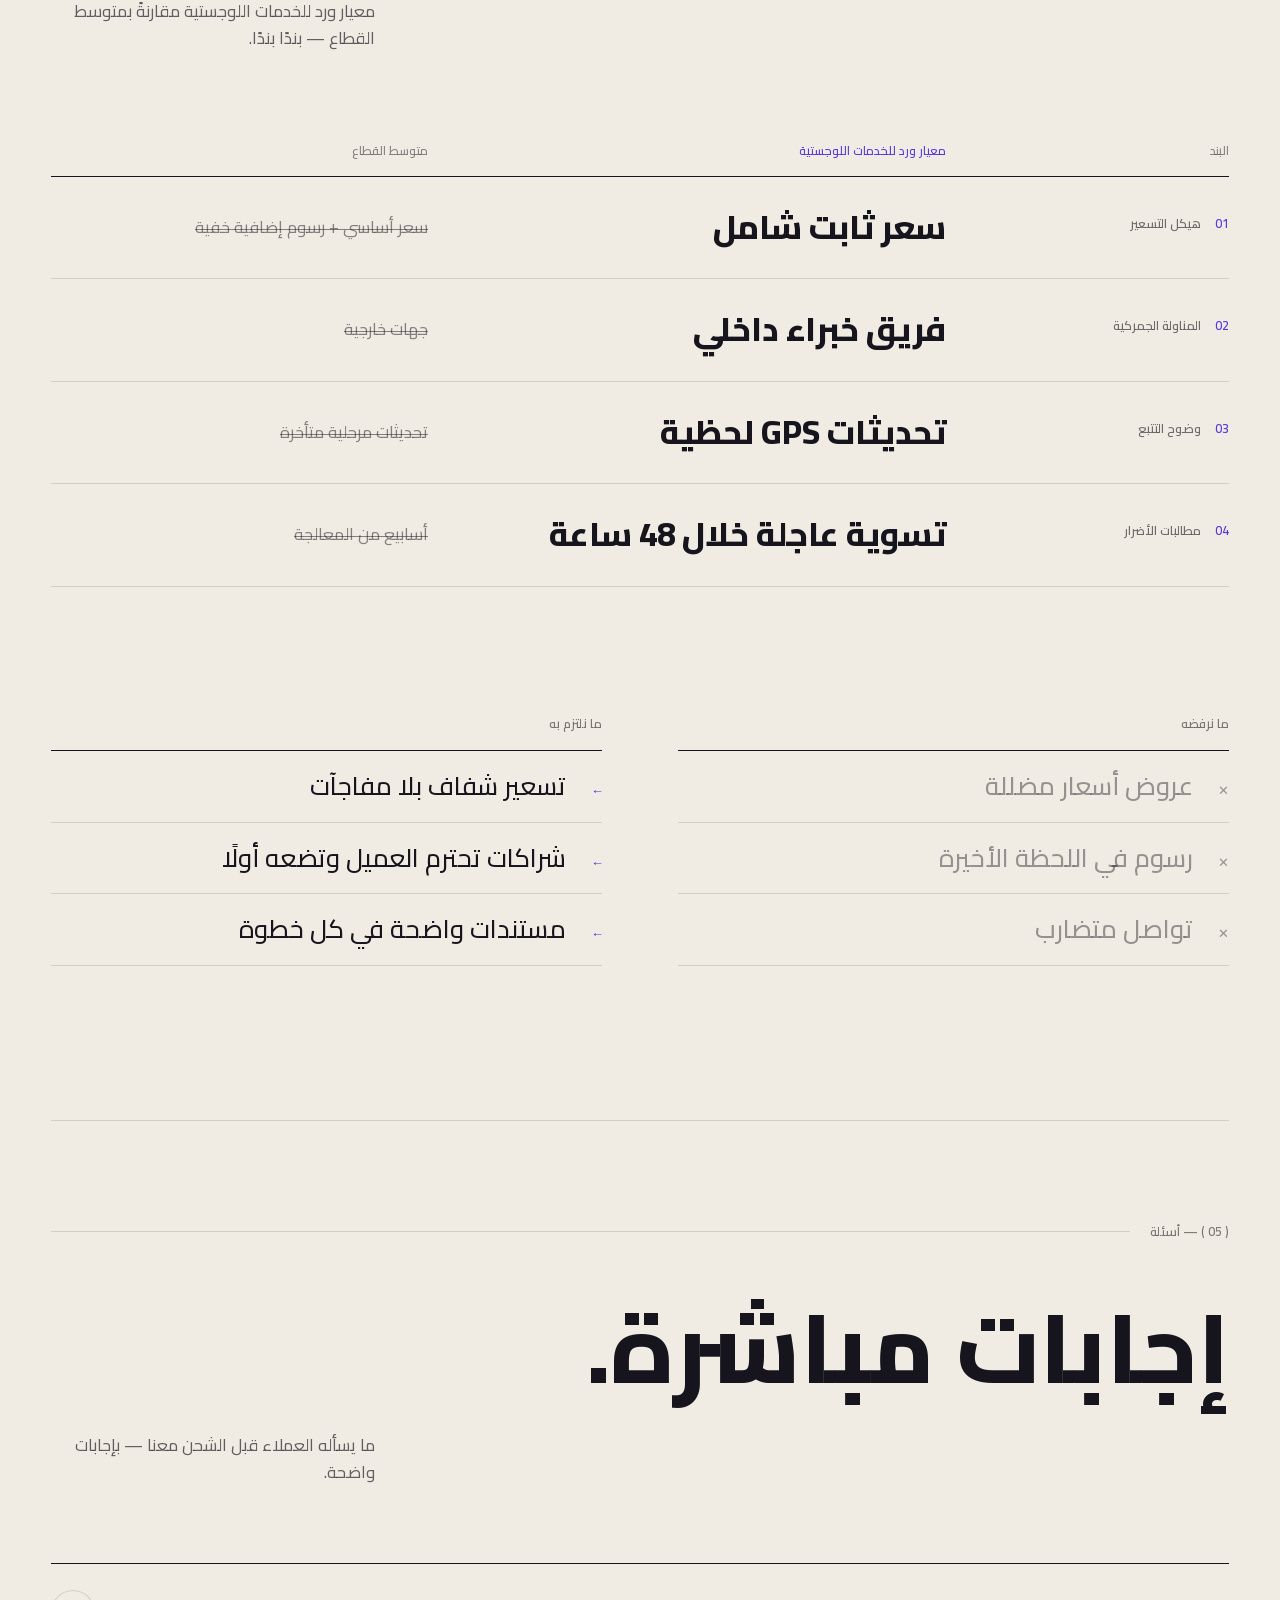
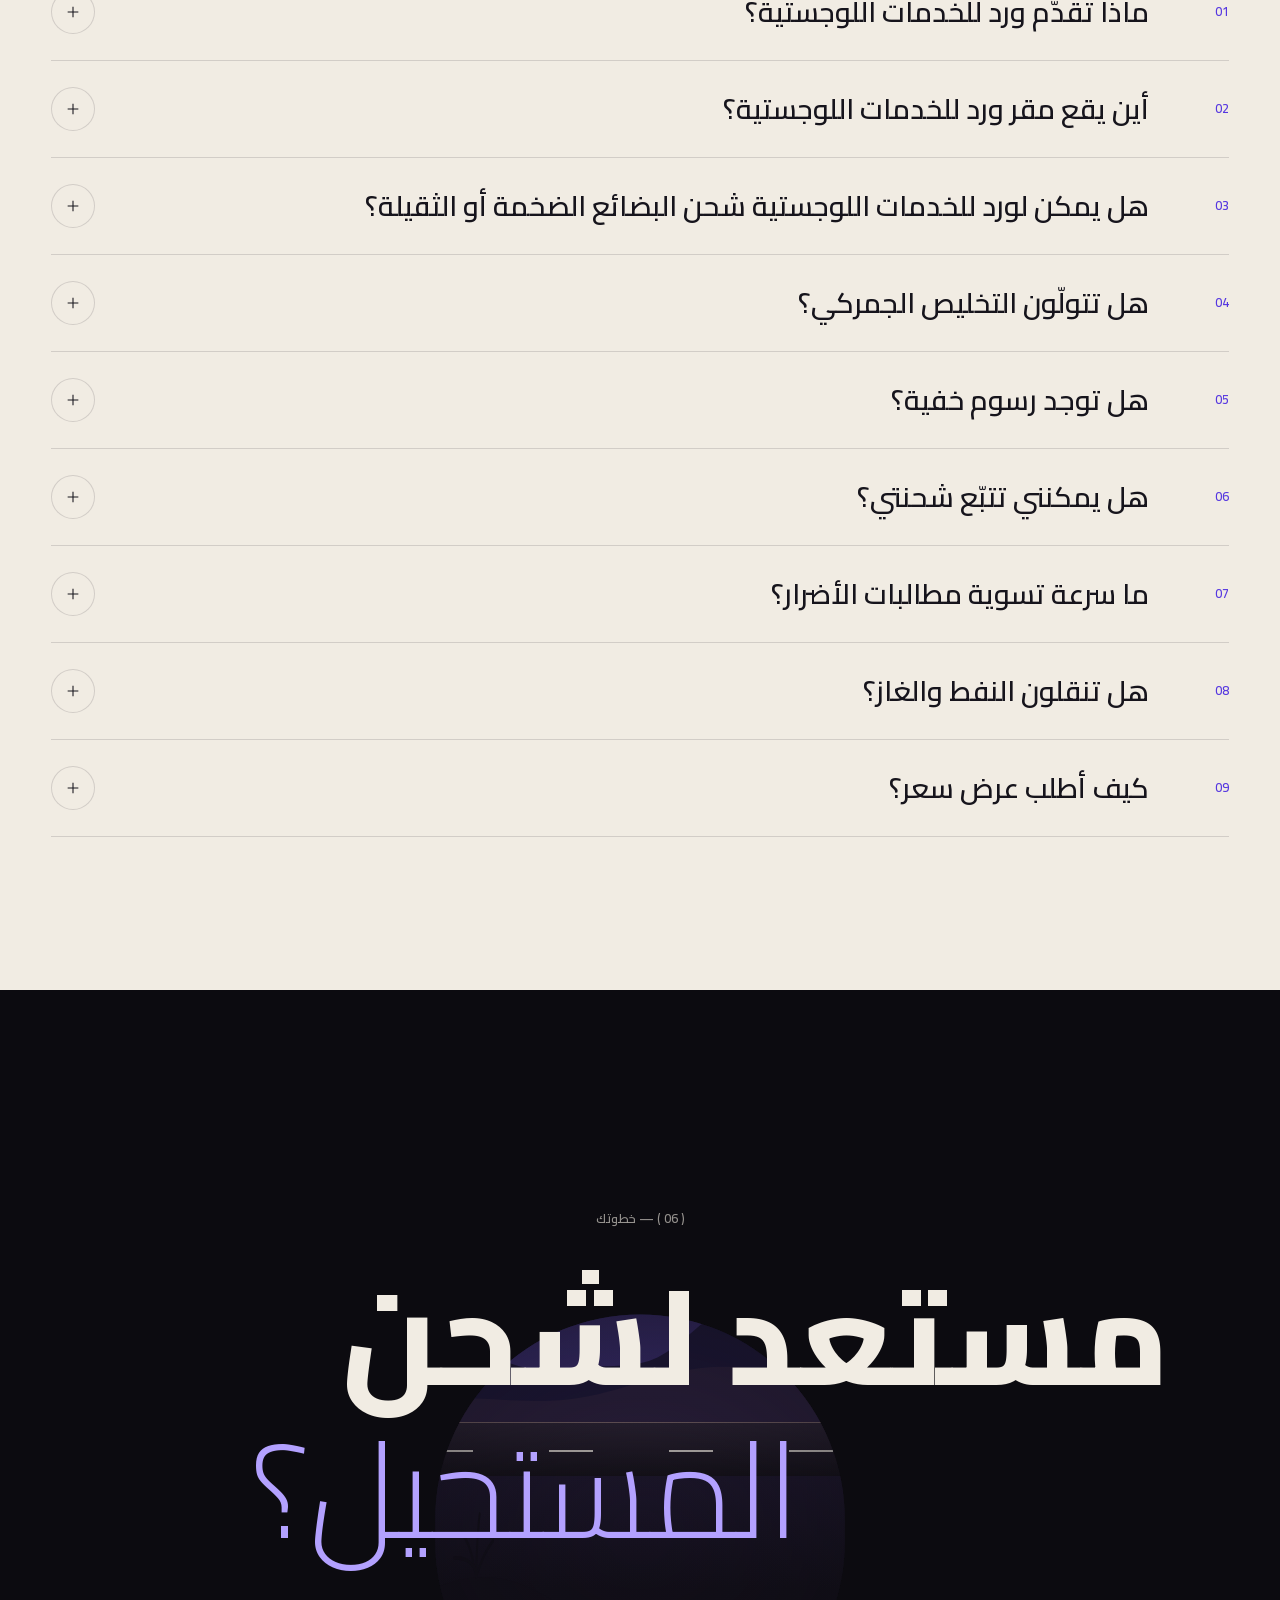
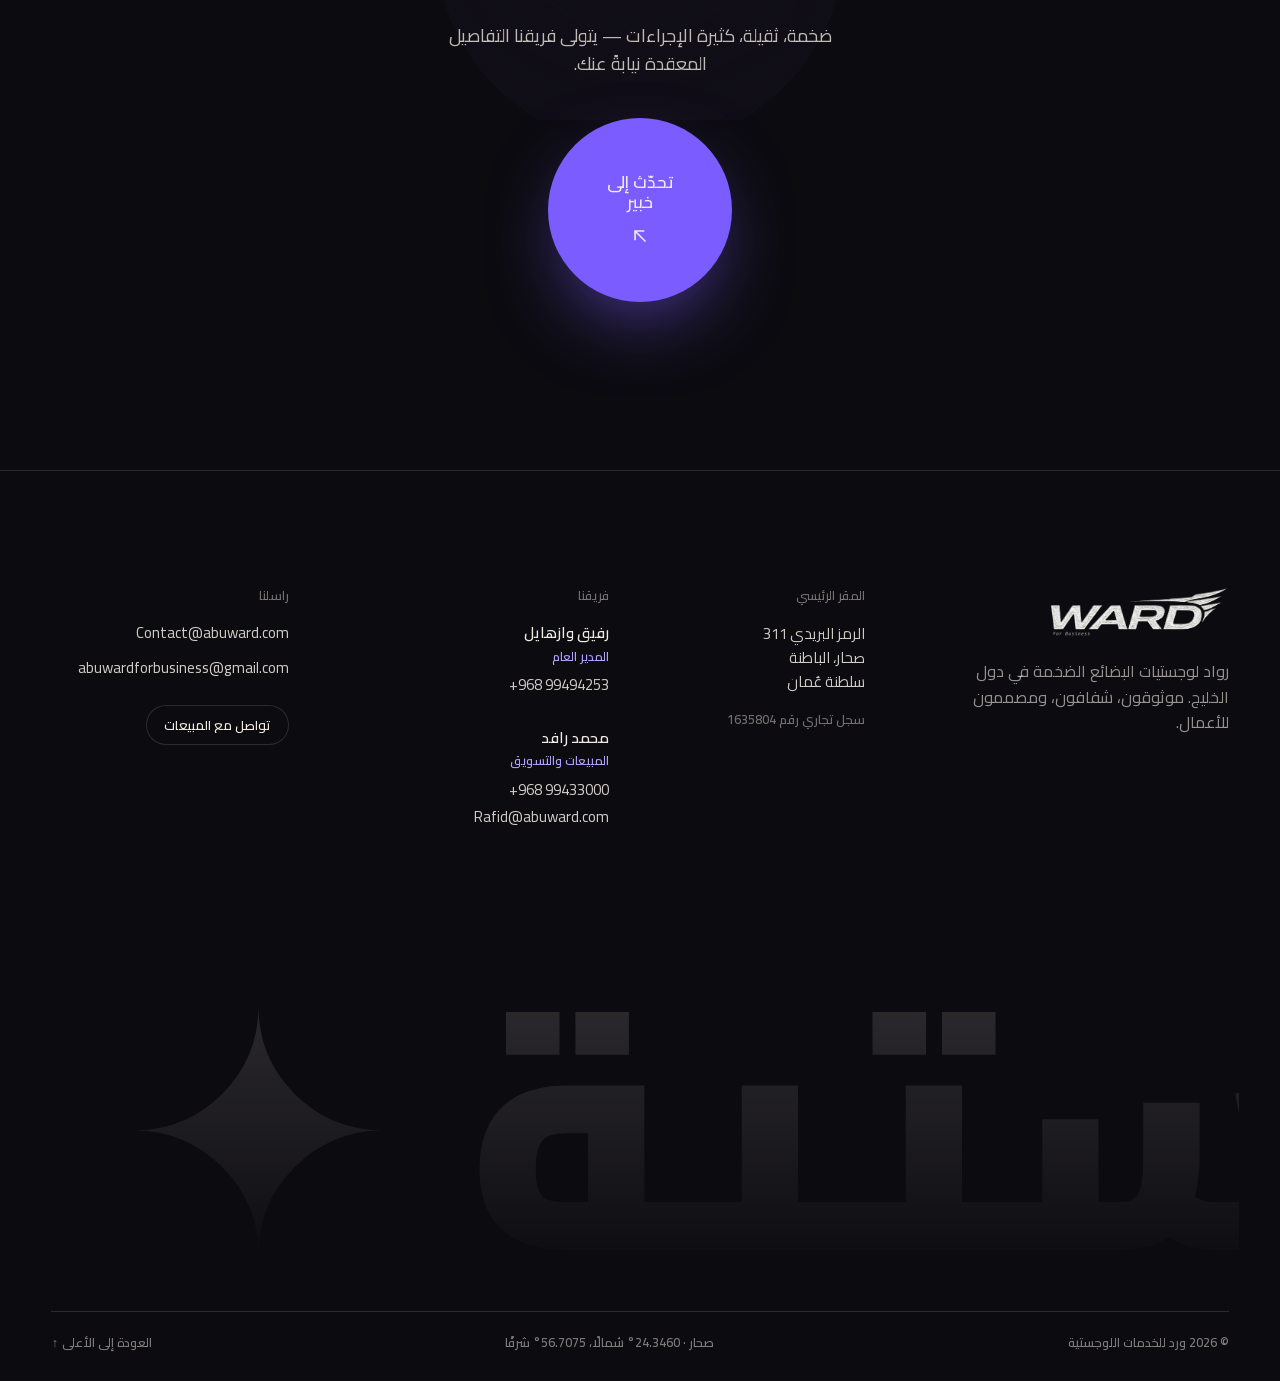
<file: ar/index.html>
<!DOCTYPE html><!--O1URA8conOvHoU659rgLb--><html lang="ar" dir="rtl" class="archivo_28ed4610-module__uYd3Ya__variable cairo_6ae70f9-module__Lfk48G__variable jetbrains_mono_4bc3e557-module__XWxg7W__variable"><head><meta charSet="utf-8"/><meta name="viewport" content="width=device-width, initial-scale=1"/><link rel="preload" href="/_next/static/media/051742360c26797e-s.p.102b7f24.woff2" as="font" crossorigin="" type="font/woff2"/><link rel="preload" href="/_next/static/media/21ca8f3f56c22ca2-s.p.158762cf.woff2" as="font" crossorigin="" type="font/woff2"/><link rel="preload" href="/_next/static/media/30fd09fbaafebc17-s.p.69f35966.woff2" as="font" crossorigin="" type="font/woff2"/><link rel="preload" href="/_next/static/media/9ff27b8a0a8f3dc0-s.p.9cb3a3e2.woff2" as="font" crossorigin="" type="font/woff2"/><link rel="preload" href="/_next/static/media/d41831e24743a3c1-s.p.ae65d18e.woff2" as="font" crossorigin="" type="font/woff2"/><link rel="preload" as="image" href="/_next/static/media/logo.2064cf2b.png"/><link rel="stylesheet" href="/_next/static/chunks/b46fef07e87fcd95.css" data-precedence="next"/><link rel="preload" as="script" fetchPriority="low" href="/_next/static/chunks/208736932fdaf118.js"/><script src="/_next/static/chunks/eed2e0271bc5f4bd.js" async=""></script><script src="/_next/static/chunks/90f3719215628d67.js" async=""></script><script src="/_next/static/chunks/turbopack-33d7ece22ed1ebcb.js" async=""></script><script src="/_next/static/chunks/3e37e293c2d912f5.js" async=""></script><script src="/_next/static/chunks/89949b3f65f95fc1.js" async=""></script><script src="/_next/static/chunks/2d41316b8a6d2fa8.js" async=""></script><script src="/_next/static/chunks/d5526f5978e91167.js" async=""></script><meta name="next-size-adjust" content=""/><meta name="theme-color" content="#0c0b10"/><title>ورد للخدمات اللوجستية — لوجستيات البضائع الضخمة والمشاريع في دول الخليج</title><meta name="description" content="ورد للخدمات اللوجستية شركة لوجستية مقرها صحار، سلطنة عُمان، تنقل المعدات الضخمة وبضائع المشاريع والمنتجات البترولية في دول مجلس التعاون الخليجي، مع تخليص جمركي داخلي وتتبع لحظي عبر GPS وتسعير ثابت شامل."/><meta name="application-name" content="ورد للخدمات اللوجستية"/><link rel="author" href="https://salahu01.github.io/ward-logistics"/><meta name="author" content="ورد للخدمات اللوجستية"/><link rel="manifest" href="/manifest.webmanifest"/><meta name="keywords" content="شحن البضائع الضخمة,نقل المعدات الثقيلة عُمان,لوجستيات المشاريع الخليج,التخليص الجمركي عُمان,الشحن في دول الخليج,نقل المنتجات البترولية عُمان,لوجستيات النفط والغاز,ورد للخدمات اللوجستية"/><meta name="creator" content="ورد للخدمات اللوجستية"/><meta name="publisher" content="ورد للخدمات اللوجستية"/><meta name="robots" content="index, follow"/><meta name="googlebot" content="index, follow, max-video-preview:-1, max-image-preview:large, max-snippet:-1"/><meta name="category" content="Logistics"/><meta name="geo.region" content="OM"/><meta name="geo.placename" content="Sohar"/><link rel="canonical" href="https://salahu01.github.io/ward-logistics/ar/"/><link rel="alternate" hrefLang="en" href="https://salahu01.github.io/ward-logistics/"/><link rel="alternate" hrefLang="ar" href="https://salahu01.github.io/ward-logistics/ar/"/><link rel="alternate" hrefLang="x-default" href="https://salahu01.github.io/ward-logistics/"/><meta property="og:title" content="ورد للخدمات اللوجستية — لوجستيات البضائع الضخمة والمشاريع في دول الخليج"/><meta property="og:description" content="ورد للخدمات اللوجستية شركة لوجستية مقرها صحار، سلطنة عُمان، تنقل المعدات الضخمة وبضائع المشاريع والمنتجات البترولية في دول مجلس التعاون الخليجي، مع تخليص جمركي داخلي وتتبع لحظي عبر GPS وتسعير ثابت شامل."/><meta property="og:url" content="https://salahu01.github.io/ward-logistics/ar/"/><meta property="og:site_name" content="ورد للخدمات اللوجستية"/><meta property="og:locale" content="ar_OM"/><meta property="og:image" content="https://salahu01.github.io/ward-logistics/og-ar.png"/><meta property="og:image:width" content="1200"/><meta property="og:image:height" content="630"/><meta property="og:image:alt" content="ورد للخدمات اللوجستية — لوجستيات البضائع الضخمة والمشاريع في دول الخليج"/><meta property="og:locale:alternate" content="en_US"/><meta property="og:type" content="website"/><meta name="twitter:card" content="summary_large_image"/><meta name="twitter:title" content="ورد للخدمات اللوجستية — لوجستيات البضائع الضخمة والمشاريع في دول الخليج"/><meta name="twitter:description" content="ورد للخدمات اللوجستية شركة لوجستية مقرها صحار، سلطنة عُمان، تنقل المعدات الضخمة وبضائع المشاريع والمنتجات البترولية في دول مجلس التعاون الخليجي، مع تخليص جمركي داخلي وتتبع لحظي عبر GPS وتسعير ثابت شامل."/><meta name="twitter:image" content="https://salahu01.github.io/ward-logistics/og-ar.png"/><link rel="icon" href="/favicon.ico?favicon.80c7ebd2.ico" sizes="48x48" type="image/x-icon"/><script src="/_next/static/chunks/a6dad97d9634a72d.js" noModule=""></script></head><body><div hidden=""><!--$--><!--/$--></div><script type="application/ld+json">{"@context":"https://schema.org","@graph":[{"@type":["Organization","LocalBusiness"],"@id":"https://salahu01.github.io/ward-logistics/#organization","name":"Ward Logistics","alternateName":"ورد للخدمات اللوجستية","legalName":"Ward Logistics Services","url":"https://salahu01.github.io/ward-logistics","logo":"https://salahu01.github.io/ward-logistics/logo.png","image":"https://salahu01.github.io/ward-logistics/og-en.png","description":"ورد للخدمات اللوجستية شركة لوجستية مقرها صحار، سلطنة عُمان، تنقل المعدات الضخمة وبضائع المشاريع والمنتجات البترولية في دول مجلس التعاون الخليجي، مع تخليص جمركي داخلي وتتبع لحظي عبر GPS وتسعير ثابت شامل.","email":"Contact@abuward.com","telephone":"+96899494253","identifier":{"@type":"PropertyValue","propertyID":"Commercial Registration","value":"1635804"},"address":{"@type":"PostalAddress","addressLocality":"Sohar","addressRegion":"Al Batinah","postalCode":"311","addressCountry":"OM"},"areaServed":[{"@type":"Country","name":"Oman"},{"@type":"Country","name":"United Arab Emirates"},{"@type":"Country","name":"Saudi Arabia"},{"@type":"Country","name":"Qatar"},{"@type":"Country","name":"Bahrain"},{"@type":"Country","name":"Kuwait"}],"knowsAbout":["حلول مخصصة","التسليم الآمن","شراكات عالمية","التخليص الجمركي","الخدمات البترولية"],"contactPoint":[{"@type":"ContactPoint","name":"رفيق وازهايل","contactType":"المدير العام","telephone":"+96899494253","areaServed":"GCC","availableLanguage":["English","Arabic"]},{"@type":"ContactPoint","name":"محمد رافد","contactType":"المبيعات والتسويق","telephone":"+96899433000","email":"Rafid@abuward.com","areaServed":"GCC","availableLanguage":["English","Arabic"]}],"hasOfferCatalog":{"@type":"OfferCatalog","name":"Logistics services","itemListElement":[{"@type":"Offer","itemOffered":{"@type":"Service","name":"حلول مخصصة","description":"لا تتشابه شحنتان. نصمم خطط شحن مخصصة للأبعاد غير الاعتيادية والأحمال الثقيلة والمواد الخطرة — ونحلل كل مسار وكل لائحة لتلائم الخطة شحنتك تمامًا.","serviceType":"تخطيط بضائع المشاريع, مسح المسارات ودراسة الجدوى","provider":{"@id":"https://salahu01.github.io/ward-logistics/#organization"},"areaServed":"GCC"}},{"@type":"Offer","itemOffered":{"@type":"Service","name":"التسليم الآمن","description":"معدات مناولة متخصصة وتغليف ماصّ للصدمات ومراقبة لحظية — لتصل أصولك عالية القيمة كما غادرت تمامًا.","serviceType":"رفع وتحميل متخصص, مراقبة لحظية عبر إنترنت الأشياء","provider":{"@id":"https://salahu01.github.io/ward-logistics/#organization"},"areaServed":"GCC"}},{"@type":"Offer","itemOffered":{"@type":"Service","name":"شراكات عالمية","description":"علاقات راسخة مع كبرى شركات النقل والوكلاء المحليين في أكثر من 120 دولة تمنحك أولوية الوصول وخبرة محلية أينما اتجهت شحنتك.","serviceType":"أولوية لدى شركات النقل, تنسيق من الباب إلى الباب","provider":{"@id":"https://salahu01.github.io/ward-logistics/#organization"},"areaServed":"GCC"}},{"@type":"Offer","itemOffered":{"@type":"Service","name":"التخليص الجمركي","description":"يتولى وسطاؤنا الجمركيون كل المستندات، ليبقيك ملتزمًا بأنظمة دول الخليج وتتحرك شحنتك عند الحدود بدل أن تنتظر عندها.","serviceType":"تحسين الرسوم والضرائب, استشارات الامتثال","provider":{"@id":"https://salahu01.github.io/ward-logistics/#organization"},"areaServed":"GCC"}},{"@type":"Offer","itemOffered":{"@type":"Service","name":"الخدمات البترولية","description":"نقل النفط والغاز للقطاعين العام والخاص — وإدارة كل جوانب العملية من الصهريج إلى الموقع.","serviceType":"عمليات الصهاريج والنقل, الصيانة والتشغيل والإقامة","provider":{"@id":"https://salahu01.github.io/ward-logistics/#organization"},"areaServed":"GCC"}}]}},{"@type":"WebSite","@id":"https://salahu01.github.io/ward-logistics/#website","url":"https://salahu01.github.io/ward-logistics","name":"Ward Logistics","description":"Ward Logistics Services is a Sohar-based logistics company moving oversized machinery, project cargo and petroleum across the GCC, with in-house customs clearance, real-time GPS tracking and all-inclusive flat-rate pricing.","inLanguage":["en","ar"],"publisher":{"@id":"https://salahu01.github.io/ward-logistics/#organization"}},{"@type":"FAQPage","@id":"https://salahu01.github.io/ward-logistics/ar/#faq","url":"https://salahu01.github.io/ward-logistics/ar/","inLanguage":"ar","mainEntity":[{"@type":"Question","name":"ماذا تقدّم ورد للخدمات اللوجستية؟","acceptedAnswer":{"@type":"Answer","text":"ورد للخدمات اللوجستية شركة لوجستية متخصصة في البضائع المعقدة في دول الخليج. ننقل المعدات الضخمة وبضائع المشاريع، ونتولى التخليص الجمركي داخليًا، وننسق الشحن من الباب إلى الباب عبر شركاء نقل في أكثر من 120 دولة، وننقل النفط والغاز للقطاعين العام والخاص."}},{"@type":"Question","name":"أين يقع مقر ورد للخدمات اللوجستية؟","acceptedAnswer":{"@type":"Answer","text":"يقع مكتبنا الرئيسي في صحار، الباطنة، سلطنة عُمان (الرمز البريدي 311)، ومسجّلون بالسجل التجاري رقم 1635804. نخدم العملاء في جميع دول الخليج."}},{"@type":"Question","name":"هل يمكن لورد للخدمات اللوجستية شحن البضائع الضخمة أو الثقيلة؟","acceptedAnswer":{"@type":"Answer","text":"نعم، فالبضائع الضخمة والثقيلة هي تخصصنا. نصمم خطة مخصصة لكل حمولة — تخطيط بضائع المشاريع، ومسح المسارات ودراسة الجدوى، والرفع والتحميل المتخصص — للأبعاد غير الاعتيادية والأحمال الثقيلة والمواد الخطرة."}},{"@type":"Question","name":"هل تتولّون التخليص الجمركي؟","acceptedAnswer":{"@type":"Answer","text":"نعم. يُعدّ وسطاؤنا الجمركيون الداخليون جميع المستندات، ويضمنون التزام الشحنات بأنظمة دول الخليج وتقليل التأخير عند الحدود، بما في ذلك تحسين الرسوم والضرائب واستشارات الامتثال."}},{"@type":"Question","name":"هل توجد رسوم خفية؟","acceptedAnswer":{"@type":"Answer","text":"لا. تقدّم ورد للخدمات اللوجستية سعرًا ثابتًا شاملًا، دون تسعير أساسي تُضاف إليه رسوم، ودون رسوم في اللحظة الأخيرة."}},{"@type":"Question","name":"هل يمكنني تتبّع شحنتي؟","acceptedAnswer":{"@type":"Answer","text":"نعم. تُراقَب الشحنات لحظيًا بتحديثات GPS بدل التقارير المرحلية المتأخرة، ويمكن مراقبة الأصول عالية القيمة بأجهزة استشعار إنترنت الأشياء."}},{"@type":"Question","name":"ما سرعة تسوية مطالبات الأضرار؟","acceptedAnswer":{"@type":"Answer","text":"نعمل وفق فلسفة صفر أضرار، وإذا نشأت مطالبة فإننا نسوّيها بشكل عاجل خلال 48 ساعة بدل أسابيع من المعالجة."}},{"@type":"Question","name":"هل تنقلون النفط والغاز؟","acceptedAnswer":{"@type":"Answer","text":"نعم. تشمل خدماتنا البترولية نقل النفط والغاز للقطاعين العام والخاص، بما في ذلك عمليات الصهاريج والنقل، إضافةً إلى الصيانة والتشغيل والإقامة."}},{"@type":"Question","name":"كيف أطلب عرض سعر؟","acceptedAnswer":{"@type":"Answer","text":"تواصل مع رفيق وازهايل، المدير العام، على الرقم ‎+968 99494253."}}]}]}</script><a class="skip" href="#about">تخطَّ إلى المحتوى</a><div class="intro " aria-hidden="true"><div class="intro-inner"><span class="mono intro-tag">ورد للخدمات اللوجستية — جارٍ تحميل البيان</span><span class="intro-num display">000</span><div class="intro-bar"><span></span></div><span class="mono intro-coords">24.3474° N · 56.7454° E</span></div></div><header class="nav   "><a href="#home" class="nav-logo" aria-label="ورد للخدمات اللوجستية — العودة إلى الأعلى"><img alt="" width="943" height="265" decoding="async" data-nimg="1" style="color:transparent" src="/_next/static/media/logo.2064cf2b.png"/></a><nav class="nav-links" aria-label="القائمة الرئيسية"><span class="nav-pill" aria-hidden="true"></span><a data-id="about" href="#about"><span class="roll" data-text="الشركة"><span>الشركة</span></span></a><a data-id="services" href="#services"><span class="roll" data-text="الخدمات"><span>الخدمات</span></span></a><a data-id="corridor" href="#corridor"><span class="roll" data-text="الممر"><span>الممر</span></span></a><a data-id="trust" href="#trust"><span class="roll" data-text="السجل"><span>السجل</span></span></a><a data-id="faq" href="#faq"><span class="roll" data-text="الأسئلة"><span>الأسئلة</span></span></a></nav><div class="nav-end"><a class="lang-switch" href="/" hrefLang="en" lang="en" aria-label="View this site in English"><span class="roll" data-text="English"><span>English</span></span></a><button class="sound " aria-pressed="false" aria-label="تشغيل أصوات الواجهة"><span class="sound-bars" aria-hidden="true"><i></i><i></i><i></i><i></i></span><span class="mono">الصوت مغلق</span></button><span class="magnetic "><button class="btn btn-sm"><span class="roll" data-text="تواصل مع المبيعات"><span>تواصل مع المبيعات</span></span></button></span><button class="burger" aria-expanded="false" aria-controls="mobile-menu" aria-label="فتح القائمة"><span></span><span></span></button></div><span class="nav-progress" aria-hidden="true"></span></header><div id="mobile-menu" class="menu " inert=""><nav aria-label="قائمة الجوال"><a href="#home" style="--i:0"><span class="mono">0<!-- -->1</span><span class="display">البداية</span></a><a href="#about" style="--i:1"><span class="mono">0<!-- -->2</span><span class="display">الشركة</span></a><a href="#services" style="--i:2"><span class="mono">0<!-- -->3</span><span class="display">الخدمات</span></a><a href="#corridor" style="--i:3"><span class="mono">0<!-- -->4</span><span class="display">الممر</span></a><a href="#trust" style="--i:4"><span class="mono">0<!-- -->5</span><span class="display">السجل</span></a><a href="#faq" style="--i:5"><span class="mono">0<!-- -->6</span><span class="display">الأسئلة</span></a></nav><div class="menu-foot" style="--i:6"><button class="btn btn-block"><span class="roll" data-text="تواصل مع المبيعات"><span>تواصل مع المبيعات</span></span></button><div class="menu-meta"><span class="mono">صحار · سلطنة عُمان</span><a class="mono link" href="/" hrefLang="en" lang="en" aria-label="View this site in English">English</a></div></div></div><main><section id="home" class="hero" data-progress="true" aria-labelledby="hero-title"><div class="hero-media" aria-hidden="true"><div class="scene " aria-hidden="true"><div class="layer sky" style="--z:0.05;--sy:34vh"><i style="left:81.93%;top:2.58%;width:1px;height:1px;animation-delay:0.64s"></i><i style="left:10.47%;top:14.49%;width:1px;height:1px;animation-delay:1.79s"></i><i style="left:80.01%;top:23.40%;width:1px;height:1px;animation-delay:0.46s"></i><i style="left:62.97%;top:22.16%;width:1px;height:1px;animation-delay:1.63s"></i><i style="left:77.85%;top:16.04%;width:1px;height:1px;animation-delay:1.38s"></i><i style="left:56.24%;top:25.70%;width:1px;height:1px;animation-delay:2.72s"></i><i style="left:98.19%;top:19.03%;width:1px;height:1px;animation-delay:3.76s"></i><i style="left:91.79%;top:21.95%;width:1px;height:1px;animation-delay:0.27s"></i><i style="left:82.23%;top:17.94%;width:1px;height:1px;animation-delay:2.96s"></i><i style="left:94.88%;top:23.77%;width:1px;height:1px;animation-delay:3.32s"></i><i style="left:74.97%;top:2.40%;width:1px;height:1px;animation-delay:1.43s"></i><i style="left:64.95%;top:25.50%;width:1px;height:1px;animation-delay:3.60s"></i><i style="left:20.57%;top:13.84%;width:2px;height:2px;animation-delay:2.61s"></i><i style="left:93.58%;top:23.17%;width:2px;height:2px;animation-delay:1.00s"></i><i style="left:12.07%;top:6.14%;width:1px;height:1px;animation-delay:3.52s"></i><i style="left:83.04%;top:0.28%;width:1px;height:1px;animation-delay:3.15s"></i><i style="left:17.33%;top:18.67%;width:1px;height:1px;animation-delay:2.82s"></i><i style="left:6.73%;top:1.58%;width:1px;height:1px;animation-delay:3.56s"></i><i style="left:94.52%;top:15.88%;width:1px;height:1px;animation-delay:1.65s"></i><i style="left:19.91%;top:28.86%;width:1px;height:1px;animation-delay:1.61s"></i><i style="left:72.82%;top:14.01%;width:2px;height:2px;animation-delay:2.04s"></i><i style="left:10.68%;top:25.19%;width:1px;height:1px;animation-delay:0.90s"></i><i style="left:39.35%;top:10.69%;width:2px;height:2px;animation-delay:0.43s"></i><i style="left:85.09%;top:20.89%;width:2px;height:2px;animation-delay:1.45s"></i><i style="left:22.77%;top:12.68%;width:1px;height:1px;animation-delay:0.20s"></i><i style="left:53.28%;top:9.97%;width:2px;height:2px;animation-delay:0.28s"></i><i style="left:58.36%;top:3.09%;width:2px;height:2px;animation-delay:1.06s"></i><i style="left:48.98%;top:24.54%;width:1px;height:1px;animation-delay:2.81s"></i><i style="left:5.41%;top:11.64%;width:1px;height:1px;animation-delay:1.66s"></i><i style="left:5.70%;top:9.82%;width:1px;height:1px;animation-delay:2.36s"></i><i style="left:29.09%;top:11.99%;width:1px;height:1px;animation-delay:2.74s"></i><i style="left:63.36%;top:27.86%;width:2px;height:2px;animation-delay:1.80s"></i><i style="left:3.99%;top:16.62%;width:1px;height:1px;animation-delay:3.20s"></i><i style="left:36.00%;top:17.82%;width:1px;height:1px;animation-delay:3.35s"></i><i style="left:74.48%;top:14.94%;width:1px;height:1px;animation-delay:1.04s"></i><i style="left:3.83%;top:18.20%;width:1px;height:1px;animation-delay:1.66s"></i><i style="left:98.84%;top:7.18%;width:1px;height:1px;animation-delay:2.45s"></i><i style="left:5.13%;top:2.74%;width:1px;height:1px;animation-delay:2.68s"></i><i style="left:30.67%;top:9.57%;width:2px;height:2px;animation-delay:0.43s"></i><i style="left:88.54%;top:15.25%;width:1px;height:1px;animation-delay:2.97s"></i><i style="left:12.96%;top:10.58%;width:1px;height:1px;animation-delay:0.39s"></i><i style="left:56.36%;top:17.62%;width:1px;height:1px;animation-delay:3.08s"></i><i style="left:29.11%;top:14.53%;width:1px;height:1px;animation-delay:0.72s"></i><i style="left:55.51%;top:27.35%;width:1px;height:1px;animation-delay:3.68s"></i><i style="left:47.41%;top:0.93%;width:2px;height:2px;animation-delay:3.75s"></i><i style="left:72.91%;top:29.40%;width:1px;height:1px;animation-delay:3.54s"></i></div><div class="layer sun-wrap" style="--z:0.12;--sy:30vh"><div class="sun"></div></div><div class="layer l-far" style="--z:0.22;--sy:24vh"><div class="loop" style="--speed:260s"><svg viewBox="0 0 1600 300" preserveAspectRatio="none" class="r-far" aria-hidden="true"><path d="M0,300 L0.0,106.4 L10.0,109.0 L20.0,113.4 L30.0,119.1 L40.0,125.2 L50.0,130.9 L60.0,135.3 L70.0,138.0 L80.0,138.7 L90.0,137.8 L100.0,136.0 L110.0,134.0 L120.0,132.6 L130.0,132.3 L140.0,133.2 L150.0,135.1 L160.0,137.5 L170.0,139.7 L180.0,141.3 L190.0,146.5 L200.0,155.0 L210.0,162.1 L220.0,167.9 L230.0,172.7 L240.0,176.4 L250.0,179.1 L260.0,180.6 L270.0,180.5 L280.0,178.7 L290.0,175.0 L300.0,169.5 L310.0,162.9 L320.0,155.8 L330.0,149.0 L340.0,143.5 L350.0,139.8 L360.0,137.9 L370.0,137.7 L380.0,138.5 L390.0,139.5 L400.0,139.8 L410.0,138.9 L420.0,142.4 L430.0,147.7 L440.0,151.8 L450.0,155.2 L460.0,158.5 L470.0,162.3 L480.0,166.6 L490.0,171.5 L500.0,176.5 L510.0,181.2 L520.0,185.0 L530.0,187.6 L540.0,188.9 L550.0,188.9 L560.0,187.9 L570.0,186.3 L580.0,184.2 L590.0,181.6 L600.0,178.4 L610.0,174.2 L620.0,168.8 L630.0,161.9 L640.0,153.6 L650.0,151.8 L660.0,151.7 L670.0,152.0 L680.0,153.4 L690.0,156.7 L700.0,161.9 L710.0,168.9 L720.0,177.1 L730.0,185.4 L740.0,192.8 L750.0,198.4 L760.0,201.6 L770.0,202.0 L780.0,199.9 L790.0,195.7 L800.0,190.0 L810.0,183.4 L820.0,176.3 L830.0,168.9 L840.0,161.2 L850.0,152.9 L860.0,143.9 L870.0,134.1 L880.0,132.6 L890.0,131.3 L900.0,129.9 L910.0,128.8 L920.0,128.1 L930.0,127.9 L940.0,128.0 L950.0,127.7 L960.0,126.5 L970.0,124.0 L980.0,119.9 L990.0,114.5 L1000.0,108.2 L1010.0,101.9 L1020.0,96.5 L1030.0,92.9 L1040.0,91.7 L1050.0,92.9 L1060.0,96.4 L1070.0,101.5 L1080.0,107.2 L1090.0,112.7 L1100.0,118.0 L1110.0,130.6 L1120.0,141.8 L1130.0,151.4 L1140.0,160.0 L1150.0,167.6 L1160.0,174.7 L1170.0,181.1 L1180.0,186.6 L1190.0,191.1 L1200.0,194.2 L1210.0,195.9 L1220.0,196.2 L1230.0,195.4 L1240.0,194.2 L1250.0,192.9 L1260.0,192.0 L1270.0,191.6 L1280.0,191.4 L1290.0,191.1 L1300.0,190.0 L1310.0,187.4 L1320.0,183.0 L1330.0,178.7 L1340.0,180.2 L1350.0,180.5 L1360.0,180.4 L1370.0,180.9 L1380.0,182.4 L1390.0,185.2 L1400.0,189.3 L1410.0,194.1 L1420.0,198.9 L1430.0,202.7 L1440.0,204.9 L1450.0,204.9 L1460.0,202.7 L1470.0,198.4 L1480.0,192.4 L1490.0,184.9 L1500.0,176.5 L1510.0,167.3 L1520.0,157.3 L1530.0,146.5 L1540.0,134.9 L1550.0,122.4 L1560.0,113.1 L1570.0,109.8 L1580.0,107.2 L1590.0,105.9 L1600.0,106.4 L1600,300 Z"></path></svg><svg viewBox="0 0 1600 300" preserveAspectRatio="none" class="r-far" aria-hidden="true"><path d="M0,300 L0.0,106.4 L10.0,109.0 L20.0,113.4 L30.0,119.1 L40.0,125.2 L50.0,130.9 L60.0,135.3 L70.0,138.0 L80.0,138.7 L90.0,137.8 L100.0,136.0 L110.0,134.0 L120.0,132.6 L130.0,132.3 L140.0,133.2 L150.0,135.1 L160.0,137.5 L170.0,139.7 L180.0,141.3 L190.0,146.5 L200.0,155.0 L210.0,162.1 L220.0,167.9 L230.0,172.7 L240.0,176.4 L250.0,179.1 L260.0,180.6 L270.0,180.5 L280.0,178.7 L290.0,175.0 L300.0,169.5 L310.0,162.9 L320.0,155.8 L330.0,149.0 L340.0,143.5 L350.0,139.8 L360.0,137.9 L370.0,137.7 L380.0,138.5 L390.0,139.5 L400.0,139.8 L410.0,138.9 L420.0,142.4 L430.0,147.7 L440.0,151.8 L450.0,155.2 L460.0,158.5 L470.0,162.3 L480.0,166.6 L490.0,171.5 L500.0,176.5 L510.0,181.2 L520.0,185.0 L530.0,187.6 L540.0,188.9 L550.0,188.9 L560.0,187.9 L570.0,186.3 L580.0,184.2 L590.0,181.6 L600.0,178.4 L610.0,174.2 L620.0,168.8 L630.0,161.9 L640.0,153.6 L650.0,151.8 L660.0,151.7 L670.0,152.0 L680.0,153.4 L690.0,156.7 L700.0,161.9 L710.0,168.9 L720.0,177.1 L730.0,185.4 L740.0,192.8 L750.0,198.4 L760.0,201.6 L770.0,202.0 L780.0,199.9 L790.0,195.7 L800.0,190.0 L810.0,183.4 L820.0,176.3 L830.0,168.9 L840.0,161.2 L850.0,152.9 L860.0,143.9 L870.0,134.1 L880.0,132.6 L890.0,131.3 L900.0,129.9 L910.0,128.8 L920.0,128.1 L930.0,127.9 L940.0,128.0 L950.0,127.7 L960.0,126.5 L970.0,124.0 L980.0,119.9 L990.0,114.5 L1000.0,108.2 L1010.0,101.9 L1020.0,96.5 L1030.0,92.9 L1040.0,91.7 L1050.0,92.9 L1060.0,96.4 L1070.0,101.5 L1080.0,107.2 L1090.0,112.7 L1100.0,118.0 L1110.0,130.6 L1120.0,141.8 L1130.0,151.4 L1140.0,160.0 L1150.0,167.6 L1160.0,174.7 L1170.0,181.1 L1180.0,186.6 L1190.0,191.1 L1200.0,194.2 L1210.0,195.9 L1220.0,196.2 L1230.0,195.4 L1240.0,194.2 L1250.0,192.9 L1260.0,192.0 L1270.0,191.6 L1280.0,191.4 L1290.0,191.1 L1300.0,190.0 L1310.0,187.4 L1320.0,183.0 L1330.0,178.7 L1340.0,180.2 L1350.0,180.5 L1360.0,180.4 L1370.0,180.9 L1380.0,182.4 L1390.0,185.2 L1400.0,189.3 L1410.0,194.1 L1420.0,198.9 L1430.0,202.7 L1440.0,204.9 L1450.0,204.9 L1460.0,202.7 L1470.0,198.4 L1480.0,192.4 L1490.0,184.9 L1500.0,176.5 L1510.0,167.3 L1520.0,157.3 L1530.0,146.5 L1540.0,134.9 L1550.0,122.4 L1560.0,113.1 L1570.0,109.8 L1580.0,107.2 L1590.0,105.9 L1600.0,106.4 L1600,300 Z"></path></svg></div></div><div class="layer l-haze" style="--z:0.3;--sy:20vh"></div><div class="layer l-near" style="--z:0.38;--sy:17vh"><div class="loop" style="--speed:150s"><svg viewBox="0 0 1600 300" preserveAspectRatio="none" class="r-near" aria-hidden="true"><path d="M0,300 L0.0,142.5 L10.0,139.7 L20.0,138.6 L30.0,139.4 L40.0,142.1 L50.0,146.6 L60.0,152.3 L70.0,158.6 L80.0,164.7 L90.0,170.0 L100.0,173.9 L110.0,176.1 L120.0,176.4 L130.0,175.1 L140.0,172.5 L150.0,169.2 L160.0,165.8 L170.0,162.9 L180.0,161.0 L190.0,163.0 L200.0,168.8 L210.0,175.6 L220.0,182.8 L230.0,190.2 L240.0,197.0 L250.0,203.1 L260.0,207.9 L270.0,211.6 L280.0,214.0 L290.0,215.5 L300.0,216.2 L310.0,216.3 L320.0,216.1 L330.0,215.5 L340.0,214.4 L350.0,212.6 L360.0,209.8 L370.0,205.8 L380.0,200.2 L390.0,193.1 L400.0,184.5 L410.0,174.9 L420.0,168.3 L430.0,163.7 L440.0,160.0 L450.0,157.8 L460.0,157.6 L470.0,159.8 L480.0,164.2 L490.0,170.7 L500.0,178.6 L510.0,187.3 L520.0,196.0 L530.0,204.0 L540.0,210.6 L550.0,215.4 L560.0,218.3 L570.0,219.3 L580.0,218.7 L590.0,217.0 L600.0,214.7 L610.0,212.1 L620.0,209.7 L630.0,207.6 L640.0,205.8 L650.0,208.4 L660.0,211.9 L670.0,214.9 L680.0,217.2 L690.0,218.5 L700.0,218.9 L710.0,218.3 L720.0,217.1 L730.0,215.7 L740.0,214.2 L750.0,213.0 L760.0,212.1 L770.0,211.5 L780.0,210.9 L790.0,209.9 L800.0,208.1 L810.0,205.0 L820.0,200.3 L830.0,193.9 L840.0,185.9 L850.0,176.7 L860.0,166.9 L870.0,157.1 L880.0,153.1 L890.0,151.1 L900.0,151.0 L910.0,153.3 L920.0,157.9 L930.0,164.4 L940.0,172.4 L950.0,181.2 L960.0,190.0 L970.0,198.1 L980.0,204.9 L990.0,209.9 L1000.0,213.2 L1010.0,214.6 L1020.0,214.4 L1030.0,212.9 L1040.0,210.5 L1050.0,207.6 L1060.0,204.2 L1070.0,200.4 L1080.0,196.3 L1090.0,191.6 L1100.0,186.6 L1110.0,185.6 L1120.0,183.6 L1130.0,180.7 L1140.0,177.1 L1150.0,173.1 L1160.0,169.1 L1170.0,165.7 L1180.0,163.2 L1190.0,161.9 L1200.0,161.8 L1210.0,162.7 L1220.0,164.4 L1230.0,166.1 L1240.0,167.5 L1250.0,167.8 L1260.0,166.6 L1270.0,163.7 L1280.0,159.1 L1290.0,153.1 L1300.0,146.1 L1310.0,139.0 L1320.0,132.4 L1330.0,128.1 L1340.0,129.7 L1350.0,133.2 L1360.0,138.6 L1370.0,145.6 L1380.0,153.8 L1390.0,162.6 L1400.0,171.1 L1410.0,179.0 L1420.0,185.6 L1430.0,190.8 L1440.0,194.3 L1450.0,196.4 L1460.0,197.2 L1470.0,196.9 L1480.0,195.8 L1490.0,194.0 L1500.0,191.7 L1510.0,188.6 L1520.0,184.8 L1530.0,179.9 L1540.0,173.8 L1550.0,166.4 L1560.0,159.8 L1570.0,155.7 L1580.0,151.1 L1590.0,146.5 L1600.0,142.5 L1600,300 Z"></path></svg><svg viewBox="0 0 1600 300" preserveAspectRatio="none" class="r-near" aria-hidden="true"><path d="M0,300 L0.0,142.5 L10.0,139.7 L20.0,138.6 L30.0,139.4 L40.0,142.1 L50.0,146.6 L60.0,152.3 L70.0,158.6 L80.0,164.7 L90.0,170.0 L100.0,173.9 L110.0,176.1 L120.0,176.4 L130.0,175.1 L140.0,172.5 L150.0,169.2 L160.0,165.8 L170.0,162.9 L180.0,161.0 L190.0,163.0 L200.0,168.8 L210.0,175.6 L220.0,182.8 L230.0,190.2 L240.0,197.0 L250.0,203.1 L260.0,207.9 L270.0,211.6 L280.0,214.0 L290.0,215.5 L300.0,216.2 L310.0,216.3 L320.0,216.1 L330.0,215.5 L340.0,214.4 L350.0,212.6 L360.0,209.8 L370.0,205.8 L380.0,200.2 L390.0,193.1 L400.0,184.5 L410.0,174.9 L420.0,168.3 L430.0,163.7 L440.0,160.0 L450.0,157.8 L460.0,157.6 L470.0,159.8 L480.0,164.2 L490.0,170.7 L500.0,178.6 L510.0,187.3 L520.0,196.0 L530.0,204.0 L540.0,210.6 L550.0,215.4 L560.0,218.3 L570.0,219.3 L580.0,218.7 L590.0,217.0 L600.0,214.7 L610.0,212.1 L620.0,209.7 L630.0,207.6 L640.0,205.8 L650.0,208.4 L660.0,211.9 L670.0,214.9 L680.0,217.2 L690.0,218.5 L700.0,218.9 L710.0,218.3 L720.0,217.1 L730.0,215.7 L740.0,214.2 L750.0,213.0 L760.0,212.1 L770.0,211.5 L780.0,210.9 L790.0,209.9 L800.0,208.1 L810.0,205.0 L820.0,200.3 L830.0,193.9 L840.0,185.9 L850.0,176.7 L860.0,166.9 L870.0,157.1 L880.0,153.1 L890.0,151.1 L900.0,151.0 L910.0,153.3 L920.0,157.9 L930.0,164.4 L940.0,172.4 L950.0,181.2 L960.0,190.0 L970.0,198.1 L980.0,204.9 L990.0,209.9 L1000.0,213.2 L1010.0,214.6 L1020.0,214.4 L1030.0,212.9 L1040.0,210.5 L1050.0,207.6 L1060.0,204.2 L1070.0,200.4 L1080.0,196.3 L1090.0,191.6 L1100.0,186.6 L1110.0,185.6 L1120.0,183.6 L1130.0,180.7 L1140.0,177.1 L1150.0,173.1 L1160.0,169.1 L1170.0,165.7 L1180.0,163.2 L1190.0,161.9 L1200.0,161.8 L1210.0,162.7 L1220.0,164.4 L1230.0,166.1 L1240.0,167.5 L1250.0,167.8 L1260.0,166.6 L1270.0,163.7 L1280.0,159.1 L1290.0,153.1 L1300.0,146.1 L1310.0,139.0 L1320.0,132.4 L1330.0,128.1 L1340.0,129.7 L1350.0,133.2 L1360.0,138.6 L1370.0,145.6 L1380.0,153.8 L1390.0,162.6 L1400.0,171.1 L1410.0,179.0 L1420.0,185.6 L1430.0,190.8 L1440.0,194.3 L1450.0,196.4 L1460.0,197.2 L1470.0,196.9 L1480.0,195.8 L1490.0,194.0 L1500.0,191.7 L1510.0,188.6 L1520.0,184.8 L1530.0,179.9 L1540.0,173.8 L1550.0,166.4 L1560.0,159.8 L1570.0,155.7 L1580.0,151.1 L1590.0,146.5 L1600.0,142.5 L1600,300 Z"></path></svg></div></div><div class="layer l-dunes" style="--z:0.55;--sy:11vh"><div class="loop" style="--speed:60s"><svg viewBox="0 0 1600 200" preserveAspectRatio="none" class="r-dunes" aria-hidden="true"><path d="M0,200 L0.0,80.6 L10.0,79.4 L20.0,78.6 L30.0,78.1 L40.0,78.1 L50.0,78.6 L60.0,79.6 L70.0,81.1 L80.0,83.1 L90.0,85.5 L100.0,88.3 L110.0,91.3 L120.0,94.6 L130.0,97.9 L140.0,101.1 L150.0,104.3 L160.0,107.2 L170.0,109.8 L180.0,112.0 L190.0,113.7 L200.0,115.0 L210.0,115.8 L220.0,116.2 L230.0,116.1 L240.0,115.6 L250.0,114.9 L260.0,114.0 L270.0,112.9 L280.0,111.8 L290.0,110.8 L300.0,110.0 L310.0,109.4 L320.0,109.1 L330.0,109.2 L340.0,109.6 L350.0,110.4 L360.0,111.6 L370.0,113.0 L380.0,114.7 L390.0,116.5 L400.0,118.5 L410.0,120.5 L420.0,122.4 L430.0,124.1 L440.0,125.7 L450.0,126.9 L460.0,127.9 L470.0,128.5 L480.0,128.8 L490.0,128.8 L500.0,128.5 L510.0,128.0 L520.0,127.3 L530.0,126.5 L540.0,125.7 L550.0,124.9 L560.0,124.2 L570.0,123.7 L580.0,123.3 L590.0,123.3 L600.0,123.4 L610.0,123.8 L620.0,124.3 L630.0,125.0 L640.0,125.8 L650.0,126.6 L660.0,127.3 L670.0,127.7 L680.0,128.0 L690.0,127.8 L700.0,127.3 L710.0,126.2 L720.0,124.7 L730.0,122.6 L740.0,120.0 L750.0,116.9 L760.0,113.3 L770.0,109.4 L780.0,105.1 L790.0,100.8 L800.0,96.3 L810.0,91.9 L820.0,87.7 L830.0,83.8 L840.0,80.2 L850.0,77.2 L860.0,74.6 L870.0,72.6 L880.0,71.2 L890.0,70.4 L900.0,70.2 L910.0,70.5 L920.0,71.3 L930.0,72.5 L940.0,73.9 L950.0,75.7 L960.0,77.6 L970.0,79.6 L980.0,81.6 L990.0,83.6 L1000.0,85.5 L1010.0,87.4 L1020.0,89.2 L1030.0,90.9 L1040.0,92.7 L1050.0,94.4 L1060.0,96.3 L1070.0,98.3 L1080.0,100.4 L1090.0,102.8 L1100.0,105.5 L1110.0,108.5 L1120.0,111.8 L1130.0,115.4 L1140.0,119.3 L1150.0,123.4 L1160.0,127.7 L1170.0,132.0 L1180.0,136.3 L1190.0,140.6 L1200.0,144.5 L1210.0,148.2 L1220.0,151.4 L1230.0,154.0 L1240.0,156.0 L1250.0,157.3 L1260.0,157.9 L1270.0,157.7 L1280.0,156.8 L1290.0,155.2 L1300.0,153.0 L1310.0,150.2 L1320.0,146.9 L1330.0,143.2 L1340.0,139.2 L1350.0,135.2 L1360.0,131.0 L1370.0,127.0 L1380.0,123.1 L1390.0,119.4 L1400.0,116.1 L1410.0,113.0 L1420.0,110.3 L1430.0,107.9 L1440.0,105.9 L1450.0,104.1 L1460.0,102.5 L1470.0,101.1 L1480.0,99.8 L1490.0,98.5 L1500.0,97.2 L1510.0,95.9 L1520.0,94.4 L1530.0,92.8 L1540.0,91.1 L1550.0,89.4 L1560.0,87.5 L1570.0,85.6 L1580.0,83.8 L1590.0,82.1 L1600.0,80.6 L1600,200 Z"></path></svg><svg viewBox="0 0 1600 200" preserveAspectRatio="none" class="r-dunes" aria-hidden="true"><path d="M0,200 L0.0,80.6 L10.0,79.4 L20.0,78.6 L30.0,78.1 L40.0,78.1 L50.0,78.6 L60.0,79.6 L70.0,81.1 L80.0,83.1 L90.0,85.5 L100.0,88.3 L110.0,91.3 L120.0,94.6 L130.0,97.9 L140.0,101.1 L150.0,104.3 L160.0,107.2 L170.0,109.8 L180.0,112.0 L190.0,113.7 L200.0,115.0 L210.0,115.8 L220.0,116.2 L230.0,116.1 L240.0,115.6 L250.0,114.9 L260.0,114.0 L270.0,112.9 L280.0,111.8 L290.0,110.8 L300.0,110.0 L310.0,109.4 L320.0,109.1 L330.0,109.2 L340.0,109.6 L350.0,110.4 L360.0,111.6 L370.0,113.0 L380.0,114.7 L390.0,116.5 L400.0,118.5 L410.0,120.5 L420.0,122.4 L430.0,124.1 L440.0,125.7 L450.0,126.9 L460.0,127.9 L470.0,128.5 L480.0,128.8 L490.0,128.8 L500.0,128.5 L510.0,128.0 L520.0,127.3 L530.0,126.5 L540.0,125.7 L550.0,124.9 L560.0,124.2 L570.0,123.7 L580.0,123.3 L590.0,123.3 L600.0,123.4 L610.0,123.8 L620.0,124.3 L630.0,125.0 L640.0,125.8 L650.0,126.6 L660.0,127.3 L670.0,127.7 L680.0,128.0 L690.0,127.8 L700.0,127.3 L710.0,126.2 L720.0,124.7 L730.0,122.6 L740.0,120.0 L750.0,116.9 L760.0,113.3 L770.0,109.4 L780.0,105.1 L790.0,100.8 L800.0,96.3 L810.0,91.9 L820.0,87.7 L830.0,83.8 L840.0,80.2 L850.0,77.2 L860.0,74.6 L870.0,72.6 L880.0,71.2 L890.0,70.4 L900.0,70.2 L910.0,70.5 L920.0,71.3 L930.0,72.5 L940.0,73.9 L950.0,75.7 L960.0,77.6 L970.0,79.6 L980.0,81.6 L990.0,83.6 L1000.0,85.5 L1010.0,87.4 L1020.0,89.2 L1030.0,90.9 L1040.0,92.7 L1050.0,94.4 L1060.0,96.3 L1070.0,98.3 L1080.0,100.4 L1090.0,102.8 L1100.0,105.5 L1110.0,108.5 L1120.0,111.8 L1130.0,115.4 L1140.0,119.3 L1150.0,123.4 L1160.0,127.7 L1170.0,132.0 L1180.0,136.3 L1190.0,140.6 L1200.0,144.5 L1210.0,148.2 L1220.0,151.4 L1230.0,154.0 L1240.0,156.0 L1250.0,157.3 L1260.0,157.9 L1270.0,157.7 L1280.0,156.8 L1290.0,155.2 L1300.0,153.0 L1310.0,150.2 L1320.0,146.9 L1330.0,143.2 L1340.0,139.2 L1350.0,135.2 L1360.0,131.0 L1370.0,127.0 L1380.0,123.1 L1390.0,119.4 L1400.0,116.1 L1410.0,113.0 L1420.0,110.3 L1430.0,107.9 L1440.0,105.9 L1450.0,104.1 L1460.0,102.5 L1470.0,101.1 L1480.0,99.8 L1490.0,98.5 L1500.0,97.2 L1510.0,95.9 L1520.0,94.4 L1530.0,92.8 L1540.0,91.1 L1550.0,89.4 L1560.0,87.5 L1570.0,85.6 L1580.0,83.8 L1590.0,82.1 L1600.0,80.6 L1600,200 Z"></path></svg></div></div><div class="layer l-road" style="--z:0.75;--sy:5vh"><div class="road"><div class="road-dash"></div></div><div class="truck"><div class="dust"><i style="animation-delay:0s"></i><i style="animation-delay:0.32s"></i><i style="animation-delay:0.64s"></i><i style="animation-delay:0.96s"></i><i style="animation-delay:1.28s"></i><i style="animation-delay:1.6s"></i><i style="animation-delay:1.92s"></i></div><svg viewBox="0 0 780 210" class="truck-svg" aria-hidden="true"><defs><linearGradient id="tr-cargo-_R_aeialfivb_" x1="0" y1="0" x2="0" y2="1"><stop offset="0" stop-color="#f6efe4"></stop><stop offset=".45" stop-color="#d9cfc0"></stop><stop offset="1" stop-color="#8f8597"></stop></linearGradient><linearGradient id="tr-cab-_R_aeialfivb_" x1="0" y1="0" x2="0" y2="1"><stop offset="0" stop-color="#f3eee6"></stop><stop offset="1" stop-color="#bdb3c4"></stop></linearGradient><linearGradient id="tr-livery-_R_aeialfivb_" x1="0" y1="0" x2="1" y2="0"><stop offset="0" stop-color="#5536e0"></stop><stop offset="1" stop-color="#b35cff"></stop></linearGradient><linearGradient id="tr-beam-_R_aeialfivb_" x1="0" y1="0" x2="1" y2="0"><stop offset="0" stop-color="#ffe9c9" stop-opacity=".55"></stop><stop offset="1" stop-color="#ffe9c9" stop-opacity="0"></stop></linearGradient></defs><path d="M752 158 L780 140 L780 196 Z" fill="url(#tr-beam-_R_aeialfivb_)" class="tr-beam"></path><ellipse cx="390" cy="206" rx="370" ry="6" class="tr-shadow"></ellipse><path d="M40 172 H560 L582 150 H640 V176 H40 Z" class="tr-deck"></path><rect x="40" y="168" width="520" height="4" class="tr-deck-edge"></rect><rect x="150" y="150" width="34" height="20" class="tr-cradle"></rect><rect x="410" y="150" width="34" height="20" class="tr-cradle"></rect><rect x="118" y="44" width="360" height="110" rx="14" fill="url(#tr-cargo-_R_aeialfivb_)"></rect><rect x="150" y="50" width="6" height="98" class="tr-rib"></rect><rect x="190" y="50" width="6" height="98" class="tr-rib"></rect><rect x="230" y="50" width="6" height="98" class="tr-rib"></rect><rect x="270" y="50" width="6" height="98" class="tr-rib"></rect><rect x="310" y="50" width="6" height="98" class="tr-rib"></rect><rect x="350" y="50" width="6" height="98" class="tr-rib"></rect><rect x="390" y="50" width="6" height="98" class="tr-rib"></rect><rect x="430" y="50" width="6" height="98" class="tr-rib"></rect><rect x="140" y="26" width="72" height="22" rx="4" class="tr-cap"></rect><rect x="380" y="20" width="56" height="28" rx="4" class="tr-cap"></rect><rect x="156" y="10" width="8" height="18" rx="3" class="tr-bushing"></rect><rect x="172" y="10" width="8" height="18" rx="3" class="tr-bushing"></rect><rect x="188" y="10" width="8" height="18" rx="3" class="tr-bushing"></rect><path d="M200 44 L176 172 M396 44 L424 172" class="tr-strap"></path><path d="M118 44 l-14 -8 l0 18 Z M478 44 l14 -8 l0 18 Z" class="tr-flag"></path><rect x="250" y="88" width="96" height="24" rx="3" class="tr-plate"></rect><text x="298" y="105" text-anchor="middle" class="tr-plate-t">WARD</text><path d="M612 176 V92 Q612 64 640 64 H700 L740 112 Q756 116 756 134 V176 Z" fill="url(#tr-cab-_R_aeialfivb_)"></path><path d="M612 140 H756 V156 H612 Z" fill="url(#tr-livery-_R_aeialfivb_)"></path><path d="M652 76 H698 L726 112 H652 Z" class="tr-glass"></path><path d="M660 80 L676 80 L664 108 L656 108 Z" class="tr-glint"></path><rect x="600" y="70" width="6" height="74" rx="2" class="tr-stack"></rect><rect x="646" y="56" width="14" height="8" rx="2" class="tr-beacon"></rect><rect x="742" y="122" width="14" height="8" rx="2" class="tr-head"></rect><rect x="690" y="160" width="58" height="12" rx="2" class="tr-banner"></rect><text x="719" y="169" text-anchor="middle" class="tr-banner-t">OVERSIZE</text><g transform="translate(78 186)"><circle r="19" class="tr-tyre"></circle><g class="tr-spin"><circle r="10" class="tr-rim"></circle><path d="M0-10V10M-10 0H10M-7-7L7 7M-7 7L7-7" class="tr-spoke"></path></g><circle r="3" class="tr-hub"></circle></g><g transform="translate(118 186)"><circle r="19" class="tr-tyre"></circle><g class="tr-spin"><circle r="10" class="tr-rim"></circle><path d="M0-10V10M-10 0H10M-7-7L7 7M-7 7L7-7" class="tr-spoke"></path></g><circle r="3" class="tr-hub"></circle></g><g transform="translate(158 186)"><circle r="19" class="tr-tyre"></circle><g class="tr-spin"><circle r="10" class="tr-rim"></circle><path d="M0-10V10M-10 0H10M-7-7L7 7M-7 7L7-7" class="tr-spoke"></path></g><circle r="3" class="tr-hub"></circle></g><g transform="translate(438 186)"><circle r="19" class="tr-tyre"></circle><g class="tr-spin"><circle r="10" class="tr-rim"></circle><path d="M0-10V10M-10 0H10M-7-7L7 7M-7 7L7-7" class="tr-spoke"></path></g><circle r="3" class="tr-hub"></circle></g><g transform="translate(478 186)"><circle r="19" class="tr-tyre"></circle><g class="tr-spin"><circle r="10" class="tr-rim"></circle><path d="M0-10V10M-10 0H10M-7-7L7 7M-7 7L7-7" class="tr-spoke"></path></g><circle r="3" class="tr-hub"></circle></g><g transform="translate(642 186)"><circle r="19" class="tr-tyre"></circle><g class="tr-spin"><circle r="10" class="tr-rim"></circle><path d="M0-10V10M-10 0H10M-7-7L7 7M-7 7L7-7" class="tr-spoke"></path></g><circle r="3" class="tr-hub"></circle></g><g transform="translate(718 186)"><circle r="19" class="tr-tyre"></circle><g class="tr-spin"><circle r="10" class="tr-rim"></circle><path d="M0-10V10M-10 0H10M-7-7L7 7M-7 7L7-7" class="tr-spoke"></path></g><circle r="3" class="tr-hub"></circle></g></svg></div></div><div class="layer l-fg" style="--z:1.25;--sy:0vh"><div class="loop" style="--speed:26s"><svg viewBox="0 0 1600 400" preserveAspectRatio="none" class="r-fg"><path d="M0,400 L0.0,61.4 L10.0,59.9 L20.0,58.7 L30.0,57.7 L40.0,57.1 L50.0,56.8 L60.0,56.6 L70.0,56.7 L80.0,57.0 L90.0,57.4 L100.0,57.9 L110.0,58.5 L120.0,59.1 L130.0,59.7 L140.0,60.4 L150.0,61.0 L160.0,61.7 L170.0,62.3 L180.0,62.9 L190.0,63.6 L200.0,64.3 L210.0,65.1 L220.0,66.0 L230.0,66.9 L240.0,68.1 L250.0,69.4 L260.0,70.8 L270.0,72.5 L280.0,74.4 L290.0,76.4 L300.0,78.6 L310.0,81.0 L320.0,83.4 L330.0,86.0 L340.0,88.6 L350.0,91.2 L360.0,93.7 L370.0,96.1 L380.0,98.4 L390.0,100.4 L400.0,102.1 L410.0,103.5 L420.0,104.5 L430.0,105.1 L440.0,105.4 L450.0,105.1 L460.0,104.5 L470.0,103.5 L480.0,102.1 L490.0,100.4 L500.0,98.3 L510.0,96.1 L520.0,93.7 L530.0,91.2 L540.0,88.7 L550.0,86.3 L560.0,84.0 L570.0,81.9 L580.0,80.2 L590.0,78.7 L600.0,77.7 L610.0,77.1 L620.0,76.9 L630.0,77.2 L640.0,78.0 L650.0,79.2 L660.0,80.8 L670.0,82.9 L680.0,85.3 L690.0,88.0 L700.0,90.9 L710.0,94.0 L720.0,97.1 L730.0,100.3 L740.0,103.5 L750.0,106.5 L760.0,109.4 L770.0,112.1 L780.0,114.6 L790.0,116.7 L800.0,118.6 L810.0,120.1 L820.0,121.3 L830.0,122.3 L840.0,122.9 L850.0,123.2 L860.0,123.4 L870.0,123.3 L880.0,123.0 L890.0,122.6 L900.0,122.1 L910.0,121.5 L920.0,120.9 L930.0,120.3 L940.0,119.6 L950.0,119.0 L960.0,118.3 L970.0,117.7 L980.0,117.1 L990.0,116.4 L1000.0,115.7 L1010.0,114.9 L1020.0,114.0 L1030.0,113.1 L1040.0,111.9 L1050.0,110.6 L1060.0,109.2 L1070.0,107.5 L1080.0,105.6 L1090.0,103.6 L1100.0,101.4 L1110.0,99.0 L1120.0,96.6 L1130.0,94.0 L1140.0,91.4 L1150.0,88.8 L1160.0,86.3 L1170.0,83.9 L1180.0,81.6 L1190.0,79.6 L1200.0,77.9 L1210.0,76.5 L1220.0,75.5 L1230.0,74.9 L1240.0,74.6 L1250.0,74.9 L1260.0,75.5 L1270.0,76.5 L1280.0,77.9 L1290.0,79.6 L1300.0,81.7 L1310.0,83.9 L1320.0,86.3 L1330.0,88.8 L1340.0,91.3 L1350.0,93.7 L1360.0,96.0 L1370.0,98.1 L1380.0,99.8 L1390.0,101.3 L1400.0,102.3 L1410.0,102.9 L1420.0,103.1 L1430.0,102.8 L1440.0,102.0 L1450.0,100.8 L1460.0,99.2 L1470.0,97.1 L1480.0,94.7 L1490.0,92.0 L1500.0,89.1 L1510.0,86.0 L1520.0,82.9 L1530.0,79.7 L1540.0,76.5 L1550.0,73.5 L1560.0,70.6 L1570.0,67.9 L1580.0,65.4 L1590.0,63.3 L1600.0,61.4 L1600,400 Z"></path><path d="M140,60.3765672040485 q-2.8,-9.799999999999999 -8.399999999999999,-12.6 M140,60.3765672040485 q0.7,-12.6 2.0999999999999996,-18.2 M140,60.3765672040485 q4.199999999999999,-7 9.799999999999999,-10.5 M140,60.3765672040485 q-0.7,-5.6 -12.6,-5.6 M420,104.51543859340802 q-4.199999999999999,-14.699999999999998 -12.599999999999998,-18.9 M420,104.51543859340802 q1.0499999999999998,-18.9 3.1499999999999995,-27.299999999999997 M420,104.51543859340802 q6.299999999999999,-10.499999999999998 14.699999999999998,-15.749999999999996 M420,104.51543859340802 q-1.0499999999999998,-8.399999999999999 -18.9,-8.399999999999999 M610,77.05585375751778 q-5.6,-19.599999999999998 -16.799999999999997,-25.2 M610,77.05585375751778 q1.4,-25.2 4.199999999999999,-36.4 M610,77.05585375751778 q8.399999999999999,-14 19.599999999999998,-21 M610,77.05585375751778 q-1.4,-11.2 -25.2,-11.2 M980,117.07047557511457 q-2.8,-9.799999999999999 -8.399999999999999,-12.6 M980,117.07047557511457 q0.7,-12.6 2.0999999999999996,-18.2 M980,117.07047557511457 q4.199999999999999,-7 9.799999999999999,-10.5 M980,117.07047557511457 q-0.7,-5.6 -12.6,-5.6 M1270,76.50752072223197 q-4.199999999999999,-14.699999999999998 -12.599999999999998,-18.9 M1270,76.50752072223197 q1.0499999999999998,-18.9 3.1499999999999995,-27.299999999999997 M1270,76.50752072223197 q6.299999999999999,-10.499999999999998 14.699999999999998,-15.749999999999996 M1270,76.50752072223197 q-1.0499999999999998,-8.399999999999999 -18.9,-8.399999999999999 M1480,94.71359914674103 q-5.6,-19.599999999999998 -16.799999999999997,-25.2 M1480,94.71359914674103 q1.4,-25.2 4.199999999999999,-36.4 M1480,94.71359914674103 q8.399999999999999,-14 19.599999999999998,-21 M1480,94.71359914674103 q-1.4,-11.2 -25.2,-11.2" class="shrub"></path></svg><svg viewBox="0 0 1600 400" preserveAspectRatio="none" class="r-fg"><path d="M0,400 L0.0,61.4 L10.0,59.9 L20.0,58.7 L30.0,57.7 L40.0,57.1 L50.0,56.8 L60.0,56.6 L70.0,56.7 L80.0,57.0 L90.0,57.4 L100.0,57.9 L110.0,58.5 L120.0,59.1 L130.0,59.7 L140.0,60.4 L150.0,61.0 L160.0,61.7 L170.0,62.3 L180.0,62.9 L190.0,63.6 L200.0,64.3 L210.0,65.1 L220.0,66.0 L230.0,66.9 L240.0,68.1 L250.0,69.4 L260.0,70.8 L270.0,72.5 L280.0,74.4 L290.0,76.4 L300.0,78.6 L310.0,81.0 L320.0,83.4 L330.0,86.0 L340.0,88.6 L350.0,91.2 L360.0,93.7 L370.0,96.1 L380.0,98.4 L390.0,100.4 L400.0,102.1 L410.0,103.5 L420.0,104.5 L430.0,105.1 L440.0,105.4 L450.0,105.1 L460.0,104.5 L470.0,103.5 L480.0,102.1 L490.0,100.4 L500.0,98.3 L510.0,96.1 L520.0,93.7 L530.0,91.2 L540.0,88.7 L550.0,86.3 L560.0,84.0 L570.0,81.9 L580.0,80.2 L590.0,78.7 L600.0,77.7 L610.0,77.1 L620.0,76.9 L630.0,77.2 L640.0,78.0 L650.0,79.2 L660.0,80.8 L670.0,82.9 L680.0,85.3 L690.0,88.0 L700.0,90.9 L710.0,94.0 L720.0,97.1 L730.0,100.3 L740.0,103.5 L750.0,106.5 L760.0,109.4 L770.0,112.1 L780.0,114.6 L790.0,116.7 L800.0,118.6 L810.0,120.1 L820.0,121.3 L830.0,122.3 L840.0,122.9 L850.0,123.2 L860.0,123.4 L870.0,123.3 L880.0,123.0 L890.0,122.6 L900.0,122.1 L910.0,121.5 L920.0,120.9 L930.0,120.3 L940.0,119.6 L950.0,119.0 L960.0,118.3 L970.0,117.7 L980.0,117.1 L990.0,116.4 L1000.0,115.7 L1010.0,114.9 L1020.0,114.0 L1030.0,113.1 L1040.0,111.9 L1050.0,110.6 L1060.0,109.2 L1070.0,107.5 L1080.0,105.6 L1090.0,103.6 L1100.0,101.4 L1110.0,99.0 L1120.0,96.6 L1130.0,94.0 L1140.0,91.4 L1150.0,88.8 L1160.0,86.3 L1170.0,83.9 L1180.0,81.6 L1190.0,79.6 L1200.0,77.9 L1210.0,76.5 L1220.0,75.5 L1230.0,74.9 L1240.0,74.6 L1250.0,74.9 L1260.0,75.5 L1270.0,76.5 L1280.0,77.9 L1290.0,79.6 L1300.0,81.7 L1310.0,83.9 L1320.0,86.3 L1330.0,88.8 L1340.0,91.3 L1350.0,93.7 L1360.0,96.0 L1370.0,98.1 L1380.0,99.8 L1390.0,101.3 L1400.0,102.3 L1410.0,102.9 L1420.0,103.1 L1430.0,102.8 L1440.0,102.0 L1450.0,100.8 L1460.0,99.2 L1470.0,97.1 L1480.0,94.7 L1490.0,92.0 L1500.0,89.1 L1510.0,86.0 L1520.0,82.9 L1530.0,79.7 L1540.0,76.5 L1550.0,73.5 L1560.0,70.6 L1570.0,67.9 L1580.0,65.4 L1590.0,63.3 L1600.0,61.4 L1600,400 Z"></path><path d="M140,60.3765672040485 q-2.8,-9.799999999999999 -8.399999999999999,-12.6 M140,60.3765672040485 q0.7,-12.6 2.0999999999999996,-18.2 M140,60.3765672040485 q4.199999999999999,-7 9.799999999999999,-10.5 M140,60.3765672040485 q-0.7,-5.6 -12.6,-5.6 M420,104.51543859340802 q-4.199999999999999,-14.699999999999998 -12.599999999999998,-18.9 M420,104.51543859340802 q1.0499999999999998,-18.9 3.1499999999999995,-27.299999999999997 M420,104.51543859340802 q6.299999999999999,-10.499999999999998 14.699999999999998,-15.749999999999996 M420,104.51543859340802 q-1.0499999999999998,-8.399999999999999 -18.9,-8.399999999999999 M610,77.05585375751778 q-5.6,-19.599999999999998 -16.799999999999997,-25.2 M610,77.05585375751778 q1.4,-25.2 4.199999999999999,-36.4 M610,77.05585375751778 q8.399999999999999,-14 19.599999999999998,-21 M610,77.05585375751778 q-1.4,-11.2 -25.2,-11.2 M980,117.07047557511457 q-2.8,-9.799999999999999 -8.399999999999999,-12.6 M980,117.07047557511457 q0.7,-12.6 2.0999999999999996,-18.2 M980,117.07047557511457 q4.199999999999999,-7 9.799999999999999,-10.5 M980,117.07047557511457 q-0.7,-5.6 -12.6,-5.6 M1270,76.50752072223197 q-4.199999999999999,-14.699999999999998 -12.599999999999998,-18.9 M1270,76.50752072223197 q1.0499999999999998,-18.9 3.1499999999999995,-27.299999999999997 M1270,76.50752072223197 q6.299999999999999,-10.499999999999998 14.699999999999998,-15.749999999999996 M1270,76.50752072223197 q-1.0499999999999998,-8.399999999999999 -18.9,-8.399999999999999 M1480,94.71359914674103 q-5.6,-19.599999999999998 -16.799999999999997,-25.2 M1480,94.71359914674103 q1.4,-25.2 4.199999999999999,-36.4 M1480,94.71359914674103 q8.399999999999999,-14 19.599999999999998,-21 M1480,94.71359914674103 q-1.4,-11.2 -25.2,-11.2" class="shrub"></path></svg></div></div></div><div class="hero-shade"></div></div><div class="hero-meta mono hero-in" style="--d:700ms"><span>خبراء اللوجستيات في دول الخليج</span><span>المقر الرئيسي — صحار، سلطنة عُمان</span></div><h1 id="hero-title" class="hero-title display"><span class="line"><span class="hero-in" style="--d:120ms">نشحن</span></span><span class="line"><span class="hero-in" style="--d:240ms"><em>المستحيل</em></span></span><span class="line line-sub"><span class="hero-in" style="--d:420ms">ونُسلِّم بثقة.</span></span></h1><div class="hero-foot"><p class="hero-lede hero-in" style="--d:620ms">من المعدات الضخمة إلى التخليص الجمركي الدقيق — نتولى العمليات اللوجستية المعقدة التي يعجز عنها الآخرون.</p><div class="hero-actions hero-in" style="--d:760ms"><span class="magnetic "><button class="btn btn-lg" data-cursor="تحدّث"><span class="roll" data-text="تواصل مع المبيعات"><span>تواصل مع المبيعات</span></span><svg class="arrow " viewBox="0 0 24 24" aria-hidden="true"><path d="M5 12h14M13 6l6 6-6 6" fill="none" stroke="currentColor" stroke-width="1.6" stroke-linecap="square"></path></svg></button></span><a href="#about" class="scroll-cue"><span class="scroll-cue-line" aria-hidden="true"></span><span class="mono">مرّر للانطلاق</span></a></div></div></section><div class="sheet"><div class="band" aria-hidden="true"><div class="band-track"><span class="band-row"><span>البضائع الضخمة<i aria-hidden="true">✦</i></span><span>الوساطة الجمركية<i aria-hidden="true">✦</i></span><span>لوجستيات المشاريع<i aria-hidden="true">✦</i></span><span>نقل المنتجات البترولية<i aria-hidden="true">✦</i></span><span>هندسة المسارات<i aria-hidden="true">✦</i></span><span>في كل دول الخليج<i aria-hidden="true">✦</i></span></span><span class="band-row"><span>البضائع الضخمة<i aria-hidden="true">✦</i></span><span>الوساطة الجمركية<i aria-hidden="true">✦</i></span><span>لوجستيات المشاريع<i aria-hidden="true">✦</i></span><span>نقل المنتجات البترولية<i aria-hidden="true">✦</i></span><span>هندسة المسارات<i aria-hidden="true">✦</i></span><span>في كل دول الخليج<i aria-hidden="true">✦</i></span></span></div></div><section id="about" class="about" aria-labelledby="about-title"><header class="section-head"><span class="mono">( 01 ) — الشركة</span><h2 id="about-title" class="sr-only">عن ورد للخدمات اللوجستية</h2></header><div class="about-statement" data-progress="true"><p class="statement" style="--n:25"><span style="--i:0">ورد<!-- --> </span><span style="--i:1">للخدمات<!-- --> </span><span style="--i:2">اللوجستية<!-- --> </span><span style="--i:3">تعيد<!-- --> </span><span style="--i:4">تعريف<!-- --> </span><span style="--i:5">الخدمات<!-- --> </span><span style="--i:6">اللوجستية<!-- --> </span><span style="--i:7">في<!-- --> </span><span style="--i:8">الشرق<!-- --> </span><span style="--i:9">الأوسط<!-- --> </span><span style="--i:10">—<!-- --> </span><span style="--i:11">العمود<!-- --> </span><span style="--i:12">الفقري<!-- --> </span><span style="--i:13">للنمو<!-- --> </span><span style="--i:14">الصناعي،<!-- --> </span><span style="--i:15">تنقل<!-- --> </span><span style="--i:16">ما<!-- --> </span><span style="--i:17">يراه<!-- --> </span><span style="--i:18">الآخرون<!-- --> </span><span style="--i:19">مستحيلًا<!-- --> </span><span style="--i:20">بأمان<!-- --> </span><span style="--i:21">وكفاءة<!-- --> </span><span style="--i:22">وفي<!-- --> </span><span style="--i:23">الوقت<!-- --> </span><span style="--i:24">المحدد.<!-- --> </span></p></div><div class="about-grid"><figure class="about-figure" data-progress="true"><div class="about-mask reveal-mask" data-reveal="true" role="img" aria-label="رسم توضيحي لممر مستودع برفوف مرتبة ورافعة شوكية تنقل صندوقًا"><div class="pbox "><div class="scn scn-warehouse"><svg class="px " viewBox="0 0 400 500" preserveAspectRatio="xMidYMid slice" style="--z:0.15" aria-hidden="true"><defs><linearGradient id="wh-wall-_R_5silfivb_" x1="0" y1="0" x2="0" y2="1"><stop offset="0" stop-color="#1b1534"></stop><stop offset=".55" stop-color="#3b2b74"></stop><stop offset="1" stop-color="#6b4c9a"></stop></linearGradient><radialGradient id="wh-door-_R_5silfivb_" cx=".5" cy=".6" r=".5"><stop offset="0" stop-color="#ffe2c4"></stop><stop offset="1" stop-color="#f2a888" stop-opacity="0"></stop></radialGradient></defs><rect width="400" height="500" fill="url(#wh-wall-_R_5silfivb_)"></rect><rect x="180" y="196" width="40" height="40" fill="#f9d8b8"></rect><circle cx="200" cy="222" r="60" fill="url(#wh-door-_R_5silfivb_)" opacity=".7"></circle><g class="wh-lamp" style="animation-delay:0s"><ellipse cx="200" cy="65.0" rx="23.4" ry="3.6"></ellipse><path d="M180.2,66.8 L128.0,344.0 L272.0,344.0 L219.8,66.8 Z" class="wh-shaft"></path></g><g class="wh-lamp" style="animation-delay:0.4s"><ellipse cx="200" cy="118.2" rx="16.1" ry="2.5"></ellipse><path d="M186.4,119.4 L150.4,310.4 L249.6,310.4 L213.6,119.4 Z" class="wh-shaft"></path></g><g class="wh-lamp" style="animation-delay:0.8s"><ellipse cx="200" cy="154.3" rx="11.2" ry="1.7"></ellipse><path d="M190.5,155.2 L165.6,287.6 L234.4,287.6 L209.5,155.2 Z" class="wh-shaft"></path></g><g class="wh-lamp" style="animation-delay:1.2000000000000002s"><ellipse cx="200" cy="179.0" rx="7.8" ry="1.2"></ellipse><path d="M193.4,179.6 L176.0,272.0 L224.0,272.0 L206.6,179.6 Z" class="wh-shaft"></path></g><g class="wh-lamp" style="animation-delay:1.6s"><ellipse cx="200" cy="196.1" rx="5.5" ry="0.8"></ellipse><path d="M195.4,196.5 L183.2,261.2 L216.8,261.2 L204.6,196.5 Z" class="wh-shaft"></path></g></svg><svg class="px " viewBox="0 0 400 500" preserveAspectRatio="xMidYMid slice" style="--z:0.4" aria-hidden="true"><path d="M0,500 L170,266 L230,266 L400,500 Z" class="wh-floor"></path><path d="M-130,500 L185,266" class="wh-lane"></path><path d="M68,500 L194,266" class="wh-lane"></path><path d="M332,500 L206,266" class="wh-lane"></path><path d="M530,500 L215,266" class="wh-lane"></path></svg><svg class="px " viewBox="0 0 400 500" preserveAspectRatio="xMidYMid slice" style="--z:0.7" aria-hidden="true"><path d="M10.0,472.0 L59.4,410.6 L59.4,359.1 L10.0,402.3 Z" class="wh-box s0"></path><path d="M10.0,357.2 L59.4,325.7 L59.4,274.1 L10.0,287.5 Z" class="wh-box s1"></path><path d="M10.0,250.6 L59.4,246.8 L59.4,195.2 L10.0,180.9 Z" class="wh-box s2"></path><path d="M10.0,472.0 L59.4,410.6" class="wh-beam"></path><path d="M10.0,357.2 L59.4,325.7" class="wh-beam"></path><path d="M10.0,250.6 L59.4,246.8" class="wh-beam"></path><path d="M10.0,144.0 L59.4,167.9" class="wh-beam"></path><path d="M59.4,410.6 L95.5,365.8 L95.5,327.5 L59.4,359.1 Z" class="wh-box s1"></path><path d="M59.4,325.7 L95.5,302.7 L95.5,264.3 L59.4,274.1 Z" class="wh-box s2"></path><path d="M59.4,246.8 L95.5,244.0 L95.5,205.7 L59.4,195.2 Z" class="wh-box s0"></path><path d="M59.4,410.6 L95.5,365.8" class="wh-beam"></path><path d="M59.4,325.7 L95.5,302.7" class="wh-beam"></path><path d="M59.4,246.8 L95.5,244.0" class="wh-beam"></path><path d="M59.4,167.9 L95.5,185.4" class="wh-beam"></path><path d="M95.5,365.8 L122.1,332.8 L122.1,304.2 L95.5,327.5 Z" class="wh-box s2"></path><path d="M95.5,302.7 L122.1,285.7 L122.1,257.1 L95.5,264.3 Z" class="wh-box s0"></path><path d="M95.5,244.0 L122.1,242.0 L122.1,213.4 L95.5,205.7 Z" class="wh-box s1"></path><path d="M95.5,365.8 L122.1,332.8" class="wh-beam"></path><path d="M95.5,302.7 L122.1,285.7" class="wh-beam"></path><path d="M95.5,244.0 L122.1,242.0" class="wh-beam"></path><path d="M95.5,185.4 L122.1,198.3" class="wh-beam"></path><path d="M122.1,332.8 L141.1,309.2 L141.1,287.6 L122.1,304.2 Z" class="wh-box s0"></path><path d="M122.1,285.7 L141.1,273.6 L141.1,252.0 L122.1,257.1 Z" class="wh-box s1"></path><path d="M122.1,242.0 L141.1,240.5 L141.1,218.9 L122.1,213.4 Z" class="wh-box s2"></path><path d="M122.1,332.8 L141.1,309.2" class="wh-beam"></path><path d="M122.1,285.7 L141.1,273.6" class="wh-beam"></path><path d="M122.1,242.0 L141.1,240.5" class="wh-beam"></path><path d="M122.1,198.3 L141.1,207.5" class="wh-beam"></path><path d="M141.1,309.2 L155.3,291.5 L155.3,275.1 L141.1,287.6 Z" class="wh-box s1"></path><path d="M141.1,273.6 L155.3,264.5 L155.3,248.1 L141.1,252.0 Z" class="wh-box s2"></path><path d="M141.1,240.5 L155.3,239.4 L155.3,223.1 L141.1,218.9 Z" class="wh-box s0"></path><path d="M141.1,309.2 L155.3,291.5" class="wh-beam"></path><path d="M141.1,273.6 L155.3,264.5" class="wh-beam"></path><path d="M141.1,240.5 L155.3,239.4" class="wh-beam"></path><path d="M141.1,207.5 L155.3,214.4" class="wh-beam"></path><path d="M155.3,291.5 L165.8,278.5 L165.8,265.9 L155.3,275.1 Z" class="wh-box s2"></path><path d="M155.3,264.5 L165.8,257.8 L165.8,245.3 L155.3,248.1 Z" class="wh-box s0"></path><path d="M155.3,239.4 L165.8,238.6 L165.8,226.1 L155.3,223.1 Z" class="wh-box s1"></path><path d="M155.3,291.5 L165.8,278.5" class="wh-beam"></path><path d="M155.3,264.5 L165.8,257.8" class="wh-beam"></path><path d="M155.3,239.4 L165.8,238.6" class="wh-beam"></path><path d="M155.3,214.4 L165.8,219.4" class="wh-beam"></path><path d="M165.8,278.5 L173.4,269.0 L173.4,259.3 L165.8,265.9 Z" class="wh-box s0"></path><path d="M165.8,257.8 L173.4,253.0 L173.4,243.2 L165.8,245.3 Z" class="wh-box s1"></path><path d="M165.8,238.6 L173.4,238.0 L173.4,228.3 L165.8,226.1 Z" class="wh-box s2"></path><path d="M165.8,278.5 L173.4,269.0" class="wh-beam"></path><path d="M165.8,257.8 L173.4,253.0" class="wh-beam"></path><path d="M165.8,238.6 L173.4,238.0" class="wh-beam"></path><path d="M165.8,219.4 L173.4,223.1" class="wh-beam"></path><path d="M10.0,472.0 V119.4" class="wh-upright" style="stroke-width:6"></path><path d="M59.4,410.6 V149.7" class="wh-upright" style="stroke-width:4.7"></path><path d="M95.5,365.8 V171.9" class="wh-upright" style="stroke-width:3.75"></path><path d="M122.1,332.8 V188.2" class="wh-upright" style="stroke-width:3.05"></path><path d="M141.1,309.2 V199.9" class="wh-upright" style="stroke-width:2.55"></path><path d="M155.3,291.5 V208.6" class="wh-upright" style="stroke-width:2.175"></path><path d="M165.8,278.5 V215.0" class="wh-upright" style="stroke-width:1.9"></path><path d="M173.4,269.0 V219.7" class="wh-upright" style="stroke-width:1.7000000000000002"></path></svg><svg class="px " viewBox="0 0 400 500" preserveAspectRatio="xMidYMid slice" style="--z:0.7" aria-hidden="true"><path d="M390.0,472.0 L340.6,410.6 L340.6,359.1 L390.0,402.3 Z" class="wh-box s0"></path><path d="M390.0,357.2 L340.6,325.7 L340.6,274.1 L390.0,287.5 Z" class="wh-box s1"></path><path d="M390.0,250.6 L340.6,246.8 L340.6,195.2 L390.0,180.9 Z" class="wh-box s2"></path><path d="M390.0,472.0 L340.6,410.6" class="wh-beam"></path><path d="M390.0,357.2 L340.6,325.7" class="wh-beam"></path><path d="M390.0,250.6 L340.6,246.8" class="wh-beam"></path><path d="M390.0,144.0 L340.6,167.9" class="wh-beam"></path><path d="M340.6,410.6 L304.5,365.8 L304.5,327.5 L340.6,359.1 Z" class="wh-box s1"></path><path d="M340.6,325.7 L304.5,302.7 L304.5,264.3 L340.6,274.1 Z" class="wh-box s2"></path><path d="M340.6,246.8 L304.5,244.0 L304.5,205.7 L340.6,195.2 Z" class="wh-box s0"></path><path d="M340.6,410.6 L304.5,365.8" class="wh-beam"></path><path d="M340.6,325.7 L304.5,302.7" class="wh-beam"></path><path d="M340.6,246.8 L304.5,244.0" class="wh-beam"></path><path d="M340.6,167.9 L304.5,185.4" class="wh-beam"></path><path d="M304.5,365.8 L277.9,332.8 L277.9,304.2 L304.5,327.5 Z" class="wh-box s2"></path><path d="M304.5,302.7 L277.9,285.7 L277.9,257.1 L304.5,264.3 Z" class="wh-box s0"></path><path d="M304.5,244.0 L277.9,242.0 L277.9,213.4 L304.5,205.7 Z" class="wh-box s1"></path><path d="M304.5,365.8 L277.9,332.8" class="wh-beam"></path><path d="M304.5,302.7 L277.9,285.7" class="wh-beam"></path><path d="M304.5,244.0 L277.9,242.0" class="wh-beam"></path><path d="M304.5,185.4 L277.9,198.3" class="wh-beam"></path><path d="M277.9,332.8 L258.9,309.2 L258.9,287.6 L277.9,304.2 Z" class="wh-box s0"></path><path d="M277.9,285.7 L258.9,273.6 L258.9,252.0 L277.9,257.1 Z" class="wh-box s1"></path><path d="M277.9,242.0 L258.9,240.5 L258.9,218.9 L277.9,213.4 Z" class="wh-box s2"></path><path d="M277.9,332.8 L258.9,309.2" class="wh-beam"></path><path d="M277.9,285.7 L258.9,273.6" class="wh-beam"></path><path d="M277.9,242.0 L258.9,240.5" class="wh-beam"></path><path d="M277.9,198.3 L258.9,207.5" class="wh-beam"></path><path d="M258.9,309.2 L244.7,291.5 L244.7,275.1 L258.9,287.6 Z" class="wh-box s1"></path><path d="M258.9,273.6 L244.7,264.5 L244.7,248.1 L258.9,252.0 Z" class="wh-box s2"></path><path d="M258.9,240.5 L244.7,239.4 L244.7,223.1 L258.9,218.9 Z" class="wh-box s0"></path><path d="M258.9,309.2 L244.7,291.5" class="wh-beam"></path><path d="M258.9,273.6 L244.7,264.5" class="wh-beam"></path><path d="M258.9,240.5 L244.7,239.4" class="wh-beam"></path><path d="M258.9,207.5 L244.7,214.4" class="wh-beam"></path><path d="M244.7,291.5 L234.2,278.5 L234.2,265.9 L244.7,275.1 Z" class="wh-box s2"></path><path d="M244.7,264.5 L234.2,257.8 L234.2,245.3 L244.7,248.1 Z" class="wh-box s0"></path><path d="M244.7,239.4 L234.2,238.6 L234.2,226.1 L244.7,223.1 Z" class="wh-box s1"></path><path d="M244.7,291.5 L234.2,278.5" class="wh-beam"></path><path d="M244.7,264.5 L234.2,257.8" class="wh-beam"></path><path d="M244.7,239.4 L234.2,238.6" class="wh-beam"></path><path d="M244.7,214.4 L234.2,219.4" class="wh-beam"></path><path d="M234.2,278.5 L226.6,269.0 L226.6,259.3 L234.2,265.9 Z" class="wh-box s0"></path><path d="M234.2,257.8 L226.6,253.0 L226.6,243.2 L234.2,245.3 Z" class="wh-box s1"></path><path d="M234.2,238.6 L226.6,238.0 L226.6,228.3 L234.2,226.1 Z" class="wh-box s2"></path><path d="M234.2,278.5 L226.6,269.0" class="wh-beam"></path><path d="M234.2,257.8 L226.6,253.0" class="wh-beam"></path><path d="M234.2,238.6 L226.6,238.0" class="wh-beam"></path><path d="M234.2,219.4 L226.6,223.1" class="wh-beam"></path><path d="M390.0,472.0 V119.4" class="wh-upright" style="stroke-width:6"></path><path d="M340.6,410.6 V149.7" class="wh-upright" style="stroke-width:4.7"></path><path d="M304.5,365.8 V171.9" class="wh-upright" style="stroke-width:3.75"></path><path d="M277.9,332.8 V188.2" class="wh-upright" style="stroke-width:3.05"></path><path d="M258.9,309.2 V199.9" class="wh-upright" style="stroke-width:2.55"></path><path d="M244.7,291.5 V208.6" class="wh-upright" style="stroke-width:2.175"></path><path d="M234.2,278.5 V215.0" class="wh-upright" style="stroke-width:1.9"></path><path d="M226.6,269.0 V219.7" class="wh-upright" style="stroke-width:1.7000000000000002"></path></svg><svg class="px " viewBox="0 0 400 500" preserveAspectRatio="xMidYMid slice" style="--z:1.1" aria-hidden="true"><g class="wh-fork"><rect x="166" y="352" width="40" height="34" rx="3" class="wh-crate"></rect><path d="M166 362 H206 M186 352 V386" class="wh-crate-line"></path><path d="M208 330 V392 M214 330 V392" class="wh-mast"></path><path d="M160 388 H214" class="wh-tines"></path><path d="M214 352 H244 L256 372 V396 H214 Z" class="wh-body"></path><path d="M222 322 H248 L254 352 H222 Z" class="wh-cage"></path><circle cx="226" cy="398" r="8" class="wh-wheel"></circle><circle cx="250" cy="398" r="7" class="wh-wheel"></circle><rect x="230" y="316" width="8" height="5" rx="2" class="wh-beacon"></rect></g><ellipse cx="210" cy="408" rx="58" ry="5" class="wh-shadow"></ellipse></svg></div></div></div><div class="stamp" aria-hidden="true"><svg viewBox="0 0 120 120"><defs><path id="stamp-circle" d="M60 60m-46 0a46 46 0 1 1 92 0a46 46 0 1 1 -92 0"></path></defs><text text-anchor="middle"><textPath href="#stamp-circle" startOffset="50%">التزام · كل ميل · كل حمولة · التزام · كل ميل · كل حمولة ·</textPath></text></svg><span class="display">100%</span></div><figcaption class="mono">شكل 01 — سعة منظَّمة.</figcaption></figure><div class="about-pillars"><article class="pillar" data-reveal="true"><span class="mono pillar-no">A.</span><h3 class="display"><span class="w" aria-hidden="true"><span style="transition-delay:0ms">رسالتنا</span></span> <span class="sr-only">رسالتنا</span></h3><p>أن نقدّم التميّز في كل ميل — أكثر الحلول اللوجستية موثوقية للبضائع المعقدة، لضمان استمرارية أعمال شركائنا الصناعيين.</p></article><article class="pillar" data-reveal="true"><span class="mono pillar-no">B.</span><h3 class="display"><span class="w" aria-hidden="true"><span style="transition-delay:0ms">رؤيتنا</span></span> <span class="sr-only">رؤيتنا</span></h3><p>أن نصبح المزوّد الرائد للخدمات اللوجستية المتخصصة في دول الخليج — المعروف بتحقيق المستحيل ووضع معايير جديدة للسلامة والكفاءة.</p></article></div></div></section><section id="services" class="services" aria-labelledby="services-title"><header class="services-head"><span class="mono">( 02 ) — الخدمات</span><h2 id="services-title" class="display" data-reveal="true"><span class="w" aria-hidden="true"><span style="transition-delay:0ms">خمس</span></span> <span class="w" aria-hidden="true"><span style="transition-delay:40ms">طرق</span></span> <span class="w" aria-hidden="true"><span style="transition-delay:80ms">ننقل</span></span> <span class="w" aria-hidden="true"><span style="transition-delay:120ms">بها</span></span> <span class="sr-only">خمس طرق ننقل بها</span><br/><span class="w" aria-hidden="true"><span style="transition-delay:200ms">ما</span></span> <span class="w" aria-hidden="true"><span style="transition-delay:240ms">لا</span></span> <span class="w" aria-hidden="true"><span style="transition-delay:280ms">يُفترض</span></span> <span class="w" aria-hidden="true"><span style="transition-delay:320ms">أن</span></span> <span class="w" aria-hidden="true"><span style="transition-delay:360ms">يُنقل.</span></span> <span class="sr-only">ما لا يُفترض أن يُنقل.</span></h2><p data-reveal="true">حلول مصممة خصيصًا للشحنات المعقدة — خمسة تخصصات وفريق واحد مسؤول.</p></header><div class="services-body"><div class="stage" aria-hidden="true" data-progress="true"><div class="pbox stage-frame"><div class="stage-img is-active "><div class="scn scn-blueprint"><svg class="px " viewBox="0 0 400 500" preserveAspectRatio="xMidYMid slice" style="--z:0.15" aria-hidden="true"><defs><pattern id="bp-grid-_R_2lmilfivb_" width="20" height="20" patternUnits="userSpaceOnUse"><path d="M20 0H0V20" class="bp-grid"></path></pattern><pattern id="bp-grid-l-_R_2lmilfivb_" width="100" height="100" patternUnits="userSpaceOnUse"><path d="M100 0H0V100" class="bp-grid-l"></path></pattern></defs><rect width="400" height="500" class="bp-bg"></rect><rect width="400" height="500" fill="url(#bp-grid-_R_2lmilfivb_)"></rect><rect width="400" height="500" fill="url(#bp-grid-l-_R_2lmilfivb_)"></rect></svg><svg class="px " viewBox="0 0 400 500" preserveAspectRatio="xMidYMid slice" style="--z:0.45" aria-hidden="true"><path d="M40 120 C 110 60, 160 180, 230 130 S 340 70, 362 150" class="bp-route" pathLength="1"></path><circle cx="40" cy="120" r="6" class="bp-node"></circle><circle cx="362" cy="150" r="6" class="bp-node"></circle><text x="40" y="104" class="bp-label">A · ORIGIN</text><text x="362" y="176" text-anchor="end" class="bp-label">B · SITE</text><path d="M150 154 l10 -10 M150 144 l10 10" class="bp-x"></path><text x="164" y="168" class="bp-label dim">LOW BRIDGE — REROUTE</text></svg><svg class="px " viewBox="0 0 400 500" preserveAspectRatio="xMidYMid slice" style="--z:0.8" aria-hidden="true"><g class="bp-draw"><rect x="70" y="268" width="190" height="64" rx="8"></rect><path d="M40 352 H300 L312 340 H340 V356 H40 Z"></path><path d="M300 356 V306 Q300 292 314 292 H340 L360 318 V356"></path><circle cx="64" cy="364" r="10"></circle><circle cx="92" cy="364" r="10"></circle><circle cx="120" cy="364" r="10"></circle><circle cx="250" cy="364" r="10"></circle><circle cx="280" cy="364" r="10"></circle><circle cx="318" cy="364" r="10"></circle><circle cx="350" cy="364" r="10"></circle><path d="M100 272 V328" class="thin"></path><path d="M130 272 V328" class="thin"></path><path d="M160 272 V328" class="thin"></path><path d="M190 272 V328" class="thin"></path><path d="M220 272 V328" class="thin"></path></g><g class="bp-dim"><path d="M40 396 H360 M40 388 V404 M360 388 V404"></path><path d="M386 240 V374 M378 240 H394 M378 374 H394"></path><text x="200" y="414" text-anchor="middle" class="bp-label">LENGTH</text><text x="380" y="310" class="bp-label" transform="rotate(-90 380 310)" text-anchor="middle">HEIGHT</text></g></svg><svg class="px " viewBox="0 0 400 500" preserveAspectRatio="xMidYMid slice" style="--z:1.2" aria-hidden="true"><g class="bp-compass"><path d="M300 40 L270 150 M300 40 L332 146" class="bp-leg"></path><circle cx="300" cy="40" r="7" class="bp-pivot"></circle><path d="M300 22 V33" class="bp-leg"></path></g><path d="M18 470 H130" class="bp-scale"></path><text x="18" y="462" class="bp-label">SCALE 1:100</text></svg></div></div><div class="stage-img  "><div class="scn scn-crane"><svg class="px " viewBox="0 0 400 500" preserveAspectRatio="xMidYMid slice" style="--z:0.12" aria-hidden="true"><defs><linearGradient id="cr-sky-_R_4lmilfivb_" x1="0" y1="0" x2="0" y2="1"><stop offset="0" stop-color="#120f1d"></stop><stop offset=".7" stop-color="#2b2150"></stop><stop offset="1" stop-color="#4c3684"></stop></linearGradient></defs><rect width="400" height="500" fill="url(#cr-sky-_R_4lmilfivb_)"></rect><circle cx="300" cy="150" r="120" class="cr-glow"></circle></svg><svg class="px " viewBox="0 0 400 500" preserveAspectRatio="xMidYMid slice" style="--z:0.35" aria-hidden="true"><path d="M40 500 V90 H360 V500 M60 500 V110 H340 V500" class="cr-gantry"></path><path d="M60 90 L82 110" class="cr-truss"></path><path d="M82 90 L104 110" class="cr-truss"></path><path d="M104 90 L126 110" class="cr-truss"></path><path d="M126 90 L148 110" class="cr-truss"></path><path d="M148 90 L170 110" class="cr-truss"></path><path d="M170 90 L192 110" class="cr-truss"></path><path d="M192 90 L214 110" class="cr-truss"></path><path d="M214 90 L236 110" class="cr-truss"></path><path d="M236 90 L258 110" class="cr-truss"></path><path d="M258 90 L280 110" class="cr-truss"></path><path d="M280 90 L302 110" class="cr-truss"></path><path d="M302 90 L324 110" class="cr-truss"></path><path d="M324 90 L346 110" class="cr-truss"></path><rect x="170" y="80" width="60" height="22" rx="3" class="cr-trolley"></rect></svg><svg class="px " viewBox="0 0 400 500" preserveAspectRatio="xMidYMid slice" style="--z:0.75" aria-hidden="true"><g class="cr-swing"><path d="M193 102 V236 M207 102 V236" class="cr-cable"></path><path d="M188 236 h24 v14 h-24 Z" class="cr-block"></path><path d="M200 250 v12 a10 10 0 1 1 -10 10" class="cr-hook"></path><path d="M200 268 L130 318 M200 268 L270 318" class="cr-sling"></path><g class="cr-crate"><rect x="120" y="318" width="160" height="108" rx="4"></rect><path d="M120 344 H280 M120 400 H280 M146 318 V426 M254 318 V426" class="cr-slat"></path><path d="M120 318 L280 426 M280 318 L120 426" class="cr-slat faint"></path><rect x="176" y="350" width="48" height="36" rx="3" class="cr-label"></rect><path d="M188 362 l12 -6 l12 6 v8 q0 10 -12 14 q-12 -4 -12 -14 Z" class="cr-shield"></path></g><path d="M150 318 V426 M250 318 V426" class="cr-strap"></path></g></svg><svg class="px " viewBox="0 0 400 500" preserveAspectRatio="xMidYMid slice" style="--z:1.15" aria-hidden="true"><rect x="0" y="456" width="400" height="44" class="cr-ground"></rect><path d="M110 456 h180 l-10 -12 h-160 Z" class="cr-pad"></path><path d="M0 500 l24 -26 h14 l-24 26 Z" class="cr-hazard"></path><path d="M36 500 l24 -26 h14 l-24 26 Z" class="cr-hazard"></path><path d="M72 500 l24 -26 h14 l-24 26 Z" class="cr-hazard"></path><path d="M108 500 l24 -26 h14 l-24 26 Z" class="cr-hazard"></path><path d="M144 500 l24 -26 h14 l-24 26 Z" class="cr-hazard"></path><path d="M180 500 l24 -26 h14 l-24 26 Z" class="cr-hazard"></path><path d="M216 500 l24 -26 h14 l-24 26 Z" class="cr-hazard"></path><path d="M252 500 l24 -26 h14 l-24 26 Z" class="cr-hazard"></path><path d="M288 500 l24 -26 h14 l-24 26 Z" class="cr-hazard"></path><path d="M324 500 l24 -26 h14 l-24 26 Z" class="cr-hazard"></path><path d="M360 500 l24 -26 h14 l-24 26 Z" class="cr-hazard"></path><path d="M396 500 l24 -26 h14 l-24 26 Z" class="cr-hazard"></path></svg></div></div><div class="stage-img  "><div class="scn scn-globe"><svg class="px " viewBox="0 0 400 500" preserveAspectRatio="xMidYMid slice" style="--z:0.12" aria-hidden="true"><rect width="400" height="500" class="gl-bg"></rect><circle cx="0" cy="0" r="1.4" class="gl-star" style="animation-delay:0s"></circle><circle cx="97" cy="53" r="0.8" class="gl-star" style="animation-delay:0.5s"></circle><circle cx="194" cy="106" r="0.8" class="gl-star" style="animation-delay:1s"></circle><circle cx="291" cy="159" r="0.8" class="gl-star" style="animation-delay:1.5s"></circle><circle cx="388" cy="212" r="0.8" class="gl-star" style="animation-delay:2s"></circle><circle cx="85" cy="265" r="1.4" class="gl-star" style="animation-delay:2.5s"></circle><circle cx="182" cy="318" r="0.8" class="gl-star" style="animation-delay:3s"></circle><circle cx="279" cy="371" r="0.8" class="gl-star" style="animation-delay:0s"></circle><circle cx="376" cy="424" r="0.8" class="gl-star" style="animation-delay:0.5s"></circle><circle cx="73" cy="477" r="0.8" class="gl-star" style="animation-delay:1s"></circle><circle cx="170" cy="30" r="1.4" class="gl-star" style="animation-delay:1.5s"></circle><circle cx="267" cy="83" r="0.8" class="gl-star" style="animation-delay:2s"></circle><circle cx="364" cy="136" r="0.8" class="gl-star" style="animation-delay:2.5s"></circle><circle cx="61" cy="189" r="0.8" class="gl-star" style="animation-delay:3s"></circle><circle cx="158" cy="242" r="0.8" class="gl-star" style="animation-delay:0s"></circle><circle cx="255" cy="295" r="1.4" class="gl-star" style="animation-delay:0.5s"></circle><circle cx="352" cy="348" r="0.8" class="gl-star" style="animation-delay:1s"></circle><circle cx="49" cy="401" r="0.8" class="gl-star" style="animation-delay:1.5s"></circle><circle cx="146" cy="454" r="0.8" class="gl-star" style="animation-delay:2s"></circle><circle cx="243" cy="7" r="0.8" class="gl-star" style="animation-delay:2.5s"></circle><circle cx="340" cy="60" r="1.4" class="gl-star" style="animation-delay:3s"></circle><circle cx="37" cy="113" r="0.8" class="gl-star" style="animation-delay:0s"></circle><circle cx="134" cy="166" r="0.8" class="gl-star" style="animation-delay:0.5s"></circle><circle cx="231" cy="219" r="0.8" class="gl-star" style="animation-delay:1s"></circle><circle cx="328" cy="272" r="0.8" class="gl-star" style="animation-delay:1.5s"></circle><circle cx="25" cy="325" r="1.4" class="gl-star" style="animation-delay:2s"></circle><circle cx="122" cy="378" r="0.8" class="gl-star" style="animation-delay:2.5s"></circle><circle cx="219" cy="431" r="0.8" class="gl-star" style="animation-delay:3s"></circle><circle cx="316" cy="484" r="0.8" class="gl-star" style="animation-delay:0s"></circle><circle cx="13" cy="37" r="0.8" class="gl-star" style="animation-delay:0.5s"></circle><circle cx="110" cy="90" r="1.4" class="gl-star" style="animation-delay:1s"></circle><circle cx="207" cy="143" r="0.8" class="gl-star" style="animation-delay:1.5s"></circle><circle cx="304" cy="196" r="0.8" class="gl-star" style="animation-delay:2s"></circle><circle cx="1" cy="249" r="0.8" class="gl-star" style="animation-delay:2.5s"></circle><circle cx="98" cy="302" r="0.8" class="gl-star" style="animation-delay:3s"></circle><circle cx="195" cy="355" r="1.4" class="gl-star" style="animation-delay:0s"></circle><circle cx="292" cy="408" r="0.8" class="gl-star" style="animation-delay:0.5s"></circle><circle cx="389" cy="461" r="0.8" class="gl-star" style="animation-delay:1s"></circle><circle cx="86" cy="14" r="0.8" class="gl-star" style="animation-delay:1.5s"></circle><circle cx="183" cy="67" r="0.8" class="gl-star" style="animation-delay:2s"></circle></svg><svg class="px " viewBox="0 0 400 500" preserveAspectRatio="xMidYMid slice" style="--z:0.4" aria-hidden="true"><circle cx="210" cy="250" r="150" class="gl-halo"></circle><circle cx="210" cy="250" r="128" class="gl-sphere"></circle><ellipse cx="210" cy="122.0" rx="0.0" ry="0.0" class="gl-lat"></ellipse><ellipse cx="210" cy="139.1" rx="64.0" ry="10.2" class="gl-lat"></ellipse><ellipse cx="210" cy="186.0" rx="110.9" ry="17.7" class="gl-lat"></ellipse><ellipse cx="210" cy="250.0" rx="128.0" ry="20.5" class="gl-lat"></ellipse><ellipse cx="210" cy="314.0" rx="110.9" ry="17.7" class="gl-lat"></ellipse><ellipse cx="210" cy="360.9" rx="64.0" ry="10.2" class="gl-lat"></ellipse><ellipse cx="210" cy="378.0" rx="0.0" ry="0.0" class="gl-lat"></ellipse><ellipse cx="210" cy="250" ry="128" rx="128" class="gl-mer"><animate attributeName="rx" values="128;0;128" dur="12s" begin="0s" repeatCount="indefinite"></animate></ellipse><ellipse cx="210" cy="250" ry="128" rx="128" class="gl-mer"><animate attributeName="rx" values="128;0;128" dur="12s" begin="-2s" repeatCount="indefinite"></animate></ellipse><ellipse cx="210" cy="250" ry="128" rx="128" class="gl-mer"><animate attributeName="rx" values="128;0;128" dur="12s" begin="-4s" repeatCount="indefinite"></animate></ellipse><ellipse cx="210" cy="250" ry="128" rx="128" class="gl-mer"><animate attributeName="rx" values="128;0;128" dur="12s" begin="-6s" repeatCount="indefinite"></animate></ellipse><ellipse cx="210" cy="250" ry="128" rx="128" class="gl-mer"><animate attributeName="rx" values="128;0;128" dur="12s" begin="-8s" repeatCount="indefinite"></animate></ellipse><ellipse cx="210" cy="250" ry="128" rx="128" class="gl-mer"><animate attributeName="rx" values="128;0;128" dur="12s" begin="-10s" repeatCount="indefinite"></animate></ellipse></svg><svg class="px " viewBox="0 0 400 500" preserveAspectRatio="xMidYMid slice" style="--z:0.75" aria-hidden="true"><path d="M262 236 Q 220 120 130 170" class="gl-arc" style="animation-delay:0s"></path><path d="M262 236 Q 320 140 330 200" class="gl-arc" style="animation-delay:0.35s"></path><path d="M262 236 Q 200 260 120 300" class="gl-arc" style="animation-delay:0.7s"></path><path d="M262 236 Q 300 300 300 340" class="gl-arc" style="animation-delay:1.0499999999999998s"></path><path d="M262 236 Q 240 330 190 360" class="gl-arc" style="animation-delay:1.4s"></path><circle cx="130" cy="170" r="3.5" class="gl-node"></circle><circle cx="330" cy="200" r="3.5" class="gl-node"></circle><circle cx="120" cy="300" r="3.5" class="gl-node"></circle><circle cx="300" cy="340" r="3.5" class="gl-node"></circle><circle cx="190" cy="360" r="3.5" class="gl-node"></circle><circle cx="262" cy="236" r="6" class="gl-hq"></circle><text x="272" y="230" class="gl-label">SOHAR</text></svg><svg class="px " viewBox="0 0 400 500" preserveAspectRatio="xMidYMid slice" style="--z:1.15" aria-hidden="true"><ellipse cx="210" cy="250" rx="180" ry="46" class="gl-orbit" transform="rotate(-18 210 250)"></ellipse><g transform="rotate(-18 210 250)"><circle r="4" class="gl-sat"><animateMotion dur="9s" repeatCount="indefinite" path="M30,250 a180,46 0 1,0 360,0 a180,46 0 1,0 -360,0"></animateMotion></circle></g></svg></div></div><div class="stage-img  "><div class="scn scn-customs"><svg class="px " viewBox="0 0 400 500" preserveAspectRatio="xMidYMid slice" style="--z:0.15" aria-hidden="true"><rect width="400" height="500" class="cu-bg"></rect><rect x="24" y="120" width="70" height="120" rx="4" class="cu-booth"></rect><rect x="34" y="134" width="50" height="34" rx="2" class="cu-window"></rect><rect x="96" y="214" width="12" height="40" class="cu-post"></rect><g class="cu-arm"><rect x="102" y="214" width="230" height="10" rx="5" class="cu-bar"></rect><rect x="124" y="214" width="20" height="10" class="cu-bar-stripe"></rect><rect x="168" y="214" width="20" height="10" class="cu-bar-stripe"></rect><rect x="212" y="214" width="20" height="10" class="cu-bar-stripe"></rect><rect x="256" y="214" width="20" height="10" class="cu-bar-stripe"></rect><rect x="300" y="214" width="20" height="10" class="cu-bar-stripe"></rect></g><path d="M0 254 H400" class="cu-line"></path></svg><svg class="px " viewBox="0 0 400 500" preserveAspectRatio="xMidYMid slice" style="--z:0.5" aria-hidden="true"><g transform="rotate(-8 200 340)"><rect x="90" y="250" width="220" height="200" rx="4" class="cu-paper back"></rect></g><g transform="rotate(5 200 340)"><rect x="94" y="246" width="220" height="200" rx="4" class="cu-paper mid"></rect></g></svg><svg class="px " viewBox="0 0 400 500" preserveAspectRatio="xMidYMid slice" style="--z:0.85" aria-hidden="true"><g class="cu-doc"><rect x="96" y="240" width="210" height="210" rx="4" class="cu-paper"></rect><text x="116" y="272" class="cu-head">DECLARATION</text><rect x="116" y="292" width="170" height="5" rx="2" class="cu-text"></rect><rect x="116" y="306" width="170" height="5" rx="2" class="cu-text"></rect><rect x="116" y="320" width="100" height="5" rx="2" class="cu-text"></rect><rect x="116" y="346" width="170" height="5" rx="2" class="cu-text"></rect><rect x="116" y="360" width="170" height="5" rx="2" class="cu-text"></rect><rect x="116" y="374" width="100" height="5" rx="2" class="cu-text"></rect><rect x="116" y="400" width="170" height="5" rx="2" class="cu-text"></rect><rect x="116" y="414" width="170" height="5" rx="2" class="cu-text"></rect><g class="cu-impression"><rect x="168" y="330" width="122" height="46" rx="6"></rect><text x="229" y="360" text-anchor="middle">CLEARED</text></g></g></svg><svg class="px " viewBox="0 0 400 500" preserveAspectRatio="xMidYMid slice" style="--z:1.25" aria-hidden="true"><g class="cu-stamp"><rect x="200" y="200" width="60" height="16" rx="3" class="cu-stamp-base"></rect><path d="M218 200 V160 H242 V200" class="cu-stamp-neck"></path><ellipse cx="230" cy="154" rx="22" ry="14" class="cu-stamp-knob"></ellipse></g></svg></div></div><div class="stage-img  "><div class="scn scn-refinery"><svg class="px " viewBox="0 0 400 500" preserveAspectRatio="xMidYMid slice" style="--z:0.1" aria-hidden="true"><defs><linearGradient id="rf-sky-_R_almilfivb_" x1="0" y1="0" x2="0" y2="1"><stop offset="0" stop-color="#1a1230"></stop><stop offset=".5" stop-color="#5a3672"></stop><stop offset=".78" stop-color="#d9826f"></stop><stop offset="1" stop-color="#f6c08f"></stop></linearGradient></defs><rect width="400" height="500" fill="url(#rf-sky-_R_almilfivb_)"></rect><circle cx="90" cy="300" r="46" class="rf-sun"></circle></svg><svg class="px " viewBox="0 0 400 500" preserveAspectRatio="xMidYMid slice" style="--z:0.35" aria-hidden="true"><path d="M60 360 V250 H74 V360 M100 360 V210 H118 V360 M150 360 V270 H176 V360 M300 360 V180 H310 V360" class="rf-tower"></path><path d="M60 280 H74 M60 310 H74 M100 240 H118 M100 270 H118 M100 300 H118" class="rf-ring"></path><g class="rf-flare"><path d="M305 180 C 290 160, 300 140, 305 120 C 312 142, 322 158, 305 180 Z" class="rf-flame"></path><path d="M305 178 C 298 166, 302 154, 305 142 C 309 156, 313 166, 305 178 Z" class="rf-flame-core"></path></g><g class="rf-smoke"><circle cx="305" cy="110" r="10" style="animation-delay:0s"></circle><circle cx="305" cy="110" r="10" style="animation-delay:1.3s"></circle><circle cx="305" cy="110" r="10" style="animation-delay:2.6s"></circle></g><rect x="0" y="358" width="400" height="142" class="rf-plain"></rect></svg><svg class="px " viewBox="0 0 400 500" preserveAspectRatio="xMidYMid slice" style="--z:0.6" aria-hidden="true"><g class="rf-tank"><rect x="150" y="321.4" width="92" height="50.6"></rect><ellipse cx="196" cy="321.4" rx="46" ry="8.28" class="top"></ellipse><path d="M150 344.4 H242" class="band"></path></g><g class="rf-tank"><rect x="228" y="334.6" width="68" height="37.400000000000006"></rect><ellipse cx="262" cy="334.6" rx="34" ry="6.12" class="top"></ellipse><path d="M228 351.6 H296" class="band"></path></g><g class="rf-tank"><rect x="288" y="314.8" width="104" height="57.2"></rect><ellipse cx="340" cy="314.8" rx="52" ry="9.36" class="top"></ellipse><path d="M288 340.8 H392" class="band"></path></g><path d="M0 384 H400" class="rf-pipe"></path><path d="M0 392 H400" class="rf-pipe thin"></path></svg><svg class="px " viewBox="0 0 400 500" preserveAspectRatio="xMidYMid slice" style="--z:1.05" aria-hidden="true"><g class="rf-truck"><rect x="40" y="398" width="220" height="56" rx="28" class="rf-barrel"></rect><path d="M60 404 H240" class="rf-barrel-hi"></path><rect x="140" y="390" width="22" height="10" rx="2" class="rf-hatch"></rect><path d="M260 452 V414 Q260 400 274 400 H310 L336 428 Q346 430 346 442 V452 Z" class="rf-cab"></path><path d="M282 408 H306 L322 428 H282 Z" class="rf-glass"></path><path d="M260 440 H346" class="rf-stripe"></path><g transform="translate(74 456)"><circle r="12" class="rf-tyre"></circle><circle r="5" class="rf-rim"></circle></g><g transform="translate(110 456)"><circle r="12" class="rf-tyre"></circle><circle r="5" class="rf-rim"></circle></g><g transform="translate(220 456)"><circle r="12" class="rf-tyre"></circle><circle r="5" class="rf-rim"></circle></g><g transform="translate(296 456)"><circle r="12" class="rf-tyre"></circle><circle r="5" class="rf-rim"></circle></g><g transform="translate(330 456)"><circle r="12" class="rf-tyre"></circle><circle r="5" class="rf-rim"></circle></g><text x="150" y="434" text-anchor="middle" class="rf-label">FLAMMABLE · 1203</text></g><rect x="0" y="468" width="400" height="32" class="rf-road"></rect></svg></div></div><div class="stage-hud mono"><span>01<!-- --> / 0<!-- -->5</span><span>هندسة لكل حمولة</span></div></div><div class="stage-count display"><span style="transform:translateY(0%)"><b>01</b><b>02</b><b>03</b><b>04</b><b>05</b></span></div></div><ol class="svc-list"><li data-index="0" class="svc is-active"><div class="svc-img" data-reveal="true" data-progress="true" aria-hidden="true"><div class="scn scn-blueprint"><svg class="px " viewBox="0 0 400 500" preserveAspectRatio="xMidYMid slice" style="--z:0.15" aria-hidden="true"><defs><pattern id="bp-grid-_R_16milfivb_" width="20" height="20" patternUnits="userSpaceOnUse"><path d="M20 0H0V20" class="bp-grid"></path></pattern><pattern id="bp-grid-l-_R_16milfivb_" width="100" height="100" patternUnits="userSpaceOnUse"><path d="M100 0H0V100" class="bp-grid-l"></path></pattern></defs><rect width="400" height="500" class="bp-bg"></rect><rect width="400" height="500" fill="url(#bp-grid-_R_16milfivb_)"></rect><rect width="400" height="500" fill="url(#bp-grid-l-_R_16milfivb_)"></rect></svg><svg class="px " viewBox="0 0 400 500" preserveAspectRatio="xMidYMid slice" style="--z:0.45" aria-hidden="true"><path d="M40 120 C 110 60, 160 180, 230 130 S 340 70, 362 150" class="bp-route" pathLength="1"></path><circle cx="40" cy="120" r="6" class="bp-node"></circle><circle cx="362" cy="150" r="6" class="bp-node"></circle><text x="40" y="104" class="bp-label">A · ORIGIN</text><text x="362" y="176" text-anchor="end" class="bp-label">B · SITE</text><path d="M150 154 l10 -10 M150 144 l10 10" class="bp-x"></path><text x="164" y="168" class="bp-label dim">LOW BRIDGE — REROUTE</text></svg><svg class="px " viewBox="0 0 400 500" preserveAspectRatio="xMidYMid slice" style="--z:0.8" aria-hidden="true"><g class="bp-draw"><rect x="70" y="268" width="190" height="64" rx="8"></rect><path d="M40 352 H300 L312 340 H340 V356 H40 Z"></path><path d="M300 356 V306 Q300 292 314 292 H340 L360 318 V356"></path><circle cx="64" cy="364" r="10"></circle><circle cx="92" cy="364" r="10"></circle><circle cx="120" cy="364" r="10"></circle><circle cx="250" cy="364" r="10"></circle><circle cx="280" cy="364" r="10"></circle><circle cx="318" cy="364" r="10"></circle><circle cx="350" cy="364" r="10"></circle><path d="M100 272 V328" class="thin"></path><path d="M130 272 V328" class="thin"></path><path d="M160 272 V328" class="thin"></path><path d="M190 272 V328" class="thin"></path><path d="M220 272 V328" class="thin"></path></g><g class="bp-dim"><path d="M40 396 H360 M40 388 V404 M360 388 V404"></path><path d="M386 240 V374 M378 240 H394 M378 374 H394"></path><text x="200" y="414" text-anchor="middle" class="bp-label">LENGTH</text><text x="380" y="310" class="bp-label" transform="rotate(-90 380 310)" text-anchor="middle">HEIGHT</text></g></svg><svg class="px " viewBox="0 0 400 500" preserveAspectRatio="xMidYMid slice" style="--z:1.2" aria-hidden="true"><g class="bp-compass"><path d="M300 40 L270 150 M300 40 L332 146" class="bp-leg"></path><circle cx="300" cy="40" r="7" class="bp-pivot"></circle><path d="M300 22 V33" class="bp-leg"></path></g><path d="M18 470 H130" class="bp-scale"></path><text x="18" y="462" class="bp-label">SCALE 1:100</text></svg></div></div><div class="svc-top"><span class="mono">01</span><span class="mono svc-kicker">هندسة لكل حمولة</span></div><h3 class="display">حلول مخصصة</h3><p>لا تتشابه شحنتان. نصمم خطط شحن مخصصة للأبعاد غير الاعتيادية والأحمال الثقيلة والمواد الخطرة — ونحلل كل مسار وكل لائحة لتلائم الخطة شحنتك تمامًا.</p><ul><li><span aria-hidden="true" class="tick"></span>تخطيط بضائع المشاريع</li><li><span aria-hidden="true" class="tick"></span>مسح المسارات ودراسة الجدوى</li></ul></li><li data-index="1" class="svc "><div class="svc-img" data-reveal="true" data-progress="true" aria-hidden="true"><div class="scn scn-crane"><svg class="px " viewBox="0 0 400 500" preserveAspectRatio="xMidYMid slice" style="--z:0.12" aria-hidden="true"><defs><linearGradient id="cr-sky-_R_1amilfivb_" x1="0" y1="0" x2="0" y2="1"><stop offset="0" stop-color="#120f1d"></stop><stop offset=".7" stop-color="#2b2150"></stop><stop offset="1" stop-color="#4c3684"></stop></linearGradient></defs><rect width="400" height="500" fill="url(#cr-sky-_R_1amilfivb_)"></rect><circle cx="300" cy="150" r="120" class="cr-glow"></circle></svg><svg class="px " viewBox="0 0 400 500" preserveAspectRatio="xMidYMid slice" style="--z:0.35" aria-hidden="true"><path d="M40 500 V90 H360 V500 M60 500 V110 H340 V500" class="cr-gantry"></path><path d="M60 90 L82 110" class="cr-truss"></path><path d="M82 90 L104 110" class="cr-truss"></path><path d="M104 90 L126 110" class="cr-truss"></path><path d="M126 90 L148 110" class="cr-truss"></path><path d="M148 90 L170 110" class="cr-truss"></path><path d="M170 90 L192 110" class="cr-truss"></path><path d="M192 90 L214 110" class="cr-truss"></path><path d="M214 90 L236 110" class="cr-truss"></path><path d="M236 90 L258 110" class="cr-truss"></path><path d="M258 90 L280 110" class="cr-truss"></path><path d="M280 90 L302 110" class="cr-truss"></path><path d="M302 90 L324 110" class="cr-truss"></path><path d="M324 90 L346 110" class="cr-truss"></path><rect x="170" y="80" width="60" height="22" rx="3" class="cr-trolley"></rect></svg><svg class="px " viewBox="0 0 400 500" preserveAspectRatio="xMidYMid slice" style="--z:0.75" aria-hidden="true"><g class="cr-swing"><path d="M193 102 V236 M207 102 V236" class="cr-cable"></path><path d="M188 236 h24 v14 h-24 Z" class="cr-block"></path><path d="M200 250 v12 a10 10 0 1 1 -10 10" class="cr-hook"></path><path d="M200 268 L130 318 M200 268 L270 318" class="cr-sling"></path><g class="cr-crate"><rect x="120" y="318" width="160" height="108" rx="4"></rect><path d="M120 344 H280 M120 400 H280 M146 318 V426 M254 318 V426" class="cr-slat"></path><path d="M120 318 L280 426 M280 318 L120 426" class="cr-slat faint"></path><rect x="176" y="350" width="48" height="36" rx="3" class="cr-label"></rect><path d="M188 362 l12 -6 l12 6 v8 q0 10 -12 14 q-12 -4 -12 -14 Z" class="cr-shield"></path></g><path d="M150 318 V426 M250 318 V426" class="cr-strap"></path></g></svg><svg class="px " viewBox="0 0 400 500" preserveAspectRatio="xMidYMid slice" style="--z:1.15" aria-hidden="true"><rect x="0" y="456" width="400" height="44" class="cr-ground"></rect><path d="M110 456 h180 l-10 -12 h-160 Z" class="cr-pad"></path><path d="M0 500 l24 -26 h14 l-24 26 Z" class="cr-hazard"></path><path d="M36 500 l24 -26 h14 l-24 26 Z" class="cr-hazard"></path><path d="M72 500 l24 -26 h14 l-24 26 Z" class="cr-hazard"></path><path d="M108 500 l24 -26 h14 l-24 26 Z" class="cr-hazard"></path><path d="M144 500 l24 -26 h14 l-24 26 Z" class="cr-hazard"></path><path d="M180 500 l24 -26 h14 l-24 26 Z" class="cr-hazard"></path><path d="M216 500 l24 -26 h14 l-24 26 Z" class="cr-hazard"></path><path d="M252 500 l24 -26 h14 l-24 26 Z" class="cr-hazard"></path><path d="M288 500 l24 -26 h14 l-24 26 Z" class="cr-hazard"></path><path d="M324 500 l24 -26 h14 l-24 26 Z" class="cr-hazard"></path><path d="M360 500 l24 -26 h14 l-24 26 Z" class="cr-hazard"></path><path d="M396 500 l24 -26 h14 l-24 26 Z" class="cr-hazard"></path></svg></div></div><div class="svc-top"><span class="mono">02</span><span class="mono svc-kicker">فلسفة صفر أضرار</span></div><h3 class="display">التسليم الآمن</h3><p>معدات مناولة متخصصة وتغليف ماصّ للصدمات ومراقبة لحظية — لتصل أصولك عالية القيمة كما غادرت تمامًا.</p><ul><li><span aria-hidden="true" class="tick"></span>رفع وتحميل متخصص</li><li><span aria-hidden="true" class="tick"></span>مراقبة لحظية عبر إنترنت الأشياء</li></ul></li><li data-index="2" class="svc "><div class="svc-img" data-reveal="true" data-progress="true" aria-hidden="true"><div class="scn scn-globe"><svg class="px " viewBox="0 0 400 500" preserveAspectRatio="xMidYMid slice" style="--z:0.12" aria-hidden="true"><rect width="400" height="500" class="gl-bg"></rect><circle cx="0" cy="0" r="1.4" class="gl-star" style="animation-delay:0s"></circle><circle cx="97" cy="53" r="0.8" class="gl-star" style="animation-delay:0.5s"></circle><circle cx="194" cy="106" r="0.8" class="gl-star" style="animation-delay:1s"></circle><circle cx="291" cy="159" r="0.8" class="gl-star" style="animation-delay:1.5s"></circle><circle cx="388" cy="212" r="0.8" class="gl-star" style="animation-delay:2s"></circle><circle cx="85" cy="265" r="1.4" class="gl-star" style="animation-delay:2.5s"></circle><circle cx="182" cy="318" r="0.8" class="gl-star" style="animation-delay:3s"></circle><circle cx="279" cy="371" r="0.8" class="gl-star" style="animation-delay:0s"></circle><circle cx="376" cy="424" r="0.8" class="gl-star" style="animation-delay:0.5s"></circle><circle cx="73" cy="477" r="0.8" class="gl-star" style="animation-delay:1s"></circle><circle cx="170" cy="30" r="1.4" class="gl-star" style="animation-delay:1.5s"></circle><circle cx="267" cy="83" r="0.8" class="gl-star" style="animation-delay:2s"></circle><circle cx="364" cy="136" r="0.8" class="gl-star" style="animation-delay:2.5s"></circle><circle cx="61" cy="189" r="0.8" class="gl-star" style="animation-delay:3s"></circle><circle cx="158" cy="242" r="0.8" class="gl-star" style="animation-delay:0s"></circle><circle cx="255" cy="295" r="1.4" class="gl-star" style="animation-delay:0.5s"></circle><circle cx="352" cy="348" r="0.8" class="gl-star" style="animation-delay:1s"></circle><circle cx="49" cy="401" r="0.8" class="gl-star" style="animation-delay:1.5s"></circle><circle cx="146" cy="454" r="0.8" class="gl-star" style="animation-delay:2s"></circle><circle cx="243" cy="7" r="0.8" class="gl-star" style="animation-delay:2.5s"></circle><circle cx="340" cy="60" r="1.4" class="gl-star" style="animation-delay:3s"></circle><circle cx="37" cy="113" r="0.8" class="gl-star" style="animation-delay:0s"></circle><circle cx="134" cy="166" r="0.8" class="gl-star" style="animation-delay:0.5s"></circle><circle cx="231" cy="219" r="0.8" class="gl-star" style="animation-delay:1s"></circle><circle cx="328" cy="272" r="0.8" class="gl-star" style="animation-delay:1.5s"></circle><circle cx="25" cy="325" r="1.4" class="gl-star" style="animation-delay:2s"></circle><circle cx="122" cy="378" r="0.8" class="gl-star" style="animation-delay:2.5s"></circle><circle cx="219" cy="431" r="0.8" class="gl-star" style="animation-delay:3s"></circle><circle cx="316" cy="484" r="0.8" class="gl-star" style="animation-delay:0s"></circle><circle cx="13" cy="37" r="0.8" class="gl-star" style="animation-delay:0.5s"></circle><circle cx="110" cy="90" r="1.4" class="gl-star" style="animation-delay:1s"></circle><circle cx="207" cy="143" r="0.8" class="gl-star" style="animation-delay:1.5s"></circle><circle cx="304" cy="196" r="0.8" class="gl-star" style="animation-delay:2s"></circle><circle cx="1" cy="249" r="0.8" class="gl-star" style="animation-delay:2.5s"></circle><circle cx="98" cy="302" r="0.8" class="gl-star" style="animation-delay:3s"></circle><circle cx="195" cy="355" r="1.4" class="gl-star" style="animation-delay:0s"></circle><circle cx="292" cy="408" r="0.8" class="gl-star" style="animation-delay:0.5s"></circle><circle cx="389" cy="461" r="0.8" class="gl-star" style="animation-delay:1s"></circle><circle cx="86" cy="14" r="0.8" class="gl-star" style="animation-delay:1.5s"></circle><circle cx="183" cy="67" r="0.8" class="gl-star" style="animation-delay:2s"></circle></svg><svg class="px " viewBox="0 0 400 500" preserveAspectRatio="xMidYMid slice" style="--z:0.4" aria-hidden="true"><circle cx="210" cy="250" r="150" class="gl-halo"></circle><circle cx="210" cy="250" r="128" class="gl-sphere"></circle><ellipse cx="210" cy="122.0" rx="0.0" ry="0.0" class="gl-lat"></ellipse><ellipse cx="210" cy="139.1" rx="64.0" ry="10.2" class="gl-lat"></ellipse><ellipse cx="210" cy="186.0" rx="110.9" ry="17.7" class="gl-lat"></ellipse><ellipse cx="210" cy="250.0" rx="128.0" ry="20.5" class="gl-lat"></ellipse><ellipse cx="210" cy="314.0" rx="110.9" ry="17.7" class="gl-lat"></ellipse><ellipse cx="210" cy="360.9" rx="64.0" ry="10.2" class="gl-lat"></ellipse><ellipse cx="210" cy="378.0" rx="0.0" ry="0.0" class="gl-lat"></ellipse><ellipse cx="210" cy="250" ry="128" rx="128" class="gl-mer"><animate attributeName="rx" values="128;0;128" dur="12s" begin="0s" repeatCount="indefinite"></animate></ellipse><ellipse cx="210" cy="250" ry="128" rx="128" class="gl-mer"><animate attributeName="rx" values="128;0;128" dur="12s" begin="-2s" repeatCount="indefinite"></animate></ellipse><ellipse cx="210" cy="250" ry="128" rx="128" class="gl-mer"><animate attributeName="rx" values="128;0;128" dur="12s" begin="-4s" repeatCount="indefinite"></animate></ellipse><ellipse cx="210" cy="250" ry="128" rx="128" class="gl-mer"><animate attributeName="rx" values="128;0;128" dur="12s" begin="-6s" repeatCount="indefinite"></animate></ellipse><ellipse cx="210" cy="250" ry="128" rx="128" class="gl-mer"><animate attributeName="rx" values="128;0;128" dur="12s" begin="-8s" repeatCount="indefinite"></animate></ellipse><ellipse cx="210" cy="250" ry="128" rx="128" class="gl-mer"><animate attributeName="rx" values="128;0;128" dur="12s" begin="-10s" repeatCount="indefinite"></animate></ellipse></svg><svg class="px " viewBox="0 0 400 500" preserveAspectRatio="xMidYMid slice" style="--z:0.75" aria-hidden="true"><path d="M262 236 Q 220 120 130 170" class="gl-arc" style="animation-delay:0s"></path><path d="M262 236 Q 320 140 330 200" class="gl-arc" style="animation-delay:0.35s"></path><path d="M262 236 Q 200 260 120 300" class="gl-arc" style="animation-delay:0.7s"></path><path d="M262 236 Q 300 300 300 340" class="gl-arc" style="animation-delay:1.0499999999999998s"></path><path d="M262 236 Q 240 330 190 360" class="gl-arc" style="animation-delay:1.4s"></path><circle cx="130" cy="170" r="3.5" class="gl-node"></circle><circle cx="330" cy="200" r="3.5" class="gl-node"></circle><circle cx="120" cy="300" r="3.5" class="gl-node"></circle><circle cx="300" cy="340" r="3.5" class="gl-node"></circle><circle cx="190" cy="360" r="3.5" class="gl-node"></circle><circle cx="262" cy="236" r="6" class="gl-hq"></circle><text x="272" y="230" class="gl-label">SOHAR</text></svg><svg class="px " viewBox="0 0 400 500" preserveAspectRatio="xMidYMid slice" style="--z:1.15" aria-hidden="true"><ellipse cx="210" cy="250" rx="180" ry="46" class="gl-orbit" transform="rotate(-18 210 250)"></ellipse><g transform="rotate(-18 210 250)"><circle r="4" class="gl-sat"><animateMotion dur="9s" repeatCount="indefinite" path="M30,250 a180,46 0 1,0 360,0 a180,46 0 1,0 -360,0"></animateMotion></circle></g></svg></div></div><div class="svc-top"><span class="mono">03</span><span class="mono svc-kicker">أكثر من 120 دولة</span></div><h3 class="display">شراكات عالمية</h3><p>علاقات راسخة مع كبرى شركات النقل والوكلاء المحليين في أكثر من 120 دولة تمنحك أولوية الوصول وخبرة محلية أينما اتجهت شحنتك.</p><ul><li><span aria-hidden="true" class="tick"></span>أولوية لدى شركات النقل</li><li><span aria-hidden="true" class="tick"></span>تنسيق من الباب إلى الباب</li></ul></li><li data-index="3" class="svc "><div class="svc-img" data-reveal="true" data-progress="true" aria-hidden="true"><div class="scn scn-customs"><svg class="px " viewBox="0 0 400 500" preserveAspectRatio="xMidYMid slice" style="--z:0.15" aria-hidden="true"><rect width="400" height="500" class="cu-bg"></rect><rect x="24" y="120" width="70" height="120" rx="4" class="cu-booth"></rect><rect x="34" y="134" width="50" height="34" rx="2" class="cu-window"></rect><rect x="96" y="214" width="12" height="40" class="cu-post"></rect><g class="cu-arm"><rect x="102" y="214" width="230" height="10" rx="5" class="cu-bar"></rect><rect x="124" y="214" width="20" height="10" class="cu-bar-stripe"></rect><rect x="168" y="214" width="20" height="10" class="cu-bar-stripe"></rect><rect x="212" y="214" width="20" height="10" class="cu-bar-stripe"></rect><rect x="256" y="214" width="20" height="10" class="cu-bar-stripe"></rect><rect x="300" y="214" width="20" height="10" class="cu-bar-stripe"></rect></g><path d="M0 254 H400" class="cu-line"></path></svg><svg class="px " viewBox="0 0 400 500" preserveAspectRatio="xMidYMid slice" style="--z:0.5" aria-hidden="true"><g transform="rotate(-8 200 340)"><rect x="90" y="250" width="220" height="200" rx="4" class="cu-paper back"></rect></g><g transform="rotate(5 200 340)"><rect x="94" y="246" width="220" height="200" rx="4" class="cu-paper mid"></rect></g></svg><svg class="px " viewBox="0 0 400 500" preserveAspectRatio="xMidYMid slice" style="--z:0.85" aria-hidden="true"><g class="cu-doc"><rect x="96" y="240" width="210" height="210" rx="4" class="cu-paper"></rect><text x="116" y="272" class="cu-head">DECLARATION</text><rect x="116" y="292" width="170" height="5" rx="2" class="cu-text"></rect><rect x="116" y="306" width="170" height="5" rx="2" class="cu-text"></rect><rect x="116" y="320" width="100" height="5" rx="2" class="cu-text"></rect><rect x="116" y="346" width="170" height="5" rx="2" class="cu-text"></rect><rect x="116" y="360" width="170" height="5" rx="2" class="cu-text"></rect><rect x="116" y="374" width="100" height="5" rx="2" class="cu-text"></rect><rect x="116" y="400" width="170" height="5" rx="2" class="cu-text"></rect><rect x="116" y="414" width="170" height="5" rx="2" class="cu-text"></rect><g class="cu-impression"><rect x="168" y="330" width="122" height="46" rx="6"></rect><text x="229" y="360" text-anchor="middle">CLEARED</text></g></g></svg><svg class="px " viewBox="0 0 400 500" preserveAspectRatio="xMidYMid slice" style="--z:1.25" aria-hidden="true"><g class="cu-stamp"><rect x="200" y="200" width="60" height="16" rx="3" class="cu-stamp-base"></rect><path d="M218 200 V160 H242 V200" class="cu-stamp-neck"></path><ellipse cx="230" cy="154" rx="22" ry="14" class="cu-stamp-knob"></ellipse></g></svg></div></div><div class="svc-top"><span class="mono">04</span><span class="mono svc-kicker">وسطاء جمركيون داخليون</span></div><h3 class="display">التخليص الجمركي</h3><p>يتولى وسطاؤنا الجمركيون كل المستندات، ليبقيك ملتزمًا بأنظمة دول الخليج وتتحرك شحنتك عند الحدود بدل أن تنتظر عندها.</p><ul><li><span aria-hidden="true" class="tick"></span>تحسين الرسوم والضرائب</li><li><span aria-hidden="true" class="tick"></span>استشارات الامتثال</li></ul></li><li data-index="4" class="svc "><div class="svc-img" data-reveal="true" data-progress="true" aria-hidden="true"><div class="scn scn-refinery"><svg class="px " viewBox="0 0 400 500" preserveAspectRatio="xMidYMid slice" style="--z:0.1" aria-hidden="true"><defs><linearGradient id="rf-sky-_R_1mmilfivb_" x1="0" y1="0" x2="0" y2="1"><stop offset="0" stop-color="#1a1230"></stop><stop offset=".5" stop-color="#5a3672"></stop><stop offset=".78" stop-color="#d9826f"></stop><stop offset="1" stop-color="#f6c08f"></stop></linearGradient></defs><rect width="400" height="500" fill="url(#rf-sky-_R_1mmilfivb_)"></rect><circle cx="90" cy="300" r="46" class="rf-sun"></circle></svg><svg class="px " viewBox="0 0 400 500" preserveAspectRatio="xMidYMid slice" style="--z:0.35" aria-hidden="true"><path d="M60 360 V250 H74 V360 M100 360 V210 H118 V360 M150 360 V270 H176 V360 M300 360 V180 H310 V360" class="rf-tower"></path><path d="M60 280 H74 M60 310 H74 M100 240 H118 M100 270 H118 M100 300 H118" class="rf-ring"></path><g class="rf-flare"><path d="M305 180 C 290 160, 300 140, 305 120 C 312 142, 322 158, 305 180 Z" class="rf-flame"></path><path d="M305 178 C 298 166, 302 154, 305 142 C 309 156, 313 166, 305 178 Z" class="rf-flame-core"></path></g><g class="rf-smoke"><circle cx="305" cy="110" r="10" style="animation-delay:0s"></circle><circle cx="305" cy="110" r="10" style="animation-delay:1.3s"></circle><circle cx="305" cy="110" r="10" style="animation-delay:2.6s"></circle></g><rect x="0" y="358" width="400" height="142" class="rf-plain"></rect></svg><svg class="px " viewBox="0 0 400 500" preserveAspectRatio="xMidYMid slice" style="--z:0.6" aria-hidden="true"><g class="rf-tank"><rect x="150" y="321.4" width="92" height="50.6"></rect><ellipse cx="196" cy="321.4" rx="46" ry="8.28" class="top"></ellipse><path d="M150 344.4 H242" class="band"></path></g><g class="rf-tank"><rect x="228" y="334.6" width="68" height="37.400000000000006"></rect><ellipse cx="262" cy="334.6" rx="34" ry="6.12" class="top"></ellipse><path d="M228 351.6 H296" class="band"></path></g><g class="rf-tank"><rect x="288" y="314.8" width="104" height="57.2"></rect><ellipse cx="340" cy="314.8" rx="52" ry="9.36" class="top"></ellipse><path d="M288 340.8 H392" class="band"></path></g><path d="M0 384 H400" class="rf-pipe"></path><path d="M0 392 H400" class="rf-pipe thin"></path></svg><svg class="px " viewBox="0 0 400 500" preserveAspectRatio="xMidYMid slice" style="--z:1.05" aria-hidden="true"><g class="rf-truck"><rect x="40" y="398" width="220" height="56" rx="28" class="rf-barrel"></rect><path d="M60 404 H240" class="rf-barrel-hi"></path><rect x="140" y="390" width="22" height="10" rx="2" class="rf-hatch"></rect><path d="M260 452 V414 Q260 400 274 400 H310 L336 428 Q346 430 346 442 V452 Z" class="rf-cab"></path><path d="M282 408 H306 L322 428 H282 Z" class="rf-glass"></path><path d="M260 440 H346" class="rf-stripe"></path><g transform="translate(74 456)"><circle r="12" class="rf-tyre"></circle><circle r="5" class="rf-rim"></circle></g><g transform="translate(110 456)"><circle r="12" class="rf-tyre"></circle><circle r="5" class="rf-rim"></circle></g><g transform="translate(220 456)"><circle r="12" class="rf-tyre"></circle><circle r="5" class="rf-rim"></circle></g><g transform="translate(296 456)"><circle r="12" class="rf-tyre"></circle><circle r="5" class="rf-rim"></circle></g><g transform="translate(330 456)"><circle r="12" class="rf-tyre"></circle><circle r="5" class="rf-rim"></circle></g><text x="150" y="434" text-anchor="middle" class="rf-label">FLAMMABLE · 1203</text></g><rect x="0" y="468" width="400" height="32" class="rf-road"></rect></svg></div></div><div class="svc-top"><span class="mono">05</span><span class="mono svc-kicker">نقل النفط والغاز</span></div><h3 class="display">الخدمات البترولية</h3><p>نقل النفط والغاز للقطاعين العام والخاص — وإدارة كل جوانب العملية من الصهريج إلى الموقع.</p><ul><li><span aria-hidden="true" class="tick"></span>عمليات الصهاريج والنقل</li><li><span aria-hidden="true" class="tick"></span>الصيانة والتشغيل والإقامة</li></ul></li></ol></div></section></div><section id="corridor" class="corridor" data-progress="pin" aria-labelledby="corridor-title"><div class="corridor-pin"><header class="corridor-head"><span class="mono">( 03 ) — الممر</span><h2 id="corridor-title" class="display">مقر واحد.<br/><em>كل</em> الحدود.</h2></header><figure class="map" aria-label="خريطة المسارات من صحار إلى تسع مدن في دول الخليج"><svg viewBox="0 0 800 476" role="img" aria-hidden="true"><defs><pattern id="dots" width="14" height="14" patternUnits="userSpaceOnUse"><circle cx="1.2" cy="1.2" r="1.2" class="dot"></circle></pattern><radialGradient id="hq-glow"><stop offset="0" stop-color="var(--violet)" stop-opacity=".55"></stop><stop offset="1" stop-color="var(--violet)" stop-opacity="0"></stop></radialGradient></defs><rect width="800" height="476" fill="url(#dots)"></rect><g class="grat"><line x1="56" x2="56" y1="0" y2="476"></line><text x="60" y="468">36<!-- -->°E</text></g><g class="grat"><line x1="168" x2="168" y1="0" y2="476"></line><text x="172" y="468">40<!-- -->°E</text></g><g class="grat"><line x1="280" x2="280" y1="0" y2="476"></line><text x="284" y="468">44<!-- -->°E</text></g><g class="grat"><line x1="392" x2="392" y1="0" y2="476"></line><text x="396" y="468">48<!-- -->°E</text></g><g class="grat"><line x1="504" x2="504" y1="0" y2="476"></line><text x="508" y="468">52<!-- -->°E</text></g><g class="grat"><line x1="616" x2="616" y1="0" y2="476"></line><text x="620" y="468">56<!-- -->°E</text></g><g class="grat"><line y1="392" y2="392" x1="0" x2="800"></line><text y="388" x="4">18<!-- -->°N</text></g><g class="grat"><line y1="280" y2="280" x1="0" x2="800"></line><text y="276" x="4">22<!-- -->°N</text></g><g class="grat"><line y1="168" y2="168" x1="0" x2="800"></line><text y="164" x="4">26<!-- -->°N</text></g><g class="grat"><line y1="56" y2="56" x1="0" x2="800"></line><text y="52" x="4">30<!-- -->°N</text></g><path class="route" d="M635.88,213.92000000000002 Q655.7991999999999,233.268 683.4799999999999,235.48000000000002" pathLength="1" style="--i:0"></path><path class="route" d="M635.88,213.92000000000002 Q619.9536,194.90240000000003 595.5600000000001,190.40000000000003" pathLength="1" style="--i:1"></path><path class="route" d="M635.88,213.92000000000002 Q603.5735999999999,200.8664 570.3599999999999,211.40000000000003" pathLength="1" style="--i:2"></path><path class="route" d="M635.88,213.92000000000002 Q568.0472,174.79280000000006 490.84000000000003,187.88000000000002" pathLength="1" style="--i:3"></path><path class="route" d="M635.88,213.92000000000002 Q559.4848,156.8448 464.23999999999995,161.56" pathLength="1" style="--i:4"></path><path class="route" d="M635.88,213.92000000000002 Q538.9104,99.7808 391.43999999999994,73.63999999999997" pathLength="1" style="--i:5"></path><path class="route" d="M635.88,213.92000000000002 Q497.784,158.67039999999997 356.15999999999997,204.11999999999998" pathLength="1" style="--i:6"></path><path class="route" d="M635.88,213.92000000000002 Q375.8552,165.69840000000005 144.76000000000005,294.28000000000003" pathLength="1" style="--i:7"></path><path class="route" d="M635.88,213.92000000000002 Q562.2064,303.47520000000003 562.5200000000001,419.44" pathLength="1" style="--i:8"></path><g class="city" style="--i:0"><circle cx="683.4799999999999" cy="235.48000000000002" r="3.5"></circle><text x="683.4799999999999" y="255.48000000000002" text-anchor="middle">مسقط</text></g><g class="city" style="--i:1"><circle cx="595.5600000000001" cy="190.40000000000003" r="3.5"></circle><text x="595.5600000000001" y="178.40000000000003" text-anchor="middle">دبي</text></g><g class="city" style="--i:2"><circle cx="570.3599999999999" cy="211.40000000000003" r="3.5"></circle><text x="570.3599999999999" y="231.40000000000003" text-anchor="middle">أبوظبي</text></g><g class="city" style="--i:3"><circle cx="490.84000000000003" cy="187.88000000000002" r="3.5"></circle><text x="490.84000000000003" y="207.88000000000002" text-anchor="middle">الدوحة</text></g><g class="city" style="--i:4"><circle cx="464.23999999999995" cy="161.56" r="3.5"></circle><text x="464.23999999999995" y="149.56" text-anchor="middle">المنامة</text></g><g class="city" style="--i:5"><circle cx="391.43999999999994" cy="73.63999999999997" r="3.5"></circle><text x="391.43999999999994" y="61.63999999999997" text-anchor="middle">مدينة الكويت</text></g><g class="city" style="--i:6"><circle cx="356.15999999999997" cy="204.11999999999998" r="3.5"></circle><text x="356.15999999999997" y="224.11999999999998" text-anchor="middle">الرياض</text></g><g class="city" style="--i:7"><circle cx="144.76000000000005" cy="294.28000000000003" r="3.5"></circle><text x="144.76000000000005" y="314.28000000000003" text-anchor="middle">جدة</text></g><g class="city" style="--i:8"><circle cx="562.5200000000001" cy="419.44" r="3.5"></circle><text x="552.5200000000001" y="423.44" text-anchor="end">صلالة</text></g><circle cx="635.88" cy="213.92000000000002" r="46" fill="url(#hq-glow)" class="hq-glow"></circle><circle cx="635.88" cy="213.92000000000002" r="7" class="hq"></circle><text x="647.88" y="235.92000000000002" class="hq-label">صحار · المقر</text></svg></figure><dl class="stats"><div class="stat" style="--i:0"><dt class="mono">كل حمولة، كل ميل</dt><dd><span class="display">100%</span><span class="mono">التزام</span></dd></div><div class="stat" style="--i:1"><dt class="mono">شبكة شركاء من شركات النقل والوكلاء</dt><dd><span class="display">+120</span><span class="mono">دولة</span></dd></div><div class="stat" style="--i:2"><dt class="mono">لتسوية مطالبة الأضرار</dt><dd><span class="display">48</span><span class="mono">ساعة</span></dd></div><div class="stat" style="--i:3"><dt class="mono">تسعير ثابت شامل</dt><dd><span class="display">0</span><span class="mono">رسوم خفية</span></dd></div></dl><div class="corridor-meter" aria-hidden="true"><span></span></div></div></section><section id="trust" class="ledger" aria-labelledby="trust-title"><header class="ledger-head"><span class="mono">( 04 ) — السجل</span><h2 id="trust-title" class="display" data-reveal="true"><span class="w" aria-hidden="true"><span style="transition-delay:0ms">الثقة</span></span> <span class="w" aria-hidden="true"><span style="transition-delay:40ms">مكتوبة</span></span> <span class="sr-only">الثقة مكتوبة</span><br/><span class="w" aria-hidden="true"><span style="transition-delay:180ms">في</span></span> <span class="w" aria-hidden="true"><span style="transition-delay:220ms">الشروط.</span></span> <span class="sr-only">في الشروط.</span></h2><p data-reveal="true">تُبنى الشراكات الطويلة على الصدق. هكذا يبدو معيار ورد للخدمات اللوجستية مقارنةً بمتوسط القطاع — بندًا بندًا.</p></header><table class="ledger-table"><caption class="sr-only">معيار ورد للخدمات اللوجستية مقارنةً بمتوسط القطاع</caption><thead><tr class="mono"><th scope="col">البند</th><th scope="col">معيار ورد للخدمات اللوجستية</th><th scope="col">متوسط القطاع</th></tr></thead><tbody><tr data-reveal="true" style="--d:0ms"><th scope="row" class="mono"><span>01</span>هيكل التسعير</th><td class="ours display">سعر ثابت شامل</td><td class="theirs" data-label="القطاع — "><span>سعر أساسي + رسوم إضافية خفية</span></td></tr><tr data-reveal="true" style="--d:90ms"><th scope="row" class="mono"><span>02</span>المناولة الجمركية</th><td class="ours display">فريق خبراء داخلي</td><td class="theirs" data-label="القطاع — "><span>جهات خارجية</span></td></tr><tr data-reveal="true" style="--d:180ms"><th scope="row" class="mono"><span>03</span>وضوح التتبع</th><td class="ours display">تحديثات GPS لحظية</td><td class="theirs" data-label="القطاع — "><span>تحديثات مرحلية متأخرة</span></td></tr><tr data-reveal="true" style="--d:270ms"><th scope="row" class="mono"><span>04</span>مطالبات الأضرار</th><td class="ours display">تسوية عاجلة خلال 48 ساعة</td><td class="theirs" data-label="القطاع — "><span>أسابيع من المعالجة</span></td></tr></tbody></table><div class="promise"><div class="promise-col" data-reveal="true"><h3 class="mono">ما نرفضه</h3><ul><li class="is-no">عروض أسعار مضللة</li><li class="is-no">رسوم في اللحظة الأخيرة</li><li class="is-no">تواصل متضارب</li></ul></div><div class="promise-col" data-reveal="true" style="--d:120ms"><h3 class="mono">ما نلتزم به</h3><ul><li class="is-yes">تسعير شفاف بلا مفاجآت</li><li class="is-yes">شراكات تحترم العميل وتضعه أولًا</li><li class="is-yes">مستندات واضحة في كل خطوة</li></ul></div></div></section><section id="faq" class="faq" aria-labelledby="faq-title"><header class="faq-head"><span class="mono">( 05 ) — أسئلة</span><h2 id="faq-title" class="display" data-reveal="true"><span class="w" aria-hidden="true"><span style="transition-delay:0ms">إجابات</span></span> <span class="w" aria-hidden="true"><span style="transition-delay:40ms">مباشرة.</span></span> <span class="sr-only">إجابات مباشرة.</span></h2><p data-reveal="true">ما يسأله العملاء قبل الشحن معنا — بإجابات واضحة.</p></header><div class="faq-list"><details class="faq-item" data-reveal="true" style="--d:0ms"><summary><span class="mono faq-no">01</span><h3>ماذا تقدّم ورد للخدمات اللوجستية؟</h3><span class="faq-icon" aria-hidden="true"><svg viewBox="0 0 24 24" aria-hidden="true" class="plus"><path d="M12 4v16M4 12h16" stroke="currentColor" stroke-width="1.6"></path></svg></span></summary><p>ورد للخدمات اللوجستية شركة لوجستية متخصصة في البضائع المعقدة في دول الخليج. ننقل المعدات الضخمة وبضائع المشاريع، ونتولى التخليص الجمركي داخليًا، وننسق الشحن من الباب إلى الباب عبر شركاء نقل في أكثر من 120 دولة، وننقل النفط والغاز للقطاعين العام والخاص.</p></details><details class="faq-item" data-reveal="true" style="--d:50ms"><summary><span class="mono faq-no">02</span><h3>أين يقع مقر ورد للخدمات اللوجستية؟</h3><span class="faq-icon" aria-hidden="true"><svg viewBox="0 0 24 24" aria-hidden="true" class="plus"><path d="M12 4v16M4 12h16" stroke="currentColor" stroke-width="1.6"></path></svg></span></summary><p>يقع مكتبنا الرئيسي في صحار، الباطنة، سلطنة عُمان (الرمز البريدي 311)، ومسجّلون بالسجل التجاري رقم 1635804. نخدم العملاء في جميع دول الخليج.</p></details><details class="faq-item" data-reveal="true" style="--d:100ms"><summary><span class="mono faq-no">03</span><h3>هل يمكن لورد للخدمات اللوجستية شحن البضائع الضخمة أو الثقيلة؟</h3><span class="faq-icon" aria-hidden="true"><svg viewBox="0 0 24 24" aria-hidden="true" class="plus"><path d="M12 4v16M4 12h16" stroke="currentColor" stroke-width="1.6"></path></svg></span></summary><p>نعم، فالبضائع الضخمة والثقيلة هي تخصصنا. نصمم خطة مخصصة لكل حمولة — تخطيط بضائع المشاريع، ومسح المسارات ودراسة الجدوى، والرفع والتحميل المتخصص — للأبعاد غير الاعتيادية والأحمال الثقيلة والمواد الخطرة.</p></details><details class="faq-item" data-reveal="true" style="--d:150ms"><summary><span class="mono faq-no">04</span><h3>هل تتولّون التخليص الجمركي؟</h3><span class="faq-icon" aria-hidden="true"><svg viewBox="0 0 24 24" aria-hidden="true" class="plus"><path d="M12 4v16M4 12h16" stroke="currentColor" stroke-width="1.6"></path></svg></span></summary><p>نعم. يُعدّ وسطاؤنا الجمركيون الداخليون جميع المستندات، ويضمنون التزام الشحنات بأنظمة دول الخليج وتقليل التأخير عند الحدود، بما في ذلك تحسين الرسوم والضرائب واستشارات الامتثال.</p></details><details class="faq-item" data-reveal="true" style="--d:200ms"><summary><span class="mono faq-no">05</span><h3>هل توجد رسوم خفية؟</h3><span class="faq-icon" aria-hidden="true"><svg viewBox="0 0 24 24" aria-hidden="true" class="plus"><path d="M12 4v16M4 12h16" stroke="currentColor" stroke-width="1.6"></path></svg></span></summary><p>لا. تقدّم ورد للخدمات اللوجستية سعرًا ثابتًا شاملًا، دون تسعير أساسي تُضاف إليه رسوم، ودون رسوم في اللحظة الأخيرة.</p></details><details class="faq-item" data-reveal="true" style="--d:250ms"><summary><span class="mono faq-no">06</span><h3>هل يمكنني تتبّع شحنتي؟</h3><span class="faq-icon" aria-hidden="true"><svg viewBox="0 0 24 24" aria-hidden="true" class="plus"><path d="M12 4v16M4 12h16" stroke="currentColor" stroke-width="1.6"></path></svg></span></summary><p>نعم. تُراقَب الشحنات لحظيًا بتحديثات GPS بدل التقارير المرحلية المتأخرة، ويمكن مراقبة الأصول عالية القيمة بأجهزة استشعار إنترنت الأشياء.</p></details><details class="faq-item" data-reveal="true" style="--d:300ms"><summary><span class="mono faq-no">07</span><h3>ما سرعة تسوية مطالبات الأضرار؟</h3><span class="faq-icon" aria-hidden="true"><svg viewBox="0 0 24 24" aria-hidden="true" class="plus"><path d="M12 4v16M4 12h16" stroke="currentColor" stroke-width="1.6"></path></svg></span></summary><p>نعمل وفق فلسفة صفر أضرار، وإذا نشأت مطالبة فإننا نسوّيها بشكل عاجل خلال 48 ساعة بدل أسابيع من المعالجة.</p></details><details class="faq-item" data-reveal="true" style="--d:350ms"><summary><span class="mono faq-no">08</span><h3>هل تنقلون النفط والغاز؟</h3><span class="faq-icon" aria-hidden="true"><svg viewBox="0 0 24 24" aria-hidden="true" class="plus"><path d="M12 4v16M4 12h16" stroke="currentColor" stroke-width="1.6"></path></svg></span></summary><p>نعم. تشمل خدماتنا البترولية نقل النفط والغاز للقطاعين العام والخاص، بما في ذلك عمليات الصهاريج والنقل، إضافةً إلى الصيانة والتشغيل والإقامة.</p></details><details class="faq-item" data-reveal="true" style="--d:400ms"><summary><span class="mono faq-no">09</span><h3>كيف أطلب عرض سعر؟</h3><span class="faq-icon" aria-hidden="true"><svg viewBox="0 0 24 24" aria-hidden="true" class="plus"><path d="M12 4v16M4 12h16" stroke="currentColor" stroke-width="1.6"></path></svg></span></summary><p>تواصل مع رفيق وازهايل، المدير العام، على الرقم ‎+968 99494253.</p></details></div></section><section class="finale" data-progress="true" aria-labelledby="finale-title"><div class="finale-window" aria-hidden="true"><div class="scene is-night" aria-hidden="true"><div class="layer sky" style="--z:0.05;--sy:34vh"><i style="left:81.93%;top:2.58%;width:1px;height:1px;animation-delay:0.64s"></i><i style="left:10.47%;top:14.49%;width:1px;height:1px;animation-delay:1.79s"></i><i style="left:80.01%;top:23.40%;width:1px;height:1px;animation-delay:0.46s"></i><i style="left:62.97%;top:22.16%;width:1px;height:1px;animation-delay:1.63s"></i><i style="left:77.85%;top:16.04%;width:1px;height:1px;animation-delay:1.38s"></i><i style="left:56.24%;top:25.70%;width:1px;height:1px;animation-delay:2.72s"></i><i style="left:98.19%;top:19.03%;width:1px;height:1px;animation-delay:3.76s"></i><i style="left:91.79%;top:21.95%;width:1px;height:1px;animation-delay:0.27s"></i><i style="left:82.23%;top:17.94%;width:1px;height:1px;animation-delay:2.96s"></i><i style="left:94.88%;top:23.77%;width:1px;height:1px;animation-delay:3.32s"></i><i style="left:74.97%;top:2.40%;width:1px;height:1px;animation-delay:1.43s"></i><i style="left:64.95%;top:25.50%;width:1px;height:1px;animation-delay:3.60s"></i><i style="left:20.57%;top:13.84%;width:2px;height:2px;animation-delay:2.61s"></i><i style="left:93.58%;top:23.17%;width:2px;height:2px;animation-delay:1.00s"></i><i style="left:12.07%;top:6.14%;width:1px;height:1px;animation-delay:3.52s"></i><i style="left:83.04%;top:0.28%;width:1px;height:1px;animation-delay:3.15s"></i><i style="left:17.33%;top:18.67%;width:1px;height:1px;animation-delay:2.82s"></i><i style="left:6.73%;top:1.58%;width:1px;height:1px;animation-delay:3.56s"></i><i style="left:94.52%;top:15.88%;width:1px;height:1px;animation-delay:1.65s"></i><i style="left:19.91%;top:28.86%;width:1px;height:1px;animation-delay:1.61s"></i><i style="left:72.82%;top:14.01%;width:2px;height:2px;animation-delay:2.04s"></i><i style="left:10.68%;top:25.19%;width:1px;height:1px;animation-delay:0.90s"></i><i style="left:39.35%;top:10.69%;width:2px;height:2px;animation-delay:0.43s"></i><i style="left:85.09%;top:20.89%;width:2px;height:2px;animation-delay:1.45s"></i><i style="left:22.77%;top:12.68%;width:1px;height:1px;animation-delay:0.20s"></i><i style="left:53.28%;top:9.97%;width:2px;height:2px;animation-delay:0.28s"></i><i style="left:58.36%;top:3.09%;width:2px;height:2px;animation-delay:1.06s"></i><i style="left:48.98%;top:24.54%;width:1px;height:1px;animation-delay:2.81s"></i><i style="left:5.41%;top:11.64%;width:1px;height:1px;animation-delay:1.66s"></i><i style="left:5.70%;top:9.82%;width:1px;height:1px;animation-delay:2.36s"></i><i style="left:29.09%;top:11.99%;width:1px;height:1px;animation-delay:2.74s"></i><i style="left:63.36%;top:27.86%;width:2px;height:2px;animation-delay:1.80s"></i><i style="left:3.99%;top:16.62%;width:1px;height:1px;animation-delay:3.20s"></i><i style="left:36.00%;top:17.82%;width:1px;height:1px;animation-delay:3.35s"></i><i style="left:74.48%;top:14.94%;width:1px;height:1px;animation-delay:1.04s"></i><i style="left:3.83%;top:18.20%;width:1px;height:1px;animation-delay:1.66s"></i><i style="left:98.84%;top:7.18%;width:1px;height:1px;animation-delay:2.45s"></i><i style="left:5.13%;top:2.74%;width:1px;height:1px;animation-delay:2.68s"></i><i style="left:30.67%;top:9.57%;width:2px;height:2px;animation-delay:0.43s"></i><i style="left:88.54%;top:15.25%;width:1px;height:1px;animation-delay:2.97s"></i><i style="left:12.96%;top:10.58%;width:1px;height:1px;animation-delay:0.39s"></i><i style="left:56.36%;top:17.62%;width:1px;height:1px;animation-delay:3.08s"></i><i style="left:29.11%;top:14.53%;width:1px;height:1px;animation-delay:0.72s"></i><i style="left:55.51%;top:27.35%;width:1px;height:1px;animation-delay:3.68s"></i><i style="left:47.41%;top:0.93%;width:2px;height:2px;animation-delay:3.75s"></i><i style="left:72.91%;top:29.40%;width:1px;height:1px;animation-delay:3.54s"></i></div><div class="layer sun-wrap" style="--z:0.12;--sy:30vh"><div class="sun"></div></div><div class="layer l-far" style="--z:0.22;--sy:24vh"><div class="loop" style="--speed:260s"><svg viewBox="0 0 1600 300" preserveAspectRatio="none" class="r-far" aria-hidden="true"><path d="M0,300 L0.0,106.4 L10.0,109.0 L20.0,113.4 L30.0,119.1 L40.0,125.2 L50.0,130.9 L60.0,135.3 L70.0,138.0 L80.0,138.7 L90.0,137.8 L100.0,136.0 L110.0,134.0 L120.0,132.6 L130.0,132.3 L140.0,133.2 L150.0,135.1 L160.0,137.5 L170.0,139.7 L180.0,141.3 L190.0,146.5 L200.0,155.0 L210.0,162.1 L220.0,167.9 L230.0,172.7 L240.0,176.4 L250.0,179.1 L260.0,180.6 L270.0,180.5 L280.0,178.7 L290.0,175.0 L300.0,169.5 L310.0,162.9 L320.0,155.8 L330.0,149.0 L340.0,143.5 L350.0,139.8 L360.0,137.9 L370.0,137.7 L380.0,138.5 L390.0,139.5 L400.0,139.8 L410.0,138.9 L420.0,142.4 L430.0,147.7 L440.0,151.8 L450.0,155.2 L460.0,158.5 L470.0,162.3 L480.0,166.6 L490.0,171.5 L500.0,176.5 L510.0,181.2 L520.0,185.0 L530.0,187.6 L540.0,188.9 L550.0,188.9 L560.0,187.9 L570.0,186.3 L580.0,184.2 L590.0,181.6 L600.0,178.4 L610.0,174.2 L620.0,168.8 L630.0,161.9 L640.0,153.6 L650.0,151.8 L660.0,151.7 L670.0,152.0 L680.0,153.4 L690.0,156.7 L700.0,161.9 L710.0,168.9 L720.0,177.1 L730.0,185.4 L740.0,192.8 L750.0,198.4 L760.0,201.6 L770.0,202.0 L780.0,199.9 L790.0,195.7 L800.0,190.0 L810.0,183.4 L820.0,176.3 L830.0,168.9 L840.0,161.2 L850.0,152.9 L860.0,143.9 L870.0,134.1 L880.0,132.6 L890.0,131.3 L900.0,129.9 L910.0,128.8 L920.0,128.1 L930.0,127.9 L940.0,128.0 L950.0,127.7 L960.0,126.5 L970.0,124.0 L980.0,119.9 L990.0,114.5 L1000.0,108.2 L1010.0,101.9 L1020.0,96.5 L1030.0,92.9 L1040.0,91.7 L1050.0,92.9 L1060.0,96.4 L1070.0,101.5 L1080.0,107.2 L1090.0,112.7 L1100.0,118.0 L1110.0,130.6 L1120.0,141.8 L1130.0,151.4 L1140.0,160.0 L1150.0,167.6 L1160.0,174.7 L1170.0,181.1 L1180.0,186.6 L1190.0,191.1 L1200.0,194.2 L1210.0,195.9 L1220.0,196.2 L1230.0,195.4 L1240.0,194.2 L1250.0,192.9 L1260.0,192.0 L1270.0,191.6 L1280.0,191.4 L1290.0,191.1 L1300.0,190.0 L1310.0,187.4 L1320.0,183.0 L1330.0,178.7 L1340.0,180.2 L1350.0,180.5 L1360.0,180.4 L1370.0,180.9 L1380.0,182.4 L1390.0,185.2 L1400.0,189.3 L1410.0,194.1 L1420.0,198.9 L1430.0,202.7 L1440.0,204.9 L1450.0,204.9 L1460.0,202.7 L1470.0,198.4 L1480.0,192.4 L1490.0,184.9 L1500.0,176.5 L1510.0,167.3 L1520.0,157.3 L1530.0,146.5 L1540.0,134.9 L1550.0,122.4 L1560.0,113.1 L1570.0,109.8 L1580.0,107.2 L1590.0,105.9 L1600.0,106.4 L1600,300 Z"></path></svg><svg viewBox="0 0 1600 300" preserveAspectRatio="none" class="r-far" aria-hidden="true"><path d="M0,300 L0.0,106.4 L10.0,109.0 L20.0,113.4 L30.0,119.1 L40.0,125.2 L50.0,130.9 L60.0,135.3 L70.0,138.0 L80.0,138.7 L90.0,137.8 L100.0,136.0 L110.0,134.0 L120.0,132.6 L130.0,132.3 L140.0,133.2 L150.0,135.1 L160.0,137.5 L170.0,139.7 L180.0,141.3 L190.0,146.5 L200.0,155.0 L210.0,162.1 L220.0,167.9 L230.0,172.7 L240.0,176.4 L250.0,179.1 L260.0,180.6 L270.0,180.5 L280.0,178.7 L290.0,175.0 L300.0,169.5 L310.0,162.9 L320.0,155.8 L330.0,149.0 L340.0,143.5 L350.0,139.8 L360.0,137.9 L370.0,137.7 L380.0,138.5 L390.0,139.5 L400.0,139.8 L410.0,138.9 L420.0,142.4 L430.0,147.7 L440.0,151.8 L450.0,155.2 L460.0,158.5 L470.0,162.3 L480.0,166.6 L490.0,171.5 L500.0,176.5 L510.0,181.2 L520.0,185.0 L530.0,187.6 L540.0,188.9 L550.0,188.9 L560.0,187.9 L570.0,186.3 L580.0,184.2 L590.0,181.6 L600.0,178.4 L610.0,174.2 L620.0,168.8 L630.0,161.9 L640.0,153.6 L650.0,151.8 L660.0,151.7 L670.0,152.0 L680.0,153.4 L690.0,156.7 L700.0,161.9 L710.0,168.9 L720.0,177.1 L730.0,185.4 L740.0,192.8 L750.0,198.4 L760.0,201.6 L770.0,202.0 L780.0,199.9 L790.0,195.7 L800.0,190.0 L810.0,183.4 L820.0,176.3 L830.0,168.9 L840.0,161.2 L850.0,152.9 L860.0,143.9 L870.0,134.1 L880.0,132.6 L890.0,131.3 L900.0,129.9 L910.0,128.8 L920.0,128.1 L930.0,127.9 L940.0,128.0 L950.0,127.7 L960.0,126.5 L970.0,124.0 L980.0,119.9 L990.0,114.5 L1000.0,108.2 L1010.0,101.9 L1020.0,96.5 L1030.0,92.9 L1040.0,91.7 L1050.0,92.9 L1060.0,96.4 L1070.0,101.5 L1080.0,107.2 L1090.0,112.7 L1100.0,118.0 L1110.0,130.6 L1120.0,141.8 L1130.0,151.4 L1140.0,160.0 L1150.0,167.6 L1160.0,174.7 L1170.0,181.1 L1180.0,186.6 L1190.0,191.1 L1200.0,194.2 L1210.0,195.9 L1220.0,196.2 L1230.0,195.4 L1240.0,194.2 L1250.0,192.9 L1260.0,192.0 L1270.0,191.6 L1280.0,191.4 L1290.0,191.1 L1300.0,190.0 L1310.0,187.4 L1320.0,183.0 L1330.0,178.7 L1340.0,180.2 L1350.0,180.5 L1360.0,180.4 L1370.0,180.9 L1380.0,182.4 L1390.0,185.2 L1400.0,189.3 L1410.0,194.1 L1420.0,198.9 L1430.0,202.7 L1440.0,204.9 L1450.0,204.9 L1460.0,202.7 L1470.0,198.4 L1480.0,192.4 L1490.0,184.9 L1500.0,176.5 L1510.0,167.3 L1520.0,157.3 L1530.0,146.5 L1540.0,134.9 L1550.0,122.4 L1560.0,113.1 L1570.0,109.8 L1580.0,107.2 L1590.0,105.9 L1600.0,106.4 L1600,300 Z"></path></svg></div></div><div class="layer l-haze" style="--z:0.3;--sy:20vh"></div><div class="layer l-near" style="--z:0.38;--sy:17vh"><div class="loop" style="--speed:150s"><svg viewBox="0 0 1600 300" preserveAspectRatio="none" class="r-near" aria-hidden="true"><path d="M0,300 L0.0,142.5 L10.0,139.7 L20.0,138.6 L30.0,139.4 L40.0,142.1 L50.0,146.6 L60.0,152.3 L70.0,158.6 L80.0,164.7 L90.0,170.0 L100.0,173.9 L110.0,176.1 L120.0,176.4 L130.0,175.1 L140.0,172.5 L150.0,169.2 L160.0,165.8 L170.0,162.9 L180.0,161.0 L190.0,163.0 L200.0,168.8 L210.0,175.6 L220.0,182.8 L230.0,190.2 L240.0,197.0 L250.0,203.1 L260.0,207.9 L270.0,211.6 L280.0,214.0 L290.0,215.5 L300.0,216.2 L310.0,216.3 L320.0,216.1 L330.0,215.5 L340.0,214.4 L350.0,212.6 L360.0,209.8 L370.0,205.8 L380.0,200.2 L390.0,193.1 L400.0,184.5 L410.0,174.9 L420.0,168.3 L430.0,163.7 L440.0,160.0 L450.0,157.8 L460.0,157.6 L470.0,159.8 L480.0,164.2 L490.0,170.7 L500.0,178.6 L510.0,187.3 L520.0,196.0 L530.0,204.0 L540.0,210.6 L550.0,215.4 L560.0,218.3 L570.0,219.3 L580.0,218.7 L590.0,217.0 L600.0,214.7 L610.0,212.1 L620.0,209.7 L630.0,207.6 L640.0,205.8 L650.0,208.4 L660.0,211.9 L670.0,214.9 L680.0,217.2 L690.0,218.5 L700.0,218.9 L710.0,218.3 L720.0,217.1 L730.0,215.7 L740.0,214.2 L750.0,213.0 L760.0,212.1 L770.0,211.5 L780.0,210.9 L790.0,209.9 L800.0,208.1 L810.0,205.0 L820.0,200.3 L830.0,193.9 L840.0,185.9 L850.0,176.7 L860.0,166.9 L870.0,157.1 L880.0,153.1 L890.0,151.1 L900.0,151.0 L910.0,153.3 L920.0,157.9 L930.0,164.4 L940.0,172.4 L950.0,181.2 L960.0,190.0 L970.0,198.1 L980.0,204.9 L990.0,209.9 L1000.0,213.2 L1010.0,214.6 L1020.0,214.4 L1030.0,212.9 L1040.0,210.5 L1050.0,207.6 L1060.0,204.2 L1070.0,200.4 L1080.0,196.3 L1090.0,191.6 L1100.0,186.6 L1110.0,185.6 L1120.0,183.6 L1130.0,180.7 L1140.0,177.1 L1150.0,173.1 L1160.0,169.1 L1170.0,165.7 L1180.0,163.2 L1190.0,161.9 L1200.0,161.8 L1210.0,162.7 L1220.0,164.4 L1230.0,166.1 L1240.0,167.5 L1250.0,167.8 L1260.0,166.6 L1270.0,163.7 L1280.0,159.1 L1290.0,153.1 L1300.0,146.1 L1310.0,139.0 L1320.0,132.4 L1330.0,128.1 L1340.0,129.7 L1350.0,133.2 L1360.0,138.6 L1370.0,145.6 L1380.0,153.8 L1390.0,162.6 L1400.0,171.1 L1410.0,179.0 L1420.0,185.6 L1430.0,190.8 L1440.0,194.3 L1450.0,196.4 L1460.0,197.2 L1470.0,196.9 L1480.0,195.8 L1490.0,194.0 L1500.0,191.7 L1510.0,188.6 L1520.0,184.8 L1530.0,179.9 L1540.0,173.8 L1550.0,166.4 L1560.0,159.8 L1570.0,155.7 L1580.0,151.1 L1590.0,146.5 L1600.0,142.5 L1600,300 Z"></path></svg><svg viewBox="0 0 1600 300" preserveAspectRatio="none" class="r-near" aria-hidden="true"><path d="M0,300 L0.0,142.5 L10.0,139.7 L20.0,138.6 L30.0,139.4 L40.0,142.1 L50.0,146.6 L60.0,152.3 L70.0,158.6 L80.0,164.7 L90.0,170.0 L100.0,173.9 L110.0,176.1 L120.0,176.4 L130.0,175.1 L140.0,172.5 L150.0,169.2 L160.0,165.8 L170.0,162.9 L180.0,161.0 L190.0,163.0 L200.0,168.8 L210.0,175.6 L220.0,182.8 L230.0,190.2 L240.0,197.0 L250.0,203.1 L260.0,207.9 L270.0,211.6 L280.0,214.0 L290.0,215.5 L300.0,216.2 L310.0,216.3 L320.0,216.1 L330.0,215.5 L340.0,214.4 L350.0,212.6 L360.0,209.8 L370.0,205.8 L380.0,200.2 L390.0,193.1 L400.0,184.5 L410.0,174.9 L420.0,168.3 L430.0,163.7 L440.0,160.0 L450.0,157.8 L460.0,157.6 L470.0,159.8 L480.0,164.2 L490.0,170.7 L500.0,178.6 L510.0,187.3 L520.0,196.0 L530.0,204.0 L540.0,210.6 L550.0,215.4 L560.0,218.3 L570.0,219.3 L580.0,218.7 L590.0,217.0 L600.0,214.7 L610.0,212.1 L620.0,209.7 L630.0,207.6 L640.0,205.8 L650.0,208.4 L660.0,211.9 L670.0,214.9 L680.0,217.2 L690.0,218.5 L700.0,218.9 L710.0,218.3 L720.0,217.1 L730.0,215.7 L740.0,214.2 L750.0,213.0 L760.0,212.1 L770.0,211.5 L780.0,210.9 L790.0,209.9 L800.0,208.1 L810.0,205.0 L820.0,200.3 L830.0,193.9 L840.0,185.9 L850.0,176.7 L860.0,166.9 L870.0,157.1 L880.0,153.1 L890.0,151.1 L900.0,151.0 L910.0,153.3 L920.0,157.9 L930.0,164.4 L940.0,172.4 L950.0,181.2 L960.0,190.0 L970.0,198.1 L980.0,204.9 L990.0,209.9 L1000.0,213.2 L1010.0,214.6 L1020.0,214.4 L1030.0,212.9 L1040.0,210.5 L1050.0,207.6 L1060.0,204.2 L1070.0,200.4 L1080.0,196.3 L1090.0,191.6 L1100.0,186.6 L1110.0,185.6 L1120.0,183.6 L1130.0,180.7 L1140.0,177.1 L1150.0,173.1 L1160.0,169.1 L1170.0,165.7 L1180.0,163.2 L1190.0,161.9 L1200.0,161.8 L1210.0,162.7 L1220.0,164.4 L1230.0,166.1 L1240.0,167.5 L1250.0,167.8 L1260.0,166.6 L1270.0,163.7 L1280.0,159.1 L1290.0,153.1 L1300.0,146.1 L1310.0,139.0 L1320.0,132.4 L1330.0,128.1 L1340.0,129.7 L1350.0,133.2 L1360.0,138.6 L1370.0,145.6 L1380.0,153.8 L1390.0,162.6 L1400.0,171.1 L1410.0,179.0 L1420.0,185.6 L1430.0,190.8 L1440.0,194.3 L1450.0,196.4 L1460.0,197.2 L1470.0,196.9 L1480.0,195.8 L1490.0,194.0 L1500.0,191.7 L1510.0,188.6 L1520.0,184.8 L1530.0,179.9 L1540.0,173.8 L1550.0,166.4 L1560.0,159.8 L1570.0,155.7 L1580.0,151.1 L1590.0,146.5 L1600.0,142.5 L1600,300 Z"></path></svg></div></div><div class="layer l-dunes" style="--z:0.55;--sy:11vh"><div class="loop" style="--speed:60s"><svg viewBox="0 0 1600 200" preserveAspectRatio="none" class="r-dunes" aria-hidden="true"><path d="M0,200 L0.0,80.6 L10.0,79.4 L20.0,78.6 L30.0,78.1 L40.0,78.1 L50.0,78.6 L60.0,79.6 L70.0,81.1 L80.0,83.1 L90.0,85.5 L100.0,88.3 L110.0,91.3 L120.0,94.6 L130.0,97.9 L140.0,101.1 L150.0,104.3 L160.0,107.2 L170.0,109.8 L180.0,112.0 L190.0,113.7 L200.0,115.0 L210.0,115.8 L220.0,116.2 L230.0,116.1 L240.0,115.6 L250.0,114.9 L260.0,114.0 L270.0,112.9 L280.0,111.8 L290.0,110.8 L300.0,110.0 L310.0,109.4 L320.0,109.1 L330.0,109.2 L340.0,109.6 L350.0,110.4 L360.0,111.6 L370.0,113.0 L380.0,114.7 L390.0,116.5 L400.0,118.5 L410.0,120.5 L420.0,122.4 L430.0,124.1 L440.0,125.7 L450.0,126.9 L460.0,127.9 L470.0,128.5 L480.0,128.8 L490.0,128.8 L500.0,128.5 L510.0,128.0 L520.0,127.3 L530.0,126.5 L540.0,125.7 L550.0,124.9 L560.0,124.2 L570.0,123.7 L580.0,123.3 L590.0,123.3 L600.0,123.4 L610.0,123.8 L620.0,124.3 L630.0,125.0 L640.0,125.8 L650.0,126.6 L660.0,127.3 L670.0,127.7 L680.0,128.0 L690.0,127.8 L700.0,127.3 L710.0,126.2 L720.0,124.7 L730.0,122.6 L740.0,120.0 L750.0,116.9 L760.0,113.3 L770.0,109.4 L780.0,105.1 L790.0,100.8 L800.0,96.3 L810.0,91.9 L820.0,87.7 L830.0,83.8 L840.0,80.2 L850.0,77.2 L860.0,74.6 L870.0,72.6 L880.0,71.2 L890.0,70.4 L900.0,70.2 L910.0,70.5 L920.0,71.3 L930.0,72.5 L940.0,73.9 L950.0,75.7 L960.0,77.6 L970.0,79.6 L980.0,81.6 L990.0,83.6 L1000.0,85.5 L1010.0,87.4 L1020.0,89.2 L1030.0,90.9 L1040.0,92.7 L1050.0,94.4 L1060.0,96.3 L1070.0,98.3 L1080.0,100.4 L1090.0,102.8 L1100.0,105.5 L1110.0,108.5 L1120.0,111.8 L1130.0,115.4 L1140.0,119.3 L1150.0,123.4 L1160.0,127.7 L1170.0,132.0 L1180.0,136.3 L1190.0,140.6 L1200.0,144.5 L1210.0,148.2 L1220.0,151.4 L1230.0,154.0 L1240.0,156.0 L1250.0,157.3 L1260.0,157.9 L1270.0,157.7 L1280.0,156.8 L1290.0,155.2 L1300.0,153.0 L1310.0,150.2 L1320.0,146.9 L1330.0,143.2 L1340.0,139.2 L1350.0,135.2 L1360.0,131.0 L1370.0,127.0 L1380.0,123.1 L1390.0,119.4 L1400.0,116.1 L1410.0,113.0 L1420.0,110.3 L1430.0,107.9 L1440.0,105.9 L1450.0,104.1 L1460.0,102.5 L1470.0,101.1 L1480.0,99.8 L1490.0,98.5 L1500.0,97.2 L1510.0,95.9 L1520.0,94.4 L1530.0,92.8 L1540.0,91.1 L1550.0,89.4 L1560.0,87.5 L1570.0,85.6 L1580.0,83.8 L1590.0,82.1 L1600.0,80.6 L1600,200 Z"></path></svg><svg viewBox="0 0 1600 200" preserveAspectRatio="none" class="r-dunes" aria-hidden="true"><path d="M0,200 L0.0,80.6 L10.0,79.4 L20.0,78.6 L30.0,78.1 L40.0,78.1 L50.0,78.6 L60.0,79.6 L70.0,81.1 L80.0,83.1 L90.0,85.5 L100.0,88.3 L110.0,91.3 L120.0,94.6 L130.0,97.9 L140.0,101.1 L150.0,104.3 L160.0,107.2 L170.0,109.8 L180.0,112.0 L190.0,113.7 L200.0,115.0 L210.0,115.8 L220.0,116.2 L230.0,116.1 L240.0,115.6 L250.0,114.9 L260.0,114.0 L270.0,112.9 L280.0,111.8 L290.0,110.8 L300.0,110.0 L310.0,109.4 L320.0,109.1 L330.0,109.2 L340.0,109.6 L350.0,110.4 L360.0,111.6 L370.0,113.0 L380.0,114.7 L390.0,116.5 L400.0,118.5 L410.0,120.5 L420.0,122.4 L430.0,124.1 L440.0,125.7 L450.0,126.9 L460.0,127.9 L470.0,128.5 L480.0,128.8 L490.0,128.8 L500.0,128.5 L510.0,128.0 L520.0,127.3 L530.0,126.5 L540.0,125.7 L550.0,124.9 L560.0,124.2 L570.0,123.7 L580.0,123.3 L590.0,123.3 L600.0,123.4 L610.0,123.8 L620.0,124.3 L630.0,125.0 L640.0,125.8 L650.0,126.6 L660.0,127.3 L670.0,127.7 L680.0,128.0 L690.0,127.8 L700.0,127.3 L710.0,126.2 L720.0,124.7 L730.0,122.6 L740.0,120.0 L750.0,116.9 L760.0,113.3 L770.0,109.4 L780.0,105.1 L790.0,100.8 L800.0,96.3 L810.0,91.9 L820.0,87.7 L830.0,83.8 L840.0,80.2 L850.0,77.2 L860.0,74.6 L870.0,72.6 L880.0,71.2 L890.0,70.4 L900.0,70.2 L910.0,70.5 L920.0,71.3 L930.0,72.5 L940.0,73.9 L950.0,75.7 L960.0,77.6 L970.0,79.6 L980.0,81.6 L990.0,83.6 L1000.0,85.5 L1010.0,87.4 L1020.0,89.2 L1030.0,90.9 L1040.0,92.7 L1050.0,94.4 L1060.0,96.3 L1070.0,98.3 L1080.0,100.4 L1090.0,102.8 L1100.0,105.5 L1110.0,108.5 L1120.0,111.8 L1130.0,115.4 L1140.0,119.3 L1150.0,123.4 L1160.0,127.7 L1170.0,132.0 L1180.0,136.3 L1190.0,140.6 L1200.0,144.5 L1210.0,148.2 L1220.0,151.4 L1230.0,154.0 L1240.0,156.0 L1250.0,157.3 L1260.0,157.9 L1270.0,157.7 L1280.0,156.8 L1290.0,155.2 L1300.0,153.0 L1310.0,150.2 L1320.0,146.9 L1330.0,143.2 L1340.0,139.2 L1350.0,135.2 L1360.0,131.0 L1370.0,127.0 L1380.0,123.1 L1390.0,119.4 L1400.0,116.1 L1410.0,113.0 L1420.0,110.3 L1430.0,107.9 L1440.0,105.9 L1450.0,104.1 L1460.0,102.5 L1470.0,101.1 L1480.0,99.8 L1490.0,98.5 L1500.0,97.2 L1510.0,95.9 L1520.0,94.4 L1530.0,92.8 L1540.0,91.1 L1550.0,89.4 L1560.0,87.5 L1570.0,85.6 L1580.0,83.8 L1590.0,82.1 L1600.0,80.6 L1600,200 Z"></path></svg></div></div><div class="layer l-road" style="--z:0.75;--sy:5vh"><div class="road"><div class="road-dash"></div></div><div class="truck"><div class="dust"><i style="animation-delay:0s"></i><i style="animation-delay:0.32s"></i><i style="animation-delay:0.64s"></i><i style="animation-delay:0.96s"></i><i style="animation-delay:1.28s"></i><i style="animation-delay:1.6s"></i><i style="animation-delay:1.92s"></i></div><svg viewBox="0 0 780 210" class="truck-svg" aria-hidden="true"><defs><linearGradient id="tr-cargo-_R_aebilfivb_" x1="0" y1="0" x2="0" y2="1"><stop offset="0" stop-color="#f6efe4"></stop><stop offset=".45" stop-color="#d9cfc0"></stop><stop offset="1" stop-color="#8f8597"></stop></linearGradient><linearGradient id="tr-cab-_R_aebilfivb_" x1="0" y1="0" x2="0" y2="1"><stop offset="0" stop-color="#f3eee6"></stop><stop offset="1" stop-color="#bdb3c4"></stop></linearGradient><linearGradient id="tr-livery-_R_aebilfivb_" x1="0" y1="0" x2="1" y2="0"><stop offset="0" stop-color="#5536e0"></stop><stop offset="1" stop-color="#b35cff"></stop></linearGradient><linearGradient id="tr-beam-_R_aebilfivb_" x1="0" y1="0" x2="1" y2="0"><stop offset="0" stop-color="#ffe9c9" stop-opacity=".55"></stop><stop offset="1" stop-color="#ffe9c9" stop-opacity="0"></stop></linearGradient></defs><path d="M752 158 L780 140 L780 196 Z" fill="url(#tr-beam-_R_aebilfivb_)" class="tr-beam"></path><ellipse cx="390" cy="206" rx="370" ry="6" class="tr-shadow"></ellipse><path d="M40 172 H560 L582 150 H640 V176 H40 Z" class="tr-deck"></path><rect x="40" y="168" width="520" height="4" class="tr-deck-edge"></rect><rect x="150" y="150" width="34" height="20" class="tr-cradle"></rect><rect x="410" y="150" width="34" height="20" class="tr-cradle"></rect><rect x="118" y="44" width="360" height="110" rx="14" fill="url(#tr-cargo-_R_aebilfivb_)"></rect><rect x="150" y="50" width="6" height="98" class="tr-rib"></rect><rect x="190" y="50" width="6" height="98" class="tr-rib"></rect><rect x="230" y="50" width="6" height="98" class="tr-rib"></rect><rect x="270" y="50" width="6" height="98" class="tr-rib"></rect><rect x="310" y="50" width="6" height="98" class="tr-rib"></rect><rect x="350" y="50" width="6" height="98" class="tr-rib"></rect><rect x="390" y="50" width="6" height="98" class="tr-rib"></rect><rect x="430" y="50" width="6" height="98" class="tr-rib"></rect><rect x="140" y="26" width="72" height="22" rx="4" class="tr-cap"></rect><rect x="380" y="20" width="56" height="28" rx="4" class="tr-cap"></rect><rect x="156" y="10" width="8" height="18" rx="3" class="tr-bushing"></rect><rect x="172" y="10" width="8" height="18" rx="3" class="tr-bushing"></rect><rect x="188" y="10" width="8" height="18" rx="3" class="tr-bushing"></rect><path d="M200 44 L176 172 M396 44 L424 172" class="tr-strap"></path><path d="M118 44 l-14 -8 l0 18 Z M478 44 l14 -8 l0 18 Z" class="tr-flag"></path><rect x="250" y="88" width="96" height="24" rx="3" class="tr-plate"></rect><text x="298" y="105" text-anchor="middle" class="tr-plate-t">WARD</text><path d="M612 176 V92 Q612 64 640 64 H700 L740 112 Q756 116 756 134 V176 Z" fill="url(#tr-cab-_R_aebilfivb_)"></path><path d="M612 140 H756 V156 H612 Z" fill="url(#tr-livery-_R_aebilfivb_)"></path><path d="M652 76 H698 L726 112 H652 Z" class="tr-glass"></path><path d="M660 80 L676 80 L664 108 L656 108 Z" class="tr-glint"></path><rect x="600" y="70" width="6" height="74" rx="2" class="tr-stack"></rect><rect x="646" y="56" width="14" height="8" rx="2" class="tr-beacon"></rect><rect x="742" y="122" width="14" height="8" rx="2" class="tr-head"></rect><rect x="690" y="160" width="58" height="12" rx="2" class="tr-banner"></rect><text x="719" y="169" text-anchor="middle" class="tr-banner-t">OVERSIZE</text><g transform="translate(78 186)"><circle r="19" class="tr-tyre"></circle><g class="tr-spin"><circle r="10" class="tr-rim"></circle><path d="M0-10V10M-10 0H10M-7-7L7 7M-7 7L7-7" class="tr-spoke"></path></g><circle r="3" class="tr-hub"></circle></g><g transform="translate(118 186)"><circle r="19" class="tr-tyre"></circle><g class="tr-spin"><circle r="10" class="tr-rim"></circle><path d="M0-10V10M-10 0H10M-7-7L7 7M-7 7L7-7" class="tr-spoke"></path></g><circle r="3" class="tr-hub"></circle></g><g transform="translate(158 186)"><circle r="19" class="tr-tyre"></circle><g class="tr-spin"><circle r="10" class="tr-rim"></circle><path d="M0-10V10M-10 0H10M-7-7L7 7M-7 7L7-7" class="tr-spoke"></path></g><circle r="3" class="tr-hub"></circle></g><g transform="translate(438 186)"><circle r="19" class="tr-tyre"></circle><g class="tr-spin"><circle r="10" class="tr-rim"></circle><path d="M0-10V10M-10 0H10M-7-7L7 7M-7 7L7-7" class="tr-spoke"></path></g><circle r="3" class="tr-hub"></circle></g><g transform="translate(478 186)"><circle r="19" class="tr-tyre"></circle><g class="tr-spin"><circle r="10" class="tr-rim"></circle><path d="M0-10V10M-10 0H10M-7-7L7 7M-7 7L7-7" class="tr-spoke"></path></g><circle r="3" class="tr-hub"></circle></g><g transform="translate(642 186)"><circle r="19" class="tr-tyre"></circle><g class="tr-spin"><circle r="10" class="tr-rim"></circle><path d="M0-10V10M-10 0H10M-7-7L7 7M-7 7L7-7" class="tr-spoke"></path></g><circle r="3" class="tr-hub"></circle></g><g transform="translate(718 186)"><circle r="19" class="tr-tyre"></circle><g class="tr-spin"><circle r="10" class="tr-rim"></circle><path d="M0-10V10M-10 0H10M-7-7L7 7M-7 7L7-7" class="tr-spoke"></path></g><circle r="3" class="tr-hub"></circle></g></svg></div></div><div class="layer l-fg" style="--z:1.25;--sy:0vh"><div class="loop" style="--speed:26s"><svg viewBox="0 0 1600 400" preserveAspectRatio="none" class="r-fg"><path d="M0,400 L0.0,61.4 L10.0,59.9 L20.0,58.7 L30.0,57.7 L40.0,57.1 L50.0,56.8 L60.0,56.6 L70.0,56.7 L80.0,57.0 L90.0,57.4 L100.0,57.9 L110.0,58.5 L120.0,59.1 L130.0,59.7 L140.0,60.4 L150.0,61.0 L160.0,61.7 L170.0,62.3 L180.0,62.9 L190.0,63.6 L200.0,64.3 L210.0,65.1 L220.0,66.0 L230.0,66.9 L240.0,68.1 L250.0,69.4 L260.0,70.8 L270.0,72.5 L280.0,74.4 L290.0,76.4 L300.0,78.6 L310.0,81.0 L320.0,83.4 L330.0,86.0 L340.0,88.6 L350.0,91.2 L360.0,93.7 L370.0,96.1 L380.0,98.4 L390.0,100.4 L400.0,102.1 L410.0,103.5 L420.0,104.5 L430.0,105.1 L440.0,105.4 L450.0,105.1 L460.0,104.5 L470.0,103.5 L480.0,102.1 L490.0,100.4 L500.0,98.3 L510.0,96.1 L520.0,93.7 L530.0,91.2 L540.0,88.7 L550.0,86.3 L560.0,84.0 L570.0,81.9 L580.0,80.2 L590.0,78.7 L600.0,77.7 L610.0,77.1 L620.0,76.9 L630.0,77.2 L640.0,78.0 L650.0,79.2 L660.0,80.8 L670.0,82.9 L680.0,85.3 L690.0,88.0 L700.0,90.9 L710.0,94.0 L720.0,97.1 L730.0,100.3 L740.0,103.5 L750.0,106.5 L760.0,109.4 L770.0,112.1 L780.0,114.6 L790.0,116.7 L800.0,118.6 L810.0,120.1 L820.0,121.3 L830.0,122.3 L840.0,122.9 L850.0,123.2 L860.0,123.4 L870.0,123.3 L880.0,123.0 L890.0,122.6 L900.0,122.1 L910.0,121.5 L920.0,120.9 L930.0,120.3 L940.0,119.6 L950.0,119.0 L960.0,118.3 L970.0,117.7 L980.0,117.1 L990.0,116.4 L1000.0,115.7 L1010.0,114.9 L1020.0,114.0 L1030.0,113.1 L1040.0,111.9 L1050.0,110.6 L1060.0,109.2 L1070.0,107.5 L1080.0,105.6 L1090.0,103.6 L1100.0,101.4 L1110.0,99.0 L1120.0,96.6 L1130.0,94.0 L1140.0,91.4 L1150.0,88.8 L1160.0,86.3 L1170.0,83.9 L1180.0,81.6 L1190.0,79.6 L1200.0,77.9 L1210.0,76.5 L1220.0,75.5 L1230.0,74.9 L1240.0,74.6 L1250.0,74.9 L1260.0,75.5 L1270.0,76.5 L1280.0,77.9 L1290.0,79.6 L1300.0,81.7 L1310.0,83.9 L1320.0,86.3 L1330.0,88.8 L1340.0,91.3 L1350.0,93.7 L1360.0,96.0 L1370.0,98.1 L1380.0,99.8 L1390.0,101.3 L1400.0,102.3 L1410.0,102.9 L1420.0,103.1 L1430.0,102.8 L1440.0,102.0 L1450.0,100.8 L1460.0,99.2 L1470.0,97.1 L1480.0,94.7 L1490.0,92.0 L1500.0,89.1 L1510.0,86.0 L1520.0,82.9 L1530.0,79.7 L1540.0,76.5 L1550.0,73.5 L1560.0,70.6 L1570.0,67.9 L1580.0,65.4 L1590.0,63.3 L1600.0,61.4 L1600,400 Z"></path><path d="M140,60.3765672040485 q-2.8,-9.799999999999999 -8.399999999999999,-12.6 M140,60.3765672040485 q0.7,-12.6 2.0999999999999996,-18.2 M140,60.3765672040485 q4.199999999999999,-7 9.799999999999999,-10.5 M140,60.3765672040485 q-0.7,-5.6 -12.6,-5.6 M420,104.51543859340802 q-4.199999999999999,-14.699999999999998 -12.599999999999998,-18.9 M420,104.51543859340802 q1.0499999999999998,-18.9 3.1499999999999995,-27.299999999999997 M420,104.51543859340802 q6.299999999999999,-10.499999999999998 14.699999999999998,-15.749999999999996 M420,104.51543859340802 q-1.0499999999999998,-8.399999999999999 -18.9,-8.399999999999999 M610,77.05585375751778 q-5.6,-19.599999999999998 -16.799999999999997,-25.2 M610,77.05585375751778 q1.4,-25.2 4.199999999999999,-36.4 M610,77.05585375751778 q8.399999999999999,-14 19.599999999999998,-21 M610,77.05585375751778 q-1.4,-11.2 -25.2,-11.2 M980,117.07047557511457 q-2.8,-9.799999999999999 -8.399999999999999,-12.6 M980,117.07047557511457 q0.7,-12.6 2.0999999999999996,-18.2 M980,117.07047557511457 q4.199999999999999,-7 9.799999999999999,-10.5 M980,117.07047557511457 q-0.7,-5.6 -12.6,-5.6 M1270,76.50752072223197 q-4.199999999999999,-14.699999999999998 -12.599999999999998,-18.9 M1270,76.50752072223197 q1.0499999999999998,-18.9 3.1499999999999995,-27.299999999999997 M1270,76.50752072223197 q6.299999999999999,-10.499999999999998 14.699999999999998,-15.749999999999996 M1270,76.50752072223197 q-1.0499999999999998,-8.399999999999999 -18.9,-8.399999999999999 M1480,94.71359914674103 q-5.6,-19.599999999999998 -16.799999999999997,-25.2 M1480,94.71359914674103 q1.4,-25.2 4.199999999999999,-36.4 M1480,94.71359914674103 q8.399999999999999,-14 19.599999999999998,-21 M1480,94.71359914674103 q-1.4,-11.2 -25.2,-11.2" class="shrub"></path></svg><svg viewBox="0 0 1600 400" preserveAspectRatio="none" class="r-fg"><path d="M0,400 L0.0,61.4 L10.0,59.9 L20.0,58.7 L30.0,57.7 L40.0,57.1 L50.0,56.8 L60.0,56.6 L70.0,56.7 L80.0,57.0 L90.0,57.4 L100.0,57.9 L110.0,58.5 L120.0,59.1 L130.0,59.7 L140.0,60.4 L150.0,61.0 L160.0,61.7 L170.0,62.3 L180.0,62.9 L190.0,63.6 L200.0,64.3 L210.0,65.1 L220.0,66.0 L230.0,66.9 L240.0,68.1 L250.0,69.4 L260.0,70.8 L270.0,72.5 L280.0,74.4 L290.0,76.4 L300.0,78.6 L310.0,81.0 L320.0,83.4 L330.0,86.0 L340.0,88.6 L350.0,91.2 L360.0,93.7 L370.0,96.1 L380.0,98.4 L390.0,100.4 L400.0,102.1 L410.0,103.5 L420.0,104.5 L430.0,105.1 L440.0,105.4 L450.0,105.1 L460.0,104.5 L470.0,103.5 L480.0,102.1 L490.0,100.4 L500.0,98.3 L510.0,96.1 L520.0,93.7 L530.0,91.2 L540.0,88.7 L550.0,86.3 L560.0,84.0 L570.0,81.9 L580.0,80.2 L590.0,78.7 L600.0,77.7 L610.0,77.1 L620.0,76.9 L630.0,77.2 L640.0,78.0 L650.0,79.2 L660.0,80.8 L670.0,82.9 L680.0,85.3 L690.0,88.0 L700.0,90.9 L710.0,94.0 L720.0,97.1 L730.0,100.3 L740.0,103.5 L750.0,106.5 L760.0,109.4 L770.0,112.1 L780.0,114.6 L790.0,116.7 L800.0,118.6 L810.0,120.1 L820.0,121.3 L830.0,122.3 L840.0,122.9 L850.0,123.2 L860.0,123.4 L870.0,123.3 L880.0,123.0 L890.0,122.6 L900.0,122.1 L910.0,121.5 L920.0,120.9 L930.0,120.3 L940.0,119.6 L950.0,119.0 L960.0,118.3 L970.0,117.7 L980.0,117.1 L990.0,116.4 L1000.0,115.7 L1010.0,114.9 L1020.0,114.0 L1030.0,113.1 L1040.0,111.9 L1050.0,110.6 L1060.0,109.2 L1070.0,107.5 L1080.0,105.6 L1090.0,103.6 L1100.0,101.4 L1110.0,99.0 L1120.0,96.6 L1130.0,94.0 L1140.0,91.4 L1150.0,88.8 L1160.0,86.3 L1170.0,83.9 L1180.0,81.6 L1190.0,79.6 L1200.0,77.9 L1210.0,76.5 L1220.0,75.5 L1230.0,74.9 L1240.0,74.6 L1250.0,74.9 L1260.0,75.5 L1270.0,76.5 L1280.0,77.9 L1290.0,79.6 L1300.0,81.7 L1310.0,83.9 L1320.0,86.3 L1330.0,88.8 L1340.0,91.3 L1350.0,93.7 L1360.0,96.0 L1370.0,98.1 L1380.0,99.8 L1390.0,101.3 L1400.0,102.3 L1410.0,102.9 L1420.0,103.1 L1430.0,102.8 L1440.0,102.0 L1450.0,100.8 L1460.0,99.2 L1470.0,97.1 L1480.0,94.7 L1490.0,92.0 L1500.0,89.1 L1510.0,86.0 L1520.0,82.9 L1530.0,79.7 L1540.0,76.5 L1550.0,73.5 L1560.0,70.6 L1570.0,67.9 L1580.0,65.4 L1590.0,63.3 L1600.0,61.4 L1600,400 Z"></path><path d="M140,60.3765672040485 q-2.8,-9.799999999999999 -8.399999999999999,-12.6 M140,60.3765672040485 q0.7,-12.6 2.0999999999999996,-18.2 M140,60.3765672040485 q4.199999999999999,-7 9.799999999999999,-10.5 M140,60.3765672040485 q-0.7,-5.6 -12.6,-5.6 M420,104.51543859340802 q-4.199999999999999,-14.699999999999998 -12.599999999999998,-18.9 M420,104.51543859340802 q1.0499999999999998,-18.9 3.1499999999999995,-27.299999999999997 M420,104.51543859340802 q6.299999999999999,-10.499999999999998 14.699999999999998,-15.749999999999996 M420,104.51543859340802 q-1.0499999999999998,-8.399999999999999 -18.9,-8.399999999999999 M610,77.05585375751778 q-5.6,-19.599999999999998 -16.799999999999997,-25.2 M610,77.05585375751778 q1.4,-25.2 4.199999999999999,-36.4 M610,77.05585375751778 q8.399999999999999,-14 19.599999999999998,-21 M610,77.05585375751778 q-1.4,-11.2 -25.2,-11.2 M980,117.07047557511457 q-2.8,-9.799999999999999 -8.399999999999999,-12.6 M980,117.07047557511457 q0.7,-12.6 2.0999999999999996,-18.2 M980,117.07047557511457 q4.199999999999999,-7 9.799999999999999,-10.5 M980,117.07047557511457 q-0.7,-5.6 -12.6,-5.6 M1270,76.50752072223197 q-4.199999999999999,-14.699999999999998 -12.599999999999998,-18.9 M1270,76.50752072223197 q1.0499999999999998,-18.9 3.1499999999999995,-27.299999999999997 M1270,76.50752072223197 q6.299999999999999,-10.499999999999998 14.699999999999998,-15.749999999999996 M1270,76.50752072223197 q-1.0499999999999998,-8.399999999999999 -18.9,-8.399999999999999 M1480,94.71359914674103 q-5.6,-19.599999999999998 -16.799999999999997,-25.2 M1480,94.71359914674103 q1.4,-25.2 4.199999999999999,-36.4 M1480,94.71359914674103 q8.399999999999999,-14 19.599999999999998,-21 M1480,94.71359914674103 q-1.4,-11.2 -25.2,-11.2" class="shrub"></path></svg></div></div></div></div><span class="mono finale-tag">( 06 ) — خطوتك</span><h2 id="finale-title" class="finale-title display"><span>مستعد لشحن</span><span><em>المستحيل؟</em></span></h2><div class="finale-cta"><p>ضخمة، ثقيلة، كثيرة الإجراءات — يتولى فريقنا التفاصيل المعقدة نيابةً عنك.</p><span class="magnetic "><button class="orb" data-cursor="افتح"><span class="orb-fill" aria-hidden="true"></span><span class="orb-label">تحدّث إلى<br/>خبير</span><svg class="arrow " viewBox="0 0 24 24" aria-hidden="true"><path d="M5 12h14M13 6l6 6-6 6" fill="none" stroke="currentColor" stroke-width="1.6" stroke-linecap="square"></path></svg></button></span></div></section><footer id="contact" class="footer"><div class="footer-grid"><div class="footer-brand"><img alt="ورد للخدمات اللوجستية" loading="lazy" width="943" height="265" decoding="async" data-nimg="1" style="color:transparent" src="/_next/static/media/logo.2064cf2b.png"/><p>رواد لوجستيات البضائع الضخمة في دول الخليج. موثوقون، شفافون، ومصممون للأعمال.</p></div><div class="footer-col"><h3 class="mono">المقر الرئيسي</h3><p><span>الرمز البريدي 311<br/></span><span>صحار، الباطنة<br/></span><span>سلطنة عُمان<br/></span></p><p class="mono footer-reg">سجل تجاري رقم 1635804</p></div><div class="footer-col"><h3 class="mono">فريقنا</h3><div class="footer-person"><span class="footer-name">رفيق وازهايل</span><span class="mono footer-role">المدير العام</span><a class="link" href="tel:+96899494253" dir="ltr">+968 99494253</a></div><div class="footer-person"><span class="footer-name">محمد رافد</span><span class="mono footer-role">المبيعات والتسويق</span><a class="link" href="tel:+96899433000" dir="ltr">+968 99433000</a><a class="link" href="mailto:Rafid@abuward.com">Rafid@abuward.com</a></div></div><div class="footer-col"><h3 class="mono">راسلنا</h3><a class="link" href="mailto:Contact@abuward.com">Contact@abuward.com</a><a class="link" href="mailto:abuwardforbusiness@gmail.com">abuwardforbusiness@gmail.com</a><span class="magnetic "><button class="btn btn-sm btn-ghost"><span class="roll" data-text="تواصل مع المبيعات"><span>تواصل مع المبيعات</span></span></button></span></div></div><div class="footer-mark display" aria-hidden="true"><div class="footer-mark-track"><span>ورد للخدمات اللوجستية<!-- --> ✦ <!-- -->ورد للخدمات اللوجستية<!-- --> ✦ </span><span>ورد للخدمات اللوجستية<!-- --> ✦ <!-- -->ورد للخدمات اللوجستية<!-- --> ✦ </span></div></div><div class="footer-base mono"><span>© <!-- -->2026<!-- --> <!-- -->ورد للخدمات اللوجستية</span><span>صحار · 24.3460° شمالًا، 56.7075° شرقًا</span><a href="#home" class="link">العودة إلى الأعلى ↑</a></div></footer></main><div class="drawer " inert=""><div class="drawer-scrim"></div><div class="drawer-panel" role="dialog" aria-modal="true" aria-labelledby="drawer-title" data-lenis-prevent="true"><div class="drawer-top"><span class="mono">خط مباشر</span><button class="drawer-close" data-autofocus="true" aria-label="إغلاق لوحة التواصل"><span></span><span></span></button></div><h2 id="drawer-title" class="display">لنخطط<br/><em>لحمولتك.</em></h2><p class="drawer-lede">تواصل مع فريقنا مباشرة — أشخاص حقيقيون وإجابات فورية عن البضائع الضخمة والمعقدة.</p><div class="d-card"><div class="d-who"><span class="d-name">محمد رافد</span><span class="mono d-role">المبيعات والتسويق</span></div><div class="d-row"><a href="tel:+96899433000" class="d-link"><span class="mono">اتصال</span><span class="d-value" dir="ltr">+968 99433000</span></a><button class="d-copy " aria-label="نسخ +968 99433000"><span class="mono">نسخ</span></button></div><div class="d-row"><a href="mailto:Rafid@abuward.com" class="d-link"><span class="mono">بريد</span><span class="d-value" dir="ltr">Rafid@abuward.com</span></a><button class="d-copy " aria-label="نسخ Rafid@abuward.com"><span class="mono">نسخ</span></button></div></div><div class="d-card"><div class="d-who"><span class="d-name">رفيق وازهايل</span><span class="mono d-role">المدير العام</span></div><div class="d-row"><a href="tel:+96899494253" class="d-link"><span class="mono">اتصال</span><span class="d-value" dir="ltr">+968 99494253</span></a><button class="d-copy " aria-label="نسخ +968 99494253"><span class="mono">نسخ</span></button></div></div><div class="d-card"><div class="d-who"><span class="d-name">الاستفسارات العامة</span></div><div class="d-row"><a href="mailto:Contact@abuward.com" class="d-link"><span class="mono">بريد</span><span class="d-value" dir="ltr">Contact@abuward.com</span></a><button class="d-copy " aria-label="نسخ Contact@abuward.com"><span class="mono">نسخ</span></button></div><div class="d-row"><a href="mailto:abuwardforbusiness@gmail.com" class="d-link"><span class="mono">بريد</span><span class="d-value" dir="ltr">abuwardforbusiness@gmail.com</span></a><button class="d-copy " aria-label="نسخ abuwardforbusiness@gmail.com"><span class="mono">نسخ</span></button></div></div><p class="mono drawer-foot">الرمز البريدي 311 · صحار، الباطنة · سلطنة عُمان<!-- --> — <!-- -->سجل تجاري رقم 1635804</p><span class="sr-only" aria-live="polite"></span></div></div><div class="cursor" aria-hidden="true"><div class="cursor-ring"><span></span></div><div class="cursor-dot"></div></div><div class="grain" aria-hidden="true"></div><!--$--><!--/$--><script src="/_next/static/chunks/208736932fdaf118.js" id="_R_" async=""></script><script>(self.__next_f=self.__next_f||[]).push([0])</script><script>self.__next_f.push([1,"1:\"$Sreact.fragment\"\n2:I[61413,[\"/_next/static/chunks/3e37e293c2d912f5.js\",\"/_next/static/chunks/89949b3f65f95fc1.js\"],\"default\"]\n3:I[64195,[\"/_next/static/chunks/3e37e293c2d912f5.js\",\"/_next/static/chunks/89949b3f65f95fc1.js\"],\"default\"]\n4:I[95416,[\"/_next/static/chunks/2d41316b8a6d2fa8.js\",\"/_next/static/chunks/d5526f5978e91167.js\"],\"default\"]\n11:I[51587,[],\"default\"]\n:HL[\"/_next/static/chunks/b46fef07e87fcd95.css\",\"style\"]\n:HL[\"/_next/static/media/051742360c26797e-s.p.102b7f24.woff2\",\"font\",{\"crossOrigin\":\"\",\"type\":\"font/woff2\"}]\n:HL[\"/_next/static/media/21ca8f3f56c22ca2-s.p.158762cf.woff2\",\"font\",{\"crossOrigin\":\"\",\"type\":\"font/woff2\"}]\n:HL[\"/_next/static/media/30fd09fbaafebc17-s.p.69f35966.woff2\",\"font\",{\"crossOrigin\":\"\",\"type\":\"font/woff2\"}]\n:HL[\"/_next/static/media/9ff27b8a0a8f3dc0-s.p.9cb3a3e2.woff2\",\"font\",{\"crossOrigin\":\"\",\"type\":\"font/woff2\"}]\n:HL[\"/_next/static/media/d41831e24743a3c1-s.p.ae65d18e.woff2\",\"font\",{\"crossOrigin\":\"\",\"type\":\"font/woff2\"}]\n5:T2285,"])</script><script>self.__next_f.push([1,"{\"@context\":\"https://schema.org\",\"@graph\":[{\"@type\":[\"Organization\",\"LocalBusiness\"],\"@id\":\"https://salahu01.github.io/ward-logistics/#organization\",\"name\":\"Ward Logistics\",\"alternateName\":\"ورد للخدمات اللوجستية\",\"legalName\":\"Ward Logistics Services\",\"url\":\"https://salahu01.github.io/ward-logistics\",\"logo\":\"https://salahu01.github.io/ward-logistics/logo.png\",\"image\":\"https://salahu01.github.io/ward-logistics/og-en.png\",\"description\":\"ورد للخدمات اللوجستية شركة لوجستية مقرها صحار، سلطنة عُمان، تنقل المعدات الضخمة وبضائع المشاريع والمنتجات البترولية في دول مجلس التعاون الخليجي، مع تخليص جمركي داخلي وتتبع لحظي عبر GPS وتسعير ثابت شامل.\",\"email\":\"Contact@abuward.com\",\"telephone\":\"+96899494253\",\"identifier\":{\"@type\":\"PropertyValue\",\"propertyID\":\"Commercial Registration\",\"value\":\"1635804\"},\"address\":{\"@type\":\"PostalAddress\",\"addressLocality\":\"Sohar\",\"addressRegion\":\"Al Batinah\",\"postalCode\":\"311\",\"addressCountry\":\"OM\"},\"areaServed\":[{\"@type\":\"Country\",\"name\":\"Oman\"},{\"@type\":\"Country\",\"name\":\"United Arab Emirates\"},{\"@type\":\"Country\",\"name\":\"Saudi Arabia\"},{\"@type\":\"Country\",\"name\":\"Qatar\"},{\"@type\":\"Country\",\"name\":\"Bahrain\"},{\"@type\":\"Country\",\"name\":\"Kuwait\"}],\"knowsAbout\":[\"حلول مخصصة\",\"التسليم الآمن\",\"شراكات عالمية\",\"التخليص الجمركي\",\"الخدمات البترولية\"],\"contactPoint\":[{\"@type\":\"ContactPoint\",\"name\":\"رفيق وازهايل\",\"contactType\":\"المدير العام\",\"telephone\":\"+96899494253\",\"areaServed\":\"GCC\",\"availableLanguage\":[\"English\",\"Arabic\"]},{\"@type\":\"ContactPoint\",\"name\":\"محمد رافد\",\"contactType\":\"المبيعات والتسويق\",\"telephone\":\"+96899433000\",\"email\":\"Rafid@abuward.com\",\"areaServed\":\"GCC\",\"availableLanguage\":[\"English\",\"Arabic\"]}],\"hasOfferCatalog\":{\"@type\":\"OfferCatalog\",\"name\":\"Logistics services\",\"itemListElement\":[{\"@type\":\"Offer\",\"itemOffered\":{\"@type\":\"Service\",\"name\":\"حلول مخصصة\",\"description\":\"لا تتشابه شحنتان. نصمم خطط شحن مخصصة للأبعاد غير الاعتيادية والأحمال الثقيلة والمواد الخطرة — ونحلل كل مسار وكل لائحة لتلائم الخطة شحنتك تمامًا.\",\"serviceType\":\"تخطيط بضائع المشاريع, مسح المسارات ودراسة الجدوى\",\"provider\":{\"@id\":\"https://salahu01.github.io/ward-logistics/#organization\"},\"areaServed\":\"GCC\"}},{\"@type\":\"Offer\",\"itemOffered\":{\"@type\":\"Service\",\"name\":\"التسليم الآمن\",\"description\":\"معدات مناولة متخصصة وتغليف ماصّ للصدمات ومراقبة لحظية — لتصل أصولك عالية القيمة كما غادرت تمامًا.\",\"serviceType\":\"رفع وتحميل متخصص, مراقبة لحظية عبر إنترنت الأشياء\",\"provider\":{\"@id\":\"https://salahu01.github.io/ward-logistics/#organization\"},\"areaServed\":\"GCC\"}},{\"@type\":\"Offer\",\"itemOffered\":{\"@type\":\"Service\",\"name\":\"شراكات عالمية\",\"description\":\"علاقات راسخة مع كبرى شركات النقل والوكلاء المحليين في أكثر من 120 دولة تمنحك أولوية الوصول وخبرة محلية أينما اتجهت شحنتك.\",\"serviceType\":\"أولوية لدى شركات النقل, تنسيق من الباب إلى الباب\",\"provider\":{\"@id\":\"https://salahu01.github.io/ward-logistics/#organization\"},\"areaServed\":\"GCC\"}},{\"@type\":\"Offer\",\"itemOffered\":{\"@type\":\"Service\",\"name\":\"التخليص الجمركي\",\"description\":\"يتولى وسطاؤنا الجمركيون كل المستندات، ليبقيك ملتزمًا بأنظمة دول الخليج وتتحرك شحنتك عند الحدود بدل أن تنتظر عندها.\",\"serviceType\":\"تحسين الرسوم والضرائب, استشارات الامتثال\",\"provider\":{\"@id\":\"https://salahu01.github.io/ward-logistics/#organization\"},\"areaServed\":\"GCC\"}},{\"@type\":\"Offer\",\"itemOffered\":{\"@type\":\"Service\",\"name\":\"الخدمات البترولية\",\"description\":\"نقل النفط والغاز للقطاعين العام والخاص — وإدارة كل جوانب العملية من الصهريج إلى الموقع.\",\"serviceType\":\"عمليات الصهاريج والنقل, الصيانة والتشغيل والإقامة\",\"provider\":{\"@id\":\"https://salahu01.github.io/ward-logistics/#organization\"},\"areaServed\":\"GCC\"}}]}},{\"@type\":\"WebSite\",\"@id\":\"https://salahu01.github.io/ward-logistics/#website\",\"url\":\"https://salahu01.github.io/ward-logistics\",\"name\":\"Ward Logistics\",\"description\":\"Ward Logistics Services is a Sohar-based logistics company moving oversized machinery, project cargo and petroleum across the GCC, with in-house customs clearance, real-time GPS tracking and all-inclusive flat-rate pricing.\",\"inLanguage\":[\"en\",\"ar\"],\"publisher\":{\"@id\":\"https://salahu01.github.io/ward-logistics/#organization\"}},{\"@type\":\"FAQPage\",\"@id\":\"https://salahu01.github.io/ward-logistics/ar/#faq\",\"url\":\"https://salahu01.github.io/ward-logistics/ar/\",\"inLanguage\":\"ar\",\"mainEntity\":[{\"@type\":\"Question\",\"name\":\"ماذا تقدّم ورد للخدمات اللوجستية؟\",\"acceptedAnswer\":{\"@type\":\"Answer\",\"text\":\"ورد للخدمات اللوجستية شركة لوجستية متخصصة في البضائع المعقدة في دول الخليج. ننقل المعدات الضخمة وبضائع المشاريع، ونتولى التخليص الجمركي داخليًا، وننسق الشحن من الباب إلى الباب عبر شركاء نقل في أكثر من 120 دولة، وننقل النفط والغاز للقطاعين العام والخاص.\"}},{\"@type\":\"Question\",\"name\":\"أين يقع مقر ورد للخدمات اللوجستية؟\",\"acceptedAnswer\":{\"@type\":\"Answer\",\"text\":\"يقع مكتبنا الرئيسي في صحار، الباطنة، سلطنة عُمان (الرمز البريدي 311)، ومسجّلون بالسجل التجاري رقم 1635804. نخدم العملاء في جميع دول الخليج.\"}},{\"@type\":\"Question\",\"name\":\"هل يمكن لورد للخدمات اللوجستية شحن البضائع الضخمة أو الثقيلة؟\",\"acceptedAnswer\":{\"@type\":\"Answer\",\"text\":\"نعم، فالبضائع الضخمة والثقيلة هي تخصصنا. نصمم خطة مخصصة لكل حمولة — تخطيط بضائع المشاريع، ومسح المسارات ودراسة الجدوى، والرفع والتحميل المتخصص — للأبعاد غير الاعتيادية والأحمال الثقيلة والمواد الخطرة.\"}},{\"@type\":\"Question\",\"name\":\"هل تتولّون التخليص الجمركي؟\",\"acceptedAnswer\":{\"@type\":\"Answer\",\"text\":\"نعم. يُعدّ وسطاؤنا الجمركيون الداخليون جميع المستندات، ويضمنون التزام الشحنات بأنظمة دول الخليج وتقليل التأخير عند الحدود، بما في ذلك تحسين الرسوم والضرائب واستشارات الامتثال.\"}},{\"@type\":\"Question\",\"name\":\"هل توجد رسوم خفية؟\",\"acceptedAnswer\":{\"@type\":\"Answer\",\"text\":\"لا. تقدّم ورد للخدمات اللوجستية سعرًا ثابتًا شاملًا، دون تسعير أساسي تُضاف إليه رسوم، ودون رسوم في اللحظة الأخيرة.\"}},{\"@type\":\"Question\",\"name\":\"هل يمكنني تتبّع شحنتي؟\",\"acceptedAnswer\":{\"@type\":\"Answer\",\"text\":\"نعم. تُراقَب الشحنات لحظيًا بتحديثات GPS بدل التقارير المرحلية المتأخرة، ويمكن مراقبة الأصول عالية القيمة بأجهزة استشعار إنترنت الأشياء.\"}},{\"@type\":\"Question\",\"name\":\"ما سرعة تسوية مطالبات الأضرار؟\",\"acceptedAnswer\":{\"@type\":\"Answer\",\"text\":\"نعمل وفق فلسفة صفر أضرار، وإذا نشأت مطالبة فإننا نسوّيها بشكل عاجل خلال 48 ساعة بدل أسابيع من المعالجة.\"}},{\"@type\":\"Question\",\"name\":\"هل تنقلون النفط والغاز؟\",\"acceptedAnswer\":{\"@type\":\"Answer\",\"text\":\"نعم. تشمل خدماتنا البترولية نقل النفط والغاز للقطاعين العام والخاص، بما في ذلك عمليات الصهاريج والنقل، إضافةً إلى الصيانة والتشغيل والإقامة.\"}},{\"@type\":\"Question\",\"name\":\"كيف أطلب عرض سعر؟\",\"acceptedAnswer\":{\"@type\":\"Answer\",\"text\":\"تواصل مع رفيق وازهايل، المدير العام، على الرقم ‎+968 99494253.\"}}]}]}"])</script><script>self.__next_f.push([1,"0:{\"P\":null,\"b\":\"O1URA8conOvHoU659rgLb\",\"c\":[\"\",\"ar\",\"\"],\"q\":\"\",\"i\":false,\"f\":[[[\"\",{\"children\":[\"ar\",{\"children\":[\"__PAGE__\",{}]},\"$undefined\",\"$undefined\",true]}],[[\"$\",\"$1\",\"c\",{\"children\":[null,[\"$\",\"$L2\",null,{\"parallelRouterKey\":\"children\",\"error\":\"$undefined\",\"errorStyles\":\"$undefined\",\"errorScripts\":\"$undefined\",\"template\":[\"$\",\"$L3\",null,{}],\"templateStyles\":\"$undefined\",\"templateScripts\":\"$undefined\",\"notFound\":[[[\"$\",\"title\",null,{\"children\":\"404: This page could not be found.\"}],[\"$\",\"div\",null,{\"style\":{\"fontFamily\":\"system-ui,\\\"Segoe UI\\\",Roboto,Helvetica,Arial,sans-serif,\\\"Apple Color Emoji\\\",\\\"Segoe UI Emoji\\\"\",\"height\":\"100vh\",\"textAlign\":\"center\",\"display\":\"flex\",\"flexDirection\":\"column\",\"alignItems\":\"center\",\"justifyContent\":\"center\"},\"children\":[\"$\",\"div\",null,{\"children\":[[\"$\",\"style\",null,{\"dangerouslySetInnerHTML\":{\"__html\":\"body{color:#000;background:#fff;margin:0}.next-error-h1{border-right:1px solid rgba(0,0,0,.3)}@media (prefers-color-scheme:dark){body{color:#fff;background:#000}.next-error-h1{border-right:1px solid rgba(255,255,255,.3)}}\"}}],[\"$\",\"h1\",null,{\"className\":\"next-error-h1\",\"style\":{\"display\":\"inline-block\",\"margin\":\"0 20px 0 0\",\"padding\":\"0 23px 0 0\",\"fontSize\":24,\"fontWeight\":500,\"verticalAlign\":\"top\",\"lineHeight\":\"49px\"},\"children\":404}],[\"$\",\"div\",null,{\"style\":{\"display\":\"inline-block\"},\"children\":[\"$\",\"h2\",null,{\"style\":{\"fontSize\":14,\"fontWeight\":400,\"lineHeight\":\"49px\",\"margin\":0},\"children\":\"This page could not be found.\"}]}]]}]}]],[]],\"forbidden\":\"$undefined\",\"unauthorized\":\"$undefined\"}]]}],{\"children\":[[\"$\",\"$1\",\"c\",{\"children\":[[[\"$\",\"link\",\"0\",{\"rel\":\"stylesheet\",\"href\":\"/_next/static/chunks/b46fef07e87fcd95.css\",\"precedence\":\"next\",\"crossOrigin\":\"$undefined\",\"nonce\":\"$undefined\"}]],[\"$\",\"html\",null,{\"lang\":\"ar\",\"dir\":\"rtl\",\"className\":\"archivo_28ed4610-module__uYd3Ya__variable cairo_6ae70f9-module__Lfk48G__variable jetbrains_mono_4bc3e557-module__XWxg7W__variable\",\"children\":[\"$\",\"body\",null,{\"children\":[\"$\",\"$L2\",null,{\"parallelRouterKey\":\"children\",\"error\":\"$undefined\",\"errorStyles\":\"$undefined\",\"errorScripts\":\"$undefined\",\"template\":[\"$\",\"$L3\",null,{}],\"templateStyles\":\"$undefined\",\"templateScripts\":\"$undefined\",\"notFound\":\"$undefined\",\"forbidden\":\"$undefined\",\"unauthorized\":\"$undefined\"}]}]}]]}],{\"children\":[[\"$\",\"$1\",\"c\",{\"children\":[[\"$\",\"$L4\",null,{\"children\":[[\"$\",\"script\",null,{\"type\":\"application/ld+json\",\"dangerouslySetInnerHTML\":{\"__html\":\"$5\"}}],\"$L6\",\"$L7\",\"$L8\",\"$L9\",\"$La\",\"$Lb\",\"$Lc\"]}],[\"$Ld\",\"$Le\"],\"$Lf\"]}],{},null,false,false]},null,false,false]},null,false,false],\"$L10\",false]],\"m\":\"$undefined\",\"G\":[\"$11\",[]],\"S\":true}\n"])</script><script>self.__next_f.push([1,"12:I[47921,[\"/_next/static/chunks/2d41316b8a6d2fa8.js\",\"/_next/static/chunks/d5526f5978e91167.js\"],\"default\"]\n13:I[54858,[\"/_next/static/chunks/2d41316b8a6d2fa8.js\",\"/_next/static/chunks/d5526f5978e91167.js\"],\"default\"]\n14:I[33744,[\"/_next/static/chunks/2d41316b8a6d2fa8.js\",\"/_next/static/chunks/d5526f5978e91167.js\"],\"default\"]\n15:I[90948,[\"/_next/static/chunks/2d41316b8a6d2fa8.js\",\"/_next/static/chunks/d5526f5978e91167.js\"],\"ParallaxBox\"]\n16:I[90948,[\"/_next/static/chunks/2d41316b8a6d2fa8.js\",\"/_next/static/chunks/d5526f5978e91167.js\"],\"WarehouseScene\"]\n17:I[81353,[\"/_next/static/chunks/2d41316b8a6d2fa8.js\",\"/_next/static/chunks/d5526f5978e91167.js\"],\"Words\"]\n18:I[67393,[\"/_next/static/chunks/2d41316b8a6d2fa8.js\",\"/_next/static/chunks/d5526f5978e91167.js\"],\"default\"]\n20:I[21294,[\"/_next/static/chunks/2d41316b8a6d2fa8.js\",\"/_next/static/chunks/d5526f5978e91167.js\"],\"default\"]\n21:I[81353,[\"/_next/static/chunks/2d41316b8a6d2fa8.js\",\"/_next/static/chunks/d5526f5978e91167.js\"],\"Cursor\"]\n22:I[62505,[\"/_next/static/chunks/3e37e293c2d912f5.js\",\"/_next/static/chunks/89949b3f65f95fc1.js\"],\"OutletBoundary\"]\n23:\"$Sreact.suspense\"\n25:I[62505,[\"/_next/static/chunks/3e37e293c2d912f5.js\",\"/_next/static/chunks/89949b3f65f95fc1.js\"],\"ViewportBoundary\"]\n27:I[62505,[\"/_next/static/chunks/3e37e293c2d912f5.js\",\"/_next/static/chunks/89949b3f65f95fc1.js\"],\"MetadataBoundary\"]\n6:[\"$\",\"a\",null,{\"className\":\"skip\",\"href\":\"#about\",\"children\":\"تخطَّ إلى المحتوى\"}]\n"])</script><script>self.__next_f.push([1,"7:[\"$\",\"$L12\",null,{\"t\":{\"lang\":\"ar\",\"dir\":\"rtl\",\"name\":\"ورد للخدمات اللوجستية\",\"legalName\":\"ورد للخدمات اللوجستية\",\"meta\":{\"title\":\"ورد للخدمات اللوجستية — لوجستيات البضائع الضخمة والمشاريع في دول الخليج\",\"description\":\"ورد للخدمات اللوجستية شركة لوجستية مقرها صحار، سلطنة عُمان، تنقل المعدات الضخمة وبضائع المشاريع والمنتجات البترولية في دول مجلس التعاون الخليجي، مع تخليص جمركي داخلي وتتبع لحظي عبر GPS وتسعير ثابت شامل.\",\"keywords\":[\"شحن البضائع الضخمة\",\"نقل المعدات الثقيلة عُمان\",\"لوجستيات المشاريع الخليج\",\"التخليص الجمركي عُمان\",\"الشحن في دول الخليج\",\"نقل المنتجات البترولية عُمان\",\"لوجستيات النفط والغاز\",\"ورد للخدمات اللوجستية\"],\"ogLocale\":\"ar_OM\"},\"skip\":\"تخطَّ إلى المحتوى\",\"nav\":{\"about\":\"الشركة\",\"services\":\"الخدمات\",\"corridor\":\"الممر\",\"trust\":\"السجل\",\"faq\":\"الأسئلة\",\"home\":\"البداية\",\"contact\":\"تواصل مع المبيعات\",\"soundOn\":\"الصوت مفعّل\",\"soundOff\":\"الصوت مغلق\",\"soundOnAria\":\"إيقاف أصوات الواجهة\",\"soundOffAria\":\"تشغيل أصوات الواجهة\",\"openMenu\":\"فتح القائمة\",\"closeMenu\":\"إغلاق القائمة\",\"logo\":\"ورد للخدمات اللوجستية — العودة إلى الأعلى\",\"place\":\"صحار · سلطنة عُمان\",\"primary\":\"القائمة الرئيسية\",\"mobile\":\"قائمة الجوال\",\"switchLabel\":\"English\",\"switchAria\":\"View this site in English\"},\"intro\":\"ورد للخدمات اللوجستية — جارٍ تحميل البيان\",\"hero\":{\"meta1\":\"خبراء اللوجستيات في دول الخليج\",\"meta2\":\"المقر الرئيسي — صحار، سلطنة عُمان\",\"l1\":\"نشحن\",\"em\":\"المستحيل\",\"rest\":\"\",\"sub\":\"ونُسلِّم بثقة.\",\"lede\":\"من المعدات الضخمة إلى التخليص الجمركي الدقيق — نتولى العمليات اللوجستية المعقدة التي يعجز عنها الآخرون.\",\"cta\":\"تواصل مع المبيعات\",\"cursor\":\"تحدّث\",\"scroll\":\"مرّر للانطلاق\"},\"about\":{\"label\":\"( 01 ) — الشركة\",\"srTitle\":\"عن ورد للخدمات اللوجستية\",\"statement\":\"ورد للخدمات اللوجستية تعيد تعريف الخدمات اللوجستية في الشرق الأوسط — العمود الفقري للنمو الصناعي، تنقل ما يراه الآخرون مستحيلًا بأمان وكفاءة وفي الوقت المحدد.\",\"band\":[\"البضائع الضخمة\",\"الوساطة الجمركية\",\"لوجستيات المشاريع\",\"نقل المنتجات البترولية\",\"هندسة المسارات\",\"في كل دول الخليج\"],\"figAria\":\"رسم توضيحي لممر مستودع برفوف مرتبة ورافعة شوكية تنقل صندوقًا\",\"stamp\":\"التزام · كل ميل · كل حمولة · التزام · كل ميل · كل حمولة ·\",\"caption\":\"شكل 01 — سعة منظَّمة.\",\"mission\":{\"title\":\"رسالتنا\",\"body\":\"أن نقدّم التميّز في كل ميل — أكثر الحلول اللوجستية موثوقية للبضائع المعقدة، لضمان استمرارية أعمال شركائنا الصناعيين.\"},\"vision\":{\"title\":\"رؤيتنا\",\"body\":\"أن نصبح المزوّد الرائد للخدمات اللوجستية المتخصصة في دول الخليج — المعروف بتحقيق المستحيل ووضع معايير جديدة للسلامة والكفاءة.\"}},\"services\":{\"label\":\"( 02 ) — الخدمات\",\"title1\":\"خمس طرق ننقل بها\",\"title2\":\"ما لا يُفترض أن يُنقل.\",\"lede\":\"حلول مصممة خصيصًا للشحنات المعقدة — خمسة تخصصات وفريق واحد مسؤول.\",\"items\":[{\"title\":\"حلول مخصصة\",\"kicker\":\"هندسة لكل حمولة\",\"body\":\"لا تتشابه شحنتان. نصمم خطط شحن مخصصة للأبعاد غير الاعتيادية والأحمال الثقيلة والمواد الخطرة — ونحلل كل مسار وكل لائحة لتلائم الخطة شحنتك تمامًا.\",\"points\":[\"تخطيط بضائع المشاريع\",\"مسح المسارات ودراسة الجدوى\"]},{\"title\":\"التسليم الآمن\",\"kicker\":\"فلسفة صفر أضرار\",\"body\":\"معدات مناولة متخصصة وتغليف ماصّ للصدمات ومراقبة لحظية — لتصل أصولك عالية القيمة كما غادرت تمامًا.\",\"points\":[\"رفع وتحميل متخصص\",\"مراقبة لحظية عبر إنترنت الأشياء\"]},{\"title\":\"شراكات عالمية\",\"kicker\":\"أكثر من 120 دولة\",\"body\":\"علاقات راسخة مع كبرى شركات النقل والوكلاء المحليين في أكثر من 120 دولة تمنحك أولوية الوصول وخبرة محلية أينما اتجهت شحنتك.\",\"points\":[\"أولوية لدى شركات النقل\",\"تنسيق من الباب إلى الباب\"]},{\"title\":\"التخليص الجمركي\",\"kicker\":\"وسطاء جمركيون داخليون\",\"body\":\"يتولى وسطاؤنا الجمركيون كل المستندات، ليبقيك ملتزمًا بأنظمة دول الخليج وتتحرك شحنتك عند الحدود بدل أن تنتظر عندها.\",\"points\":[\"تحسين الرسوم والضرائب\",\"استشارات الامتثال\"]},{\"title\":\"الخدمات البترولية\",\"kicker\":\"نقل النفط والغاز\",\"body\":\"نقل النفط والغاز للقطاعين العام والخاص — وإدارة كل جوانب العملية من الصهريج إلى الموقع.\",\"points\":[\"عمليات الصهاريج والنقل\",\"الصيانة والتشغيل والإقامة\"]}]},\"corridor\":{\"label\":\"( 03 ) — الممر\",\"l1\":\"مقر واحد.\",\"em\":\"كل\",\"rest\":\" الحدود.\",\"mapAria\":\"خريطة المسارات من صحار إلى تسع مدن في دول الخليج\",\"hq\":\"صحار · المقر\",\"cities\":[\"مسقط\",\"دبي\",\"أبوظبي\",\"الدوحة\",\"المنامة\",\"مدينة الكويت\",\"الرياض\",\"جدة\",\"صلالة\"],\"stats\":[{\"value\":\"100%\",\"unit\":\"التزام\",\"label\":\"كل حمولة، كل ميل\"},{\"value\":\"+120\",\"unit\":\"دولة\",\"label\":\"شبكة شركاء من شركات النقل والوكلاء\"},{\"value\":\"48\",\"unit\":\"ساعة\",\"label\":\"لتسوية مطالبة الأضرار\"},{\"value\":\"0\",\"unit\":\"رسوم خفية\",\"label\":\"تسعير ثابت شامل\"}]},\"ledger\":{\"label\":\"( 04 ) — السجل\",\"title1\":\"الثقة مكتوبة\",\"title2\":\"في الشروط.\",\"lede\":\"تُبنى الشراكات الطويلة على الصدق. هكذا يبدو معيار ورد للخدمات اللوجستية مقارنةً بمتوسط القطاع — بندًا بندًا.\",\"caption\":\"معيار ورد للخدمات اللوجستية مقارنةً بمتوسط القطاع\",\"cols\":[\"البند\",\"معيار ورد للخدمات اللوجستية\",\"متوسط القطاع\"],\"industry\":\"القطاع — \",\"rows\":[{\"feature\":\"هيكل التسعير\",\"ours\":\"سعر ثابت شامل\",\"theirs\":\"سعر أساسي + رسوم إضافية خفية\"},{\"feature\":\"المناولة الجمركية\",\"ours\":\"فريق خبراء داخلي\",\"theirs\":\"جهات خارجية\"},{\"feature\":\"وضوح التتبع\",\"ours\":\"تحديثات GPS لحظية\",\"theirs\":\"تحديثات مرحلية متأخرة\"},{\"feature\":\"مطالبات الأضرار\",\"ours\":\"تسوية عاجلة خلال 48 ساعة\",\"theirs\":\"أسابيع من المعالجة\"}],\"refuseTitle\":\"ما نرفضه\",\"refuse\":[\"عروض أسعار مضللة\",\"رسوم في اللحظة الأخيرة\",\"تواصل متضارب\"],\"signTitle\":\"ما نلتزم به\",\"sign\":[\"تسعير شفاف بلا مفاجآت\",\"شراكات تحترم العميل وتضعه أولًا\",\"مستندات واضحة في كل خطوة\"]},\"faq\":{\"label\":\"( 05 ) — أسئلة\",\"title\":\"إجابات مباشرة.\",\"lede\":\"ما يسأله العملاء قبل الشحن معنا — بإجابات واضحة.\",\"items\":[{\"q\":\"ماذا تقدّم ورد للخدمات اللوجستية؟\",\"a\":\"ورد للخدمات اللوجستية شركة لوجستية متخصصة في البضائع المعقدة في دول الخليج. ننقل المعدات الضخمة وبضائع المشاريع، ونتولى التخليص الجمركي داخليًا، وننسق الشحن من الباب إلى الباب عبر شركاء نقل في أكثر من 120 دولة، وننقل النفط والغاز للقطاعين العام والخاص.\"},{\"q\":\"أين يقع مقر ورد للخدمات اللوجستية؟\",\"a\":\"يقع مكتبنا الرئيسي في صحار، الباطنة، سلطنة عُمان (الرمز البريدي 311)، ومسجّلون بالسجل التجاري رقم 1635804. نخدم العملاء في جميع دول الخليج.\"},{\"q\":\"هل يمكن لورد للخدمات اللوجستية شحن البضائع الضخمة أو الثقيلة؟\",\"a\":\"نعم، فالبضائع الضخمة والثقيلة هي تخصصنا. نصمم خطة مخصصة لكل حمولة — تخطيط بضائع المشاريع، ومسح المسارات ودراسة الجدوى، والرفع والتحميل المتخصص — للأبعاد غير الاعتيادية والأحمال الثقيلة والمواد الخطرة.\"},{\"q\":\"هل تتولّون التخليص الجمركي؟\",\"a\":\"نعم. يُعدّ وسطاؤنا الجمركيون الداخليون جميع المستندات، ويضمنون التزام الشحنات بأنظمة دول الخليج وتقليل التأخير عند الحدود، بما في ذلك تحسين الرسوم والضرائب واستشارات الامتثال.\"},{\"q\":\"هل توجد رسوم خفية؟\",\"a\":\"لا. تقدّم ورد للخدمات اللوجستية سعرًا ثابتًا شاملًا، دون تسعير أساسي تُضاف إليه رسوم، ودون رسوم في اللحظة الأخيرة.\"},{\"q\":\"هل يمكنني تتبّع شحنتي؟\",\"a\":\"نعم. تُراقَب الشحنات لحظيًا بتحديثات GPS بدل التقارير المرحلية المتأخرة، ويمكن مراقبة الأصول عالية القيمة بأجهزة استشعار إنترنت الأشياء.\"},{\"q\":\"ما سرعة تسوية مطالبات الأضرار؟\",\"a\":\"نعمل وفق فلسفة صفر أضرار، وإذا نشأت مطالبة فإننا نسوّيها بشكل عاجل خلال 48 ساعة بدل أسابيع من المعالجة.\"},{\"q\":\"هل تنقلون النفط والغاز؟\",\"a\":\"نعم. تشمل خدماتنا البترولية نقل النفط والغاز للقطاعين العام والخاص، بما في ذلك عمليات الصهاريج والنقل، إضافةً إلى الصيانة والتشغيل والإقامة.\"},{\"q\":\"كيف أطلب عرض سعر؟\",\"a\":\"تواصل مع رفيق وازهايل، المدير العام، على الرقم ‎+968 99494253.\"}]},\"finale\":{\"tag\":\"( 06 ) — خطوتك\",\"l1\":\"مستعد لشحن\",\"plain\":\"\",\"em\":\"المستحيل؟\",\"body\":\"ضخمة، ثقيلة، كثيرة الإجراءات — يتولى فريقنا التفاصيل المعقدة نيابةً عنك.\",\"orb1\":\"تحدّث إلى\",\"orb2\":\"خبير\",\"cursor\":\"افتح\"},\"footer\":{\"brand\":\"رواد لوجستيات البضائع الضخمة في دول الخليج. موثوقون، شفافون، ومصممون للأعمال.\",\"hq\":\"المقر الرئيسي\",\"people\":\"فريقنا\",\"write\":\"راسلنا\",\"contact\":\"تواصل مع المبيعات\",\"mark\":\"ورد للخدمات اللوجستية\",\"coords\":\"صحار · 24.3460° شمالًا، 56.7075° شرقًا\",\"top\":\"العودة إلى الأعلى ↑\"},\"drawer\":{\"kicker\":\"خط مباشر\",\"close\":\"إغلاق لوحة التواصل\",\"l1\":\"لنخطط\",\"l2\":\"\",\"em\":\"لحمولتك.\",\"lede\":\"تواصل مع فريقنا مباشرة — أشخاص حقيقيون وإجابات فورية عن البضائع الضخمة والمعقدة.\",\"general\":\"الاستفسارات العامة\",\"call\":\"اتصال\",\"email\":\"بريد\",\"copy\":\"نسخ\",\"copied\":\"تم النسخ\",\"copyAria\":\"نسخ {v}\",\"copiedLive\":\"تم نسخ {v}\"},\"contacts\":{\"people\":[{\"name\":\"رفيق وازهايل\",\"role\":\"المدير العام\",\"phone\":\"+968 99494253\",\"email\":\"$undefined\"},{\"name\":\"محمد رافد\",\"role\":\"المبيعات والتسويق\",\"phone\":\"+968 99433000\",\"email\":\"Rafid@abuward.com\"}],\"emails\":[\"Contact@abuward.com\",\"abuwardforbusiness@gmail.com\"],\"registry\":\"سجل تجاري رقم 1635804\",\"address\":[\"الرمز البريدي 311\",\"صحار، الباطنة\",\"سلطنة عُمان\"]}}}]\n"])</script><script>self.__next_f.push([1,"8:[\"$\",\"$L13\",null,{\"t\":\"$7:props:t\"}]\n"])</script><script>self.__next_f.push([1,"9:[\"$\",\"main\",null,{\"children\":[[\"$\",\"$L14\",null,{\"t\":\"$7:props:t\"}],[\"$\",\"div\",null,{\"className\":\"sheet\",\"children\":[[\"$\",\"div\",null,{\"className\":\"band\",\"aria-hidden\":\"true\",\"children\":[\"$\",\"div\",null,{\"className\":\"band-track\",\"children\":[[\"$\",\"span\",null,{\"className\":\"band-row\",\"children\":[[\"$\",\"span\",\"البضائع الضخمة\",{\"children\":[\"البضائع الضخمة\",[\"$\",\"i\",null,{\"aria-hidden\":\"true\",\"children\":\"✦\"}]]}],[\"$\",\"span\",\"الوساطة الجمركية\",{\"children\":[\"الوساطة الجمركية\",[\"$\",\"i\",null,{\"aria-hidden\":\"true\",\"children\":\"✦\"}]]}],[\"$\",\"span\",\"لوجستيات المشاريع\",{\"children\":[\"لوجستيات المشاريع\",[\"$\",\"i\",null,{\"aria-hidden\":\"true\",\"children\":\"✦\"}]]}],[\"$\",\"span\",\"نقل المنتجات البترولية\",{\"children\":[\"نقل المنتجات البترولية\",[\"$\",\"i\",null,{\"aria-hidden\":\"true\",\"children\":\"✦\"}]]}],[\"$\",\"span\",\"هندسة المسارات\",{\"children\":[\"هندسة المسارات\",[\"$\",\"i\",null,{\"aria-hidden\":\"true\",\"children\":\"✦\"}]]}],[\"$\",\"span\",\"في كل دول الخليج\",{\"children\":[\"في كل دول الخليج\",[\"$\",\"i\",null,{\"aria-hidden\":\"true\",\"children\":\"✦\"}]]}]]}],\"$9:props:children:1:props:children:0:props:children:props:children:0\"]}]}],[\"$\",\"section\",null,{\"id\":\"about\",\"className\":\"about\",\"aria-labelledby\":\"about-title\",\"children\":[[\"$\",\"header\",null,{\"className\":\"section-head\",\"children\":[[\"$\",\"span\",null,{\"className\":\"mono\",\"children\":\"( 01 ) — الشركة\"}],[\"$\",\"h2\",null,{\"id\":\"about-title\",\"className\":\"sr-only\",\"children\":\"عن ورد للخدمات اللوجستية\"}]]}],[\"$\",\"div\",null,{\"className\":\"about-statement\",\"data-progress\":true,\"children\":[\"$\",\"p\",null,{\"className\":\"statement\",\"style\":{\"--n\":25},\"children\":[[\"$\",\"span\",\"0\",{\"style\":{\"--i\":0},\"children\":[\"ورد\",\" \"]}],[\"$\",\"span\",\"1\",{\"style\":{\"--i\":1},\"children\":[\"للخدمات\",\" \"]}],[\"$\",\"span\",\"2\",{\"style\":{\"--i\":2},\"children\":[\"اللوجستية\",\" \"]}],[\"$\",\"span\",\"3\",{\"style\":{\"--i\":3},\"children\":[\"تعيد\",\" \"]}],[\"$\",\"span\",\"4\",{\"style\":{\"--i\":4},\"children\":[\"تعريف\",\" \"]}],[\"$\",\"span\",\"5\",{\"style\":{\"--i\":5},\"children\":[\"الخدمات\",\" \"]}],[\"$\",\"span\",\"6\",{\"style\":{\"--i\":6},\"children\":[\"اللوجستية\",\" \"]}],[\"$\",\"span\",\"7\",{\"style\":{\"--i\":7},\"children\":[\"في\",\" \"]}],[\"$\",\"span\",\"8\",{\"style\":{\"--i\":8},\"children\":[\"الشرق\",\" \"]}],[\"$\",\"span\",\"9\",{\"style\":{\"--i\":9},\"children\":[\"الأوسط\",\" \"]}],[\"$\",\"span\",\"10\",{\"style\":{\"--i\":10},\"children\":[\"—\",\" \"]}],[\"$\",\"span\",\"11\",{\"style\":{\"--i\":11},\"children\":[\"العمود\",\" \"]}],[\"$\",\"span\",\"12\",{\"style\":{\"--i\":12},\"children\":[\"الفقري\",\" \"]}],[\"$\",\"span\",\"13\",{\"style\":{\"--i\":13},\"children\":[\"للنمو\",\" \"]}],[\"$\",\"span\",\"14\",{\"style\":{\"--i\":14},\"children\":[\"الصناعي،\",\" \"]}],[\"$\",\"span\",\"15\",{\"style\":{\"--i\":15},\"children\":[\"تنقل\",\" \"]}],[\"$\",\"span\",\"16\",{\"style\":{\"--i\":16},\"children\":[\"ما\",\" \"]}],[\"$\",\"span\",\"17\",{\"style\":{\"--i\":17},\"children\":[\"يراه\",\" \"]}],[\"$\",\"span\",\"18\",{\"style\":{\"--i\":18},\"children\":[\"الآخرون\",\" \"]}],[\"$\",\"span\",\"19\",{\"style\":{\"--i\":19},\"children\":[\"مستحيلًا\",\" \"]}],[\"$\",\"span\",\"20\",{\"style\":{\"--i\":20},\"children\":[\"بأمان\",\" \"]}],[\"$\",\"span\",\"21\",{\"style\":{\"--i\":21},\"children\":[\"وكفاءة\",\" \"]}],[\"$\",\"span\",\"22\",{\"style\":{\"--i\":22},\"children\":[\"وفي\",\" \"]}],[\"$\",\"span\",\"23\",{\"style\":{\"--i\":23},\"children\":[\"الوقت\",\" \"]}],[\"$\",\"span\",\"24\",{\"style\":{\"--i\":24},\"children\":[\"المحدد.\",\" \"]}]]}]}],[\"$\",\"div\",null,{\"className\":\"about-grid\",\"children\":[[\"$\",\"figure\",null,{\"className\":\"about-figure\",\"data-progress\":true,\"children\":[[\"$\",\"div\",null,{\"className\":\"about-mask reveal-mask\",\"data-reveal\":true,\"role\":\"img\",\"aria-label\":\"رسم توضيحي لممر مستودع برفوف مرتبة ورافعة شوكية تنقل صندوقًا\",\"children\":[\"$\",\"$L15\",null,{\"children\":[\"$\",\"$L16\",null,{}]}]}],[\"$\",\"div\",null,{\"className\":\"stamp\",\"aria-hidden\":\"true\",\"children\":[[\"$\",\"svg\",null,{\"viewBox\":\"0 0 120 120\",\"children\":[[\"$\",\"defs\",null,{\"children\":[\"$\",\"path\",null,{\"id\":\"stamp-circle\",\"d\":\"M60 60m-46 0a46 46 0 1 1 92 0a46 46 0 1 1 -92 0\"}]}],[\"$\",\"text\",null,{\"textAnchor\":\"middle\",\"children\":[\"$\",\"textPath\",null,{\"href\":\"#stamp-circle\",\"startOffset\":\"50%\",\"children\":\"التزام · كل ميل · كل حمولة · التزام · كل ميل · كل حمولة ·\"}]}]]}],[\"$\",\"span\",null,{\"className\":\"display\",\"children\":\"100%\"}]]}],[\"$\",\"figcaption\",null,{\"className\":\"mono\",\"children\":\"شكل 01 — سعة منظَّمة.\"}]]}],[\"$\",\"div\",null,{\"className\":\"about-pillars\",\"children\":[[\"$\",\"article\",null,{\"className\":\"pillar\",\"data-reveal\":true,\"children\":[[\"$\",\"span\",null,{\"className\":\"mono pillar-no\",\"children\":\"A.\"}],[\"$\",\"h3\",null,{\"className\":\"display\",\"children\":[\"$\",\"$L17\",null,{\"text\":\"رسالتنا\"}]}],[\"$\",\"p\",null,{\"children\":\"أن نقدّم التميّز في كل ميل — أكثر الحلول اللوجستية موثوقية للبضائع المعقدة، لضمان استمرارية أعمال شركائنا الصناعيين.\"}]]}],[\"$\",\"article\",null,{\"className\":\"pillar\",\"data-reveal\":true,\"children\":[[\"$\",\"span\",null,{\"className\":\"mono pillar-no\",\"children\":\"B.\"}],[\"$\",\"h3\",null,{\"className\":\"display\",\"children\":[\"$\",\"$L17\",null,{\"text\":\"رؤيتنا\"}]}],[\"$\",\"p\",null,{\"children\":\"أن نصبح المزوّد الرائد للخدمات اللوجستية المتخصصة في دول الخليج — المعروف بتحقيق المستحيل ووضع معايير جديدة للسلامة والكفاءة.\"}]]}]]}]]}]]}],[\"$\",\"$L18\",null,{\"t\":\"$7:props:t\"}]]}],[\"$\",\"section\",null,{\"id\":\"corridor\",\"className\":\"corridor\",\"data-progress\":\"pin\",\"aria-labelledby\":\"corridor-title\",\"children\":[\"$\",\"div\",null,{\"className\":\"corridor-pin\",\"children\":[\"$L19\",\"$L1a\",\"$L1b\",\"$L1c\"]}]}],\"$L1d\",\"$L1e\",\"$L1f\"]}]\n"])</script><script>self.__next_f.push([1,"a:[\"$\",\"$L20\",null,{\"t\":\"$7:props:t\"}]\nb:[\"$\",\"$L21\",null,{}]\nc:[\"$\",\"div\",null,{\"className\":\"grain\",\"aria-hidden\":\"true\"}]\nd:[\"$\",\"script\",\"script-0\",{\"src\":\"/_next/static/chunks/2d41316b8a6d2fa8.js\",\"async\":true,\"nonce\":\"$undefined\"}]\ne:[\"$\",\"script\",\"script-1\",{\"src\":\"/_next/static/chunks/d5526f5978e91167.js\",\"async\":true,\"nonce\":\"$undefined\"}]\nf:[\"$\",\"$L22\",null,{\"children\":[\"$\",\"$23\",null,{\"name\":\"Next.MetadataOutlet\",\"children\":\"$@24\"}]}]\n10:[\"$\",\"$1\",\"h\",{\"children\":[null,[\"$\",\"$L25\",null,{\"children\":\"$L26\"}],[\"$\",\"div\",null,{\"hidden\":true,\"children\":[\"$\",\"$L27\",null,{\"children\":[\"$\",\"$23\",null,{\"name\":\"Next.Metadata\",\"children\":\"$L28\"}]}]}],[\"$\",\"meta\",null,{\"name\":\"next-size-adjust\",\"content\":\"\"}]]}]\n"])</script><script>self.__next_f.push([1,"2d:I[81353,[\"/_next/static/chunks/2d41316b8a6d2fa8.js\",\"/_next/static/chunks/d5526f5978e91167.js\"],\"Plus\"]\n30:I[81386,[\"/_next/static/chunks/2d41316b8a6d2fa8.js\",\"/_next/static/chunks/d5526f5978e91167.js\"],\"default\"]\n19:[\"$\",\"header\",null,{\"className\":\"corridor-head\",\"children\":[[\"$\",\"span\",null,{\"className\":\"mono\",\"children\":\"( 03 ) — الممر\"}],[\"$\",\"h2\",null,{\"id\":\"corridor-title\",\"className\":\"display\",\"children\":[\"مقر واحد.\",[\"$\",\"br\",null,{}],[\"$\",\"em\",null,{\"children\":\"كل\"}],\" الحدود.\"]}]]}]\n"])</script><script>self.__next_f.push([1,"1a:[\"$\",\"figure\",null,{\"className\":\"map\",\"aria-label\":\"خريطة المسارات من صحار إلى تسع مدن في دول الخليج\",\"children\":[\"$\",\"svg\",null,{\"viewBox\":\"0 0 800 476\",\"role\":\"img\",\"aria-hidden\":\"true\",\"children\":[[\"$\",\"defs\",null,{\"children\":[[\"$\",\"pattern\",null,{\"id\":\"dots\",\"width\":\"14\",\"height\":\"14\",\"patternUnits\":\"userSpaceOnUse\",\"children\":[\"$\",\"circle\",null,{\"cx\":\"1.2\",\"cy\":\"1.2\",\"r\":\"1.2\",\"className\":\"dot\"}]}],[\"$\",\"radialGradient\",null,{\"id\":\"hq-glow\",\"children\":[[\"$\",\"stop\",null,{\"offset\":\"0\",\"stopColor\":\"var(--violet)\",\"stopOpacity\":\".55\"}],[\"$\",\"stop\",null,{\"offset\":\"1\",\"stopColor\":\"var(--violet)\",\"stopOpacity\":\"0\"}]]}]]}],[\"$\",\"rect\",null,{\"width\":\"800\",\"height\":\"476\",\"fill\":\"url(#dots)\"}],[[\"$\",\"g\",\"36\",{\"className\":\"grat\",\"children\":[[\"$\",\"line\",null,{\"x1\":56,\"x2\":56,\"y1\":\"0\",\"y2\":\"476\"}],[\"$\",\"text\",null,{\"x\":60,\"y\":\"468\",\"children\":[36,\"°E\"]}]]}],[\"$\",\"g\",\"40\",{\"className\":\"grat\",\"children\":[[\"$\",\"line\",null,{\"x1\":168,\"x2\":168,\"y1\":\"0\",\"y2\":\"476\"}],[\"$\",\"text\",null,{\"x\":172,\"y\":\"468\",\"children\":[40,\"°E\"]}]]}],[\"$\",\"g\",\"44\",{\"className\":\"grat\",\"children\":[[\"$\",\"line\",null,{\"x1\":280,\"x2\":280,\"y1\":\"0\",\"y2\":\"476\"}],[\"$\",\"text\",null,{\"x\":284,\"y\":\"468\",\"children\":[44,\"°E\"]}]]}],[\"$\",\"g\",\"48\",{\"className\":\"grat\",\"children\":[[\"$\",\"line\",null,{\"x1\":392,\"x2\":392,\"y1\":\"0\",\"y2\":\"476\"}],[\"$\",\"text\",null,{\"x\":396,\"y\":\"468\",\"children\":[48,\"°E\"]}]]}],[\"$\",\"g\",\"52\",{\"className\":\"grat\",\"children\":[[\"$\",\"line\",null,{\"x1\":504,\"x2\":504,\"y1\":\"0\",\"y2\":\"476\"}],[\"$\",\"text\",null,{\"x\":508,\"y\":\"468\",\"children\":[52,\"°E\"]}]]}],[\"$\",\"g\",\"56\",{\"className\":\"grat\",\"children\":[[\"$\",\"line\",null,{\"x1\":616,\"x2\":616,\"y1\":\"0\",\"y2\":\"476\"}],[\"$\",\"text\",null,{\"x\":620,\"y\":\"468\",\"children\":[56,\"°E\"]}]]}]],[[\"$\",\"g\",\"18\",{\"className\":\"grat\",\"children\":[[\"$\",\"line\",null,{\"y1\":392,\"y2\":392,\"x1\":\"0\",\"x2\":\"800\"}],[\"$\",\"text\",null,{\"y\":388,\"x\":\"4\",\"children\":[18,\"°N\"]}]]}],[\"$\",\"g\",\"22\",{\"className\":\"grat\",\"children\":[[\"$\",\"line\",null,{\"y1\":280,\"y2\":280,\"x1\":\"0\",\"x2\":\"800\"}],[\"$\",\"text\",null,{\"y\":276,\"x\":\"4\",\"children\":[22,\"°N\"]}]]}],[\"$\",\"g\",\"26\",{\"className\":\"grat\",\"children\":[[\"$\",\"line\",null,{\"y1\":168,\"y2\":168,\"x1\":\"0\",\"x2\":\"800\"}],[\"$\",\"text\",null,{\"y\":164,\"x\":\"4\",\"children\":[26,\"°N\"]}]]}],[\"$\",\"g\",\"30\",{\"className\":\"grat\",\"children\":[[\"$\",\"line\",null,{\"y1\":56,\"y2\":56,\"x1\":\"0\",\"x2\":\"800\"}],[\"$\",\"text\",null,{\"y\":52,\"x\":\"4\",\"children\":[30,\"°N\"]}]]}]],[[\"$\",\"path\",\"Muscat\",{\"className\":\"route\",\"d\":\"M635.88,213.92000000000002 Q655.7991999999999,233.268 683.4799999999999,235.48000000000002\",\"pathLength\":1,\"style\":{\"--i\":0}}],[\"$\",\"path\",\"Dubai\",{\"className\":\"route\",\"d\":\"M635.88,213.92000000000002 Q619.9536,194.90240000000003 595.5600000000001,190.40000000000003\",\"pathLength\":1,\"style\":{\"--i\":1}}],[\"$\",\"path\",\"Abu Dhabi\",{\"className\":\"route\",\"d\":\"M635.88,213.92000000000002 Q603.5735999999999,200.8664 570.3599999999999,211.40000000000003\",\"pathLength\":1,\"style\":{\"--i\":2}}],[\"$\",\"path\",\"Doha\",{\"className\":\"route\",\"d\":\"M635.88,213.92000000000002 Q568.0472,174.79280000000006 490.84000000000003,187.88000000000002\",\"pathLength\":1,\"style\":{\"--i\":3}}],[\"$\",\"path\",\"Manama\",{\"className\":\"route\",\"d\":\"M635.88,213.92000000000002 Q559.4848,156.8448 464.23999999999995,161.56\",\"pathLength\":1,\"style\":{\"--i\":4}}],[\"$\",\"path\",\"Kuwait City\",{\"className\":\"route\",\"d\":\"M635.88,213.92000000000002 Q538.9104,99.7808 391.43999999999994,73.63999999999997\",\"pathLength\":1,\"style\":{\"--i\":5}}],[\"$\",\"path\",\"Riyadh\",{\"className\":\"route\",\"d\":\"M635.88,213.92000000000002 Q497.784,158.67039999999997 356.15999999999997,204.11999999999998\",\"pathLength\":1,\"style\":{\"--i\":6}}],[\"$\",\"path\",\"Jeddah\",{\"className\":\"route\",\"d\":\"M635.88,213.92000000000002 Q375.8552,165.69840000000005 144.76000000000005,294.28000000000003\",\"pathLength\":1,\"style\":{\"--i\":7}}],[\"$\",\"path\",\"Salalah\",{\"className\":\"route\",\"d\":\"M635.88,213.92000000000002 Q562.2064,303.47520000000003 562.5200000000001,419.44\",\"pathLength\":1,\"style\":{\"--i\":8}}]],[[\"$\",\"g\",\"Muscat\",{\"className\":\"city\",\"style\":{\"--i\":0},\"children\":[[\"$\",\"circle\",null,{\"cx\":683.4799999999999,\"cy\":235.48000000000002,\"r\":\"3.5\"}],[\"$\",\"text\",null,{\"x\":683.4799999999999,\"y\":255.48000000000002,\"textAnchor\":\"middle\",\"children\":\"مسقط\"}]]}],[\"$\",\"g\",\"Dubai\",{\"className\":\"city\",\"style\":{\"--i\":1},\"children\":[[\"$\",\"circle\",null,{\"cx\":595.5600000000001,\"cy\":190.40000000000003,\"r\":\"3.5\"}],[\"$\",\"text\",null,{\"x\":595.5600000000001,\"y\":178.40000000000003,\"textAnchor\":\"middle\",\"children\":\"دبي\"}]]}],[\"$\",\"g\",\"Abu Dhabi\",{\"className\":\"city\",\"style\":{\"--i\":2},\"children\":[[\"$\",\"circle\",null,{\"cx\":570.3599999999999,\"cy\":211.40000000000003,\"r\":\"3.5\"}],[\"$\",\"text\",null,{\"x\":570.3599999999999,\"y\":231.40000000000003,\"textAnchor\":\"middle\",\"children\":\"أبوظبي\"}]]}],[\"$\",\"g\",\"Doha\",{\"className\":\"city\",\"style\":{\"--i\":3},\"children\":[[\"$\",\"circle\",null,{\"cx\":490.84000000000003,\"cy\":187.88000000000002,\"r\":\"3.5\"}],[\"$\",\"text\",null,{\"x\":490.84000000000003,\"y\":207.88000000000002,\"textAnchor\":\"middle\",\"children\":\"الدوحة\"}]]}],[\"$\",\"g\",\"Manama\",{\"className\":\"city\",\"style\":{\"--i\":4},\"children\":[[\"$\",\"circle\",null,{\"cx\":464.23999999999995,\"cy\":161.56,\"r\":\"3.5\"}],[\"$\",\"text\",null,{\"x\":464.23999999999995,\"y\":149.56,\"textAnchor\":\"middle\",\"children\":\"المنامة\"}]]}],[\"$\",\"g\",\"Kuwait City\",{\"className\":\"city\",\"style\":{\"--i\":5},\"children\":[[\"$\",\"circle\",null,{\"cx\":391.43999999999994,\"cy\":73.63999999999997,\"r\":\"3.5\"}],[\"$\",\"text\",null,{\"x\":391.43999999999994,\"y\":61.63999999999997,\"textAnchor\":\"middle\",\"children\":\"مدينة الكويت\"}]]}],[\"$\",\"g\",\"Riyadh\",{\"className\":\"city\",\"style\":{\"--i\":6},\"children\":[[\"$\",\"circle\",null,{\"cx\":356.15999999999997,\"cy\":204.11999999999998,\"r\":\"3.5\"}],[\"$\",\"text\",null,{\"x\":356.15999999999997,\"y\":224.11999999999998,\"textAnchor\":\"middle\",\"children\":\"الرياض\"}]]}],[\"$\",\"g\",\"Jeddah\",{\"className\":\"city\",\"style\":{\"--i\":7},\"children\":[[\"$\",\"circle\",null,{\"cx\":144.76000000000005,\"cy\":294.28000000000003,\"r\":\"3.5\"}],[\"$\",\"text\",null,{\"x\":144.76000000000005,\"y\":314.28000000000003,\"textAnchor\":\"middle\",\"children\":\"جدة\"}]]}],\"$L29\"],\"$L2a\",\"$L2b\",\"$L2c\"]}]}]\n"])</script><script>self.__next_f.push([1,"1b:[\"$\",\"dl\",null,{\"className\":\"stats\",\"children\":[[\"$\",\"div\",\"التزام\",{\"className\":\"stat\",\"style\":{\"--i\":0},\"children\":[[\"$\",\"dt\",null,{\"className\":\"mono\",\"children\":\"كل حمولة، كل ميل\"}],[\"$\",\"dd\",null,{\"children\":[[\"$\",\"span\",null,{\"className\":\"display\",\"children\":\"100%\"}],[\"$\",\"span\",null,{\"className\":\"mono\",\"children\":\"التزام\"}]]}]]}],[\"$\",\"div\",\"دولة\",{\"className\":\"stat\",\"style\":{\"--i\":1},\"children\":[[\"$\",\"dt\",null,{\"className\":\"mono\",\"children\":\"شبكة شركاء من شركات النقل والوكلاء\"}],[\"$\",\"dd\",null,{\"children\":[[\"$\",\"span\",null,{\"className\":\"display\",\"children\":\"+120\"}],[\"$\",\"span\",null,{\"className\":\"mono\",\"children\":\"دولة\"}]]}]]}],[\"$\",\"div\",\"ساعة\",{\"className\":\"stat\",\"style\":{\"--i\":2},\"children\":[[\"$\",\"dt\",null,{\"className\":\"mono\",\"children\":\"لتسوية مطالبة الأضرار\"}],[\"$\",\"dd\",null,{\"children\":[[\"$\",\"span\",null,{\"className\":\"display\",\"children\":\"48\"}],[\"$\",\"span\",null,{\"className\":\"mono\",\"children\":\"ساعة\"}]]}]]}],[\"$\",\"div\",\"رسوم خفية\",{\"className\":\"stat\",\"style\":{\"--i\":3},\"children\":[[\"$\",\"dt\",null,{\"className\":\"mono\",\"children\":\"تسعير ثابت شامل\"}],[\"$\",\"dd\",null,{\"children\":[[\"$\",\"span\",null,{\"className\":\"display\",\"children\":\"0\"}],[\"$\",\"span\",null,{\"className\":\"mono\",\"children\":\"رسوم خفية\"}]]}]]}]]}]\n1c:[\"$\",\"div\",null,{\"className\":\"corridor-meter\",\"aria-hidden\":\"true\",\"children\":[\"$\",\"span\",null,{}]}]\n"])</script><script>self.__next_f.push([1,"1d:[\"$\",\"section\",null,{\"id\":\"trust\",\"className\":\"ledger\",\"aria-labelledby\":\"trust-title\",\"children\":[[\"$\",\"header\",null,{\"className\":\"ledger-head\",\"children\":[[\"$\",\"span\",null,{\"className\":\"mono\",\"children\":\"( 04 ) — السجل\"}],[\"$\",\"h2\",null,{\"id\":\"trust-title\",\"className\":\"display\",\"data-reveal\":true,\"children\":[[\"$\",\"$L17\",null,{\"text\":\"الثقة مكتوبة\"}],[\"$\",\"br\",null,{}],[\"$\",\"$L17\",null,{\"text\":\"في الشروط.\",\"base\":180}]]}],[\"$\",\"p\",null,{\"data-reveal\":true,\"children\":\"تُبنى الشراكات الطويلة على الصدق. هكذا يبدو معيار ورد للخدمات اللوجستية مقارنةً بمتوسط القطاع — بندًا بندًا.\"}]]}],[\"$\",\"table\",null,{\"className\":\"ledger-table\",\"children\":[[\"$\",\"caption\",null,{\"className\":\"sr-only\",\"children\":\"معيار ورد للخدمات اللوجستية مقارنةً بمتوسط القطاع\"}],[\"$\",\"thead\",null,{\"children\":[\"$\",\"tr\",null,{\"className\":\"mono\",\"children\":[[\"$\",\"th\",\"البند\",{\"scope\":\"col\",\"children\":\"البند\"}],[\"$\",\"th\",\"معيار ورد للخدمات اللوجستية\",{\"scope\":\"col\",\"children\":\"معيار ورد للخدمات اللوجستية\"}],[\"$\",\"th\",\"متوسط القطاع\",{\"scope\":\"col\",\"children\":\"متوسط القطاع\"}]]}]}],[\"$\",\"tbody\",null,{\"children\":[[\"$\",\"tr\",\"هيكل التسعير\",{\"data-reveal\":true,\"style\":{\"--d\":\"0ms\"},\"children\":[[\"$\",\"th\",null,{\"scope\":\"row\",\"className\":\"mono\",\"children\":[[\"$\",\"span\",null,{\"children\":\"01\"}],\"هيكل التسعير\"]}],[\"$\",\"td\",null,{\"className\":\"ours display\",\"children\":\"سعر ثابت شامل\"}],[\"$\",\"td\",null,{\"className\":\"theirs\",\"data-label\":\"القطاع — \",\"children\":[\"$\",\"span\",null,{\"children\":\"سعر أساسي + رسوم إضافية خفية\"}]}]]}],[\"$\",\"tr\",\"المناولة الجمركية\",{\"data-reveal\":true,\"style\":{\"--d\":\"90ms\"},\"children\":[[\"$\",\"th\",null,{\"scope\":\"row\",\"className\":\"mono\",\"children\":[[\"$\",\"span\",null,{\"children\":\"02\"}],\"المناولة الجمركية\"]}],[\"$\",\"td\",null,{\"className\":\"ours display\",\"children\":\"فريق خبراء داخلي\"}],[\"$\",\"td\",null,{\"className\":\"theirs\",\"data-label\":\"القطاع — \",\"children\":[\"$\",\"span\",null,{\"children\":\"جهات خارجية\"}]}]]}],[\"$\",\"tr\",\"وضوح التتبع\",{\"data-reveal\":true,\"style\":{\"--d\":\"180ms\"},\"children\":[[\"$\",\"th\",null,{\"scope\":\"row\",\"className\":\"mono\",\"children\":[[\"$\",\"span\",null,{\"children\":\"03\"}],\"وضوح التتبع\"]}],[\"$\",\"td\",null,{\"className\":\"ours display\",\"children\":\"تحديثات GPS لحظية\"}],[\"$\",\"td\",null,{\"className\":\"theirs\",\"data-label\":\"القطاع — \",\"children\":[\"$\",\"span\",null,{\"children\":\"تحديثات مرحلية متأخرة\"}]}]]}],[\"$\",\"tr\",\"مطالبات الأضرار\",{\"data-reveal\":true,\"style\":{\"--d\":\"270ms\"},\"children\":[[\"$\",\"th\",null,{\"scope\":\"row\",\"className\":\"mono\",\"children\":[[\"$\",\"span\",null,{\"children\":\"04\"}],\"مطالبات الأضرار\"]}],[\"$\",\"td\",null,{\"className\":\"ours display\",\"children\":\"تسوية عاجلة خلال 48 ساعة\"}],[\"$\",\"td\",null,{\"className\":\"theirs\",\"data-label\":\"القطاع — \",\"children\":[\"$\",\"span\",null,{\"children\":\"أسابيع من المعالجة\"}]}]]}]]}]]}],[\"$\",\"div\",null,{\"className\":\"promise\",\"children\":[[\"$\",\"div\",null,{\"className\":\"promise-col\",\"data-reveal\":true,\"children\":[[\"$\",\"h3\",null,{\"className\":\"mono\",\"children\":\"ما نرفضه\"}],[\"$\",\"ul\",null,{\"children\":[[\"$\",\"li\",\"عروض أسعار مضللة\",{\"className\":\"is-no\",\"children\":\"عروض أسعار مضللة\"}],[\"$\",\"li\",\"رسوم في اللحظة الأخيرة\",{\"className\":\"is-no\",\"children\":\"رسوم في اللحظة الأخيرة\"}],[\"$\",\"li\",\"تواصل متضارب\",{\"className\":\"is-no\",\"children\":\"تواصل متضارب\"}]]}]]}],[\"$\",\"div\",null,{\"className\":\"promise-col\",\"data-reveal\":true,\"style\":{\"--d\":\"120ms\"},\"children\":[[\"$\",\"h3\",null,{\"className\":\"mono\",\"children\":\"ما نلتزم به\"}],[\"$\",\"ul\",null,{\"children\":[[\"$\",\"li\",\"تسعير شفاف بلا مفاجآت\",{\"className\":\"is-yes\",\"children\":\"تسعير شفاف بلا مفاجآت\"}],[\"$\",\"li\",\"شراكات تحترم العميل وتضعه أولًا\",{\"className\":\"is-yes\",\"children\":\"شراكات تحترم العميل وتضعه أولًا\"}],[\"$\",\"li\",\"مستندات واضحة في كل خطوة\",{\"className\":\"is-yes\",\"children\":\"مستندات واضحة في كل خطوة\"}]]}]]}]]}]]}]\n"])</script><script>self.__next_f.push([1,"1e:[\"$\",\"section\",null,{\"id\":\"faq\",\"className\":\"faq\",\"aria-labelledby\":\"faq-title\",\"children\":[[\"$\",\"header\",null,{\"className\":\"faq-head\",\"children\":[[\"$\",\"span\",null,{\"className\":\"mono\",\"children\":\"( 05 ) — أسئلة\"}],[\"$\",\"h2\",null,{\"id\":\"faq-title\",\"className\":\"display\",\"data-reveal\":true,\"children\":[\"$\",\"$L17\",null,{\"text\":\"إجابات مباشرة.\"}]}],[\"$\",\"p\",null,{\"data-reveal\":true,\"children\":\"ما يسأله العملاء قبل الشحن معنا — بإجابات واضحة.\"}]]}],[\"$\",\"div\",null,{\"className\":\"faq-list\",\"children\":[[\"$\",\"details\",\"ماذا تقدّم ورد للخدمات اللوجستية؟\",{\"className\":\"faq-item\",\"data-reveal\":true,\"style\":{\"--d\":\"0ms\"},\"children\":[[\"$\",\"summary\",null,{\"children\":[[\"$\",\"span\",null,{\"className\":\"mono faq-no\",\"children\":\"01\"}],[\"$\",\"h3\",null,{\"children\":\"ماذا تقدّم ورد للخدمات اللوجستية؟\"}],[\"$\",\"span\",null,{\"className\":\"faq-icon\",\"aria-hidden\":\"true\",\"children\":[\"$\",\"$L2d\",null,{}]}]]}],[\"$\",\"p\",null,{\"children\":\"ورد للخدمات اللوجستية شركة لوجستية متخصصة في البضائع المعقدة في دول الخليج. ننقل المعدات الضخمة وبضائع المشاريع، ونتولى التخليص الجمركي داخليًا، وننسق الشحن من الباب إلى الباب عبر شركاء نقل في أكثر من 120 دولة، وننقل النفط والغاز للقطاعين العام والخاص.\"}]]}],[\"$\",\"details\",\"أين يقع مقر ورد للخدمات اللوجستية؟\",{\"className\":\"faq-item\",\"data-reveal\":true,\"style\":{\"--d\":\"50ms\"},\"children\":[[\"$\",\"summary\",null,{\"children\":[[\"$\",\"span\",null,{\"className\":\"mono faq-no\",\"children\":\"02\"}],[\"$\",\"h3\",null,{\"children\":\"أين يقع مقر ورد للخدمات اللوجستية؟\"}],[\"$\",\"span\",null,{\"className\":\"faq-icon\",\"aria-hidden\":\"true\",\"children\":[\"$\",\"$L2d\",null,{}]}]]}],[\"$\",\"p\",null,{\"children\":\"يقع مكتبنا الرئيسي في صحار، الباطنة، سلطنة عُمان (الرمز البريدي 311)، ومسجّلون بالسجل التجاري رقم 1635804. نخدم العملاء في جميع دول الخليج.\"}]]}],[\"$\",\"details\",\"هل يمكن لورد للخدمات اللوجستية شحن البضائع الضخمة أو الثقيلة؟\",{\"className\":\"faq-item\",\"data-reveal\":true,\"style\":{\"--d\":\"100ms\"},\"children\":[[\"$\",\"summary\",null,{\"children\":[[\"$\",\"span\",null,{\"className\":\"mono faq-no\",\"children\":\"03\"}],[\"$\",\"h3\",null,{\"children\":\"هل يمكن لورد للخدمات اللوجستية شحن البضائع الضخمة أو الثقيلة؟\"}],[\"$\",\"span\",null,{\"className\":\"faq-icon\",\"aria-hidden\":\"true\",\"children\":[\"$\",\"$L2d\",null,{}]}]]}],[\"$\",\"p\",null,{\"children\":\"نعم، فالبضائع الضخمة والثقيلة هي تخصصنا. نصمم خطة مخصصة لكل حمولة — تخطيط بضائع المشاريع، ومسح المسارات ودراسة الجدوى، والرفع والتحميل المتخصص — للأبعاد غير الاعتيادية والأحمال الثقيلة والمواد الخطرة.\"}]]}],[\"$\",\"details\",\"هل تتولّون التخليص الجمركي؟\",{\"className\":\"faq-item\",\"data-reveal\":true,\"style\":{\"--d\":\"150ms\"},\"children\":[[\"$\",\"summary\",null,{\"children\":[[\"$\",\"span\",null,{\"className\":\"mono faq-no\",\"children\":\"04\"}],[\"$\",\"h3\",null,{\"children\":\"هل تتولّون التخليص الجمركي؟\"}],[\"$\",\"span\",null,{\"className\":\"faq-icon\",\"aria-hidden\":\"true\",\"children\":[\"$\",\"$L2d\",null,{}]}]]}],[\"$\",\"p\",null,{\"children\":\"نعم. يُعدّ وسطاؤنا الجمركيون الداخليون جميع المستندات، ويضمنون التزام الشحنات بأنظمة دول الخليج وتقليل التأخير عند الحدود، بما في ذلك تحسين الرسوم والضرائب واستشارات الامتثال.\"}]]}],[\"$\",\"details\",\"هل توجد رسوم خفية؟\",{\"className\":\"faq-item\",\"data-reveal\":true,\"style\":{\"--d\":\"200ms\"},\"children\":[[\"$\",\"summary\",null,{\"children\":[[\"$\",\"span\",null,{\"className\":\"mono faq-no\",\"children\":\"05\"}],[\"$\",\"h3\",null,{\"children\":\"هل توجد رسوم خفية؟\"}],[\"$\",\"span\",null,{\"className\":\"faq-icon\",\"aria-hidden\":\"true\",\"children\":[\"$\",\"$L2d\",null,{}]}]]}],[\"$\",\"p\",null,{\"children\":\"لا. تقدّم ورد للخدمات اللوجستية سعرًا ثابتًا شاملًا، دون تسعير أساسي تُضاف إليه رسوم، ودون رسوم في اللحظة الأخيرة.\"}]]}],[\"$\",\"details\",\"هل يمكنني تتبّع شحنتي؟\",{\"className\":\"faq-item\",\"data-reveal\":true,\"style\":{\"--d\":\"250ms\"},\"children\":[[\"$\",\"summary\",null,{\"children\":[[\"$\",\"span\",null,{\"className\":\"mono faq-no\",\"children\":\"06\"}],[\"$\",\"h3\",null,{\"children\":\"هل يمكنني تتبّع شحنتي؟\"}],[\"$\",\"span\",null,{\"className\":\"faq-icon\",\"aria-hidden\":\"true\",\"children\":[\"$\",\"$L2d\",null,{}]}]]}],[\"$\",\"p\",null,{\"children\":\"نعم. تُراقَب الشحنات لحظيًا بتحديثات GPS بدل التقارير المرحلية المتأخرة، ويمكن مراقبة الأصول عالية القيمة بأجهزة استشعار إنترنت الأشياء.\"}]]}],[\"$\",\"details\",\"ما سرعة تسوية مطالبات الأضرار؟\",{\"className\":\"faq-item\",\"data-reveal\":true,\"style\":{\"--d\":\"300ms\"},\"children\":[[\"$\",\"summary\",null,{\"children\":[[\"$\",\"span\",null,{\"className\":\"mono faq-no\",\"children\":\"07\"}],[\"$\",\"h3\",null,{\"children\":\"ما سرعة تسوية مطالبات الأضرار؟\"}],[\"$\",\"span\",null,{\"className\":\"faq-icon\",\"aria-hidden\":\"true\",\"children\":[\"$\",\"$L2d\",null,{}]}]]}],[\"$\",\"p\",null,{\"children\":\"نعمل وفق فلسفة صفر أضرار، وإذا نشأت مطالبة فإننا نسوّيها بشكل عاجل خلال 48 ساعة بدل أسابيع من المعالجة.\"}]]}],\"$L2e\",\"$L2f\"]}]]}]\n"])</script><script>self.__next_f.push([1,"1f:[\"$\",\"$L30\",null,{\"t\":\"$7:props:t\"}]\n"])</script><script>self.__next_f.push([1,"29:[\"$\",\"g\",\"Salalah\",{\"className\":\"city\",\"style\":{\"--i\":8},\"children\":[[\"$\",\"circle\",null,{\"cx\":562.5200000000001,\"cy\":419.44,\"r\":\"3.5\"}],[\"$\",\"text\",null,{\"x\":552.5200000000001,\"y\":423.44,\"textAnchor\":\"end\",\"children\":\"صلالة\"}]]}]\n2a:[\"$\",\"circle\",null,{\"cx\":635.88,\"cy\":213.92000000000002,\"r\":\"46\",\"fill\":\"url(#hq-glow)\",\"className\":\"hq-glow\"}]\n2b:[\"$\",\"circle\",null,{\"cx\":635.88,\"cy\":213.92000000000002,\"r\":\"7\",\"className\":\"hq\"}]\n2c:[\"$\",\"text\",null,{\"x\":647.88,\"y\":235.92000000000002,\"className\":\"hq-label\",\"children\":\"صحار · المقر\"}]\n2e:[\"$\",\"details\",\"هل تنقلون النفط والغاز؟\",{\"className\":\"faq-item\",\"data-reveal\":true,\"style\":{\"--d\":\"350ms\"},\"children\":[[\"$\",\"summary\",null,{\"children\":[[\"$\",\"span\",null,{\"className\":\"mono faq-no\",\"children\":\"08\"}],[\"$\",\"h3\",null,{\"children\":\"هل تنقلون النفط والغاز؟\"}],[\"$\",\"span\",null,{\"className\":\"faq-icon\",\"aria-hidden\":\"true\",\"children\":[\"$\",\"$L2d\",null,{}]}]]}],[\"$\",\"p\",null,{\"children\":\"نعم. تشمل خدماتنا البترولية نقل النفط والغاز للقطاعين العام والخاص، بما في ذلك عمليات الصهاريج والنقل، إضافةً إلى الصيانة والتشغيل والإقامة.\"}]]}]\n2f:[\"$\",\"details\",\"كيف أطلب عرض سعر؟\",{\"className\":\"faq-item\",\"data-reveal\":true,\"style\":{\"--d\":\"400ms\"},\"children\":[[\"$\",\"summary\",null,{\"children\":[[\"$\",\"span\",null,{\"className\":\"mono faq-no\",\"children\":\"09\"}],[\"$\",\"h3\",null,{\"children\":\"كيف أطلب عرض سعر؟\"}],[\"$\",\"span\",null,{\"className\":\"faq-icon\",\"aria-hidden\":\"true\",\"children\":[\"$\",\"$L2d\",null,{}]}]]}],[\"$\",\"p\",null,{\"children\":\"تواصل مع رفيق وازهايل، المدير العام، على الرقم ‎+968 99494253.\"}]]}]\n"])</script><script>self.__next_f.push([1,"26:[[\"$\",\"meta\",\"0\",{\"charSet\":\"utf-8\"}],[\"$\",\"meta\",\"1\",{\"name\":\"viewport\",\"content\":\"width=device-width, initial-scale=1\"}],[\"$\",\"meta\",\"2\",{\"name\":\"theme-color\",\"content\":\"#0c0b10\"}]]\n"])</script><script>self.__next_f.push([1,"31:I[96944,[\"/_next/static/chunks/3e37e293c2d912f5.js\",\"/_next/static/chunks/89949b3f65f95fc1.js\"],\"IconMark\"]\n24:null\n"])</script><script>self.__next_f.push([1,"28:[[\"$\",\"title\",\"0\",{\"children\":\"ورد للخدمات اللوجستية — لوجستيات البضائع الضخمة والمشاريع في دول الخليج\"}],[\"$\",\"meta\",\"1\",{\"name\":\"description\",\"content\":\"ورد للخدمات اللوجستية شركة لوجستية مقرها صحار، سلطنة عُمان، تنقل المعدات الضخمة وبضائع المشاريع والمنتجات البترولية في دول مجلس التعاون الخليجي، مع تخليص جمركي داخلي وتتبع لحظي عبر GPS وتسعير ثابت شامل.\"}],[\"$\",\"meta\",\"2\",{\"name\":\"application-name\",\"content\":\"ورد للخدمات اللوجستية\"}],[\"$\",\"link\",\"3\",{\"rel\":\"author\",\"href\":\"https://salahu01.github.io/ward-logistics\"}],[\"$\",\"meta\",\"4\",{\"name\":\"author\",\"content\":\"ورد للخدمات اللوجستية\"}],[\"$\",\"link\",\"5\",{\"rel\":\"manifest\",\"href\":\"/manifest.webmanifest\",\"crossOrigin\":\"$undefined\"}],[\"$\",\"meta\",\"6\",{\"name\":\"keywords\",\"content\":\"شحن البضائع الضخمة,نقل المعدات الثقيلة عُمان,لوجستيات المشاريع الخليج,التخليص الجمركي عُمان,الشحن في دول الخليج,نقل المنتجات البترولية عُمان,لوجستيات النفط والغاز,ورد للخدمات اللوجستية\"}],[\"$\",\"meta\",\"7\",{\"name\":\"creator\",\"content\":\"ورد للخدمات اللوجستية\"}],[\"$\",\"meta\",\"8\",{\"name\":\"publisher\",\"content\":\"ورد للخدمات اللوجستية\"}],[\"$\",\"meta\",\"9\",{\"name\":\"robots\",\"content\":\"index, follow\"}],[\"$\",\"meta\",\"10\",{\"name\":\"googlebot\",\"content\":\"index, follow, max-video-preview:-1, max-image-preview:large, max-snippet:-1\"}],[\"$\",\"meta\",\"11\",{\"name\":\"category\",\"content\":\"Logistics\"}],[\"$\",\"meta\",\"12\",{\"name\":\"geo.region\",\"content\":\"OM\"}],[\"$\",\"meta\",\"13\",{\"name\":\"geo.placename\",\"content\":\"Sohar\"}],[\"$\",\"link\",\"14\",{\"rel\":\"canonical\",\"href\":\"https://salahu01.github.io/ward-logistics/ar/\"}],[\"$\",\"link\",\"15\",{\"rel\":\"alternate\",\"hrefLang\":\"en\",\"href\":\"https://salahu01.github.io/ward-logistics/\"}],[\"$\",\"link\",\"16\",{\"rel\":\"alternate\",\"hrefLang\":\"ar\",\"href\":\"https://salahu01.github.io/ward-logistics/ar/\"}],[\"$\",\"link\",\"17\",{\"rel\":\"alternate\",\"hrefLang\":\"x-default\",\"href\":\"https://salahu01.github.io/ward-logistics/\"}],[\"$\",\"meta\",\"18\",{\"property\":\"og:title\",\"content\":\"ورد للخدمات اللوجستية — لوجستيات البضائع الضخمة والمشاريع في دول الخليج\"}],[\"$\",\"meta\",\"19\",{\"property\":\"og:description\",\"content\":\"ورد للخدمات اللوجستية شركة لوجستية مقرها صحار، سلطنة عُمان، تنقل المعدات الضخمة وبضائع المشاريع والمنتجات البترولية في دول مجلس التعاون الخليجي، مع تخليص جمركي داخلي وتتبع لحظي عبر GPS وتسعير ثابت شامل.\"}],[\"$\",\"meta\",\"20\",{\"property\":\"og:url\",\"content\":\"https://salahu01.github.io/ward-logistics/ar/\"}],[\"$\",\"meta\",\"21\",{\"property\":\"og:site_name\",\"content\":\"ورد للخدمات اللوجستية\"}],[\"$\",\"meta\",\"22\",{\"property\":\"og:locale\",\"content\":\"ar_OM\"}],[\"$\",\"meta\",\"23\",{\"property\":\"og:image\",\"content\":\"https://salahu01.github.io/ward-logistics/og-ar.png\"}],[\"$\",\"meta\",\"24\",{\"property\":\"og:image:width\",\"content\":\"1200\"}],[\"$\",\"meta\",\"25\",{\"property\":\"og:image:height\",\"content\":\"630\"}],[\"$\",\"meta\",\"26\",{\"property\":\"og:image:alt\",\"content\":\"ورد للخدمات اللوجستية — لوجستيات البضائع الضخمة والمشاريع في دول الخليج\"}],[\"$\",\"meta\",\"27\",{\"property\":\"og:locale:alternate\",\"content\":\"en_US\"}],[\"$\",\"meta\",\"28\",{\"property\":\"og:type\",\"content\":\"website\"}],[\"$\",\"meta\",\"29\",{\"name\":\"twitter:card\",\"content\":\"summary_large_image\"}],[\"$\",\"meta\",\"30\",{\"name\":\"twitter:title\",\"content\":\"ورد للخدمات اللوجستية — لوجستيات البضائع الضخمة والمشاريع في دول الخليج\"}],[\"$\",\"meta\",\"31\",{\"name\":\"twitter:description\",\"content\":\"ورد للخدمات اللوجستية شركة لوجستية مقرها صحار، سلطنة عُمان، تنقل المعدات الضخمة وبضائع المشاريع والمنتجات البترولية في دول مجلس التعاون الخليجي، مع تخليص جمركي داخلي وتتبع لحظي عبر GPS وتسعير ثابت شامل.\"}],[\"$\",\"meta\",\"32\",{\"name\":\"twitter:image\",\"content\":\"https://salahu01.github.io/ward-logistics/og-ar.png\"}],[\"$\",\"link\",\"33\",{\"rel\":\"icon\",\"href\":\"/favicon.ico?favicon.80c7ebd2.ico\",\"sizes\":\"48x48\",\"type\":\"image/x-icon\"}],[\"$\",\"$L31\",\"34\",{}]]\n"])</script></body></html>
</file>
<file: _next/static/chunks/b46fef07e87fcd95.css>
@font-face{font-family:Archivo;font-style:italic;font-weight:100 900;font-stretch:62% 125%;font-display:swap;src:url(../media/ede9723bef64b582-s.90778f1e.woff2)format("woff2");unicode-range:U+102-103,U+110-111,U+128-129,U+168-169,U+1A0-1A1,U+1AF-1B0,U+300-301,U+303-304,U+308-309,U+323,U+329,U+1EA0-1EF9,U+20AB}@font-face{font-family:Archivo;font-style:italic;font-weight:100 900;font-stretch:62% 125%;font-display:swap;src:url(../media/7e314ccfd4e06172-s.5a10ac99.woff2)format("woff2");unicode-range:U+100-2BA,U+2BD-2C5,U+2C7-2CC,U+2CE-2D7,U+2DD-2FF,U+304,U+308,U+329,U+1D00-1DBF,U+1E00-1E9F,U+1EF2-1EFF,U+2020,U+20A0-20AB,U+20AD-20C4,U+2113,U+2C60-2C7F,U+A720-A7FF}@font-face{font-family:Archivo;font-style:italic;font-weight:100 900;font-stretch:62% 125%;font-display:swap;src:url(../media/30fd09fbaafebc17-s.p.69f35966.woff2)format("woff2");unicode-range:U+??,U+131,U+152-153,U+2BB-2BC,U+2C6,U+2DA,U+2DC,U+304,U+308,U+329,U+2000-206F,U+20AC,U+2122,U+2191,U+2193,U+2212,U+2215,U+FEFF,U+FFFD}@font-face{font-family:Archivo;font-style:normal;font-weight:100 900;font-stretch:62% 125%;font-display:swap;src:url(../media/af21ab248943f479-s.c7ba4a65.woff2)format("woff2");unicode-range:U+102-103,U+110-111,U+128-129,U+168-169,U+1A0-1A1,U+1AF-1B0,U+300-301,U+303-304,U+308-309,U+323,U+329,U+1EA0-1EF9,U+20AB}@font-face{font-family:Archivo;font-style:normal;font-weight:100 900;font-stretch:62% 125%;font-display:swap;src:url(../media/4ae66b896b591e96-s.e8a15cd1.woff2)format("woff2");unicode-range:U+100-2BA,U+2BD-2C5,U+2C7-2CC,U+2CE-2D7,U+2DD-2FF,U+304,U+308,U+329,U+1D00-1DBF,U+1E00-1E9F,U+1EF2-1EFF,U+2020,U+20A0-20AB,U+20AD-20C4,U+2113,U+2C60-2C7F,U+A720-A7FF}@font-face{font-family:Archivo;font-style:normal;font-weight:100 900;font-stretch:62% 125%;font-display:swap;src:url(../media/21ca8f3f56c22ca2-s.p.158762cf.woff2)format("woff2");unicode-range:U+??,U+131,U+152-153,U+2BB-2BC,U+2C6,U+2DA,U+2DC,U+304,U+308,U+329,U+2000-206F,U+20AC,U+2122,U+2191,U+2193,U+2212,U+2215,U+FEFF,U+FFFD}@font-face{font-family:Archivo Fallback;src:local(Arial);ascent-override:88.96%;descent-override:21.28%;line-gap-override:0.0%;size-adjust:98.7%}.archivo_28ed4610-module__uYd3Ya__className{font-family:Archivo,Archivo Fallback}.archivo_28ed4610-module__uYd3Ya__variable{--font-archivo:"Archivo","Archivo Fallback"}
@font-face{font-family:Cairo;font-style:normal;font-weight:200 1000;font-display:swap;src:url(../media/9ff27b8a0a8f3dc0-s.p.9cb3a3e2.woff2)format("woff2");unicode-range:U+6??,U+750-77F,U+870-891,U+897-8E1,U+8E3-8FF,U+200C-200E,U+2010-2011,U+204F,U+2E41,U+FB50-FDFF,U+FE70-FE74,U+FE76-FEFC,U+102E0-102FB,U+10E60-10E7E,U+10EC2-10EC7,U+10EC9-10EEE,U+10EF?,U+1EE00-1EE03,U+1EE05-1EE1F,U+1EE21-1EE22,U+1EE24,U+1EE27,U+1EE29-1EE32,U+1EE34-1EE37,U+1EE39,U+1EE3B,U+1EE42,U+1EE47,U+1EE49,U+1EE4B,U+1EE4D-1EE4F,U+1EE51-1EE52,U+1EE54,U+1EE57,U+1EE59,U+1EE5B,U+1EE5D,U+1EE5F,U+1EE61-1EE62,U+1EE64,U+1EE67-1EE6A,U+1EE6C-1EE72,U+1EE74-1EE77,U+1EE79-1EE7C,U+1EE7E,U+1EE80-1EE89,U+1EE8B-1EE9B,U+1EEA1-1EEA3,U+1EEA5-1EEA9,U+1EEAB-1EEBB,U+1EEF0-1EEF1}@font-face{font-family:Cairo;font-style:normal;font-weight:200 1000;font-display:swap;src:url(../media/a5b03b231ce290a0-s.890a9a09.woff2)format("woff2");unicode-range:U+100-2BA,U+2BD-2C5,U+2C7-2CC,U+2CE-2D7,U+2DD-2FF,U+304,U+308,U+329,U+1D00-1DBF,U+1E00-1E9F,U+1EF2-1EFF,U+2020,U+20A0-20AB,U+20AD-20C4,U+2113,U+2C60-2C7F,U+A720-A7FF}@font-face{font-family:Cairo;font-style:normal;font-weight:200 1000;font-display:swap;src:url(../media/d41831e24743a3c1-s.p.ae65d18e.woff2)format("woff2");unicode-range:U+??,U+131,U+152-153,U+2BB-2BC,U+2C6,U+2DA,U+2DC,U+304,U+308,U+329,U+2000-206F,U+20AC,U+2122,U+2191,U+2193,U+2212,U+2215,U+FEFF,U+FFFD}@font-face{font-family:Cairo Fallback;src:local(Arial);ascent-override:137.65%;descent-override:60.32%;line-gap-override:0.0%;size-adjust:94.66%}.cairo_6ae70f9-module__Lfk48G__className{font-family:Cairo,Cairo Fallback;font-style:normal}.cairo_6ae70f9-module__Lfk48G__variable{--font-arabic:"Cairo","Cairo Fallback"}
@font-face{font-family:JetBrains Mono;font-style:normal;font-weight:400;font-display:swap;src:url(../media/04c5164763c40239-s.690580e8.woff2)format("woff2");unicode-range:U+460-52F,U+1C80-1C8A,U+20B4,U+2DE0-2DFF,U+A640-A69F,U+FE2E-FE2F}@font-face{font-family:JetBrains Mono;font-style:normal;font-weight:400;font-display:swap;src:url(../media/26f284dcc38c84c0-s.303a03d6.woff2)format("woff2");unicode-range:U+301,U+400-45F,U+490-491,U+4B0-4B1,U+2116}@font-face{font-family:JetBrains Mono;font-style:normal;font-weight:400;font-display:swap;src:url(../media/7e7f32a39836f228-s.0b4edfe7.woff2)format("woff2");unicode-range:U+370-377,U+37A-37F,U+384-38A,U+38C,U+38E-3A1,U+3A3-3FF}@font-face{font-family:JetBrains Mono;font-style:normal;font-weight:400;font-display:swap;src:url(../media/fa39153a3fc630ba-s.bff0868b.woff2)format("woff2");unicode-range:U+102-103,U+110-111,U+128-129,U+168-169,U+1A0-1A1,U+1AF-1B0,U+300-301,U+303-304,U+308-309,U+323,U+329,U+1EA0-1EF9,U+20AB}@font-face{font-family:JetBrains Mono;font-style:normal;font-weight:400;font-display:swap;src:url(../media/6a5386fd6038edbe-s.719084df.woff2)format("woff2");unicode-range:U+100-2BA,U+2BD-2C5,U+2C7-2CC,U+2CE-2D7,U+2DD-2FF,U+304,U+308,U+329,U+1D00-1DBF,U+1E00-1E9F,U+1EF2-1EFF,U+2020,U+20A0-20AB,U+20AD-20C4,U+2113,U+2C60-2C7F,U+A720-A7FF}@font-face{font-family:JetBrains Mono;font-style:normal;font-weight:400;font-display:swap;src:url(../media/051742360c26797e-s.p.102b7f24.woff2)format("woff2");unicode-range:U+??,U+131,U+152-153,U+2BB-2BC,U+2C6,U+2DA,U+2DC,U+304,U+308,U+329,U+2000-206F,U+20AC,U+2122,U+2191,U+2193,U+2212,U+2215,U+FEFF,U+FFFD}@font-face{font-family:JetBrains Mono;font-style:normal;font-weight:500;font-display:swap;src:url(../media/04c5164763c40239-s.690580e8.woff2)format("woff2");unicode-range:U+460-52F,U+1C80-1C8A,U+20B4,U+2DE0-2DFF,U+A640-A69F,U+FE2E-FE2F}@font-face{font-family:JetBrains Mono;font-style:normal;font-weight:500;font-display:swap;src:url(../media/26f284dcc38c84c0-s.303a03d6.woff2)format("woff2");unicode-range:U+301,U+400-45F,U+490-491,U+4B0-4B1,U+2116}@font-face{font-family:JetBrains Mono;font-style:normal;font-weight:500;font-display:swap;src:url(../media/7e7f32a39836f228-s.0b4edfe7.woff2)format("woff2");unicode-range:U+370-377,U+37A-37F,U+384-38A,U+38C,U+38E-3A1,U+3A3-3FF}@font-face{font-family:JetBrains Mono;font-style:normal;font-weight:500;font-display:swap;src:url(../media/fa39153a3fc630ba-s.bff0868b.woff2)format("woff2");unicode-range:U+102-103,U+110-111,U+128-129,U+168-169,U+1A0-1A1,U+1AF-1B0,U+300-301,U+303-304,U+308-309,U+323,U+329,U+1EA0-1EF9,U+20AB}@font-face{font-family:JetBrains Mono;font-style:normal;font-weight:500;font-display:swap;src:url(../media/6a5386fd6038edbe-s.719084df.woff2)format("woff2");unicode-range:U+100-2BA,U+2BD-2C5,U+2C7-2CC,U+2CE-2D7,U+2DD-2FF,U+304,U+308,U+329,U+1D00-1DBF,U+1E00-1E9F,U+1EF2-1EFF,U+2020,U+20A0-20AB,U+20AD-20C4,U+2113,U+2C60-2C7F,U+A720-A7FF}@font-face{font-family:JetBrains Mono;font-style:normal;font-weight:500;font-display:swap;src:url(../media/051742360c26797e-s.p.102b7f24.woff2)format("woff2");unicode-range:U+??,U+131,U+152-153,U+2BB-2BC,U+2C6,U+2DA,U+2DC,U+304,U+308,U+329,U+2000-206F,U+20AC,U+2122,U+2191,U+2193,U+2212,U+2215,U+FEFF,U+FFFD}@font-face{font-family:JetBrains Mono Fallback;src:local(Arial);ascent-override:75.79%;descent-override:22.29%;line-gap-override:0.0%;size-adjust:134.59%}.jetbrains_mono_4bc3e557-module__XWxg7W__className{font-family:JetBrains Mono,JetBrains Mono Fallback;font-style:normal}.jetbrains_mono_4bc3e557-module__XWxg7W__variable{--font-mono:"JetBrains Mono","JetBrains Mono Fallback"}
@layer properties{@supports (((-webkit-hyphens:none)) and (not (margin-trim:inline))) or ((-moz-orient:inline) and (not (color:rgb(from red r g b)))){*,:before,:after,::backdrop{--tw-rotate-x:initial;--tw-rotate-y:initial;--tw-rotate-z:initial;--tw-skew-x:initial;--tw-skew-y:initial;--tw-border-style:solid;--tw-shadow:0 0 #0000;--tw-shadow-color:initial;--tw-shadow-alpha:100%;--tw-inset-shadow:0 0 #0000;--tw-inset-shadow-color:initial;--tw-inset-shadow-alpha:100%;--tw-ring-color:initial;--tw-ring-shadow:0 0 #0000;--tw-inset-ring-color:initial;--tw-inset-ring-shadow:0 0 #0000;--tw-ring-inset:initial;--tw-ring-offset-width:0px;--tw-ring-offset-color:#fff;--tw-ring-offset-shadow:0 0 #0000}}}@layer theme{:root,:host{--font-sans:ui-sans-serif,system-ui,sans-serif,"Apple Color Emoji","Segoe UI Emoji","Segoe UI Symbol","Noto Color Emoji";--font-mono:ui-monospace,SFMono-Regular,Menlo,Monaco,Consolas,"Liberation Mono","Courier New",monospace;--spacing:.25rem;--default-font-family:var(--font-sans);--default-mono-font-family:var(--font-mono)}}@layer base{*,:after,:before,::backdrop{box-sizing:border-box;border:0 solid;margin:0;padding:0}::file-selector-button{box-sizing:border-box;border:0 solid;margin:0;padding:0}html,:host{-webkit-text-size-adjust:100%;tab-size:4;line-height:1.5;font-family:var(--default-font-family,ui-sans-serif,system-ui,sans-serif,"Apple Color Emoji","Segoe UI Emoji","Segoe UI Symbol","Noto Color Emoji");font-feature-settings:var(--default-font-feature-settings,normal);font-variation-settings:var(--default-font-variation-settings,normal);-webkit-tap-highlight-color:transparent}hr{height:0;color:inherit;border-top-width:1px}abbr:where([title]){-webkit-text-decoration:underline dotted;text-decoration:underline dotted}h1,h2,h3,h4,h5,h6{font-size:inherit;font-weight:inherit}a{color:inherit;-webkit-text-decoration:inherit;-webkit-text-decoration:inherit;-webkit-text-decoration:inherit;-webkit-text-decoration:inherit;text-decoration:inherit}b,strong{font-weight:bolder}code,kbd,samp,pre{font-family:var(--default-mono-font-family,ui-monospace,SFMono-Regular,Menlo,Monaco,Consolas,"Liberation Mono","Courier New",monospace);font-feature-settings:var(--default-mono-font-feature-settings,normal);font-variation-settings:var(--default-mono-font-variation-settings,normal);font-size:1em}small{font-size:80%}sub,sup{vertical-align:baseline;font-size:75%;line-height:0;position:relative}sub{bottom:-.25em}sup{top:-.5em}table{text-indent:0;border-color:inherit;border-collapse:collapse}:-moz-focusring{outline:auto}progress{vertical-align:baseline}summary{display:list-item}ol,ul,menu{list-style:none}img,svg,video,canvas,audio,iframe,embed,object{vertical-align:middle;display:block}img,video{max-width:100%;height:auto}button,input,select,optgroup,textarea{font:inherit;font-feature-settings:inherit;font-variation-settings:inherit;letter-spacing:inherit;color:inherit;opacity:1;background-color:#0000;border-radius:0}::file-selector-button{font:inherit;font-feature-settings:inherit;font-variation-settings:inherit;letter-spacing:inherit;color:inherit;opacity:1;background-color:#0000;border-radius:0}:where(select:is([multiple],[size])) optgroup{font-weight:bolder}:where(select:is([multiple],[size])) optgroup option{padding-inline-start:20px}::file-selector-button{margin-inline-end:4px}::placeholder{opacity:1}@supports (not ((-webkit-appearance:-apple-pay-button))) or (contain-intrinsic-size:1px){::placeholder{color:currentColor}@supports (color:color-mix(in lab, red, red)){::placeholder{color:color-mix(in oklab,currentcolor 50%,transparent)}}}textarea{resize:vertical}::-webkit-search-decoration{-webkit-appearance:none}::-webkit-date-and-time-value{min-height:1lh;text-align:inherit}::-webkit-datetime-edit{display:inline-flex}::-webkit-datetime-edit-fields-wrapper{padding:0}::-webkit-datetime-edit{padding-block:0}::-webkit-datetime-edit-year-field{padding-block:0}::-webkit-datetime-edit-month-field{padding-block:0}::-webkit-datetime-edit-day-field{padding-block:0}::-webkit-datetime-edit-hour-field{padding-block:0}::-webkit-datetime-edit-minute-field{padding-block:0}::-webkit-datetime-edit-second-field{padding-block:0}::-webkit-datetime-edit-millisecond-field{padding-block:0}::-webkit-datetime-edit-meridiem-field{padding-block:0}::-webkit-calendar-picker-indicator{line-height:1}:-moz-ui-invalid{box-shadow:none}button,input:where([type=button],[type=reset],[type=submit]){appearance:button}::file-selector-button{appearance:button}::-webkit-inner-spin-button{height:auto}::-webkit-outer-spin-button{height:auto}[hidden]:where(:not([hidden=until-found])){display:none!important}}@layer components;@layer utilities{.sr-only{clip-path:inset(50%);white-space:nowrap;border-width:0;width:1px;height:1px;margin:-1px;padding:0;position:absolute;overflow:hidden}.absolute{position:absolute}.relative{position:relative}.static{position:static}.block{display:block}.flex{display:flex}.hidden{display:none}.h-24{height:calc(var(--spacing)*24)}.h-160{height:calc(var(--spacing)*160)}.transform{transform:var(--tw-rotate-x,)var(--tw-rotate-y,)var(--tw-rotate-z,)var(--tw-skew-x,)var(--tw-skew-y,)}.border{border-style:var(--tw-border-style);border-width:1px}.italic{font-style:italic}.shadow{--tw-shadow:0 1px 3px 0 var(--tw-shadow-color,#0000001a),0 1px 2px -1px var(--tw-shadow-color,#0000001a);box-shadow:var(--tw-inset-shadow),var(--tw-inset-ring-shadow),var(--tw-ring-offset-shadow),var(--tw-ring-shadow),var(--tw-shadow)}.ring{--tw-ring-shadow:var(--tw-ring-inset,)0 0 0 calc(1px + var(--tw-ring-offset-width))var(--tw-ring-color,currentcolor);box-shadow:var(--tw-inset-shadow),var(--tw-inset-ring-shadow),var(--tw-ring-offset-shadow),var(--tw-ring-shadow),var(--tw-shadow)}}:root{--ink:#0c0b10;--ink-2:#15131c;--bone:#f1ece3;--sand:#e6dfd2;--paper:#16141c;--violet:#7a5cff;--violet-ink:#5536e0;--violet-light:#b3a1ff;--line-dark:#16141c24;--line-light:#f1ece324;--gutter:clamp(16px,4vw,56px);--expo:cubic-bezier(.16,1,.3,1);--inout:cubic-bezier(.76,0,.24,1);--soft:cubic-bezier(.33,1,.68,1);--font-body:var(--font-archivo),system-ui,sans-serif;--font-mono-stack:var(--font-mono),ui-monospace,monospace;--lightningcss-light: ;--lightningcss-dark:initial;color-scheme:dark}html{background:var(--ink);-webkit-text-size-adjust:100%}html.lenis,html.lenis body{height:auto}.lenis.lenis-smooth{scroll-behavior:auto!important}.lenis.lenis-stopped{overflow:hidden}body{background:var(--ink);color:var(--bone);font-family:var(--font-body);-webkit-font-smoothing:antialiased;-moz-osx-font-smoothing:grayscale;font-optical-sizing:auto;font-size:16px;line-height:1.5;overflow-x:clip}::selection{background:var(--violet);color:var(--bone)}img{-webkit-user-select:none;user-select:none}:focus-visible{outline:2px solid var(--violet);outline-offset:3px;border-radius:6px}.sr-only{clip:rect(0 0 0 0);white-space:nowrap;width:1px;height:1px;position:absolute;overflow:hidden}.skip{z-index:200;background:var(--bone);color:var(--ink);transition:top .4s var(--expo);border-radius:999px;padding:12px 18px;font-weight:600;position:fixed;top:-80px;left:16px}.skip:focus{top:16px}.display{font-family:var(--font-body);text-transform:uppercase;letter-spacing:-.045em;text-wrap:balance;font-weight:800;font-stretch:125%;line-height:.88}.display em{letter-spacing:-.03em;font-style:italic;font-weight:300;font-stretch:100%}.mono{font-family:var(--font-mono-stack);letter-spacing:.14em;text-transform:uppercase;font-size:11px;font-weight:500;line-height:1.4}.w{vertical-align:top;margin-bottom:-.06em;padding-bottom:.06em;display:inline-block;overflow:hidden}.w>span{transition:transform 1.2s var(--expo);display:inline-block;transform:translateY(108%)}.is-in .w>span{transform:none}[data-reveal]:not(.reveal-mask):not(.svc-img):not(tr){opacity:0;transition:opacity 1s var(--soft)var(--d,0s),transform 1.2s var(--expo)var(--d,0s);transform:translateY(32px)}[data-reveal].is-in:not(.reveal-mask):not(.svc-img):not(tr){opacity:1;transform:none}.graded img,.about-mask img,.stage-img img,.svc-img img{object-fit:cover;filter:grayscale()contrast(1.08)brightness(.92)}.magnetic{will-change:transform;display:inline-block}.btn{isolation:isolate;background:var(--bone);height:48px;color:var(--ink);letter-spacing:.01em;cursor:pointer;transition:color .5s var(--expo),transform .3s var(--expo);border-radius:999px;justify-content:center;align-items:center;gap:14px;padding:0 22px;font-size:14px;font-weight:600;display:inline-flex;position:relative;overflow:hidden}.btn:before{content:"";z-index:-1;background:var(--violet);border-radius:inherit;transition:transform .7s var(--expo),border-radius .7s var(--expo);border-radius:50% 50% 0 0;position:absolute;inset:0;transform:translateY(101%)}.btn:hover{color:var(--bone)}.btn:hover:before{border-radius:0;transform:none}.btn:active{transform:scale(.96)}.btn .arrow{width:18px;height:18px;transition:transform .7s var(--expo)}.btn:hover .arrow{transform:translate(4px)}.btn-lg{height:62px;padding:0 30px;font-size:15px}.btn-sm{height:40px;padding:0 18px;font-size:13px}.btn-ghost{color:var(--bone);box-shadow:inset 0 0 0 1px var(--line-light);background:0 0}.btn-block{width:100%;height:58px}.roll{vertical-align:middle;line-height:1.25;display:inline-block;position:relative;overflow:hidden}.roll>span,.roll:after{transition:transform .65s var(--expo);display:block}.roll:after{content:attr(data-text);position:absolute;top:100%;left:0}a:hover .roll>span,a:hover .roll:after,button:hover .roll>span,button:hover .roll:after,a:focus-visible .roll>span,a:focus-visible .roll:after{transform:translateY(-100%)}.link{transition:background-size .7s var(--expo),color .4s;background:linear-gradient(currentColor,currentColor) 100% 100%/0% 1px no-repeat;padding-bottom:2px}.link:hover,.link:focus-visible{background-position:0 100%;background-size:100% 1px}.intro{z-index:120;background:var(--ink);color:var(--bone);padding:var(--gutter);clip-path:inset(0);transition:clip-path 1.05s var(--inout);align-items:flex-end;display:flex;position:fixed;inset:0}.intro.is-lift{clip-path:inset(0 0 100%)}.intro-inner{width:100%;transition:transform 1.05s var(--inout);grid-template-columns:1fr auto;grid-template-areas:"tag num""coords num""bar bar";align-items:end;gap:8px 24px;display:grid}.is-lift .intro-inner{transform:translateY(-30vh)}.intro-tag{color:#f1ece399;grid-area:tag}.intro-coords{color:#f1ece366;grid-area:coords;padding-bottom:.6em}.intro-num{font-variant-numeric:tabular-nums;grid-area:num;font-size:clamp(96px,22vw,340px);line-height:.78}.intro-bar{background:var(--line-light);grid-area:bar;height:1px;margin-top:20px}.intro-bar span{background:var(--violet);height:100%;transform:scaleX(var(--load,0));transform-origin:0;display:block}.nav{z-index:50;height:76px;padding:0 var(--gutter);color:var(--bone);transition:transform .8s var(--expo),background-color .6s,backdrop-filter .6s;grid-template-columns:1fr auto 1fr;align-items:center;display:grid;position:fixed;inset:0 0 auto;transform:translateY(-100%)}html.is-ready .nav{transition-delay:.5s,0s,0s;transform:none}html.is-ready .nav.is-hidden{transition-delay:0s;transform:translateY(-100%)}.nav.is-solid{-webkit-backdrop-filter:blur(16px)saturate(1.3);background:#0c0b10b8}.nav.is-menu{-webkit-backdrop-filter:none;backdrop-filter:none;background:0 0}.nav-logo{border-radius:4px;justify-self:start;display:block}.nav-logo img{width:auto;height:28px}.nav-links{box-shadow:inset 0 0 0 1px var(--line-light);-webkit-backdrop-filter:blur(10px);background:#0c0b1061;border-radius:999px;gap:2px;padding:5px;display:flex;position:relative}.nav-links a{z-index:1;color:#f1ece3b8;transition:color .5s var(--expo);border-radius:999px;padding:8px 16px;font-size:13px;font-weight:500;position:relative}.nav-links a:hover{color:var(--bone)}.nav-links a[aria-current]{color:var(--ink)}.nav-pill{background:var(--bone);opacity:0;width:0;transition:transform .7s var(--expo),width .7s var(--expo),opacity .4s;border-radius:999px;position:absolute;top:5px;bottom:5px;left:0}.nav-end{justify-self:end;align-items:center;gap:14px;display:flex}.sound{color:#f1ece39e;cursor:pointer;align-items:center;gap:10px;padding:8px 6px;transition:color .4s;display:flex}.sound:hover,.sound.is-on{color:var(--bone)}.sound-bars{align-items:flex-end;gap:2px;height:12px;display:flex}.sound-bars i{width:2px;height:25%;transition:height .4s var(--expo);background:currentColor}.sound.is-on .sound-bars i{animation:eq .9s var(--soft)infinite alternate}.sound.is-on .sound-bars i:nth-child(2){animation-duration:.7s;animation-delay:-.3s}.sound.is-on .sound-bars i:nth-child(3){animation-duration:1.1s;animation-delay:-.5s}.sound.is-on .sound-bars i:nth-child(4){animation-duration:.8s;animation-delay:-.15s}@keyframes eq{0%{height:20%}to{height:100%}}.burger{width:46px;height:46px;box-shadow:inset 0 0 0 1px var(--line-light);cursor:pointer;border-radius:50%;display:none;position:relative}.burger span{height:1.5px;transition:transform .6s var(--expo);background:currentColor;position:absolute;left:14px;right:14px}.burger span:first-child{transform:translateY(-4px)}.burger span:last-child{transform:translateY(4px)}.is-menu .burger span:first-child{transform:rotate(45deg)}.is-menu .burger span:last-child{transform:rotate(-45deg)}.nav-progress{background:var(--violet);width:100%;height:1px;transform:scaleX(var(--scroll,0));transform-origin:0;opacity:0;transition:opacity .4s;position:absolute;bottom:0;left:0}.is-solid .nav-progress{opacity:1}.menu{z-index:45;background:var(--ink);padding:108px var(--gutter)var(--gutter);clip-path:circle(0% at calc(100% - var(--gutter) - 23px)38px);transition:clip-path .9s var(--inout);flex-direction:column;justify-content:space-between;display:flex;position:fixed;inset:0}.menu.is-open{clip-path:circle(150% at calc(100% - var(--gutter) - 23px)38px)}.menu nav{flex-direction:column;display:flex}.menu nav a,.menu-foot{opacity:0;transition:opacity .5s,transform .9s var(--expo);transform:translateY(40px)}.menu.is-open nav a,.menu.is-open .menu-foot{opacity:1;transition-delay:calc(var(--i)*60ms + .28s);transform:none}.menu nav a{border-bottom:1px solid var(--line-light);align-items:baseline;gap:16px;padding:14px 0;display:flex}.menu nav a .mono{color:var(--violet-light)}.menu nav a .display{font-size:clamp(34px,10vw,64px)}.menu-foot{color:#f1ece380;gap:16px;display:grid}.hero{--x:max(0,calc((var(--p,.5) - .5)*2));height:100svh;min-height:640px;padding:0 var(--gutter)calc(var(--gutter) + 32px);color:var(--bone);grid-template-rows:auto 1fr auto;grid-template-columns:minmax(0,1fr);display:grid;position:relative;overflow:hidden}.hero-media{clip-path:inset(18% 22% 22% round 32px);transition:clip-path 1.7s var(--inout)50ms;position:absolute;inset:0}html.is-ready .hero-media{clip-path:inset(0)}.hero-shade{background:linear-gradient(to top,#0c0b10e6 0%,#0c0b1066 30%,#0c0b1000 52%),linear-gradient(to bottom,#0c0b108c,#0c0b1000 22%),rgba(12,11,16,calc(.12 + var(--x)*.6));position:absolute;inset:0}.hero>:not(.hero-media){position:relative}.hero-in{opacity:0;transition:opacity 1.1s var(--soft)calc(var(--d) + .9s),transform 1.4s var(--expo)calc(var(--d) + .9s);display:inline-block;transform:translateY(24px)}html.is-ready .hero-in{opacity:1;transform:none}.hero-meta{color:#f1ece3b8;justify-content:space-between;gap:24px;margin-top:108px;display:flex}.hero-meta.hero-in{display:flex}.hero-title{transform:translate3d(0,calc(var(--x)*-14vh),0);opacity:calc(1 - var(--x)*1.3);align-self:end;font-size:clamp(52px,9.4vw,188px);line-height:.84}.hero-title .line{padding-bottom:.05em;display:block;overflow:hidden}.hero-title .line>.hero-in{opacity:1;transform:translateY(112%)}html.is-ready .hero-title .line>.hero-in{transform:none}.hero-title em{color:var(--violet-light)}.hero-title .line-sub{text-align:end;text-transform:none;letter-spacing:-.02em;margin-top:.35em;font-size:.26em;font-style:italic;font-weight:300;font-stretch:100%}.hero-foot{border-top:1px solid var(--line-light);opacity:calc(1 - var(--x)*1.6);justify-content:space-between;align-items:flex-end;gap:32px;margin-top:36px;padding-top:24px;display:flex}.hero-lede{color:#f1ece3d1;max-width:36ch;font-size:clamp(16px,1.3vw,19px);line-height:1.5}.hero-actions{align-items:center;gap:40px;display:flex}.hero-actions.hero-in{display:flex}.scroll-cue{color:#f1ece3b3;align-items:center;gap:14px;display:flex}.scroll-cue-line{background:var(--line-light);width:1px;height:44px;position:relative;overflow:hidden}.scroll-cue-line:after{content:"";background:var(--bone);animation:cue 2.2s var(--inout)infinite;position:absolute;inset:0}@keyframes cue{0%{transform:translateY(-100%)}60%,to{transform:translateY(100%)}}.scene{background:#0c0b10;position:absolute;inset:0;overflow:hidden}.layer{will-change:transform;transform:translate3d(calc(var(--mx,0)*var(--z)*-36px),calc(var(--my,0)*var(--z)*-16px + var(--x,0)*var(--sy)),0);position:absolute;left:-4%;right:-4%}.loop{width:200%;height:100%;animation:slide var(--speed)linear infinite;display:flex}.loop>svg{flex:none;width:50%;height:100%}@keyframes slide{to{transform:translate(-50%)}}.sky{background:linear-gradient(#0c0b10 0%,#151026 22%,#2a1d55 46%,#5a3e8e 64%,#a8749f 78%,#e9a98a 88%,#f6c79c 100%);inset:-6% -4% 40%}.sky i{background:var(--bone);opacity:.55;border-radius:50%;animation:3.2s ease-in-out infinite alternate twinkle;position:absolute}@keyframes twinkle{to{opacity:.12}}.sun-wrap{inset:0}.sun{aspect-ratio:1;opacity:0;width:min(24vmin,280px);transition:transform 2.6s var(--expo).5s,opacity 1.6s var(--soft).5s;background:radial-gradient(circle at 50% 40%,#fff1dc 0%,#ffd0a6 46%,#f19d84 100%);border-radius:50%;position:absolute;top:17%;left:22%;transform:translateY(46%);box-shadow:0 0 60px 10px #ffbe9659,0 0 220px 60px #d680a047}html.is-ready .sun{opacity:1;transform:none}.l-far{height:25%;top:11%}.r-far path{fill:#6b55a5}.l-haze{background:linear-gradient(#f6c79c00,#f6bd9c52 60%,#f6c79c00);height:22%;top:22%}.l-near{height:21%;top:20%}.r-near path{fill:#43346f}.l-dunes{height:11%;top:31%}.r-dunes path{fill:#7d5370}.l-road{height:5%;top:40%}.l-road:before{content:"";background:linear-gradient(#4a3047,#241a2a 30%,#120f19 70%);height:40vh;position:absolute;top:40%;left:0;right:0}.road{background:linear-gradient(#2a2233,#141119);position:absolute;inset:0;overflow:hidden;box-shadow:inset 0 1px #ffd6be52}.road-dash{background:repeating-linear-gradient(90deg,#f1ece3bf 0 44px,#0000 44px 120px);width:calc(100% + 120px);height:2px;animation:.42s linear infinite dash;position:absolute;top:52%;left:0}@keyframes dash{to{transform:translate(-120px)}}.truck{width:clamp(260px,34vw,580px);position:absolute;bottom:38%;left:54%}.truck-svg{width:100%;height:auto;animation:.46s ease-in-out infinite alternate bob;display:block;overflow:visible}@keyframes bob{to{transform:translateY(-1.2px)}}.tr-shadow{fill:#0504088c}.tr-deck{fill:#221d2c}.tr-deck-edge{fill:var(--violet)}.tr-cradle{fill:#3a3446}.tr-rib{fill:#463c5838}.tr-cap{fill:#cdc2b4}.tr-bushing{fill:#9d93a6}.tr-strap{stroke:var(--violet);stroke-width:4px;fill:none}.tr-flag{fill:#ff6b3d}.tr-plate{fill:#16141c}.tr-plate-t{fill:var(--bone);font-family:var(--font-mono-stack);letter-spacing:.2em;font-size:11px}.tr-glass{fill:#1c1730}.tr-glint{fill:#ffffff38}.tr-stack{fill:#9a91a3}.tr-beacon{fill:#ffb347;animation:.9s steps(2,jump-none) infinite beacon}@keyframes beacon{50%{fill:#6b4a1e}}.tr-head{fill:#fff3d6}.tr-beam{animation:3s ease-in-out infinite alternate beam}@keyframes beam{to{opacity:.6}}.tr-banner{fill:#ffcf3d}.tr-banner-t{fill:#16141c;font-family:var(--font-mono-stack);letter-spacing:.08em;font-size:8px;font-weight:500}.tr-tyre{fill:#0f0d14}.tr-rim{fill:#6f6779}.tr-spoke{stroke:#2a2533;stroke-width:2px}.tr-hub{fill:#cfc6d6}.tr-spin{transform-box:fill-box;transform-origin:50%;animation:.55s linear infinite spin}.dust{width:1px;height:1px;position:absolute;bottom:4%;left:2%}.dust i{filter:blur(5px);width:22px;height:22px;animation:puff 2.2s var(--soft)infinite;opacity:0;background:#f0c4a866;border-radius:50%;position:absolute;bottom:0;left:0}@keyframes puff{0%{opacity:.7;transform:translate(0)scale(.4)}to{opacity:0;transform:translate(-180px,-34px)scale(2.8)}}.l-fg{top:42%;bottom:-6%}.r-fg path:first-child{fill:#120f19}.r-fg .shrub{fill:none;stroke:#120f19;stroke-width:2.2px;stroke-linecap:round}.l-fg:after{content:"";background:#0c0b10;position:absolute;inset:40% 0 0}@media (max-width:720px){.truck{width:84vw;left:8%}.sun{width:36vw;top:14%;left:10%}}.sheet{z-index:2;background:var(--bone);color:var(--paper);border-radius:32px 32px 0 0;margin-top:-32px;position:relative;overflow:clip}.sheet :focus-visible,.ledger :focus-visible,.drawer-panel :focus-visible{outline-color:var(--violet-ink)}.band{border-bottom:1px solid var(--line-dark);padding:26px 0 22px;overflow:hidden}.band-track{width:max-content;animation:48s linear infinite marquee;display:flex}.band:hover .band-track{animation-play-state:paused}.band-row{display:flex}.band-row>span{text-transform:uppercase;letter-spacing:-.02em;white-space:nowrap;align-items:center;gap:32px;padding-right:32px;font-size:clamp(18px,2vw,28px);font-weight:700;font-stretch:125%;display:inline-flex}.band-row i{color:var(--violet-ink);font-size:.6em;font-style:normal}@keyframes marquee{to{transform:translate(-50%)}}.section-head,.services-head>.mono,.ledger-head>.mono,.corridor-head>.mono{color:#16141c8c;align-items:center;gap:20px;display:flex}.section-head:after,.services-head>.mono:after,.ledger-head>.mono:after{content:"";background:var(--line-dark);flex:1;height:1px}.corridor-head>.mono{color:#f1ece38c}.about{padding:clamp(80px,11vw,170px)var(--gutter)clamp(80px,10vw,150px)}.about-statement{margin-top:clamp(40px,5vw,72px)}.statement{letter-spacing:-.035em;text-wrap:pretty;max-width:19em;font-size:clamp(30px,4.5vw,78px);font-weight:500;line-height:1.04}.statement span{opacity:clamp(.12,calc((var(--p,0)*2.86 - .71 - var(--i)/var(--n))*7),1)}.about-grid{grid-template-columns:5fr 1fr 6fr;margin-top:clamp(80px,10vw,160px);display:grid}.about-figure{grid-column:1;max-width:500px;position:relative}.about-mask{aspect-ratio:4/5;background:var(--ink);border-radius:999px 999px 20px 20px;position:relative;overflow:hidden}.reveal-mask{clip-path:inset(100% 0 0);transition:clip-path 1.6s var(--inout)}.reveal-mask.is-in{clip-path:inset(0)}.stamp{background:var(--violet);width:148px;height:148px;color:var(--bone);border-radius:50%;place-items:center;display:grid;position:absolute;bottom:16%;right:-48px;box-shadow:0 24px 60px -20px #5536e099}.stamp svg{fill:currentColor;width:calc(100% - 12px);font-family:var(--font-mono-stack);letter-spacing:.22em;text-transform:uppercase;font-size:9.6px;animation:22s linear infinite spin;position:absolute;inset:6px}.stamp .display{letter-spacing:-.04em;font-size:30px}@keyframes spin{to{transform:rotate(360deg)}}.about-figure figcaption{color:#16141c80;margin-top:18px}.about-pillars{grid-column:3;align-content:end;gap:clamp(48px,6vw,88px);padding-bottom:48px;display:grid}.pillar{border-top:1px solid var(--paper);grid-template-columns:64px 1fr;padding-top:24px;display:grid}.pillar-no{color:var(--violet-ink);grid-row:span 2;padding-top:.5em}.pillar h3{margin-bottom:20px;font-size:clamp(30px,3.4vw,54px)}.pillar p{color:#16141cb8;max-width:44ch;font-size:17px;line-height:1.62}.services{padding:0 var(--gutter)clamp(80px,10vw,160px)}.services-head,.ledger-head{grid-template-columns:1fr minmax(240px,36ch);grid-template-areas:"label label""title title"".lede";column-gap:48px;display:grid}.services-head>.mono,.ledger-head>.mono{grid-area:label}.services-head h2,.ledger-head h2{grid-area:title;margin:clamp(28px,4vw,56px) 0 28px;font-size:clamp(42px,7.6vw,136px)}.services-head p,.ledger-head p{color:#16141ca8;grid-area:lede;font-size:17px;line-height:1.6}.services-body{grid-template-columns:5fr 7fr;gap:clamp(32px,6vw,112px);margin-top:clamp(56px,7vw,112px);display:grid}.stage{grid-template-rows:1fr auto;gap:18px;height:76vh;display:grid;position:sticky;top:12vh}.stage-frame{background:var(--ink);border-radius:20px;position:relative;overflow:hidden}.stage-img{clip-path:inset(100% 0 0);transition:clip-path 1.15s var(--inout);position:absolute;inset:0}.stage-img img{transition:transform 1.8s var(--expo);transform:scale(1.22)}.stage-img.is-active{clip-path:inset(0)}.stage-img.is-active img{transform:scale(1.02)}.stage-img.is-past{clip-path:inset(0 0 100%)}.stage-frame:after{content:"";z-index:2;pointer-events:none;background:linear-gradient(#0c0b1000 60%,#0c0b10b3);position:absolute;inset:0}.stage-hud{z-index:3;color:var(--bone);justify-content:space-between;display:flex;position:absolute;bottom:20px;left:22px;right:22px}.stage-count{--h:clamp(64px,7.5vw,128px);height:var(--h);font-size:var(--h);line-height:1;overflow:hidden}.stage-count>span{transition:transform 1.1s var(--expo);flex-direction:column;display:flex}.stage-count b{height:var(--h);font-weight:inherit;display:block}.svc-list{list-style:none}.svc{border-top:1px solid var(--line-dark);opacity:.26;min-height:72vh;transition:opacity .7s var(--soft);flex-direction:column;justify-content:center;padding:48px 0;display:flex}.svc.is-active{opacity:1}.svc-top{color:#16141c8c;gap:24px;display:flex}.svc-kicker{color:var(--violet-ink)}.svc h3{margin:22px 0 26px;font-size:clamp(36px,4.8vw,84px)}.svc p{color:#16141cbd;max-width:46ch;font-size:18px;line-height:1.6}.svc ul{flex-wrap:wrap;gap:10px;margin-top:30px;list-style:none;display:flex}.svc ul li{box-shadow:inset 0 0 0 1px var(--line-dark);border-radius:999px;align-items:center;gap:10px;padding:10px 16px;font-size:14px;font-weight:500;transition:background-color .5s,box-shadow .5s;display:inline-flex}.svc ul li:hover{background:var(--paper);color:var(--bone);box-shadow:none}.tick{background:var(--violet);border-radius:50%;width:7px;height:7px}.svc-img{display:none}.corridor{background:var(--ink);height:320vh;color:var(--bone);position:relative}.corridor-pin{height:100svh;padding:104px var(--gutter)36px;grid-template-rows:1fr auto;grid-template-columns:minmax(280px,4fr) 8fr;gap:24px clamp(24px,4vw,64px);display:grid;position:sticky;top:0;overflow:hidden}.corridor-head h2{margin-top:32px;font-size:clamp(40px,5.6vw,100px)}.corridor-head em{color:var(--violet-light)}.map{grid-area:1/2;align-self:center;align-items:center;height:100%;min-height:0;display:flex}.map svg{width:100%;height:100%;max-height:64vh;overflow:visible}.map .dot{fill:#f1ece31a}.grat line{stroke:#f1ece312}.grat text,.city text,.hq-label{font-family:var(--font-mono-stack);letter-spacing:.1em;fill:#f1ece352;font-size:9px}.route{fill:none;stroke:var(--violet);stroke-width:1.5px;stroke-linecap:round;stroke-dasharray:1;stroke-dashoffset:clamp(0,calc(1 - (var(--p,0)*1.9 - var(--i)*.075)*2.2),1)}.city{opacity:clamp(.18,calc((var(--p,0)*1.9 - var(--i)*.075)*2.2 - .6),1)}.city circle{fill:var(--bone)}.city text{fill:#f1ece3db;text-transform:uppercase;font-size:11px}.hq{fill:var(--violet);stroke:var(--bone);stroke-width:2px}.hq-glow{transform-box:fill-box;transform-origin:50%;animation:pulse 2.8s var(--soft)infinite}.hq-label{fill:var(--bone);font-size:11px;font-weight:500}@keyframes pulse{50%{opacity:.5}}.stats{border-top:1px solid var(--line-light);grid-column:1/-1;grid-template-columns:repeat(4,1fr);display:grid}.stat{--k:clamp(0,calc((var(--p,0) - .38 - var(--i)*.09)*7),1);opacity:var(--k);transform:translate3d(0,calc((1 - var(--k))*24px),0);padding:20px 24px 0 0}.stat dt{color:#f1ece38c;max-width:24ch;margin-bottom:10px}.stat dd{align-items:baseline;gap:10px;display:flex}.stat dd .display{font-size:clamp(40px,5vw,84px)}.stat dd .mono{color:var(--violet-light)}.corridor-meter{right:var(--gutter);background:var(--line-light);width:1px;height:120px;position:absolute;top:104px}.corridor-meter span{background:var(--violet-light);height:100%;transform:scaleY(var(--p,0));transform-origin:top;display:block}.ledger{z-index:2;background:var(--bone);color:var(--paper);padding:clamp(100px,12vw,180px)var(--gutter);border-radius:32px 32px 0 0;margin-top:-32px;position:relative}.ledger-table{border-collapse:collapse;width:100%;margin-top:clamp(56px,7vw,104px)}.ledger-table thead th{text-align:start;color:#16141c80;border-bottom:1px solid var(--paper);padding:0 0 16px;font-weight:500}.ledger-table thead th:nth-child(2){color:var(--violet-ink)}.ledger-table tbody tr{border-bottom:1px solid var(--line-dark)}.ledger-table th[scope=row]{text-align:start;vertical-align:top;color:#16141c99;width:24%;padding-block:38px;padding-inline:0 24px;font-weight:500}.ledger-table th[scope=row] span{color:var(--violet-ink);margin-inline-end:14px}.ledger-table .ours{letter-spacing:-.035em;width:44%;padding-block:30px;padding-inline:0 32px;font-size:clamp(22px,2.6vw,42px);font-weight:700;font-stretch:112%;line-height:1.02;transition:color .5s}.ledger-table tr:hover .ours{color:var(--violet-ink)}.ledger-table .theirs{vertical-align:top;color:#16141c80;padding:38px 0;font-size:17px}.ledger-table .theirs span{transition:background-size 1.1s var(--expo)calc(var(--d,0s) + .5s);background:linear-gradient(currentColor,currentColor) 0 58%/0% 1px no-repeat}.ledger-table tr.is-in .theirs span{background-size:100% 1px}.ledger-table tbody tr>*{opacity:0;transition:opacity .9s var(--soft)var(--d,0s),transform 1.1s var(--expo)var(--d,0s);transform:translateY(24px)}.ledger-table tbody tr.is-in>*{opacity:1;transform:none}.promise{grid-template-columns:1fr 1fr;gap:clamp(32px,6vw,96px);margin-top:clamp(80px,10vw,140px);display:grid}.promise h3{border-bottom:1px solid var(--paper);color:#16141c8c;padding-bottom:18px}.promise ul{list-style:none}.promise li{border-bottom:1px solid var(--line-dark);letter-spacing:-.025em;align-items:baseline;gap:18px;padding:20px 0;font-size:clamp(20px,2vw,30px);font-weight:500;line-height:1.2;display:flex}.promise li:before{font-family:var(--font-mono-stack);flex:none;width:18px;font-size:13px}.promise .is-no{color:#16141c6b}.promise .is-no:before{content:"✕"}.promise .is-yes:before{content:"→";color:var(--violet-ink)}.finale{--k:clamp(0,calc(var(--p,0)*2),1);text-align:center;min-height:120vh;padding:clamp(140px,14vw,220px)var(--gutter)clamp(100px,10vw,160px);background:var(--ink);place-content:center;justify-items:center;display:grid;position:relative;overflow:hidden}.finale-window{clip-path:inset(calc(30% - var(--k)*30%)calc(34% - var(--k)*34%)round calc(240px - var(--k)*240px));background:var(--ink-2);position:absolute;inset:0}.finale-window video{object-fit:cover;filter:grayscale()contrast(1.1)brightness(.5);width:100%;height:100%;transform:scale(calc(1.25 - var(--k)*.2))}.finale-window:after{content:"";background:radial-gradient(ellipse at center,#0c0b101a,#0c0b10d9 75%),var(--violet);background-blend-mode:normal,normal;mix-blend-mode:normal;opacity:.9;opacity:1;background:radial-gradient(#0c0b100d,#0c0b10e6 78%);position:absolute;inset:0}.finale>:not(.finale-window){position:relative}.finale-tag{color:#f1ece399}.finale-title{margin:32px 0 56px;font-size:clamp(46px,10.4vw,196px);line-height:.86}.finale-title span{white-space:nowrap;display:block}.finale-title span:first-child{transform:translate3d(calc((.5 - var(--p,.5))*18vw),0,0)}.finale-title span:last-child{transform:translate3d(calc((var(--p,.5) - .5)*18vw),0,0)}.finale-title em{color:var(--violet-light)}.finale-cta{flex-direction:column;align-items:center;gap:40px;display:flex}.finale-cta p{color:#f1ece3c7;max-width:40ch;font-size:18px;line-height:1.55}.orb{isolation:isolate;background:var(--violet);width:184px;height:184px;color:var(--bone);cursor:pointer;letter-spacing:.06em;text-transform:uppercase;transition:color .5s var(--expo),transform .4s var(--expo);border-radius:50%;align-content:center;place-items:center;gap:12px;font-size:14px;font-weight:600;line-height:1.2;display:grid;position:relative;overflow:hidden;box-shadow:0 30px 80px -24px #7a5cffb3}.orb-fill{z-index:-1;background:var(--bone);transition:transform .8s var(--expo);border-radius:50%;position:absolute;inset:0;transform:scale(0)}.orb:hover{color:var(--ink)}.orb:hover .orb-fill{transform:scale(1)}.orb:active{transform:scale(.95)}.orb .arrow{width:24px;height:24px;transition:transform .7s var(--expo);transform:rotate(-45deg)}.orb:hover .arrow{transform:rotate(0)translate(4px)}.footer{padding:clamp(72px,9vw,120px)var(--gutter)28px;border-top:1px solid var(--line-light);background:var(--ink);position:relative;overflow:hidden}.footer-grid{grid-template-columns:1.5fr 1fr 1.3fr 1.1fr;gap:40px;display:grid}.footer-brand img{width:180px;height:auto}.footer-brand p{color:#f1ece399;max-width:32ch;margin-top:22px;line-height:1.6}.footer-col{color:#f1ece3db;flex-direction:column;align-items:flex-start;gap:10px;font-size:15px;display:flex}.footer-col h3{color:#f1ece373;margin-bottom:8px}.footer-col p{line-height:1.6}.footer-col .magnetic{margin-top:14px}.footer-reg{color:#f1ece373;margin-top:6px}.footer-person{flex-direction:column;align-items:flex-start;gap:3px;margin-bottom:18px;display:flex}.footer-name{color:var(--bone);font-weight:600}.footer-role{color:var(--violet-light);margin-bottom:6px}.footer-mark{font-size:calc((100vw - 2*var(--gutter))/6.75);white-space:nowrap;-webkit-user-select:none;user-select:none;margin:clamp(56px,8vw,120px) 0 0 -.03em;line-height:.76;overflow:hidden}.footer-mark-track{width:max-content;animation:40s linear infinite footer-marquee;display:flex}.footer-mark-track>span{color:#0000;background:linear-gradient(#f1ece329,#f1ece300 92%);-webkit-background-clip:text;background-clip:text}@keyframes footer-marquee{to{transform:translate(-50%)}}[dir=rtl] .footer-mark-track{animation-name:footer-marquee-rtl}@keyframes footer-marquee-rtl{to{transform:translate(50%)}}@media (prefers-reduced-motion:reduce){.footer-mark-track{animation:none}}.footer-base{border-top:1px solid var(--line-light);color:#f1ece380;flex-wrap:wrap;justify-content:space-between;gap:12px 24px;padding-top:22px;display:flex}.drawer{z-index:80;pointer-events:none;position:fixed;inset:0}.drawer.is-open{pointer-events:auto}.drawer-scrim{-webkit-backdrop-filter:blur(6px);opacity:0;transition:opacity .7s var(--soft);background:#08070c99;position:absolute;inset:0}.is-open .drawer-scrim{opacity:1}.drawer-panel{overscroll-behavior:contain;background:var(--bone);width:min(560px,100% - 20px);color:var(--paper);transition:transform .9s var(--inout);border-radius:24px;padding:24px clamp(24px,3vw,44px) 36px;position:absolute;top:10px;bottom:10px;right:10px;overflow-y:auto;transform:translate(calc(100% + 24px))}.is-open .drawer-panel{transform:none}.drawer-panel>*{opacity:0;transition:opacity .5s,transform .9s var(--expo);transform:translateY(24px)}.is-open .drawer-panel>*{opacity:1;transform:none}.is-open .drawer-panel>:nth-child(2){transition-delay:.32s}.is-open .drawer-panel>:nth-child(3){transition-delay:.38s}.is-open .drawer-panel>:nth-child(4){transition-delay:.44s}.is-open .drawer-panel>:nth-child(5){transition-delay:.5s}.is-open .drawer-panel>:nth-child(6){transition-delay:.56s}.is-open .drawer-panel>:nth-child(n+7){transition-delay:.62s}.drawer-top{color:#16141c8c;justify-content:space-between;align-items:center;display:flex}.drawer-close{width:46px;height:46px;box-shadow:inset 0 0 0 1px var(--line-dark);cursor:pointer;transition:background-color .4s,color .4s,transform .7s var(--expo);border-radius:50%;position:relative}.drawer-close span{background:currentColor;height:1.5px;position:absolute;top:50%;left:15px;right:15px;transform:rotate(45deg)}.drawer-close span+span{transform:rotate(-45deg)}.drawer-close:hover{background:var(--paper);color:var(--bone);transform:rotate(90deg)}.drawer-panel h2{margin:44px 0 20px;font-size:clamp(44px,5.4vw,72px)}.drawer-panel h2 em{color:var(--violet-ink)}.drawer-lede{color:#16141ca8;max-width:40ch;margin-bottom:36px;line-height:1.6}.d-card{border-top:1px solid var(--paper);padding:20px 0 14px}.d-who{justify-content:space-between;align-items:baseline;gap:16px;margin-bottom:4px;display:flex}.d-name{letter-spacing:-.01em;font-size:18px;font-weight:650}.d-role{color:var(--violet-ink)}.d-row{border-bottom:1px solid var(--line-dark);align-items:center;gap:12px;display:flex}.d-row:last-child{border-bottom:0}.d-link{min-width:0;transition:color .4s,transform .6s var(--expo);border-radius:4px;flex:1;align-items:center;gap:16px;padding:15px 0;display:flex}.d-link .mono{color:#16141c73;flex:none;width:44px}.d-value{text-overflow:ellipsis;font-size:17px;font-weight:500;overflow:hidden}.d-link:hover{color:var(--violet-ink);transform:translate(6px)}.d-copy{height:32px;box-shadow:inset 0 0 0 1px var(--line-dark);cursor:pointer;border-radius:999px;flex:none;padding:0 13px;transition:background-color .4s,color .4s,box-shadow .4s}.d-copy .mono{font-size:10px}.d-copy:hover{background:var(--paper);color:var(--bone)}.d-copy.is-done{background:var(--violet);color:var(--bone);box-shadow:none}.drawer-foot{color:#16141c80;margin-top:28px;line-height:1.7}.cursor{display:none}html.has-cursor .cursor{display:block}html.has-cursor,html.has-cursor a,html.has-cursor button{cursor:none}.cursor-dot,.cursor-ring{z-index:150;pointer-events:none;position:fixed;top:0;left:0}.cursor-dot{background:var(--bone);mix-blend-mode:difference;border-radius:50%;width:6px;height:6px;margin:-3px 0 0 -3px}.cursor-ring:before{content:"";mix-blend-mode:difference;width:36px;height:36px;transition:width .5s var(--expo),height .5s var(--expo),background-color .4s,box-shadow .4s,transform .3s var(--expo);border-radius:50%;position:absolute;top:0;left:0;transform:translate(-50%,-50%);box-shadow:inset 0 0 0 1px #f1ece3e6}.cursor-ring[data-state=hover]:before{background:#f1ece3e6;width:64px;height:64px}.cursor-ring[data-state=label]:before{background:var(--violet);width:92px;height:92px;box-shadow:none;mix-blend-mode:normal}.cursor-ring.is-down:before{transform:translate(-50%,-50%)scale(.82)}.cursor-ring span{opacity:0;font-family:var(--font-mono-stack);letter-spacing:.14em;text-transform:uppercase;color:var(--bone);transition:opacity .3s,transform .5s var(--expo);font-size:11px;position:absolute;top:0;left:0;transform:translate(-50%,-50%)scale(.6)}.cursor-ring[data-state=label] span{opacity:1;transform:translate(-50%,-50%)}.grain{z-index:90;pointer-events:none;opacity:.08;mix-blend-mode:overlay;background-image:url("data:image/svg+xml,%3Csvg xmlns='http://www.w3.org/2000/svg' width='220' height='220'%3E%3Cfilter id='n'%3E%3CfeTurbulence type='fractalNoise' baseFrequency='.85' numOctaves='3' stitchTiles='stitch'/%3E%3C/filter%3E%3Crect width='100%25' height='100%25' filter='url(%23n)'/%3E%3C/svg%3E");position:fixed;inset:0}@media (max-width:1100px){.footer-grid{grid-template-columns:1fr 1fr}}@media (max-width:960px){.nav{grid-template-columns:1fr auto;height:72px}.nav-links,.nav-end .magnetic,.sound .mono{display:none}.burger{display:block}.about-grid{grid-template-columns:1fr;gap:72px}.about-figure,.about-pillars{grid-column:1}.about-figure{max-width:78%}.stamp{width:120px;height:120px;right:-26%}.stamp .display{font-size:24px}.services-head,.ledger-head{grid-template-columns:1fr;grid-template-areas:"label""title""lede"}.services-body{grid-template-columns:1fr}.stage{display:none}.svc{opacity:1;min-height:0;padding:36px 0 56px}.svc-img{aspect-ratio:4/5;clip-path:inset(100% 0 0 round 16px);transition:clip-path 1.3s var(--inout);border-radius:16px;margin-bottom:28px;display:block;position:relative;overflow:hidden}.svc-img.is-in{clip-path:inset(0 round 16px)}.corridor{height:280vh}.corridor-pin{padding:92px var(--gutter)28px;grid-template-rows:auto 1fr auto;grid-template-columns:minmax(0,1fr);gap:12px}.corridor-head h2{margin-top:18px;font-size:clamp(34px,9vw,64px)}.map{grid-area:2/1}.map svg{max-height:100%}.stats{grid-row:3;grid-template-columns:repeat(2,minmax(0,1fr));min-width:0}.stat{padding:14px 12px 6px 0}.stat dt{margin-bottom:4px;font-size:9.5px}.stat dd .display{font-size:clamp(30px,8vw,48px)}.stat dd{flex-wrap:wrap;gap:2px 8px}.corridor-meter{display:none}.promise{grid-template-columns:1fr}}@media (max-width:720px){.hero{padding-bottom:calc(var(--gutter) + 40px)}.hero-meta,.hero-meta.hero-in{flex-direction:column;gap:6px;margin-top:96px}.hero-title{font-size:clamp(34px,11.2vw,96px)}.hero-title .line-sub{text-align:start;font-size:.34em}.hero-foot{flex-direction:column;align-items:flex-start;gap:24px}.scroll-cue{display:none}.hero-actions .magnetic,.hero-actions .btn,.hero-actions,.hero-actions.hero-in{width:100%}.sheet,.ledger{border-radius:22px 22px 0 0;margin-top:-22px}.ledger-table,.ledger-table tbody,.ledger-table tr,.ledger-table th,.ledger-table td{display:block;width:100%!important}.ledger-table thead{clip:rect(0 0 0 0);width:1px;height:1px;position:absolute;overflow:hidden}.ledger-table tbody tr{padding:28px 0}.ledger-table th[scope=row],.ledger-table .ours,.ledger-table .theirs{padding:0}.ledger-table .ours{margin:14px 0 12px;font-size:28px}.ledger-table .theirs:before{content:attr(data-label);font-family:var(--font-mono-stack);letter-spacing:.14em;text-transform:uppercase;font-size:10px}.finale{min-height:100svh}.finale-title{font-size:clamp(36px,11.4vw,80px)}.finale-title span{white-space:normal}.orb{width:156px;height:156px}.footer-grid{grid-template-columns:1fr;gap:44px}.footer-base{flex-direction:column}}@media (prefers-reduced-motion:reduce){*,:before,:after{transition-duration:.01ms!important;transition-delay:0s!important;animation:none!important}[data-reveal],.hero-in,.hero-title .line>.hero-in,.w>span,.ledger-table tbody tr>*,.stat{opacity:1!important;transform:none!important}.reveal-mask,.svc-img,.hero-media{clip-path:none!important}.statement span,.city{opacity:1}.route{stroke-dashoffset:0}.ledger-table .theirs span{background-size:100% 1px}.finale-window{clip-path:none}.hero-title,.finale-title span,.hero-media{transform:none!important}}.pbox,.scn{position:absolute;inset:0;overflow:hidden}.px{will-change:transform;width:112%;height:112%;transform:translate3d(calc(var(--mx,0)*var(--z)*-18px),calc(var(--my,0)*var(--z)*-12px + (var(--p,.5) - .5)*var(--z)*-70px),0);position:absolute;top:-6%;left:-6%}.stage-img:not(.is-active) *,.svc-img:not(.is-in) *{animation-play-state:paused!important}.stage-frame:after{z-index:4}.wh-lamp ellipse{fill:#fff1dc}.wh-shaft{fill:#ffe2c412}.wh-lamp{animation:3.6s ease-in-out infinite alternate hum}@keyframes hum{to{opacity:.7}}.wh-floor{fill:#1a1428}.wh-lane{stroke:#ffcf3d59;stroke-width:2px;stroke-dasharray:10 12}.wh-beam{stroke:#ff8a4c;stroke-width:2.2px}.wh-upright{stroke:#5536e0;stroke-linecap:square}.wh-box.s0{fill:#e8d8c2}.wh-box.s1{fill:#cdb79c}.wh-box.s2{fill:#a9927f}.wh-fork{animation:fork 7s var(--inout)infinite alternate}@keyframes fork{to{transform:translateY(-26px)scale(.94)}}.wh-crate{fill:#e8d8c2}.wh-crate-line{stroke:#a9927f;stroke-width:2px}.wh-mast,.wh-tines{stroke:#2a2238;stroke-width:4px}.wh-body{fill:#ffcf3d}.wh-cage{fill:none;stroke:#2a2238;stroke-width:3px}.wh-wheel{fill:#0f0d14}.wh-beacon{fill:#ff8a4c;animation:.8s steps(2,jump-none) infinite beacon}.wh-shadow{fill:#00000059}.bp-bg{fill:#2c1f86}.bp-grid{fill:none;stroke:#c4baff1f;stroke-width:1px}.bp-grid-l{fill:none;stroke:#c4baff3d;stroke-width:1px}.bp-route{fill:none;stroke:#ffcf3d;stroke-width:3px;stroke-linecap:round;stroke-dasharray:1;stroke-dashoffset:1px;animation:draw 4.5s var(--inout)infinite}@keyframes draw{0%{stroke-dashoffset:1px}55%,85%{stroke-dashoffset:0}to{stroke-dashoffset:-1px}}.bp-node{fill:#2c1f86;stroke:#ffcf3d;stroke-width:3px}.bp-x{stroke:#ff8a4c;stroke-width:3px;stroke-linecap:round}.bp-label{fill:#e6e0ff;font-family:var(--font-mono-stack);letter-spacing:.14em;font-size:10px}.bp-label.dim{fill:#e6e0ff99;font-size:8.5px}.bp-draw *{fill:none;stroke:#f1ece3;stroke-width:2px}.bp-draw .thin{stroke-width:1px;stroke:#f1ece380}.bp-dim path{fill:none;stroke:#b3a1ff;stroke-width:1.2px}.bp-compass{transform-origin:300px 40px;animation:compass 6s var(--inout)infinite alternate}@keyframes compass{0%{transform:rotate(-14deg)}to{transform:rotate(12deg)}}.bp-leg{stroke:#f1ece3;stroke-width:4px;stroke-linecap:round}.bp-pivot{fill:#ffcf3d}.bp-scale{stroke:#f1ece3;stroke-width:4px;stroke-dasharray:14 14}.cr-glow{fill:#7a5cff40;filter:blur(30px)}.cr-gantry{fill:none;stroke:#0f0c19;stroke-width:6px}.cr-truss{stroke:#0f0c19;stroke-width:3px}.cr-trolley{fill:#ffcf3d}.cr-swing{transform-origin:200px 102px;animation:3.4s ease-in-out infinite alternate swing}@keyframes swing{0%{transform:rotate(-2.4deg)}to{transform:rotate(2.4deg)}}.cr-cable,.cr-sling{stroke:#cfc6d6;stroke-width:2px;fill:none}.cr-block{fill:#ffcf3d}.cr-hook{fill:none;stroke:#cfc6d6;stroke-width:5px;stroke-linecap:round}.cr-crate rect:first-child{fill:#e2cfb5}.cr-slat{stroke:#b49d82;stroke-width:3px}.cr-slat.faint{stroke:#b49d8273;stroke-width:2px}.cr-label{fill:#16141c}.cr-shield{fill:none;stroke:#b3a1ff;stroke-width:2.4px}.cr-strap{stroke:var(--violet);stroke-width:7px}.cr-ground{fill:#0c0b10}.cr-pad{fill:#2a2238}.cr-hazard{fill:#ffcf3d;opacity:.85}.gl-bg{fill:#0e0b1c}.gl-star{fill:#f1ece3;animation:3s ease-in-out infinite alternate twinkle}.gl-halo{fill:#7a5cff38;filter:blur(26px)}.gl-sphere{fill:#1d1640;stroke:#b3a1ff80;stroke-width:1.5px}.gl-lat,.gl-mer{fill:none;stroke:#b3a1ff47;stroke-width:1px}.gl-arc{fill:none;stroke:#ffcf3d;stroke-width:2px;stroke-linecap:round;stroke-dasharray:6 8;animation:1.2s linear infinite flow}@keyframes flow{to{stroke-dashoffset:-14px}}.gl-node{fill:#f1ece3}.gl-hq{fill:var(--violet);stroke:#f1ece3;stroke-width:2px}.gl-label{fill:#f1ece3;font-family:var(--font-mono-stack);letter-spacing:.14em;font-size:10px}.gl-orbit{fill:none;stroke:#f1ece340;stroke-width:1px;stroke-dasharray:3 6}.gl-sat{fill:#ff8a4c}.cu-bg{fill:#e7ddcf}.cu-booth{fill:#3b2b74}.cu-window{fill:#f6c79c}.cu-post{fill:#16141c}.cu-arm{transform-origin:104px 219px;animation:barrier 5s var(--inout)infinite}@keyframes barrier{0%,35%{transform:rotate(0)}50%,80%{transform:rotate(-62deg)}to{transform:rotate(0)}}.cu-bar{fill:#f1ece3;stroke:#16141c;stroke-width:1.5px}.cu-bar-stripe{fill:#e0403b}.cu-line{stroke:#16141c33;stroke-width:2px}.cu-paper{fill:#fbf8f2;stroke:#16141c1f}.cu-paper.back{fill:#d8ccb9}.cu-paper.mid{fill:#ece3d4}.cu-head{fill:#16141c;font-family:var(--font-mono-stack);letter-spacing:.2em;font-size:11px;font-weight:500}.cu-text{fill:#16141c29}.cu-impression{transform-origin:229px 353px;opacity:0;animation:impress 3.2s var(--expo)infinite}.cu-impression rect{fill:none;stroke:#5536e0;stroke-width:3px}.cu-impression text{fill:#5536e0;font-family:var(--font-body);letter-spacing:.04em;font-size:22px;font-weight:800;font-stretch:125%}@keyframes impress{0%,44%{opacity:0;transform:rotate(-8deg)scale(1.25)}48%{opacity:.95;transform:rotate(-8deg)scale(1)}90%{opacity:.95;transform:rotate(-8deg)scale(1)}to{opacity:0;transform:rotate(-8deg)scale(1)}}.cu-stamp{animation:stamp 3.2s var(--inout)infinite}@keyframes stamp{0%,20%{transform:translateY(-40px)rotate(-8deg)}46%{transform:translateY(128px)rotate(-8deg)}60%,to{transform:translate(40px,-60px)rotate(4deg)}}.cu-stamp-base{fill:#5536e0}.cu-stamp-neck{fill:#16141c}.cu-stamp-knob{fill:#7a5cff}.rf-sun{fill:#ffe2c4;opacity:.9}.rf-tower,.rf-ring{fill:none;stroke:#1a1424;stroke-width:6px}.rf-ring{stroke-width:3px}.rf-tower{fill:#1a1424}.rf-flare{transform-origin:305px 180px;animation:.32s ease-in-out infinite alternate flicker}@keyframes flicker{to{transform:scale(.88,1.08)skew(-4deg)}}.rf-flame{fill:#ff8a4c}.rf-flame-core{fill:#ffe08a}.rf-smoke circle{fill:#3c2e5080;filter:blur(4px);animation:smoke 4s var(--soft)infinite;opacity:0}@keyframes smoke{0%{opacity:.7;transform:translate(0)scale(.6)}to{opacity:0;transform:translate(-60px,-90px)scale(3)}}.rf-plain{fill:#2a1d34}.rf-tank rect{fill:#e2d6c6}.rf-tank .top{fill:#f6efe4}.rf-tank .band{stroke:#5536e0;stroke-width:4px}.rf-pipe{stroke:#9a8aa3;stroke-width:5px}.rf-pipe.thin{stroke-width:2px}.rf-truck{animation:.5s ease-in-out infinite alternate bob}.rf-barrel{fill:#e9e2d8}.rf-barrel-hi{stroke:#fff;stroke-width:3px;opacity:.6}.rf-hatch{fill:#9a8aa3}.rf-cab{fill:#f1ece3}.rf-glass{fill:#1c1730}.rf-stripe{stroke:var(--violet);stroke-width:8px}.rf-tyre{fill:#0f0d14}.rf-rim{fill:#9a91a3}.rf-label{fill:#e0403b;font-family:var(--font-mono-stack);letter-spacing:.18em;font-size:10px;font-weight:500}.rf-road{fill:#0c0b10}.scene.is-night .sky{background:linear-gradient(#07060c 0%,#0e0b1d 40%,#1d1640 78%,#3a2b6e 100%)}.scene.is-night .sun{opacity:1;background:radial-gradient(circle at 40% 40%,#fbf6ec,#d9d2e6);width:min(12vmin,140px);top:14%;left:70%;transform:none;box-shadow:0 0 80px 16px #c8beff47}.scene.is-night .r-far path{fill:#2c2350}.scene.is-night .r-near path{fill:#1d1738}.scene.is-night .r-dunes path{fill:#2a1f3c}.scene.is-night .l-haze{background:linear-gradient(#0000,#7a5cff29 60%,#0000)}.scene.is-night .l-road:before{background:linear-gradient(#1f1830,#120f19 40%)}.scene.is-night .tr-beam{opacity:1;transform-origin:752px 168px;transform:scaleX(1.6)}.scene.is-night .sky i{opacity:.9}.scene.is-night .truck{opacity:.85;width:clamp(150px,16vw,280px);left:74%}@media (max-width:720px){.scene.is-night .truck{width:36vw;left:58%}}.faq{z-index:2;background:var(--bone);color:var(--paper);padding:0 var(--gutter)clamp(100px,12vw,180px);position:relative}.faq-head{border-top:1px solid var(--line-dark);grid-template-columns:1fr minmax(240px,36ch);grid-template-areas:"label label""title title"".lede";column-gap:48px;padding-top:clamp(64px,8vw,120px);display:grid}.faq-head>.mono{color:#16141c8c;grid-area:label;align-items:center;gap:20px;display:flex}.faq-head>.mono:after{content:"";background:var(--line-dark);flex:1;height:1px}.faq-head h2{grid-area:title;margin:clamp(28px,4vw,56px) 0 28px;font-size:clamp(42px,7.6vw,136px)}.faq-head p{color:#16141ca8;grid-area:lede;font-size:17px;line-height:1.6}.faq-list{border-top:1px solid var(--paper);margin-top:clamp(48px,6vw,88px)}.faq-item{border-bottom:1px solid var(--line-dark)}.faq-item summary{cursor:pointer;grid-template-columns:64px 1fr 44px;align-items:center;gap:16px;padding:26px 0;list-style:none;display:grid}.faq-item summary::-webkit-details-marker{display:none}.faq-no{color:var(--violet-ink)}.faq-item h3{letter-spacing:-.025em;font-size:clamp(20px,2.2vw,32px);font-weight:600;line-height:1.15;transition:color .4s}.faq-item summary:hover h3{color:var(--violet-ink)}.faq-icon{width:44px;height:44px;box-shadow:inset 0 0 0 1px var(--line-dark);transition:transform .6s var(--expo),background-color .4s,color .4s;border-radius:50%;place-items:center;display:grid}.faq-icon .plus{width:16px;height:16px}.faq-item[open] .faq-icon{background:var(--paper);color:var(--bone);transform:rotate(45deg)}.faq-item p{color:#16141cbd;max-width:62ch;padding-block:0 30px;padding-inline:80px 60px;font-size:17px;line-height:1.65}.faq-item[open] p{animation:faq-open .6s var(--expo)}@keyframes faq-open{0%{opacity:0;transform:translateY(-8px)}}@media (max-width:720px){.faq-head{grid-template-columns:1fr;grid-template-areas:"label""title""lede"}.faq-item summary{grid-template-columns:36px 1fr 40px;gap:10px}.faq-item p{padding-block:0 26px;padding-inline:46px 0}}.lang-switch{color:#f1ece3bf;padding:8px 6px;font-size:13px;font-weight:500;transition:color .4s}.lang-switch:hover{color:var(--bone)}.lang-switch[lang=ar]{font-family:var(--font-arabic),sans-serif;font-size:15px}.lang-switch[lang=en]{font-family:var(--font-archivo),sans-serif}.menu-meta{justify-content:space-between;gap:16px;display:flex}.menu-meta a[lang=ar]{font-family:var(--font-arabic),sans-serif;letter-spacing:0;font-size:15px}html[lang=ar]{--font-body:var(--font-arabic),system-ui,sans-serif;--font-mono-stack:var(--font-arabic),ui-monospace,monospace}html[lang=ar] body *,html[lang=ar] .scene text{letter-spacing:0!important}html[lang=ar] .display{text-transform:none;font-weight:800;font-stretch:100%;line-height:1.18}html[lang=ar] .display em{font-style:normal;font-weight:300}html[lang=ar] .mono{text-transform:none;font-size:12.5px;font-weight:600}html[lang=ar] .hero-title{font-size:clamp(56px,11vw,210px);line-height:1.12}html[lang=ar] .hero-title .line-sub{font-size:.3em;font-weight:400}html[lang=ar] .w{margin-bottom:-.18em;padding-bottom:.18em}html[lang=ar] .statement{font-weight:600;line-height:1.45}html[lang=ar] .band-row>span{font-family:var(--font-arabic),sans-serif;font-weight:800}html[lang=ar] .finale-title,html[lang=ar] .services-head h2,html[lang=ar] .ledger-head h2,html[lang=ar] .faq-head h2{line-height:1.15}html[lang=ar] .footer-mark{font-weight:900;line-height:1.1;font-size:calc((100vw - 2*var(--gutter))/3.6)}html[lang=ar] .orb{text-transform:none;font-size:17px}html[lang=ar] .stat dd .display,html[lang=ar] .intro-num{font-family:var(--font-archivo),sans-serif;font-stretch:125%}html[lang=ar] .city text,html[lang=ar] .hq-label{font-size:12px}[dir=rtl] .band,[dir=rtl] .scene,[dir=rtl] .scn,[dir=rtl] .map,[dir=rtl] .stage-count,[dir=rtl] .intro-num{direction:ltr}[dir=rtl] .arrow{transform:scaleX(-1)}[dir=rtl] .btn:hover .arrow{transform:scaleX(-1)translate(4px)}[dir=rtl] .orb .arrow{transform:scaleX(-1)rotate(-45deg)}[dir=rtl] .orb:hover .arrow{transform:scaleX(-1)translate(4px)}[dir=rtl] .roll:after{left:auto;right:0}[dir=rtl] .menu{clip-path:circle(0% at calc(var(--gutter) + 23px)38px)}[dir=rtl] .menu.is-open{clip-path:circle(150% at calc(var(--gutter) + 23px)38px)}[dir=rtl] .drawer-panel{left:10px;right:auto;transform:translate(calc(-100% - 24px))}[dir=rtl] .is-open .drawer-panel{transform:none}[dir=rtl] .d-link:hover{transform:translate(-6px)}[dir=rtl] .stamp{left:-48px;right:auto}[dir=rtl] .promise .is-yes:before{content:"←"}[dir=rtl] .corridor-meter{right:auto;left:var(--gutter)}[dir=rtl] .footer-mark{margin:clamp(56px,8vw,120px) -.03em 0 0}[dir=rtl] .link{background-position:0 100%}[dir=rtl] .link:hover,[dir=rtl] .link:focus-visible{background-position:100% 100%}@media (max-width:960px){[dir=rtl] .stamp{left:-26%}}@property --tw-rotate-x{syntax:"*";inherits:false}@property --tw-rotate-y{syntax:"*";inherits:false}@property --tw-rotate-z{syntax:"*";inherits:false}@property --tw-skew-x{syntax:"*";inherits:false}@property --tw-skew-y{syntax:"*";inherits:false}@property --tw-border-style{syntax:"*";inherits:false;initial-value:solid}@property --tw-shadow{syntax:"*";inherits:false;initial-value:0 0 #0000}@property --tw-shadow-color{syntax:"*";inherits:false}@property --tw-shadow-alpha{syntax:"<percentage>";inherits:false;initial-value:100%}@property --tw-inset-shadow{syntax:"*";inherits:false;initial-value:0 0 #0000}@property --tw-inset-shadow-color{syntax:"*";inherits:false}@property --tw-inset-shadow-alpha{syntax:"<percentage>";inherits:false;initial-value:100%}@property --tw-ring-color{syntax:"*";inherits:false}@property --tw-ring-shadow{syntax:"*";inherits:false;initial-value:0 0 #0000}@property --tw-inset-ring-color{syntax:"*";inherits:false}@property --tw-inset-ring-shadow{syntax:"*";inherits:false;initial-value:0 0 #0000}@property --tw-ring-inset{syntax:"*";inherits:false}@property --tw-ring-offset-width{syntax:"<length>";inherits:false;initial-value:0}@property --tw-ring-offset-color{syntax:"*";inherits:false;initial-value:#fff}@property --tw-ring-offset-shadow{syntax:"*";inherits:false;initial-value:0 0 #0000}
</file>
